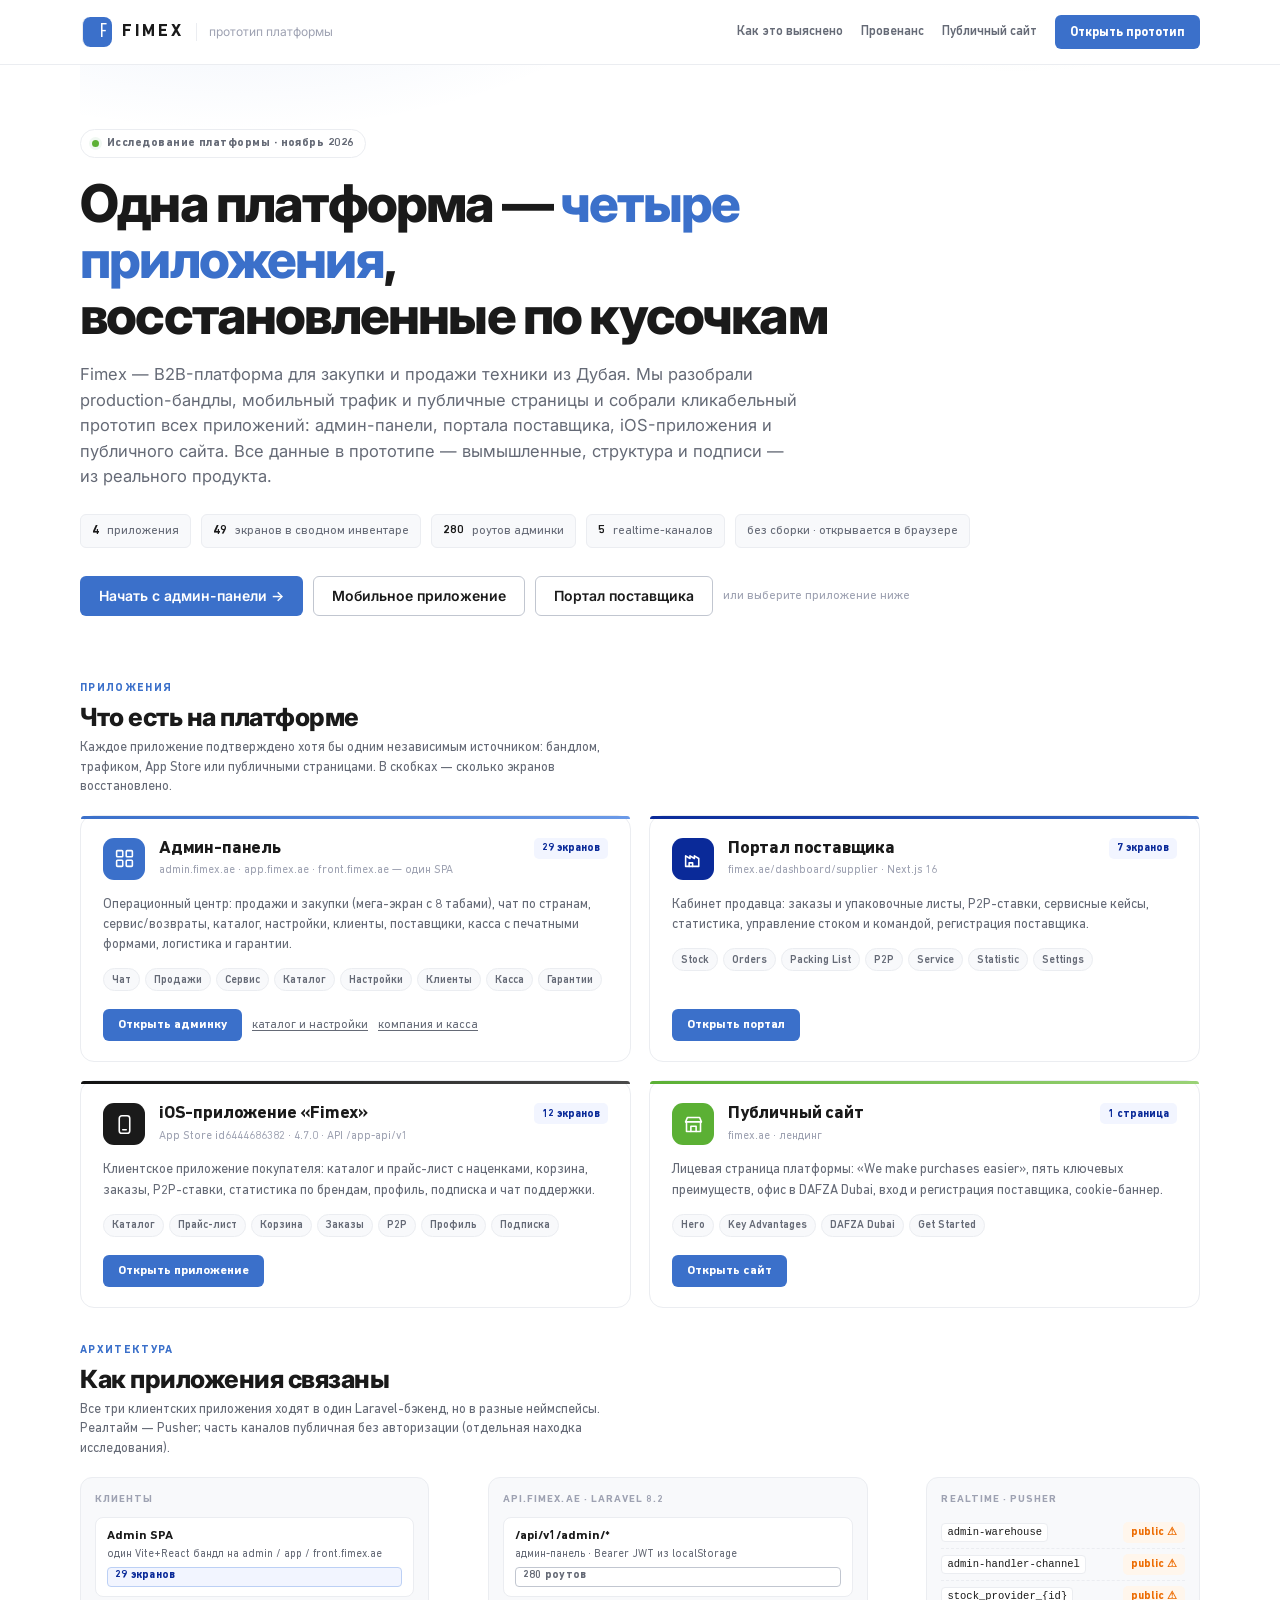
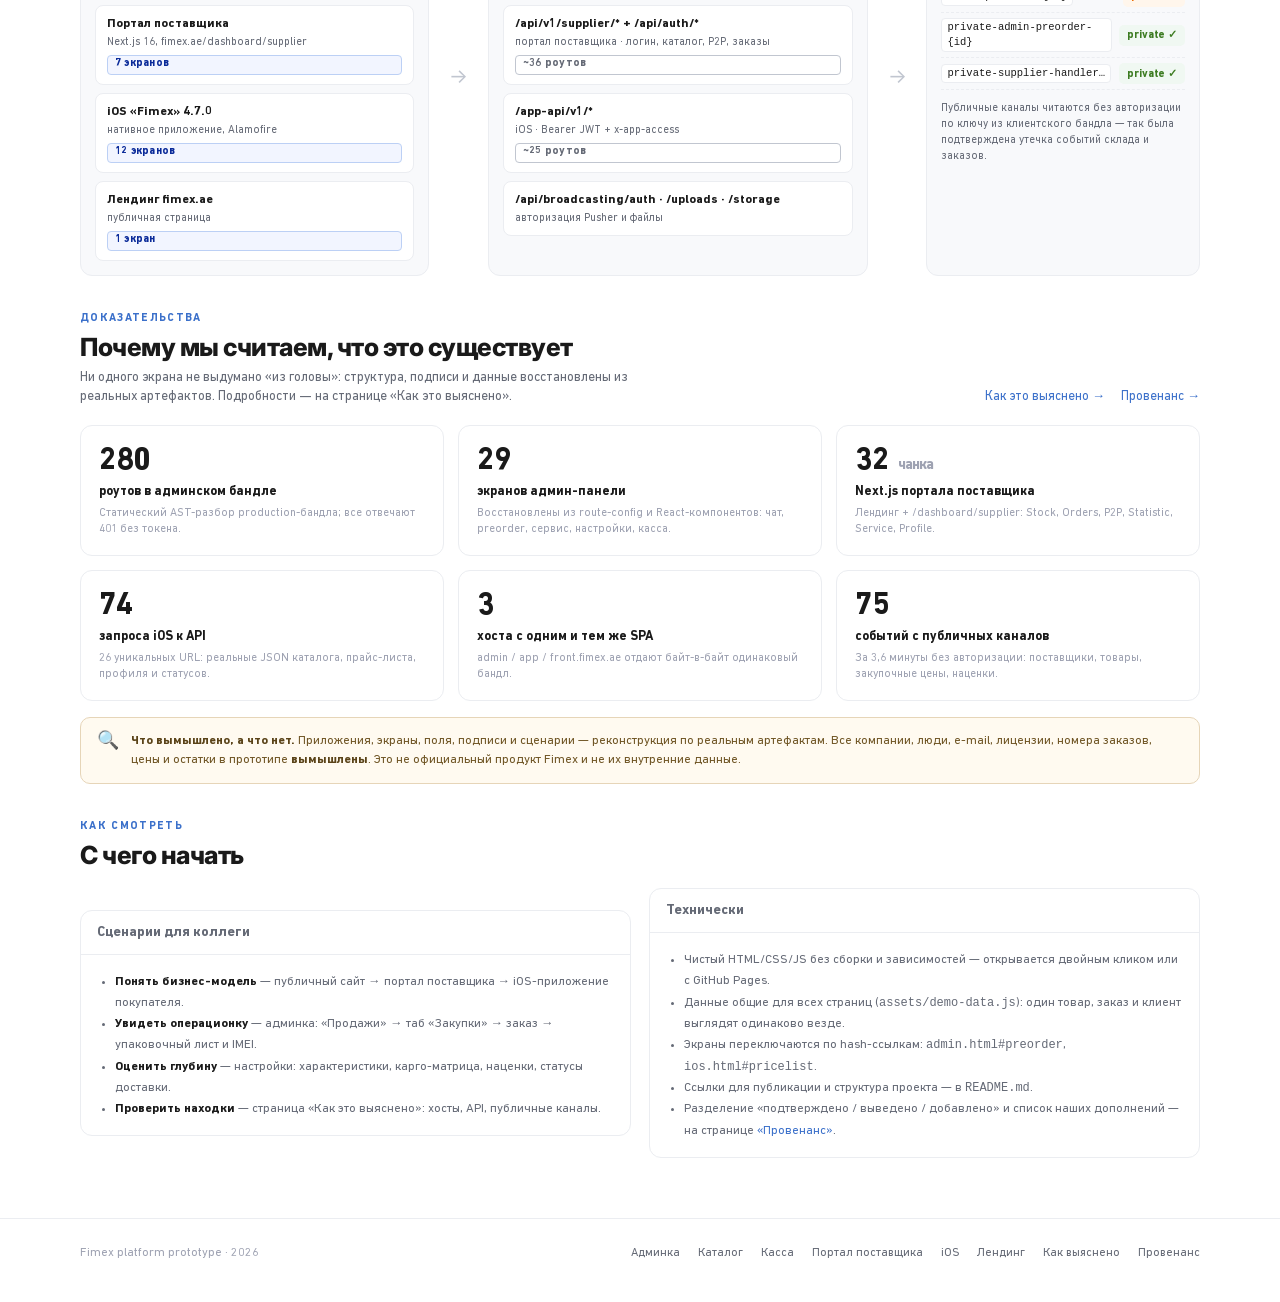
<file: index.html>
<!doctype html>
<html lang="ru">
<head>
<meta charset="utf-8">
<meta name="viewport" content="width=device-width, initial-scale=1">
<title>Fimex — карта платформы · интерактивный прототип</title>
<link rel="icon" href="assets/favicon.svg" type="image/svg+xml">
<link rel="stylesheet" href="assets/base.css">
<style>
  .ov { background: #fff; color: var(--text); font-family: var(--font-landing); }
  .ov-wrap { max-width: 1180px; margin: 0 auto; padding: 0 30px; }
  .ov-nav {
    position: sticky; top: 0; z-index: 50; background: rgba(255,255,255,.9);
    backdrop-filter: blur(10px); border-bottom: 1px solid var(--line);
  }
  .ov-nav .inner { display: flex; align-items: center; gap: 18px; height: 64px; }
  .ov-logo { display: flex; align-items: center; gap: 10px; }
  .ov-logo .mark {
    width: 30px; height: 30px; border-radius: 8px; background: var(--accent);
    display: flex; align-items: center; justify-content: center;
    color: #fff; font-family: var(--font-display); font-size: 20px; letter-spacing: .5px;
  }
  .ov-logo b { font-family: var(--font-ui); font-size: 17px; letter-spacing: .16em; font-weight: 700; }
  .ov-logo span { color: var(--muted); font-size: 12px; border-left: 1px solid var(--line); padding-left: 12px; margin-left: 2px; }
  .ov-nav .right { margin-left: auto; display: flex; align-items: center; gap: 18px; }
  .ov-nav a.navlink { color: var(--text-2); font-size: 13px; font-weight: 500; font-family: var(--font-ui); }
  .ov-nav a.navlink:hover { color: var(--text); text-decoration: none; }
  .ov-nav .btn { font-family: var(--font-ui); }

  .hero { position: relative; overflow: hidden; padding: 64px 0 34px; }
  .hero::before {
    content: ''; position: absolute; inset: -200px -10% auto -10%; height: 420px;
    background:
      radial-gradient(600px 260px at 20% 20%, rgba(59,112,202,.10), transparent 70%),
      radial-gradient(500px 240px at 78% 10%, rgba(90,176,52,.08), transparent 70%);
    pointer-events: none;
  }
  .hero .eyebrow {
    display: inline-flex; align-items: center; gap: 8px; margin-bottom: 18px;
    padding: 5px 11px; border: 1px solid var(--line); border-radius: 999px;
    background: #fff; font-family: var(--font-ui); font-size: 11.5px; font-weight: 600;
    letter-spacing: .04em; color: var(--text-2);
  }
  .hero .eyebrow .pulse { width: 7px; height: 7px; border-radius: 50%; background: var(--green); box-shadow: 0 0 0 3px var(--green-soft); }
  .hero h1 {
    font-family: var(--font-landing); font-size: clamp(32px, 4.2vw, 52px); line-height: 1.08;
    letter-spacing: -.035em; font-weight: 800; max-width: 880px;
  }
  .hero h1 em { font-style: normal; color: var(--accent); }
  .hero .lead { margin-top: 18px; max-width: 720px; font-size: 16.5px; line-height: 1.55; color: var(--text-2); }
  .hero .meta { display: flex; flex-wrap: wrap; gap: 10px; margin-top: 24px; font-family: var(--font-ui); }
  .hero .meta .fact {
    display: inline-flex; align-items: center; gap: 8px; padding: 7px 11px;
    border: 1px solid var(--line); border-radius: var(--radius-sm); background: var(--surface-2);
    font-size: 12.5px; color: var(--text-2);
  }
  .hero .meta .fact b { color: var(--text); font-weight: 600; font-variant-numeric: tabular-nums; }
  .hero .cta { display: flex; flex-wrap: wrap; gap: 10px; margin-top: 28px; }
  .hero .cta .btn { height: 40px; padding: 0 18px; font-size: 14px; }
  .hero .cta .hint { display: flex; align-items: center; color: var(--muted); font-size: 12.5px; font-family: var(--font-ui); }

  .sec { padding: 30px 0 4px; }
  .sec-head { display: flex; align-items: flex-end; justify-content: space-between; gap: 20px; margin-bottom: 18px; }
  .sec-head .kicker { font-family: var(--font-ui); font-size: 11px; font-weight: 700; letter-spacing: .12em; text-transform: uppercase; color: var(--accent); }
  .sec-head h2 { font-size: 25px; letter-spacing: -.02em; margin-top: 6px; font-family: var(--font-landing); font-weight: 800; }
  .sec-head p { color: var(--text-2); font-size: 13.5px; max-width: 560px; margin-top: 6px; font-family: var(--font-ui); }
  .sec-head .more { font-family: var(--font-ui); font-size: 13px; }

  .apps { display: grid; grid-template-columns: 1fr 1fr; gap: 18px; }
  .app-card {
    position: relative; display: flex; flex-direction: column; gap: 14px;
    padding: 22px 22px 20px; border: 1px solid var(--line); border-radius: 14px;
    background: #fff; transition: transform .16s ease, box-shadow .16s ease, border-color .16s ease;
    font-family: var(--font-ui);
  }
  .app-card { cursor: pointer; }
  .app-card:hover { transform: translateY(-2px); box-shadow: 0 16px 38px rgba(23,30,49,.10); border-color: #dbe0ea; }
  .app-card .top { display: flex; align-items: flex-start; gap: 14px; }
  .app-card .ico {
    width: 42px; height: 42px; border-radius: 11px; flex: none;
    display: flex; align-items: center; justify-content: center; color: #fff;
  }
  .app-card .ico svg { width: 21px; height: 21px; }
  .app-card .titles { min-width: 0; }
  .app-card h3 { font-size: 18px; letter-spacing: -.01em; }
  .app-card .host { font-size: 11.5px; color: var(--muted); margin-top: 3px; font-family: var(--font-ui); }
  .app-card .count { margin-left: auto; flex: none; }
  .app-card p.desc { font-size: 13.5px; color: var(--text-2); line-height: 1.5; }
  .app-card .chips { gap: 5px; }
  .app-card .chips .chip { height: 23px; font-size: 11px; padding: 0 8px; background: var(--surface-2); cursor: default; }
  .app-card .chips .chip:hover { border-color: var(--line); color: var(--text-2); }
  .app-card .go { display: flex; align-items: center; gap: 10px; margin-top: auto; padding-top: 4px; }
  .app-card .go .btn { height: 32px; font-size: 12.5px; }
  .app-card .go .sub-links { display: flex; gap: 10px; font-size: 12px; color: var(--text-2); flex-wrap: wrap; }
  .app-card .go .sub-links a { color: var(--text-2); text-decoration: underline; text-underline-offset: 2px; }
  .app-card .go .sub-links a:hover { color: var(--accent-dark); }
  .app-card .bar { position: absolute; left: 0; right: 0; top: 0; height: 3px; border-radius: 14px 14px 0 0; }

  .arch { display: grid; grid-template-columns: 1.15fr .14fr 1.25fr .14fr .9fr; gap: 8px; align-items: stretch; margin-top: 8px; }
  .arch-col { border: 1px solid var(--line); border-radius: 12px; background: var(--surface-2); padding: 14px; font-family: var(--font-ui); }
  .arch-col .ac-title { font-size: 10.5px; font-weight: 700; letter-spacing: .1em; text-transform: uppercase; color: var(--muted); margin-bottom: 10px; }
  .arch-box { background: #fff; border: 1px solid var(--line); border-radius: 8px; padding: 9px 11px; margin-bottom: 8px; }
  .arch-box:last-child { margin-bottom: 0; }
  .arch-box b { display: block; font-size: 12.5px; font-weight: 600; }
  .arch-box span { display: block; font-size: 11px; color: var(--text-2); margin-top: 2px; line-height: 1.35; }
  .arch-box .tag { margin-top: 5px; }
  .arch-arrow { display: flex; align-items: center; justify-content: center; color: var(--line-strong); font-size: 20px; }
  .chan { display: flex; align-items: center; gap: 7px; padding: 5px 0; border-bottom: 1px dashed var(--line); font-size: 11.5px; }
  .chan:last-child { border-bottom: 0; }
  .chan code { font-size: 10.5px; color: var(--text); background: #fff; border: 1px solid var(--line); padding: 1px 5px; border-radius: 4px; overflow: hidden; text-overflow: ellipsis; }
  .chan .badge { margin-left: auto; flex: none; }

  .stats { display: grid; grid-template-columns: repeat(3, 1fr); gap: 14px; }
  .stat {
    border: 1px solid var(--line); border-radius: 12px; background: #fff; padding: 18px;
    font-family: var(--font-ui);
  }
  .stat .n { font-size: 32px; font-weight: 700; letter-spacing: -.03em; font-variant-numeric: tabular-nums; line-height: 1; }
  .stat .n small { font-size: 15px; font-weight: 600; color: var(--muted); margin-left: 2px; }
  .stat .t { margin-top: 7px; font-size: 13px; font-weight: 600; }
  .stat .s { margin-top: 3px; font-size: 11.5px; color: var(--muted); line-height: 1.4; }
  .evidence-note {
    display: flex; gap: 12px; align-items: flex-start; margin-top: 16px; padding: 14px 16px;
    border: 1px solid #e6d5b8; border-radius: 10px; background: #fffaf0; color: #6f5524;
    font-family: var(--font-ui); font-size: 12.5px; line-height: 1.5;
  }
  .evidence-note b { color: #5a4318; }

  .legend {
    display: grid; grid-template-columns: 1fr 1fr; gap: 18px; margin-top: 18px;
    font-family: var(--font-ui);
  }
  .legend .card { border-radius: 12px; }
  .legend h4 { font-size: 13px; margin-bottom: 8px; }
  .legend ul { margin: 0; padding-left: 18px; color: var(--text-2); font-size: 12.5px; line-height: 1.7; }
  .legend li b { color: var(--text); font-weight: 600; }

  .ov-footer { margin-top: 56px; border-top: 1px solid var(--line); padding: 26px 0 40px; font-family: var(--font-ui); }
  .ov-footer .inner { display: flex; flex-wrap: wrap; align-items: center; gap: 18px; color: var(--muted); font-size: 12px; }
  .ov-footer a { color: var(--text-2); }
  .ov-footer .spacer { flex: 1; }

  @media (max-width: 1020px) {
    .apps { grid-template-columns: 1fr; }
    .stats { grid-template-columns: 1fr 1fr; }
    .arch { grid-template-columns: 1fr; }
    .arch-arrow { transform: rotate(90deg); padding: 2px 0; }
    .legend { grid-template-columns: 1fr; }
  }
  @media (max-width: 620px) {
    .ov-wrap { padding: 0 18px; }
    .stats { grid-template-columns: 1fr; }
    .ov-nav .right .navlink { display: none; }
  }
</style>
</head>
<body class="ov">
<header class="ov-nav">
  <div class="ov-wrap inner">
    <a class="ov-logo" href="index.html" style="text-decoration:none;color:inherit">
      <span class="mark">F</span>
      <b>FIMEX</b>
      <span>прототип платформы</span>
    </a>
    <div class="right">
      <a class="navlink" href="about.html">Как это выяснено</a>
      <a class="navlink" href="provenance.html">Провенанс</a>
      <a class="navlink" href="landing.html">Публичный сайт</a>
      <a class="btn btn-primary" href="admin.html#preorder">Открыть прототип</a>
    </div>
  </div>
</header>

<main class="ov-wrap">
  <section class="hero">
    <div class="eyebrow"><span class="pulse"></span> Исследование платформы · ноябрь 2026</div>
    <h1>Одна платформа — <em>четыре приложения</em>,<br>восстановленные по кусочкам</h1>
    <p class="lead">
      Fimex — B2B-платформа для закупки и продажи техники из Дубая. Мы разобрали production-бандлы,
      мобильный трафик и публичные страницы и собрали кликабельный прототип всех приложений:
      админ-панели, портала поставщика, iOS-приложения и публичного сайта. Все данные в прототипе —
      вымышленные, структура и подписи — из реального продукта.
    </p>
    <div class="meta">
      <span class="fact"><b>4</b> приложения</span>
      <span class="fact"><b>49</b> экранов в сводном инвентаре</span>
      <span class="fact"><b>280</b> роутов админки</span>
      <span class="fact"><b>5</b> realtime-каналов</span>
      <span class="fact">без сборки · открывается в браузере</span>
    </div>
    <div class="cta">
      <a class="btn btn-primary btn-lg" href="admin.html#preorder">Начать с админ-панели →</a>
      <a class="btn btn-default btn-lg" href="ios.html">Мобильное приложение</a>
      <a class="btn btn-default btn-lg" href="supplier.html">Портал поставщика</a>
      <span class="hint">или выберите приложение ниже</span>
    </div>
  </section>

  <section class="sec">
    <div class="sec-head">
      <div>
        <div class="kicker">Приложения</div>
        <h2>Что есть на платформе</h2>
        <p>Каждое приложение подтверждено хотя бы одним независимым источником: бандлом, трафиком,
          App Store или публичными страницами. В скобках — сколько экранов восстановлено.</p>
      </div>
    </div>

    <div class="apps">
      <div class="app-card" data-href="admin.html#preorder">
        <span class="bar" style="background:linear-gradient(90deg,#3b70ca,#6b9ae8)"></span>
        <div class="top">
          <span class="ico" style="background:#3b70ca">
            <svg viewBox="0 0 24 24" fill="none" stroke="currentColor" stroke-width="1.8" stroke-linecap="round" stroke-linejoin="round"><rect x="3" y="3" width="7" height="7" rx="1"/><rect x="14" y="3" width="7" height="7" rx="1"/><rect x="3" y="14" width="7" height="7" rx="1"/><rect x="14" y="14" width="7" height="7" rx="1"/></svg>
          </span>
          <div class="titles">
            <h3>Админ-панель</h3>
            <div class="host">admin.fimex.ae · app.fimex.ae · front.fimex.ae — один SPA</div>
          </div>
          <span class="badge badge-blue count">29 экранов</span>
        </div>
        <p class="desc">Операционный центр: продажи и закупки (мега-экран с 8 табами), чат по странам,
          сервис/возвраты, каталог, настройки, клиенты, поставщики, касса с печатными формами, логистика и гарантии.</p>
        <div class="chips">
          <span class="chip">Чат</span><span class="chip">Продажи</span><span class="chip">Сервис</span>
          <span class="chip">Каталог</span><span class="chip">Настройки</span><span class="chip">Клиенты</span>
          <span class="chip">Касса</span><span class="chip">Гарантии</span>
        </div>
        <div class="go">
          <a class="btn btn-primary" href="admin.html#preorder">Открыть админку</a>
          <span class="sub-links">
            <a href="admin-catalog.html#chars-settings">каталог и настройки</a>
            <a href="admin-company.html#countries">компания и касса</a>
          </span>
        </div>
      </div>

      <div class="app-card" data-href="supplier.html">
        <span class="bar" style="background:linear-gradient(90deg,#0a2a99,#3b70ca)"></span>
        <div class="top">
          <span class="ico" style="background:#0a2a99">
            <svg viewBox="0 0 24 24" fill="none" stroke="currentColor" stroke-width="1.8" stroke-linecap="round" stroke-linejoin="round"><path d="M3 21V9l5 3V9l5 3V9l5 3v9H3Z"/><path d="M7 21v-4h4v4"/></svg>
          </span>
          <div class="titles">
            <h3>Портал поставщика</h3>
            <div class="host">fimex.ae/dashboard/supplier · Next.js 16</div>
          </div>
          <span class="badge badge-blue count">7 экранов</span>
        </div>
        <p class="desc">Кабинет продавца: заказы и упаковочные листы, P2P-ставки, сервисные кейсы,
          статистика, управление стоком и командой, регистрация поставщика.</p>
        <div class="chips">
          <span class="chip">Stock</span><span class="chip">Orders</span><span class="chip">Packing List</span>
          <span class="chip">P2P</span><span class="chip">Service</span><span class="chip">Statistic</span>
          <span class="chip">Settings</span>
        </div>
        <div class="go">
          <a class="btn btn-primary" href="supplier.html">Открыть портал</a>
        </div>
      </div>

      <div class="app-card" data-href="ios.html">
        <span class="bar" style="background:linear-gradient(90deg,#111,#4a4a4a)"></span>
        <div class="top">
          <span class="ico" style="background:#1a1a1a">
            <svg viewBox="0 0 24 24" fill="none" stroke="currentColor" stroke-width="1.8" stroke-linecap="round" stroke-linejoin="round"><rect x="6" y="2" width="12" height="20" rx="3"/><path d="M10 18h4"/></svg>
          </span>
          <div class="titles">
            <h3>iOS-приложение «Fimex»</h3>
            <div class="host">App Store id6444686382 · 4.7.0 · API /app-api/v1</div>
          </div>
          <span class="badge badge-blue count">12 экранов</span>
        </div>
        <p class="desc">Клиентское приложение покупателя: каталог и прайс-лист с наценками, корзина,
          заказы, P2P-ставки, статистика по брендам, профиль, подписка и чат поддержки.</p>
        <div class="chips">
          <span class="chip">Каталог</span><span class="chip">Прайс-лист</span><span class="chip">Корзина</span>
          <span class="chip">Заказы</span><span class="chip">P2P</span><span class="chip">Профиль</span>
          <span class="chip">Подписка</span>
        </div>
        <div class="go">
          <a class="btn btn-primary" href="ios.html">Открыть приложение</a>
        </div>
      </div>

      <div class="app-card" data-href="landing.html">
        <span class="bar" style="background:linear-gradient(90deg,#5bb034,#9ad276)"></span>
        <div class="top">
          <span class="ico" style="background:#5bb034">
            <svg viewBox="0 0 24 24" fill="none" stroke="currentColor" stroke-width="1.8" stroke-linecap="round" stroke-linejoin="round"><path d="M3 9 5 4h14l2 5M4 9v11h16V9"/><path d="M9 20v-6h6v6M3 9h18"/></svg>
          </span>
          <div class="titles">
            <h3>Публичный сайт</h3>
            <div class="host">fimex.ae · лендинг</div>
          </div>
          <span class="badge badge-blue count">1 страница</span>
        </div>
        <p class="desc">Лицевая страница платформы: «We make purchases easier», пять ключевых
          преимуществ, офис в DAFZA Dubai, вход и регистрация поставщика, cookie-баннер.</p>
        <div class="chips">
          <span class="chip">Hero</span><span class="chip">Key Advantages</span>
          <span class="chip">DAFZA Dubai</span><span class="chip">Get Started</span>
        </div>
        <div class="go">
          <a class="btn btn-primary" href="landing.html">Открыть сайт</a>
        </div>
      </div>
    </div>
  </section>

  <section class="sec">
    <div class="sec-head">
      <div>
        <div class="kicker">Архитектура</div>
        <h2>Как приложения связаны</h2>
        <p>Все три клиентских приложения ходят в один Laravel-бэкенд, но в разные неймспейсы.
          Реалтайм — Pusher; часть каналов публичная без авторизации (отдельная находка исследования).</p>
      </div>
    </div>
    <div class="arch">
      <div class="arch-col">
        <div class="ac-title">Клиенты</div>
        <div class="arch-box"><b>Admin SPA</b><span>один Vite+React бандл на admin / app / front.fimex.ae</span><span class="tag blue">29 экранов</span></div>
        <div class="arch-box"><b>Портал поставщика</b><span>Next.js 16, fimex.ae/dashboard/supplier</span><span class="tag blue">7 экранов</span></div>
        <div class="arch-box"><b>iOS «Fimex» 4.7.0</b><span>нативное приложение, Alamofire</span><span class="tag blue">12 экранов</span></div>
        <div class="arch-box"><b>Лендинг fimex.ae</b><span>публичная страница</span><span class="tag blue">1 экран</span></div>
      </div>
      <div class="arch-arrow">→</div>
      <div class="arch-col">
        <div class="ac-title">api.fimex.ae · Laravel 8.2</div>
        <div class="arch-box"><b>/api/v1/admin/*</b><span>админ-панель · Bearer JWT из localStorage</span><span class="tag">280 роутов</span></div>
        <div class="arch-box"><b>/api/v1/supplier/* + /api/auth/*</b><span>портал поставщика · логин, каталог, P2P, заказы</span><span class="tag">~36 роутов</span></div>
        <div class="arch-box"><b>/app-api/v1/*</b><span>iOS · Bearer JWT + x-app-access</span><span class="tag">~25 роутов</span></div>
        <div class="arch-box"><b>/api/broadcasting/auth · /uploads · /storage</b><span>авторизация Pusher и файлы</span></div>
      </div>
      <div class="arch-arrow">→</div>
      <div class="arch-col">
        <div class="ac-title">Realtime · Pusher</div>
        <div class="chan"><code>admin-warehouse</code><span class="badge badge-orange">public ⚠</span></div>
        <div class="chan"><code>admin-handler-channel</code><span class="badge badge-orange">public ⚠</span></div>
        <div class="chan"><code>stock_provider_{id}</code><span class="badge badge-orange">public ⚠</span></div>
        <div class="chan"><code>private-admin-preorder-{id}</code><span class="badge badge-green">private ✓</span></div>
        <div class="chan"><code>private-supplier-handler…</code><span class="badge badge-green">private ✓</span></div>
        <div style="margin-top:10px;font-size:11px;color:var(--text-2);line-height:1.45">
          Публичные каналы читаются без авторизации по ключу из клиентского бандла — так была
          подтверждена утечка событий склада и заказов.
        </div>
      </div>
    </div>
  </section>

  <section class="sec">
    <div class="sec-head">
      <div>
        <div class="kicker">Доказательства</div>
        <h2>Почему мы считаем, что это существует</h2>
        <p>Ни одного экрана не выдумано «из головы»: структура, подписи и данные восстановлены
          из реальных артефактов. Подробности — на странице «Как это выяснено».</p>
      </div>
      <span style="display:flex;gap:16px"><a class="more" href="about.html">Как это выяснено →</a><a class="more" href="provenance.html">Провенанс →</a></span>
    </div>
    <div class="stats">
      <div class="stat">
        <div class="n">280</div>
        <div class="t">роутов в админском бандле</div>
        <div class="s">Статический AST-разбор production-бандла; все отвечают 401 без токена.</div>
      </div>
      <div class="stat">
        <div class="n">29</div>
        <div class="t">экранов админ-панели</div>
        <div class="s">Восстановлены из route-config и React-компонентов: чат, preorder, сервис, настройки, касса.</div>
      </div>
      <div class="stat">
        <div class="n">32 <small>чанка</small></div>
        <div class="t">Next.js портала поставщика</div>
        <div class="s">Лендинг + /dashboard/supplier: Stock, Orders, P2P, Statistic, Service, Profile.</div>
      </div>
      <div class="stat">
        <div class="n">74</div>
        <div class="t">запроса iOS к API</div>
        <div class="s">26 уникальных URL: реальные JSON каталога, прайс-листа, профиля и статусов.</div>
      </div>
      <div class="stat">
        <div class="n">3</div>
        <div class="t">хоста с одним и тем же SPA</div>
        <div class="s">admin / app / front.fimex.ae отдают байт-в-байт одинаковый бандл.</div>
      </div>
      <div class="stat">
        <div class="n">75</div>
        <div class="t">событий с публичных каналов</div>
        <div class="s">За 3,6 минуты без авторизации: поставщики, товары, закупочные цены, наценки.</div>
      </div>
    </div>
    <div class="evidence-note">
      <span style="font-size:18px;line-height:1">🔍</span>
      <div><b>Что вымышлено, а что нет.</b> Приложения, экраны, поля, подписи и сценарии —
      реконструкция по реальным артефактам. Все компании, люди, e-mail, лицензии, номера заказов,
      цены и остатки в прототипе <b>вымышлены</b>. Это не официальный продукт Fimex
      и не их внутренние данные.</div>
    </div>
  </section>

  <section class="sec">
    <div class="sec-head">
      <div>
        <div class="kicker">Как смотреть</div>
        <h2>С чего начать</h2>
      </div>
    </div>
    <div class="legend">
      <div class="card">
        <div class="card-head"><h3>Сценарии для коллеги</h3></div>
        <div class="card-body">
          <ul>
            <li><b>Понять бизнес-модель</b> — публичный сайт → портал поставщика → iOS-приложение покупателя.</li>
            <li><b>Увидеть операционку</b> — админка: «Продажи» → таб «Закупки» → заказ → упаковочный лист и IMEI.</li>
            <li><b>Оценить глубину</b> — настройки: характеристики, карго-матрица, наценки, статусы доставки.</li>
            <li><b>Проверить находки</b> — страница «Как это выяснено»: хосты, API, публичные каналы.</li>
          </ul>
        </div>
      </div>
      <div class="card">
        <div class="card-head"><h3>Технически</h3></div>
        <div class="card-body">
          <ul>
            <li>Чистый HTML/CSS/JS без сборки и зависимостей — открывается двойным кликом или с GitHub Pages.</li>
            <li>Данные общие для всех страниц (<span class="mono">assets/demo-data.js</span>): один товар, заказ и клиент выглядят одинаково везде.</li>
            <li>Экраны переключаются по hash-ссылкам: <span class="mono">admin.html#preorder</span>, <span class="mono">ios.html#pricelist</span>.</li>
            <li>Ссылки для публикации и структура проекта — в <span class="mono">README.md</span>.</li>
            <li>Разделение «подтверждено / выведено / добавлено» и список наших дополнений — на странице <a href="provenance.html">«Провенанс»</a>.</li>
          </ul>
        </div>
      </div>
    </div>
  </section>
</main>

<footer class="ov-footer">
  <div class="ov-wrap inner">
    <span>Fimex platform prototype · 2026</span>
    <span class="spacer"></span>
    <a href="admin.html#preorder">Админка</a>
    <a href="admin-catalog.html#chars-settings">Каталог</a>
    <a href="admin-company.html#payment">Касса</a>
    <a href="supplier.html">Портал поставщика</a>
    <a href="ios.html">iOS</a>
    <a href="landing.html">Лендинг</a>
    <a href="about.html">Как выяснено</a>
    <a href="provenance.html">Провенанс</a>
  </div>
</footer>
<script>
  document.querySelectorAll('.app-card[data-href]').forEach(function (card) {
    card.addEventListener('click', function (e) {
      if (e.target.closest('a')) return;
      location.href = card.getAttribute('data-href');
    });
  });
</script>
</body>
</html>
</file>
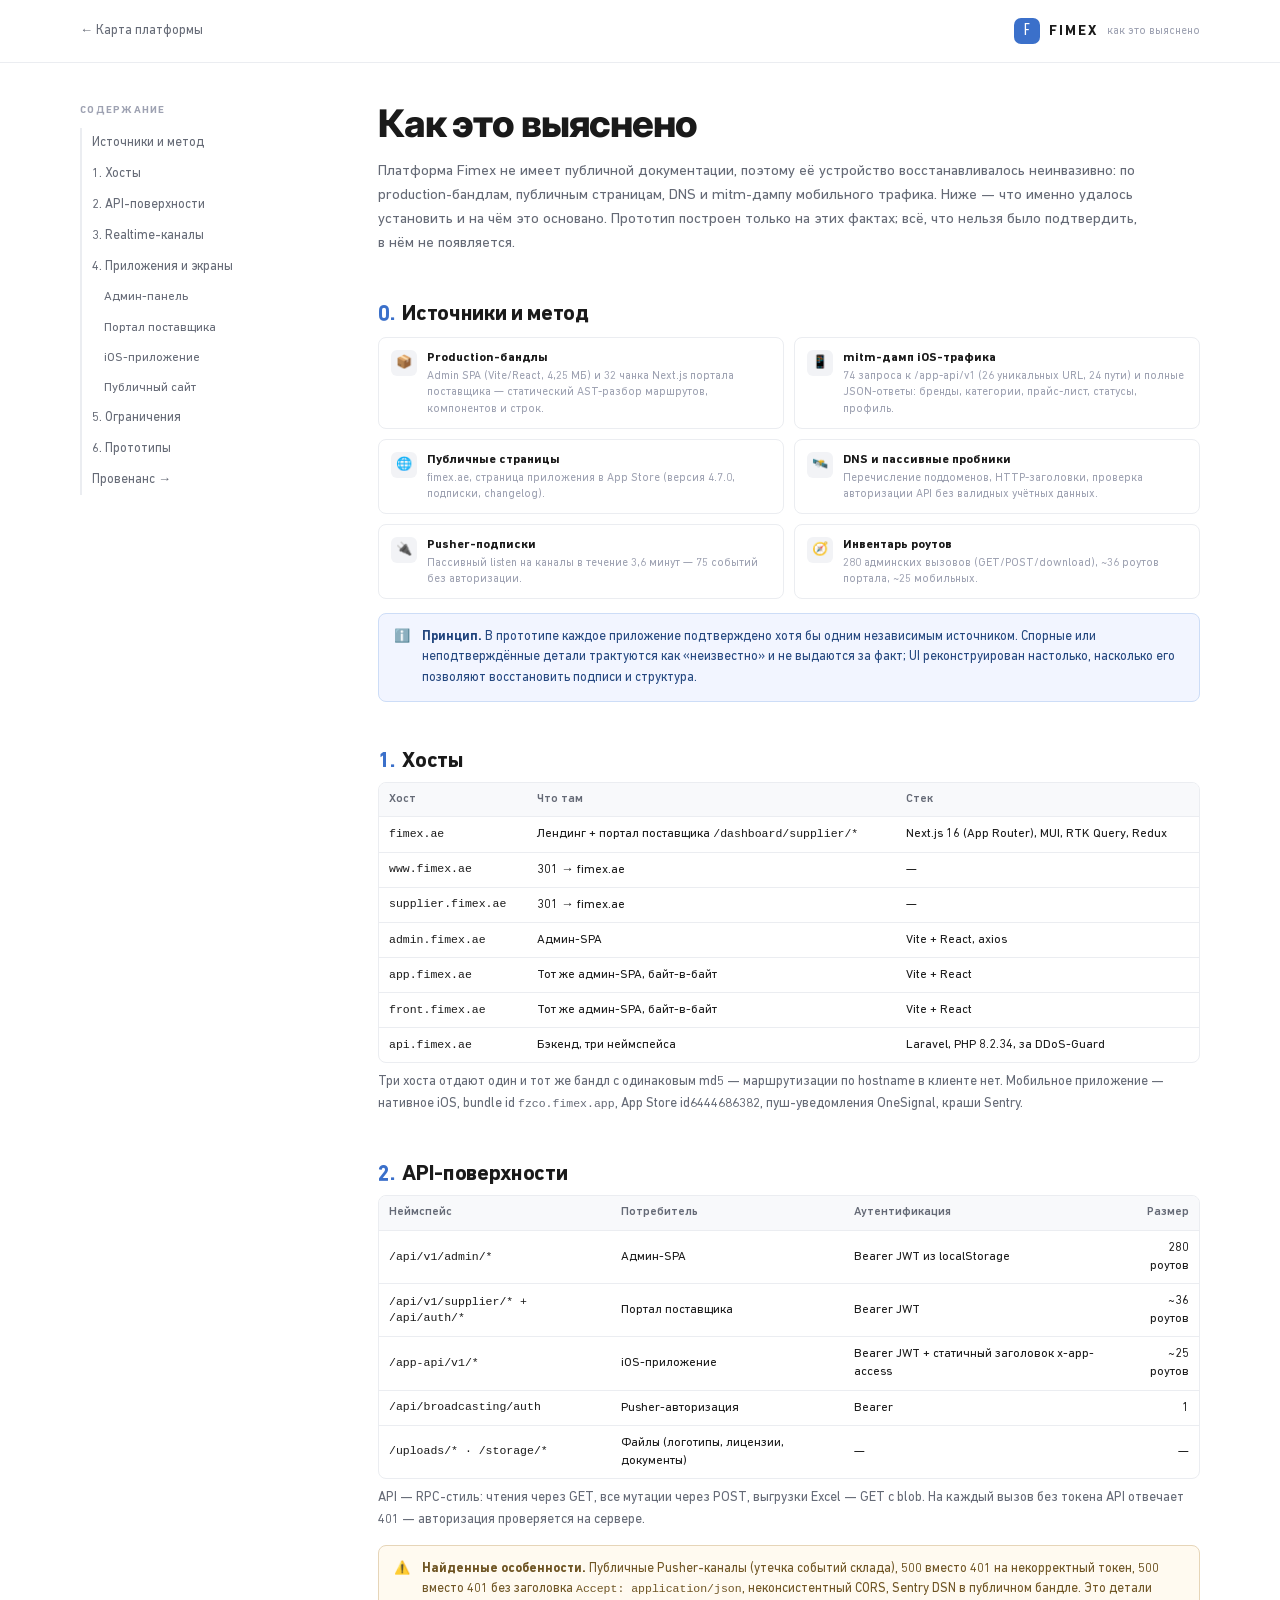
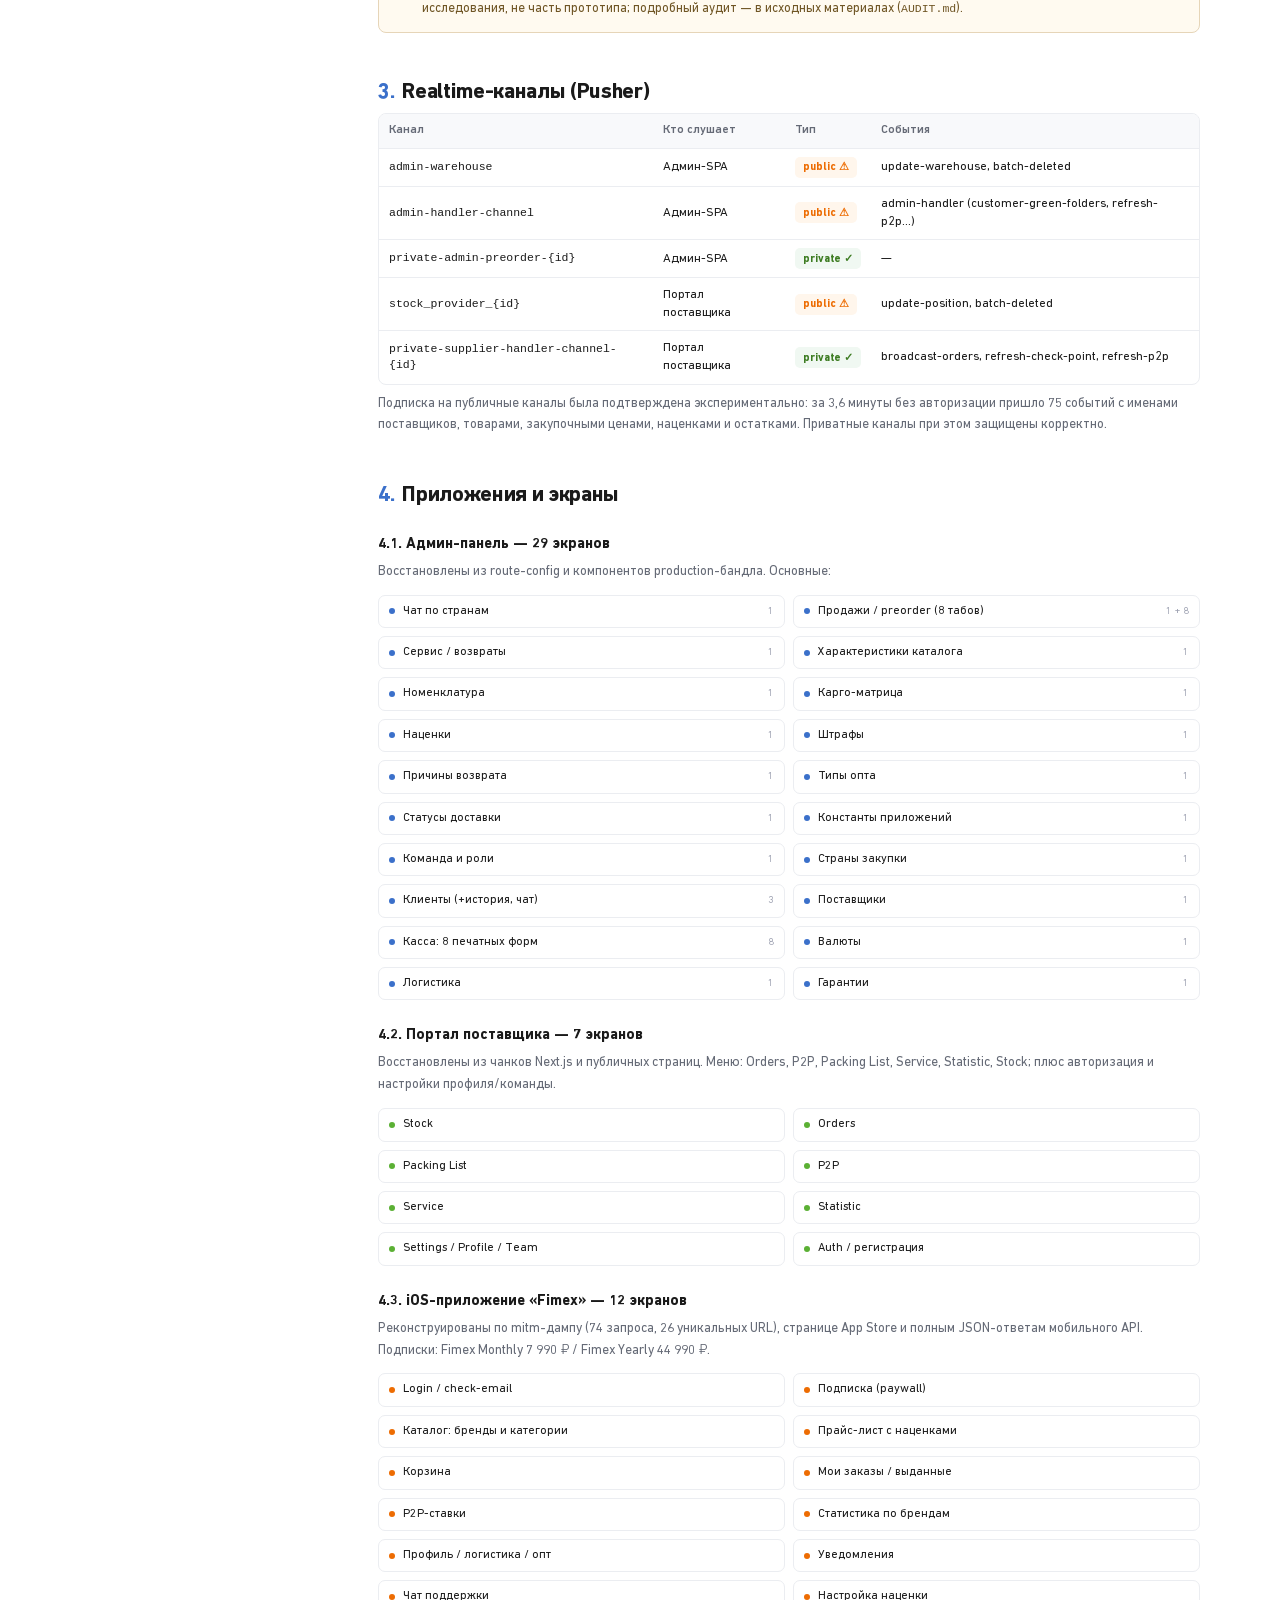
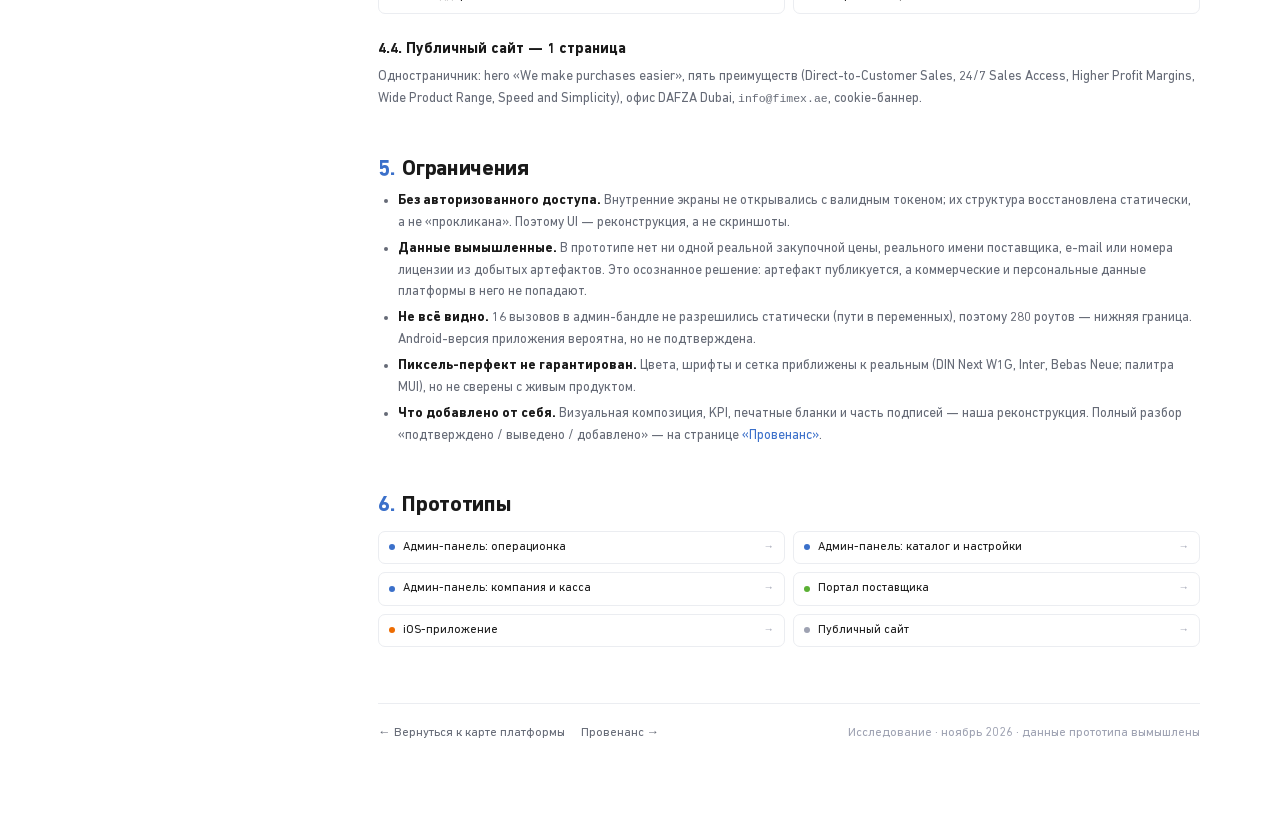
<file: about.html>
<!doctype html>
<html lang="ru">
<head>
<meta charset="utf-8">
<meta name="viewport" content="width=device-width, initial-scale=1">
<title>Fimex — как это выяснено · интерактивный прототип</title>
<link rel="icon" href="assets/favicon.svg" type="image/svg+xml">
<link rel="stylesheet" href="assets/base.css">
<style>
  .doc { background: #fff; }
  .doc .top {
    border-bottom: 1px solid var(--line); background: #fff; position: sticky; top: 0; z-index: 30;
  }
  .doc .top .inner { max-width: 1180px; margin: 0 auto; padding: 0 30px; height: 62px; display: flex; align-items: center; gap: 16px; }
  .doc .top .inner a.back { font-size: 13px; color: var(--text-2); font-family: var(--font-ui); }
  .doc .top .inner a.back:hover { color: var(--text); }
  .doc .top .inner .sp { flex: 1; }
  .doc .top .inner .brand { display: flex; align-items: center; gap: 9px; font-family: var(--font-ui); }
  .doc .top .inner .brand .mark { width: 26px; height: 26px; border-radius: 7px; background: var(--accent); color: #fff; display: flex; align-items: center; justify-content: center; font-family: var(--font-display); font-size: 17px; }
  .doc .top .inner .brand b { font-size: 14px; letter-spacing: .15em; }
  .doc .top .inner .brand span { color: var(--muted); font-size: 11.5px; }
  .doc-wrap { max-width: 1180px; margin: 0 auto; padding: 40px 30px 80px; display: grid; grid-template-columns: 250px minmax(0,1fr); gap: 48px; }
  .toc { position: sticky; top: 92px; align-self: start; font-family: var(--font-ui); }
  .toc .t { font-size: 10.5px; font-weight: 700; letter-spacing: .12em; text-transform: uppercase; color: var(--muted); margin-bottom: 10px; }
  .toc a { display: block; padding: 6px 10px; border-left: 2px solid var(--line); color: var(--text-2); font-size: 13px; }
  .toc a:hover { color: var(--text); text-decoration: none; border-color: var(--accent); background: var(--surface-2); }
  .toc .sub a { padding-left: 22px; font-size: 12.5px; }
  .body-doc { font-family: var(--font-ui); min-width: 0; }
  .body-doc h1 { font-family: var(--font-landing); font-size: 38px; font-weight: 800; letter-spacing: -.03em; line-height: 1.1; }
  .body-doc .lead { margin-top: 14px; color: var(--text-2); font-size: 15px; line-height: 1.6; max-width: 760px; }
  .body-doc h2 { font-size: 22px; margin: 46px 0 8px; letter-spacing: -.015em; scroll-margin-top: 90px; }
  .body-doc h2 .num { color: var(--accent); font-variant-numeric: tabular-nums; margin-right: 8px; }
  .body-doc h3 { font-size: 15px; margin: 26px 0 8px; }
  .body-doc p { font-size: 13.5px; line-height: 1.62; color: var(--text-2); margin: 8px 0; }
  .body-doc p b, .body-doc li b { color: var(--text); }
  .body-doc ul { margin: 8px 0; padding-left: 20px; font-size: 13.5px; line-height: 1.62; color: var(--text-2); }
  .body-doc li { margin: 4px 0; }
  .body-doc .table { font-size: 12.5px; }
  .body-doc .table thead th { padding: 8px 10px; }
  .body-doc .table tbody td { padding: 8px 10px; }
  .body-doc .mono { font-size: 11.5px; }
  .callout {
    display: flex; gap: 12px; padding: 13px 15px; border: 1px solid var(--line); border-radius: var(--radius);
    background: var(--surface-2); font-size: 13px; color: var(--text-2); margin: 14px 0; line-height: 1.55;
  }
  .callout.warn { border-color: #e6d5b8; background: #fffaf0; color: #6f5524; }
  .callout.info { border-color: #cdddf7; background: var(--accent-soft); color: #24477f; }
  .callout b { color: inherit; }
  .screens-grid { display: grid; grid-template-columns: 1fr 1fr; gap: 8px; margin-top: 12px; }
  .screen-pill { display: flex; align-items: center; gap: 8px; padding: 7px 10px; border: 1px solid var(--line); border-radius: 7px; font-size: 12px; background: #fff; }
  .screen-pill .dot { width: 6px; height: 6px; }
  .screen-pill .n { color: var(--muted); font-size: 10.5px; margin-left: auto; font-variant-numeric: tabular-nums; }
  .src-list { display: grid; grid-template-columns: 1fr 1fr; gap: 10px; margin-top: 10px; }
  .src { display: flex; gap: 10px; align-items: flex-start; padding: 11px 12px; border: 1px solid var(--line); border-radius: 8px; background: #fff; }
  .src .i { width: 26px; height: 26px; border-radius: 6px; background: var(--surface-3); display: flex; align-items: center; justify-content: center; font-size: 13px; flex: none; }
  .src b { display: block; font-size: 12.5px; }
  .src span { display: block; font-size: 11.5px; color: var(--muted); margin-top: 1px; line-height: 1.4; }
  .doc-footer { margin-top: 56px; padding-top: 20px; border-top: 1px solid var(--line); display: flex; flex-wrap: wrap; gap: 16px; font-size: 12.5px; color: var(--muted); align-items: center; }
  .doc-footer a { color: var(--text-2); }
  @media (max-width: 900px) { .doc-wrap { grid-template-columns: 1fr; gap: 24px; } .toc { display: none; } .screens-grid, .src-list { grid-template-columns: 1fr; } }
</style>
</head>
<body class="doc">
<header class="top">
  <div class="inner">
    <a class="back" href="index.html">← Карта платформы</a>
    <span class="sp"></span>
    <span class="brand"><span class="mark">F</span><b>FIMEX</b><span>как это выяснено</span></span>
  </div>
</header>

<div class="doc-wrap">
  <nav class="toc">
    <div class="t">Содержание</div>
    <a href="#sources">Источники и метод</a>
    <a href="#hosts">1. Хосты</a>
    <a href="#api">2. API-поверхности</a>
    <a href="#realtime">3. Realtime-каналы</a>
    <a href="#apps">4. Приложения и экраны</a>
    <div class="sub">
      <a href="#admin">Админ-панель</a>
      <a href="#supplier">Портал поставщика</a>
      <a href="#ios">iOS-приложение</a>
      <a href="#landing">Публичный сайт</a>
    </div>
    <a href="#limits">5. Ограничения</a>
    <a href="#links">6. Прототипы</a>
    <a href="provenance.html">Провенанс →</a>
  </nav>

  <main class="body-doc">
    <h1>Как это выяснено</h1>
    <p class="lead">
      Платформа Fimex не имеет публичной документации, поэтому её устройство восстанавливалось
      неинвазивно: по production-бандлам, публичным страницам, DNS и mitm-дампу мобильного трафика.
      Ниже — что именно удалось установить и на чём это основано. Прототип построен только на этих
      фактах; всё, что нельзя было подтвердить, в нём не появляется.
    </p>

    <section id="sources">
      <h2><span class="num">0.</span>Источники и метод</h2>
      <div class="src-list">
        <div class="src"><span class="i">📦</span><div><b>Production-бандлы</b><span>Admin SPA (Vite/React, 4,25 МБ) и 32 чанка Next.js портала поставщика — статический AST-разбор маршрутов, компонентов и строк.</span></div></div>
        <div class="src"><span class="i">📱</span><div><b>mitm-дамп iOS-трафика</b><span>74 запроса к /app-api/v1 (26 уникальных URL, 24 пути) и полные JSON-ответы: бренды, категории, прайс-лист, статусы, профиль.</span></div></div>
        <div class="src"><span class="i">🌐</span><div><b>Публичные страницы</b><span>fimex.ae, страница приложения в App Store (версия 4.7.0, подписки, changelog).</span></div></div>
        <div class="src"><span class="i">🛰️</span><div><b>DNS и пассивные пробники</b><span>Перечисление поддоменов, HTTP-заголовки, проверка авторизации API без валидных учётных данных.</span></div></div>
        <div class="src"><span class="i">🔌</span><div><b>Pusher-подписки</b><span>Пассивный listen на каналы в течение 3,6 минут — 75 событий без авторизации.</span></div></div>
        <div class="src"><span class="i">🧭</span><div><b>Инвентарь роутов</b><span>280 админских вызовов (GET/POST/download), ~36 роутов портала, ~25 мобильных.</span></div></div>
      </div>
      <div class="callout info">
        <span>ℹ️</span>
        <div><b>Принцип.</b> В прототипе каждое приложение подтверждено хотя бы одним независимым
        источником. Спорные или неподтверждённые детали трактуются как «неизвестно» и не выдаются
        за факт; UI реконструирован настолько, насколько его позволяют восстановить подписи и структура.</div>
      </div>
    </section>

    <section id="hosts">
      <h2><span class="num">1.</span>Хосты</h2>
      <div class="table-wrap">
        <table class="table">
          <thead><tr><th>Хост</th><th>Что там</th><th>Стек</th></tr></thead>
          <tbody>
            <tr><td class="mono">fimex.ae</td><td>Лендинг + портал поставщика <span class="mono">/dashboard/supplier/*</span></td><td>Next.js 16 (App Router), MUI, RTK Query, Redux</td></tr>
            <tr><td class="mono">www.fimex.ae</td><td>301 → fimex.ae</td><td>—</td></tr>
            <tr><td class="mono">supplier.fimex.ae</td><td>301 → fimex.ae</td><td>—</td></tr>
            <tr><td class="mono">admin.fimex.ae</td><td>Админ-SPA</td><td>Vite + React, axios</td></tr>
            <tr><td class="mono">app.fimex.ae</td><td>Тот же админ-SPA, байт-в-байт</td><td>Vite + React</td></tr>
            <tr><td class="mono">front.fimex.ae</td><td>Тот же админ-SPA, байт-в-байт</td><td>Vite + React</td></tr>
            <tr><td class="mono">api.fimex.ae</td><td>Бэкенд, три неймспейса</td><td>Laravel, PHP 8.2.34, за DDoS-Guard</td></tr>
          </tbody>
        </table>
      </div>
      <p>Три хоста отдают один и тот же бандл с одинаковым md5 — маршрутизации по hostname в клиенте нет.
        Мобильное приложение — нативное iOS, bundle id <span class="mono">fzco.fimex.app</span>,
        App Store id6444686382, пуш-уведомления OneSignal, краши Sentry.</p>
    </section>

    <section id="api">
      <h2><span class="num">2.</span>API-поверхности</h2>
      <div class="table-wrap">
        <table class="table">
          <thead><tr><th>Неймспейс</th><th>Потребитель</th><th>Аутентификация</th><th class="num">Размер</th></tr></thead>
          <tbody>
            <tr><td class="mono">/api/v1/admin/*</td><td>Админ-SPA</td><td>Bearer JWT из localStorage</td><td class="num">280 роутов</td></tr>
            <tr><td class="mono">/api/v1/supplier/* + /api/auth/*</td><td>Портал поставщика</td><td>Bearer JWT</td><td class="num">~36 роутов</td></tr>
            <tr><td class="mono">/app-api/v1/*</td><td>iOS-приложение</td><td>Bearer JWT + статичный заголовок x-app-access</td><td class="num">~25 роутов</td></tr>
            <tr><td class="mono">/api/broadcasting/auth</td><td>Pusher-авторизация</td><td>Bearer</td><td class="num">1</td></tr>
            <tr><td class="mono">/uploads/* · /storage/*</td><td>Файлы (логотипы, лицензии, документы)</td><td>—</td><td class="num">—</td></tr>
          </tbody>
        </table>
      </div>
      <p>API — RPC-стиль: чтения через GET, все мутации через POST, выгрузки Excel — GET с blob.
        На каждый вызов без токена API отвечает 401 — авторизация проверяется на сервере.</p>
      <div class="callout warn">
        <span>⚠️</span>
        <div><b>Найденные особенности.</b> Публичные Pusher-каналы (утечка событий склада),
        500 вместо 401 на некорректный токен, 500 вместо 401 без заголовка <span class="mono">Accept: application/json</span>,
        неконсистентный CORS, Sentry DSN в публичном бандле. Это детали исследования, не часть прототипа;
        подробный аудит — в исходных материалах (<span class="mono">AUDIT.md</span>).</div>
      </div>
    </section>

    <section id="realtime">
      <h2><span class="num">3.</span>Realtime-каналы (Pusher)</h2>
      <div class="table-wrap">
        <table class="table">
          <thead><tr><th>Канал</th><th>Кто слушает</th><th>Тип</th><th>События</th></tr></thead>
          <tbody>
            <tr><td class="mono">admin-warehouse</td><td>Админ-SPA</td><td><span class="badge badge-orange">public ⚠</span></td><td>update-warehouse, batch-deleted</td></tr>
            <tr><td class="mono">admin-handler-channel</td><td>Админ-SPA</td><td><span class="badge badge-orange">public ⚠</span></td><td>admin-handler (customer-green-folders, refresh-p2p…)</td></tr>
            <tr><td class="mono">private-admin-preorder-{id}</td><td>Админ-SPA</td><td><span class="badge badge-green">private ✓</span></td><td>—</td></tr>
            <tr><td class="mono">stock_provider_{id}</td><td>Портал поставщика</td><td><span class="badge badge-orange">public ⚠</span></td><td>update-position, batch-deleted</td></tr>
            <tr><td class="mono">private-supplier-handler-channel-{id}</td><td>Портал поставщика</td><td><span class="badge badge-green">private ✓</span></td><td>broadcast-orders, refresh-check-point, refresh-p2p</td></tr>
          </tbody>
        </table>
      </div>
      <p>Подписка на публичные каналы была подтверждена экспериментально: за 3,6 минуты без
        авторизации пришло 75 событий с именами поставщиков, товарами, закупочными ценами,
        наценками и остатками. Приватные каналы при этом защищены корректно.</p>
    </section>

    <section id="apps">
      <h2><span class="num">4.</span>Приложения и экраны</h2>

      <h3 id="admin">4.1. Админ-панель — 29 экранов</h3>
      <p>Восстановлены из route-config и компонентов production-бандла. Основные:</p>
      <div class="screens-grid">
        <div class="screen-pill"><span class="dot blue"></span>Чат по странам<span class="n">1</span></div>
        <div class="screen-pill"><span class="dot blue"></span>Продажи / preorder (8 табов)<span class="n">1 + 8</span></div>
        <div class="screen-pill"><span class="dot blue"></span>Сервис / возвраты<span class="n">1</span></div>
        <div class="screen-pill"><span class="dot blue"></span>Характеристики каталога<span class="n">1</span></div>
        <div class="screen-pill"><span class="dot blue"></span>Номенклатура<span class="n">1</span></div>
        <div class="screen-pill"><span class="dot blue"></span>Карго-матрица<span class="n">1</span></div>
        <div class="screen-pill"><span class="dot blue"></span>Наценки<span class="n">1</span></div>
        <div class="screen-pill"><span class="dot blue"></span>Штрафы<span class="n">1</span></div>
        <div class="screen-pill"><span class="dot blue"></span>Причины возврата<span class="n">1</span></div>
        <div class="screen-pill"><span class="dot blue"></span>Типы опта<span class="n">1</span></div>
        <div class="screen-pill"><span class="dot blue"></span>Статусы доставки<span class="n">1</span></div>
        <div class="screen-pill"><span class="dot blue"></span>Константы приложений<span class="n">1</span></div>
        <div class="screen-pill"><span class="dot blue"></span>Команда и роли<span class="n">1</span></div>
        <div class="screen-pill"><span class="dot blue"></span>Страны закупки<span class="n">1</span></div>
        <div class="screen-pill"><span class="dot blue"></span>Клиенты (+история, чат)<span class="n">3</span></div>
        <div class="screen-pill"><span class="dot blue"></span>Поставщики<span class="n">1</span></div>
        <div class="screen-pill"><span class="dot blue"></span>Касса: 8 печатных форм<span class="n">8</span></div>
        <div class="screen-pill"><span class="dot blue"></span>Валюты<span class="n">1</span></div>
        <div class="screen-pill"><span class="dot blue"></span>Логистика<span class="n">1</span></div>
        <div class="screen-pill"><span class="dot blue"></span>Гарантии<span class="n">1</span></div>
      </div>

      <h3 id="supplier">4.2. Портал поставщика — 7 экранов</h3>
      <p>Восстановлены из чанков Next.js и публичных страниц. Меню: Orders, P2P, Packing List,
        Service, Statistic, Stock; плюс авторизация и настройки профиля/команды.</p>
      <div class="screens-grid">
        <div class="screen-pill"><span class="dot green"></span>Stock</div>
        <div class="screen-pill"><span class="dot green"></span>Orders</div>
        <div class="screen-pill"><span class="dot green"></span>Packing List</div>
        <div class="screen-pill"><span class="dot green"></span>P2P</div>
        <div class="screen-pill"><span class="dot green"></span>Service</div>
        <div class="screen-pill"><span class="dot green"></span>Statistic</div>
        <div class="screen-pill"><span class="dot green"></span>Settings / Profile / Team</div>
        <div class="screen-pill"><span class="dot green"></span>Auth / регистрация</div>
      </div>

      <h3 id="ios">4.3. iOS-приложение «Fimex» — 12 экранов</h3>
      <p>Реконструированы по mitm-дампу (74 запроса, 26 уникальных URL), странице App Store и полным
        JSON-ответам мобильного API. Подписки: Fimex Monthly 7 990 ₽ / Fimex Yearly 44 990 ₽.</p>
      <div class="screens-grid">
        <div class="screen-pill"><span class="dot orange"></span>Login / check-email</div>
        <div class="screen-pill"><span class="dot orange"></span>Подписка (paywall)</div>
        <div class="screen-pill"><span class="dot orange"></span>Каталог: бренды и категории</div>
        <div class="screen-pill"><span class="dot orange"></span>Прайс-лист с наценками</div>
        <div class="screen-pill"><span class="dot orange"></span>Корзина</div>
        <div class="screen-pill"><span class="dot orange"></span>Мои заказы / выданные</div>
        <div class="screen-pill"><span class="dot orange"></span>P2P-ставки</div>
        <div class="screen-pill"><span class="dot orange"></span>Статистика по брендам</div>
        <div class="screen-pill"><span class="dot orange"></span>Профиль / логистика / опт</div>
        <div class="screen-pill"><span class="dot orange"></span>Уведомления</div>
        <div class="screen-pill"><span class="dot orange"></span>Чат поддержки</div>
        <div class="screen-pill"><span class="dot orange"></span>Настройка наценки</div>
      </div>

      <h3 id="landing">4.4. Публичный сайт — 1 страница</h3>
      <p>Одностраничник: hero «We make purchases easier», пять преимуществ (Direct-to-Customer Sales,
        24/7 Sales Access, Higher Profit Margins, Wide Product Range, Speed and Simplicity),
        офис DAFZA Dubai, <span class="mono">info@fimex.ae</span>, cookie-баннер.</p>
    </section>

    <section id="limits">
      <h2><span class="num">5.</span>Ограничения</h2>
      <ul>
        <li><b>Без авторизованного доступа.</b> Внутренние экраны не открывались с валидным токеном;
          их структура восстановлена статически, а не «прокликана». Поэтому UI — реконструкция,
          а не скриншоты.</li>
        <li><b>Данные вымышленные.</b> В прототипе нет ни одной реальной закупочной цены, реального
          имени поставщика, e-mail или номера лицензии из добытых артефактов. Это осознанное решение:
          артефакт публикуется, а коммерческие и персональные данные платформы в него не попадают.</li>
        <li><b>Не всё видно.</b> 16 вызовов в админ-бандле не разрешились статически (пути в переменных),
          поэтому 280 роутов — нижняя граница. Android-версия приложения вероятна, но не подтверждена.</li>
        <li><b>Пиксель-перфект не гарантирован.</b> Цвета, шрифты и сетка приближены к реальным
          (DIN Next W1G, Inter, Bebas Neue; палитра MUI), но не сверены с живым продуктом.</li>
        <li><b>Что добавлено от себя.</b> Визуальная композиция, KPI, печатные бланки и часть подписей —
          наша реконструкция. Полный разбор «подтверждено / выведено / добавлено» — на странице
          <a href="provenance.html">«Провенанс»</a>.</li>
      </ul>
    </section>

    <section id="links">
      <h2><span class="num">6.</span>Прототипы</h2>
      <div class="screens-grid">
        <a class="screen-pill" href="admin.html#preorder" style="color:inherit"><span class="dot blue"></span>Админ-панель: операционка<span class="n">→</span></a>
        <a class="screen-pill" href="admin-catalog.html#chars-settings" style="color:inherit"><span class="dot blue"></span>Админ-панель: каталог и настройки<span class="n">→</span></a>
        <a class="screen-pill" href="admin-company.html#countries" style="color:inherit"><span class="dot blue"></span>Админ-панель: компания и касса<span class="n">→</span></a>
        <a class="screen-pill" href="supplier.html" style="color:inherit"><span class="dot green"></span>Портал поставщика<span class="n">→</span></a>
        <a class="screen-pill" href="ios.html" style="color:inherit"><span class="dot orange"></span>iOS-приложение<span class="n">→</span></a>
        <a class="screen-pill" href="landing.html" style="color:inherit"><span class="dot"></span>Публичный сайт<span class="n">→</span></a>
      </div>
    </section>

    <div class="doc-footer">
      <a href="index.html">← Вернуться к карте платформы</a>
      <a href="provenance.html">Провенанс →</a>
      <span style="flex:1"></span>
      <span>Исследование · ноябрь 2026 · данные прототипа вымышлены</span>
    </div>
  </main>
</div>
</body>
</html>
</file>
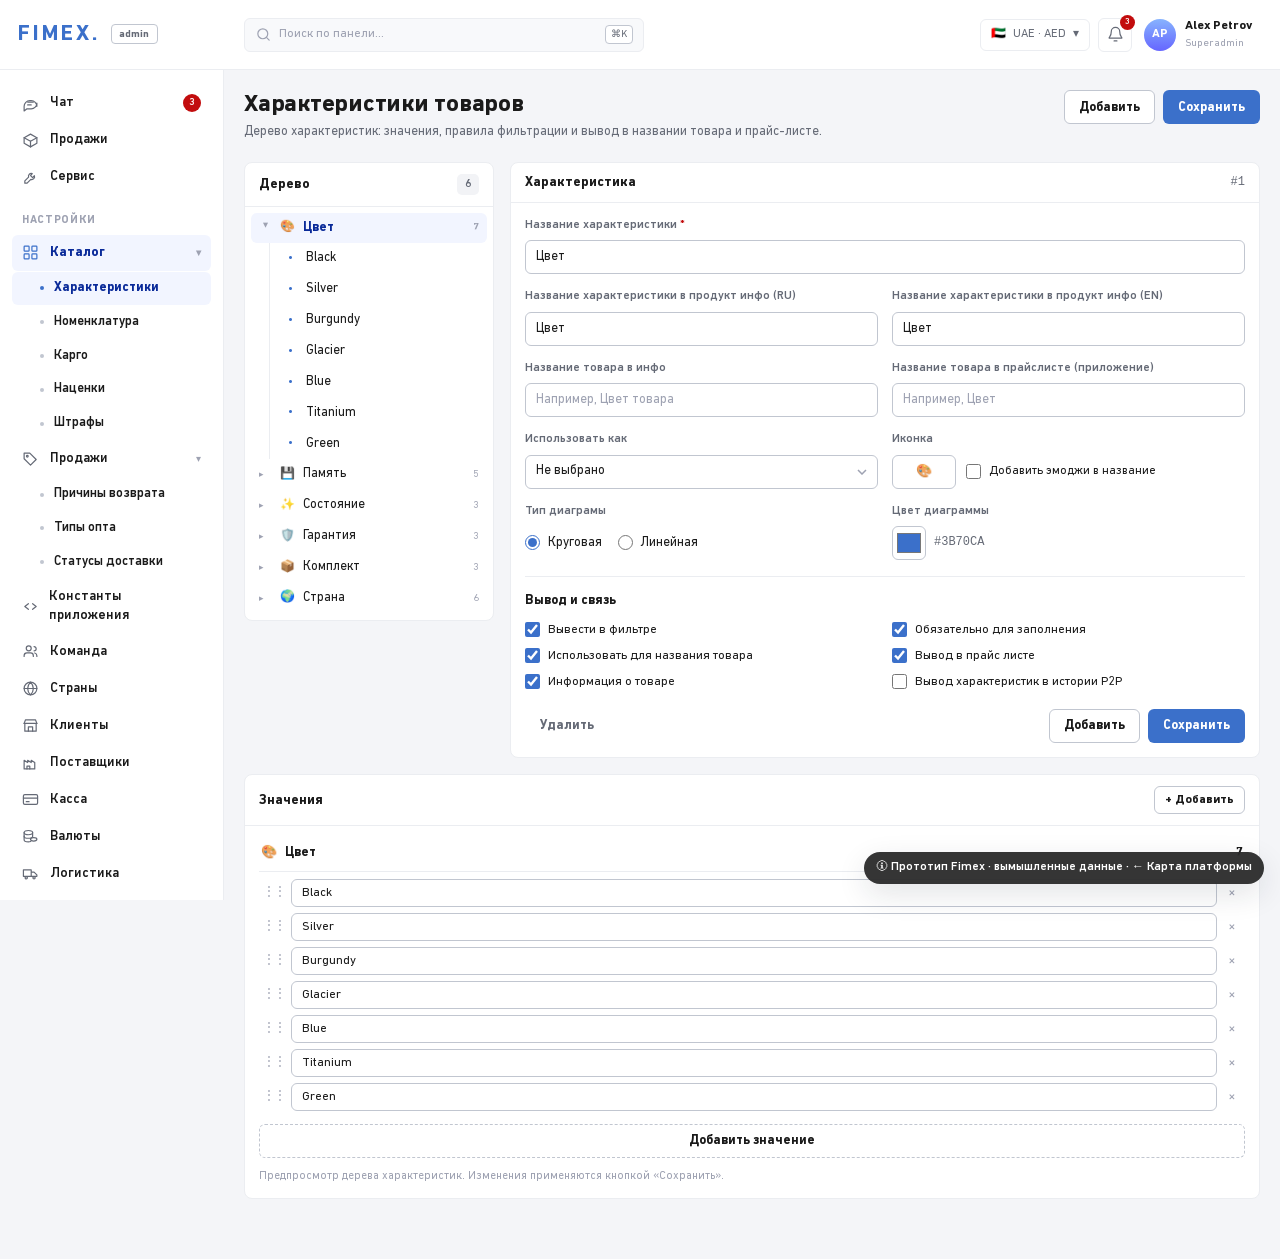
<file: admin-catalog.html>
<!doctype html>
<html lang="ru">
<head>
<meta charset="utf-8">
<meta name="viewport" content="width=device-width, initial-scale=1">
<title>Fimex admin — Каталог и настройки (прототип)</title>
<link rel="icon" href="assets/favicon.svg">
<link rel="stylesheet" href="assets/base.css">
<link rel="stylesheet" href="assets/admin.css">
<style>
/* ---------- admin-catalog.html — page-local additions (B1) ---------- */
.cat-grid3 { display: grid; grid-template-columns: 284px minmax(0, 1fr) 300px; gap: 16px; align-items: start; }
.cat-values { position: sticky; top: calc(var(--topbar-h) + 16px); }
.cat-add-value { width: 100%; margin-top: 10px; border-style: dashed; }
.cat-check-grid { display: grid; grid-template-columns: 1fr 1fr; gap: 8px 14px; }
.cat-check-grid .checkbox { font-size: 12.5px; }
.cat-values-head { display: flex; gap: 8px; align-items: center; font-weight: 600; font-size: 13px; padding: 4px 2px 8px; border-bottom: 1px solid var(--line); margin-bottom: 4px; }
.cat-value-row { display: flex; align-items: center; gap: 6px; padding: 3px 4px; border-radius: 6px; }
.cat-value-row:hover { background: var(--surface-2); }
.cat-value-row .drag { color: var(--muted); cursor: grab; font-size: 12px; letter-spacing: -1px; user-select: none; }
.cat-value-row .input { height: 28px; font-size: 12.5px; }
.cat-value-row .rm { border: 0; background: none; color: var(--muted); font-size: 14px; padding: 2px 5px; border-radius: 4px; }
.cat-value-row .rm:hover { background: var(--red-soft); color: var(--red); }
.cat-no-values { padding: 10px 6px; }

.cat-mx-scroll { overflow: auto; border: 1px solid var(--line); border-radius: 0 0 var(--radius) var(--radius); background: var(--surface); max-height: calc(100vh - 330px); }
.cat-mx-scroll table.matrix { border: 0; width: 100%; }
.cat-matrix thead th:first-child { text-align: left; }
.cat-matrix tfoot th { text-align: left; }
.cat-matrix tfoot th, .cat-matrix tfoot td { background: var(--surface-2); font-weight: 600; color: var(--text-2); }
.cat-matrix td.rowtotal, .cat-matrix th.rowtotal { background: var(--surface-2); text-align: right; color: var(--text-2); font-variant-numeric: tabular-nums; }
.cat-mx-input { width: 88px; }
#penalty-brand .cat-mx-input, #penalty-category .cat-mx-input { width: 68px; }
.pct-btn { min-width: 62px; height: 26px; padding: 0 8px; border: 1px solid transparent; border-radius: 4px; background: transparent; font-size: 12.5px; font-variant-numeric: tabular-nums; color: var(--text); }
.pct-btn:hover { border-color: var(--line); background: var(--surface-2); }
.pct-btn.off { color: var(--muted); }
.pct-btn.on { color: var(--accent-dark); font-weight: 600; }
.cat-pct-select { width: 100%; min-width: 72px; height: 27px; padding: 0 6px; border: 1px solid var(--accent); border-radius: 4px; background: var(--surface); font-size: 12px; }
.cat-matrix thead th .sub { display: block; font-size: 10px; color: var(--muted); font-weight: 400; }

.cat-images { display: grid; grid-template-columns: repeat(auto-fill, minmax(150px, 1fr)); gap: 10px; }
.cat-img { position: relative; display: flex; align-items: center; justify-content: center; aspect-ratio: 4 / 3; border: 1px solid var(--line); border-radius: var(--radius-sm); background: linear-gradient(135deg, #f2f5ff, #f8f9fb); color: var(--text-2); font-size: 30px; }
.cat-img.main { border-color: var(--accent); box-shadow: 0 0 0 2px var(--accent-soft); }
.cat-img .tile-actions { position: absolute; top: 4px; right: 4px; display: flex; gap: 2px; }
.cat-img .tile-actions button { width: 22px; height: 22px; border: 1px solid var(--line); border-radius: 4px; background: var(--surface); color: var(--text-2); font-size: 11px; padding: 0; line-height: 1; }
.cat-img .tile-actions button:hover { color: var(--text); border-color: var(--line-strong); }
.cat-img .tag { position: absolute; left: 6px; bottom: 6px; font-size: 9.5px; }
.cat-drop { margin-top: 10px; }

.cat-icons-row { display: flex; gap: 22px; margin: 2px 0 16px; }
.cat-icon-box { display: flex; flex-direction: column; align-items: center; gap: 6px; }
.cat-icon-box .hint { font-size: 10.5px; }
.cat-card-icon { display: flex; align-items: center; justify-content: center; width: 54px; height: 54px; border-radius: 10px; background: var(--surface-3); font-size: 26px; border: 1px solid var(--line); }
.cat-card-icon.dark { background: #1a1a1a; color: #fff; border-color: #1a1a1a; }
.cat-card-icon.sm { width: 38px; height: 38px; font-size: 18px; }

.cat-color { position: relative; display: inline-block; vertical-align: middle; }
.cat-color input { position: absolute; inset: 0; width: 100%; height: 100%; opacity: 0; cursor: pointer; border: 0; padding: 0; }
.cat-color .color-swatch { display: block; width: 30px; height: 24px; }
.cat-drag { cursor: grab; color: var(--muted); user-select: none; font-size: 13px; letter-spacing: -1px; }
.ts-row.dragging td { opacity: .45; }
.cat-status-icon { display: inline-flex; align-items: center; justify-content: center; width: 30px; height: 30px; border-radius: 6px; border: 1px solid var(--line); background: var(--surface-3); font-size: 16px; padding: 0; }
.cat-status-icon:hover { border-color: var(--line-strong); }

.cat-priv-chips .chip { font-family: ui-monospace, SFMono-Regular, Menlo, monospace; font-size: 10.5px; height: 24px; }
.cat-key { cursor: pointer; }
.cat-key:hover { color: var(--accent-dark); }
.cat-const-ru, .cat-const-en { max-width: 250px; white-space: normal; font-size: 12.5px; }
.cat-role-badge { text-transform: none; }
.cat-team-actions { display: flex; gap: 2px; justify-content: flex-end; }
.cat-login-toast { font-size: 12px; }

@media (max-width: 1400px) {
  .cat-grid3 { grid-template-columns: 250px minmax(0, 1fr); }
  .cat-values { grid-column: 1 / -1; position: static; }
}
@media (max-width: 1000px) {
  .cat-grid3 { grid-template-columns: 1fr; }
  .cat-mx-scroll { max-height: none; }
}
</style>
</head>
<body class="admin">
<div id="shell"></div>

<section id="screens">

  <!-- ============================================================ -->
  <!-- 1. Характеристики товаров -->
  <!-- ============================================================ -->
  <div class="screen" data-screen="chars-settings">
    <div class="page">
      <div class="page-head">
        <div>
          <h1>Характеристики товаров</h1>
          <div class="sub">Дерево характеристик: значения, правила фильтрации и вывод в названии товара и прайс-листе.</div>
        </div>
        <div class="page-actions">
          <button class="btn btn-default" data-chars-add>Добавить</button>
          <button class="btn btn-primary" data-chars-save>Сохранить</button>
        </div>
      </div>

      <div class="cat-grid3">
        <div class="panel">
          <div class="panel-head">
            <h3>Дерево</h3>
            <span class="badge badge-gray" id="chars-count">0</span>
          </div>
          <div class="tree" id="chars-tree"></div>
        </div>

        <div class="panel">
          <div class="panel-head">
            <h3>Характеристика</h3>
            <span class="muted small mono" id="chars-id">#—</span>
          </div>
          <div class="panel-body">
            <form id="chars-form" autocomplete="off" onsubmit="return false">
              <div class="form-grid">
                <div class="field full">
                  <label>Название характеристики <span class="req">*</span></label>
                  <input class="input" id="cf-name" placeholder="Например, Цвет">
                </div>
                <div class="field">
                  <label>Название характеристики в продукт инфо (RU)</label>
                  <input class="input" id="cf-ru">
                </div>
                <div class="field">
                  <label>Название характеристики в продукт инфо (EN)</label>
                  <input class="input" id="cf-en">
                </div>
                <div class="field">
                  <label>Название товара в инфо</label>
                  <input class="input" id="cf-title-info" placeholder="Например, Цвет товара">
                </div>
                <div class="field">
                  <label>Название товара в прайслисте (приложение)</label>
                  <input class="input" id="cf-title-price" placeholder="Например, Цвет">
                </div>
                <div class="field">
                  <label>Использовать как</label>
                  <select class="select" id="cf-use">
                    <option>Не выбрано</option>
                    <option>Фильтровать по</option>
                    <option>Группировать по</option>
                    <option>Сортировать по</option>
                    <option>Статистика поставщика</option>
                    <option>Товар при выборе в приложении</option>
                    <option>Таргет</option>
                    <option>Бот</option>
                    <option>Приложение</option>
                  </select>
                </div>
                <div class="field">
                  <label>Иконка</label>
                  <div class="row" style="gap:10px">
                    <input class="input" id="cf-icon" maxlength="4" style="width:64px;text-align:center">
                    <label class="checkbox" style="font-size:12px"><input type="checkbox" id="cf-emoji"><span>Добавить эмоджи в название</span></label>
                  </div>
                </div>
                <div class="field">
                  <label>Тип диаграмы</label>
                  <div class="row" style="gap:16px;height:34px">
                    <label class="radio"><input type="radio" name="cf-type" value="Круговая"> Круговая</label>
                    <label class="radio"><input type="radio" name="cf-type" value="Линейная"> Линейная</label>
                  </div>
                </div>
                <div class="field">
                  <label>Цвет диаграммы</label>
                  <div class="row" style="gap:8px;height:34px">
                    <input type="color" id="cf-color" value="#3B70CA" style="width:34px;height:34px;padding:2px;border:1px solid var(--line-strong);border-radius:6px;background:var(--surface)">
                    <span class="mono muted" id="cf-color-hex">#3B70CA</span>
                  </div>
                </div>
              </div>

              <div class="form-section">
                <h4>Вывод и связь</h4>
                <div class="cat-check-grid">
                  <label class="checkbox"><input type="checkbox" id="cf-filter"><span>Вывести в фильтре</span></label>
                  <label class="checkbox"><input type="checkbox" id="cf-required"><span>Обязательно для заполнения</span></label>
                  <label class="checkbox"><input type="checkbox" id="cf-title"><span>Использовать для названия товара</span></label>
                  <label class="checkbox"><input type="checkbox" id="cf-price"><span>Вывод в прайс листе</span></label>
                  <label class="checkbox"><input type="checkbox" id="cf-info"><span>Информация о товаре</span></label>
                  <label class="checkbox"><input type="checkbox" id="cf-p2p"><span>Вывод характеристик в истории P2P</span></label>
                </div>
              </div>

              <div class="form-actions">
                <button type="button" class="btn btn-ghost" data-chars-remove>Удалить</button>
                <span class="spacer"></span>
                <button type="button" class="btn btn-default" data-chars-add>Добавить</button>
                <button type="button" class="btn btn-primary" data-chars-save>Сохранить</button>
              </div>
            </form>
          </div>
        </div>

        <div class="panel cat-values">
          <div class="panel-head">
            <h3>Значения</h3>
            <button class="btn btn-sm btn-default" data-value-add>+ Добавить</button>
          </div>
          <div class="panel-body">
            <div id="chars-values"></div>
            <button class="btn btn-default cat-add-value" data-value-add>Добавить значение</button>
            <div class="hint" style="margin-top:10px">Предпросмотр дерева характеристик. Изменения применяются кнопкой «Сохранить».</div>
          </div>
        </div>
      </div>
    </div>
  </div>

  <!-- ============================================================ -->
  <!-- 2. Номенклатура -->
  <!-- ============================================================ -->
  <div class="screen" data-screen="nomenclature">
    <div class="page">
      <div class="page-head">
        <div>
          <h1>Номенклатура</h1>
          <div class="sub">Бренд → категория → подкатегория → товар. Карточка товара: коды, вес, характеристики и изображения.</div>
        </div>
        <div class="page-actions">
          <button class="btn btn-default" data-nom-add>Добавить товар</button>
          <button class="btn btn-primary" data-nom-save>Сохранить</button>
        </div>
      </div>

      <div class="split-pane wide-left">
        <div class="panel">
          <div class="panel-head">
            <h3>Дерево товаров</h3>
            <span class="badge badge-gray" id="nom-count">0</span>
          </div>
          <div class="panel-body" style="padding:10px 12px 8px">
            <div class="search"><input class="input" id="nom-search" placeholder="Поиск по названию или коду"></div>
          </div>
          <div class="tree" id="nom-tree" style="max-height:calc(100vh - 316px);overflow:auto"></div>
        </div>

        <div class="panel" id="nom-card" data-tabs-container>
          <div class="panel-head">
            <div class="row" style="gap:10px;min-width:0">
              <span class="cat-card-icon sm" id="nom-icon">📦</span>
              <div style="min-width:0">
                <h3 id="nom-title" style="overflow:hidden;text-overflow:ellipsis;white-space:nowrap">Товар не выбран</h3>
                <div class="muted small" id="nom-subtitle">Выберите товар в дереве слева</div>
              </div>
            </div>
            <div class="row" style="gap:8px">
              <button class="btn btn-danger btn-sm" data-nom-delete>Удалить</button>
              <button class="btn btn-primary btn-sm" data-nom-save>Сохранить</button>
            </div>
          </div>
          <div style="padding:0 14px">
            <div class="tabs" data-tabs="nom">
              <button class="tab active" data-tab="main">Основные</button>
              <button class="tab" data-tab="chars">Характеристики</button>
              <button class="tab" data-tab="images">Изображения</button>
            </div>
          </div>

          <div class="panel-body" data-tab-panel="nom" data-tab-name="main">
            <div class="form-grid">
              <div class="field full">
                <label>Название <span class="req">*</span></label>
                <input class="input" id="nom-name" autocomplete="off">
              </div>
              <div class="field">
                <label>Бренд <span class="req">*</span></label>
                <select class="select" id="nom-brand"></select>
              </div>
              <div class="field">
                <label>Группа товаров <span class="req">*</span></label>
                <select class="select" id="nom-group"></select>
              </div>
              <div class="field">
                <label>Категория</label>
                <select class="select" id="nom-category"></select>
              </div>
              <div class="field">
                <label>Подкатегория</label>
                <select class="select" id="nom-subcategory"></select>
              </div>
            </div>

            <div class="form-section">
              <h4>Коды</h4>
              <div class="form-grid">
                <div class="field">
                  <label>Код товара</label>
                  <input class="input mono" id="nom-code">
                </div>
                <div class="field">
                  <label>Кол-во символов</label>
                  <input class="input" id="nom-code-len" readonly tabindex="-1" style="background:var(--surface-2)">
                </div>
                <div class="field">
                  <label>Код производства</label>
                  <input class="input mono" id="nom-prod-code">
                </div>
                <div class="field">
                  <label>Код товара ВЭД</label>
                  <input class="input mono" id="nom-vat-code">
                </div>
              </div>
              <div class="row" style="margin-top:12px">
                <label class="checkbox"><input type="checkbox" id="nom-autogen"><span>Автогенерация кода товара</span></label>
                <span class="spacer"></span>
                <button class="btn btn-sm btn-default" id="nom-add-code">Добавить код +</button>
              </div>
              <div id="nom-extra-codes" class="stack tight" style="margin-top:10px"></div>
            </div>

            <div class="form-section">
              <h4>Параметры</h4>
              <div class="form-grid">
                <div class="field">
                  <label>Вес (г)</label>
                  <input class="input" id="nom-weight" type="number" min="0">
                </div>
                <div class="field">
                  <label>Тип серийника</label>
                  <select class="select" id="nom-serial">
                    <option>IMEI</option>
                    <option>Serial number</option>
                    <option>Без серийника</option>
                  </select>
                </div>
                <div class="field">
                  <label>Цвет отображения в статистике</label>
                  <div class="row" style="gap:8px">
                    <input type="color" id="nom-stat-color" value="#3B70CA" style="width:34px;height:34px;padding:2px;border:1px solid var(--line-strong);border-radius:6px;background:var(--surface)">
                    <span class="mono muted" id="nom-stat-hex">#3B70CA</span>
                  </div>
                </div>
                <div class="field">
                  <label>Отображать на главной</label>
                  <label class="switch"><input type="checkbox" id="nom-home"><i></i></label>
                </div>
              </div>
              <div class="cat-check-grid" style="margin-top:12px">
                <label class="checkbox"><input type="checkbox" id="nom-imei-excel"><span>Отображать имеи в эксэле (статистика)</span></label>
                <label class="checkbox"><input type="checkbox" id="nom-export"><span>Для экспорта</span></label>
              </div>
            </div>

            <div class="form-section">
              <div class="field">
                <label>Описание</label>
                <textarea class="textarea" id="nom-desc" rows="3"></textarea>
              </div>
            </div>
          </div>

          <div class="panel-body" data-tab-panel="nom" data-tab-name="chars" hidden>
            <div class="row between" style="margin-bottom:10px">
              <div class="hint">Значения берутся из справочника «Характеристики товаров».</div>
              <span class="badge badge-gray" id="nom-chars-count">0</span>
            </div>
            <table class="table compact" id="nom-chars">
              <thead><tr><th>Характеристика</th><th>Значение</th><th style="width:110px">В фильтре</th></tr></thead>
              <tbody></tbody>
            </table>
            <div class="empty" id="nom-chars-empty" hidden>
              <div class="icon">🏷️</div>
              <h4>Нет характеристик</h4>
              <p>Для этого товара не заданы характеристики. Добавьте их в разделе «Характеристики товаров».</p>
            </div>
          </div>

          <div class="panel-body" data-tab-panel="nom" data-tab-name="images" hidden>
            <div class="row between" style="margin-bottom:10px">
              <div class="hint">Изображения товара для мобильного приложения и прайс-листа.</div>
              <span class="badge badge-gray" id="nom-img-count">0</span>
            </div>
            <div class="cat-images" id="nom-images"></div>
            <div class="photo-drop cat-drop" id="nom-drop">
              <span style="font-size:18px">⬆</span>
              <span>Перетащите изображение или нажмите, чтобы выбрать файл</span>
            </div>
          </div>
        </div>
      </div>
    </div>
  </div>

  <!-- ============================================================ -->
  <!-- 3. Карго -->
  <!-- ============================================================ -->
  <div class="screen" data-screen="cargo">
    <div class="page">
      <div class="page-head">
        <div>
          <h1>Карго</h1>
          <div class="sub">Карго (UZS) — стоимость доставки по брендам и странам. Значения редактируются в ячейках.</div>
        </div>
        <div class="page-actions">
          <button class="btn btn-primary" data-matrix-save="cargo">Сохранить</button>
        </div>
      </div>

      <div data-tabs-container>
        <div class="tabs" data-tabs="cargo">
          <button class="tab active" data-tab="suppliers">Поставщики</button>
          <button class="tab" data-tab="clients">Клиенты</button>
        </div>
        <div class="panel" style="border-top:0;border-radius:0 0 var(--radius) var(--radius)">
          <div class="panel-head">
            <h3>Карго (UZS) · <span data-cargo-title>Поставщики</span></h3>
            <div class="row" style="gap:10px">
              <span class="badge badge-blue">UZS</span>
              <span class="hint">Итого по странам пересчитывается автоматически</span>
            </div>
          </div>
          <div class="panel-body flush" data-tab-panel="cargo" data-tab-name="suppliers">
            <div class="cat-mx-scroll" id="cargo-suppliers"></div>
          </div>
          <div class="panel-body flush" data-tab-panel="cargo" data-tab-name="clients" hidden>
            <div class="cat-mx-scroll" id="cargo-clients"></div>
          </div>
        </div>
      </div>
    </div>
  </div>

  <!-- ============================================================ -->
  <!-- 4. Наценки -->
  <!-- ============================================================ -->
  <div class="screen" data-screen="percents">
    <div class="page">
      <div class="page-head">
        <div>
          <h1>Наценки</h1>
          <div class="sub">Brand / Category — видимость и процент наценки. «—» означает, что наценка к категории не применяется.</div>
        </div>
        <div class="page-actions">
          <button class="btn btn-primary" data-matrix-save="percents">Сохранить</button>
        </div>
      </div>

      <div data-tabs-container>
        <div class="tabs" data-tabs="percents">
          <button class="tab active" data-tab="brand">Brand</button>
          <button class="tab" data-tab="category">Category</button>
        </div>
        <div class="panel" style="border-top:0;border-radius:0 0 var(--radius) var(--radius)">
          <div class="panel-head">
            <h3>Brand / Category</h3>
            <div class="legend">
              <span><span class="dot" style="background:#3B70CA"></span> наценка включена</span>
              <span><span class="dot" style="background:#d5d8e0"></span> — не применяется</span>
            </div>
          </div>
          <div class="panel-body flush" data-tab-panel="percents" data-tab-name="brand">
            <div class="cat-mx-scroll" id="percents-brand"></div>
          </div>
          <div class="panel-body flush" data-tab-panel="percents" data-tab-name="category" hidden>
            <div class="cat-mx-scroll" id="percents-category"></div>
          </div>
        </div>
      </div>
    </div>
  </div>

  <!-- ============================================================ -->
  <!-- 5. Штрафы -->
  <!-- ============================================================ -->
  <div class="screen" data-screen="penalty">
    <div class="page">
      <div class="page-head">
        <div>
          <h1>Штрафы</h1>
          <div class="sub">Brand / Category — сумма штрафа по бренду и категории. Матрица используется при расчёте претензий.</div>
        </div>
        <div class="page-actions">
          <button class="btn btn-primary" data-matrix-save="penalty">Сохранить</button>
        </div>
      </div>

      <div data-tabs-container>
        <div class="tabs" data-tabs="penalty">
          <button class="tab active" data-tab="brand">Brand</button>
          <button class="tab" data-tab="category">Category</button>
        </div>
        <div class="panel" style="border-top:0;border-radius:0 0 var(--radius) var(--radius)">
          <div class="panel-head">
            <h3>Brand / Category</h3>
            <div class="row" style="gap:10px">
              <span class="badge badge-orange">USD</span>
              <span class="hint">Суммы штрафов указаны в долларах</span>
            </div>
          </div>
          <div class="panel-body flush" data-tab-panel="penalty" data-tab-name="brand">
            <div class="cat-mx-scroll" id="penalty-brand"></div>
          </div>
          <div class="panel-body flush" data-tab-panel="penalty" data-tab-name="category" hidden>
            <div class="cat-mx-scroll" id="penalty-category"></div>
          </div>
        </div>
      </div>
    </div>
  </div>

  <!-- ============================================================ -->
  <!-- 6. Причины возврата -->
  <!-- ============================================================ -->
  <div class="screen" data-screen="reason-settings">
    <div class="page">
      <div class="page-head">
        <div>
          <h1>Причины возврата</h1>
          <div class="sub">Причины возврата и суммы штрафов. Используются в разделе «Сервис» и при расчёте претензий.</div>
        </div>
        <div class="page-actions">
          <button class="btn btn-default" data-reason-add>+ Add reason</button>
          <button class="btn btn-primary" data-reason-save>Сохранить</button>
        </div>
      </div>

      <div class="table-wrap">
        <div class="table-tools">
          <span class="strong">Все причины</span>
          <span class="hint">Название и сумму можно изменить прямо в таблице</span>
          <span class="row-info" id="reason-count"></span>
        </div>
        <table class="table" id="reason-table">
          <thead>
            <tr>
              <th style="width:48px">#</th>
              <th>Название</th>
              <th style="width:190px">Сумма штрафа</th>
              <th style="width:130px">Tax:</th>
              <th style="width:90px" class="num">Actions</th>
            </tr>
          </thead>
          <tbody></tbody>
        </table>
      </div>
    </div>
  </div>

  <!-- ============================================================ -->
  <!-- 7. Типы опта -->
  <!-- ============================================================ -->
  <div class="screen" data-screen="wholesale-types">
    <div class="page">
      <div class="page-head">
        <div>
          <h1>Типы опта</h1>
          <div class="sub">Иконки и названия типов опта в админке и мобильном приложении.</div>
        </div>
        <div class="page-actions">
          <button class="btn btn-default" data-ws-add>Add More</button>
          <button class="btn btn-primary" data-ws-save>Сохранить</button>
        </div>
      </div>
      <div class="grid2" id="wholesale-grid"></div>
    </div>
  </div>

  <!-- ============================================================ -->
  <!-- 8. Статусы доставки -->
  <!-- ============================================================ -->
  <div class="screen" data-screen="delivery-statuses">
    <div class="page">
      <div class="page-head">
        <div>
          <h1>Статусы доставки</h1>
          <div class="sub">Цвета иконок, названия RU/EN и отметка «Выдача». Порядок меняется перетаскиванием за ручку.</div>
        </div>
        <div class="page-actions">
          <button class="btn btn-default" data-status-add>Add status</button>
          <button class="btn btn-primary" data-status-save>Сохранить</button>
        </div>
      </div>

      <div class="table-wrap">
        <div class="table-tools">
          <span class="strong">Статусы доставки</span>
          <span class="hint">Цвет иконки задаётся для светлой и тёмной темы приложения</span>
          <span class="row-info" id="status-count"></span>
        </div>
        <table class="table" id="status-table">
          <thead>
            <tr>
              <th style="width:62px">#</th>
              <th style="width:64px">Иконка</th>
              <th>Название Ru</th>
              <th>Название En</th>
              <th style="width:96px">Цвет иконки</th>
              <th style="width:150px">Цвет иконки тёмная версия</th>
              <th style="width:82px">Выдача</th>
              <th style="width:96px" class="num">Actions</th>
            </tr>
          </thead>
          <tbody></tbody>
        </table>
      </div>
    </div>
  </div>

  <!-- ============================================================ -->
  <!-- 9. Константы приложения -->
  <!-- ============================================================ -->
  <div class="screen" data-screen="constants">
    <div class="page">
      <div class="page-head">
        <div>
          <h1>Константы приложения</h1>
          <div class="sub">Переопределение текстовок мобильного приложения по ключам fi_/ma_. Клик по ключу копирует его.</div>
        </div>
        <div class="page-actions">
          <button class="btn btn-primary" data-const-add>Добавить переопределение</button>
        </div>
      </div>

      <div class="filters">
        <div class="field wide">
          <label>Search</label>
          <div class="search"><input class="input" id="const-search" placeholder="Ключ или текст"></div>
        </div>
        <div class="field">
          <label>Все группы</label>
          <select class="select" id="const-group"></select>
        </div>
        <div class="field">
          <label>Все ключи</label>
          <select class="select" id="const-key"></select>
        </div>
        <div class="field">
          <label>Где применить</label>
          <select class="select" id="const-where">
            <option value="">Все приложения</option>
            <option value="Оба приложения">Оба приложения</option>
            <option value="Приложение">Приложение</option>
            <option value="Админка">Админка</option>
          </select>
        </div>
        <div class="f-actions">
          <button class="btn btn-default" id="const-reset">Сбросить</button>
        </div>
      </div>

      <div class="table-wrap">
        <div class="table-tools">
          <span class="strong">Переопределения</span>
          <span class="hint">Вводите ровно как в коде приложения. Префикс fi_/ma_ добавится автоматически.</span>
          <span class="row-info" id="const-count"></span>
        </div>
        <table class="table" id="const-table">
          <thead>
            <tr>
              <th style="width:120px">Группа</th>
              <th style="width:290px">Ключ</th>
              <th>Текст RU</th>
              <th>Текст EN</th>
              <th style="width:170px">Экран (необязательно)</th>
            </tr>
          </thead>
          <tbody></tbody>
        </table>
      </div>
    </div>
  </div>

  <!-- ============================================================ -->
  <!-- 10. Команда -->
  <!-- ============================================================ -->
  <div class="screen" data-screen="users">
    <div class="page">
      <div class="page-head">
        <div>
          <h1>Команда</h1>
          <div class="sub">Роли, статусы и права доступа участников. Приглашение по e-mail и автовход.</div>
        </div>
        <div class="page-actions">
          <button class="btn btn-primary" data-team-add>Add Team Member</button>
        </div>
      </div>

      <div class="kpi-row" style="margin-bottom:16px" id="team-kpis"></div>

      <div class="filter-rail">
        <span class="label">Роль</span>
        <div class="chips" id="role-chips"></div>
        <span class="row-info" id="team-count"></span>
      </div>

      <div class="table-wrap">
        <table class="table" id="team-table">
          <thead>
            <tr>
              <th>Name</th>
              <th>Email</th>
              <th style="width:170px">Роль</th>
              <th style="width:130px">Статус</th>
              <th style="width:110px" class="num">Actions</th>
            </tr>
          </thead>
          <tbody></tbody>
        </table>
      </div>
    </div>
  </div>

</section>

<a class="proto-pill" href="index.html">🛈 Прототип Fimex · вымышленные данные · ← Карта платформы</a>

<!-- ============================================================== -->
<!-- Modals (вне #screens — общий слой)                              -->
<!-- ============================================================== -->

<div class="modal-backdrop" id="m-char" hidden>
  <div class="modal narrow" role="dialog" aria-modal="true" aria-label="Добавить характеристику">
    <div class="modal-head"><h3>Добавить характеристику</h3><button class="modal-close" data-close>×</button></div>
    <div class="modal-body">
      <div class="form-grid">
        <div class="field full">
          <label>Название характеристики <span class="req">*</span></label>
          <input class="input" id="nc-name" placeholder="Например, Цвет">
        </div>
        <div class="field">
          <label>Иконка</label>
          <input class="input" id="nc-icon" value="🏷️" maxlength="4">
        </div>
        <div class="field">
          <label>Тип диаграмы</label>
          <select class="select" id="nc-type"><option>Круговая</option><option>Линейная</option></select>
        </div>
      </div>
      <div class="hint" style="margin-top:12px">После создания добавьте значения в панели «Значения».</div>
    </div>
    <div class="modal-foot">
      <button class="btn btn-default" data-close>Отмена</button>
      <button class="btn btn-primary" id="nc-save">Добавить</button>
    </div>
  </div>
</div>

<div class="modal-backdrop" id="m-nom-delete" hidden>
  <div class="modal narrow" role="dialog" aria-modal="true" aria-label="Удалить товар">
    <div class="modal-head"><h3>Удалить товар?</h3><button class="modal-close" data-close>×</button></div>
    <div class="modal-body">
      <p class="muted">Товар <b id="nd-name"></b> будет удалён из номенклатуры. В прототипе действие необратимо.</p>
    </div>
    <div class="modal-foot">
      <button class="btn btn-default" data-close>Отмена</button>
      <button class="btn btn-danger" id="nd-confirm">Удалить</button>
    </div>
  </div>
</div>

<div class="modal-backdrop" id="m-reason" hidden>
  <div class="modal narrow" role="dialog" aria-modal="true" aria-label="Add reason">
    <div class="modal-head"><h3>Add reason</h3><button class="modal-close" data-close>×</button></div>
    <div class="modal-body">
      <div class="form-grid">
        <div class="field full">
          <label>Название <span class="req">*</span></label>
          <input class="input" id="nr-name" placeholder="Например, Повреждение при доставке">
        </div>
        <div class="field">
          <label>Сумма штрафа</label>
          <input class="input" id="nr-fine" type="number" min="0" step="1" value="100">
        </div>
        <div class="field">
          <label>Tax:</label>
          <input class="input" id="nr-tax" type="number" min="0" step="1" value="5">
        </div>
      </div>
    </div>
    <div class="modal-foot">
      <button class="btn btn-default" data-close>Отмена</button>
      <button class="btn btn-primary" id="nr-save">Сохранить</button>
    </div>
  </div>
</div>

<div class="modal-backdrop" id="m-status" hidden>
  <div class="modal" role="dialog" aria-modal="true" aria-label="Статус доставки">
    <div class="modal-head"><h3 id="ns-title">Add status</h3><button class="modal-close" data-close>×</button></div>
    <div class="modal-body">
      <div class="form-grid">
        <div class="field">
          <label>Название Ru <span class="req">*</span></label>
          <input class="input" id="ns-ru" placeholder="Например, В пути">
        </div>
        <div class="field">
          <label>Название En</label>
          <input class="input" id="ns-en" placeholder="In transit">
        </div>
        <div class="field">
          <label>Иконка</label>
          <input class="input" id="ns-icon" value="🚚" maxlength="4">
        </div>
        <div class="field">
          <label>Цвет иконки</label>
          <div class="row" style="gap:8px">
            <input type="color" id="ns-color" value="#37A0FA" style="width:34px;height:34px;padding:2px;border:1px solid var(--line-strong);border-radius:6px;background:var(--surface)">
            <input class="input mono" id="ns-color-hex" value="#37A0FA" style="width:96px">
          </div>
        </div>
        <div class="field">
          <label>Цвет иконки тёмная версия</label>
          <div class="row" style="gap:8px">
            <input type="color" id="ns-color-dark" value="#1F6FB5" style="width:34px;height:34px;padding:2px;border:1px solid var(--line-strong);border-radius:6px;background:var(--surface)">
            <input class="input mono" id="ns-color-dark-hex" value="#1F6FB5" style="width:96px">
          </div>
        </div>
        <div class="field full">
          <label>Выдача</label>
          <label class="checkbox"><input type="checkbox" id="ns-issue"><span>Статус соответствует выдаче заказа</span></label>
        </div>
      </div>
    </div>
    <div class="modal-foot">
      <button class="btn btn-default" data-close>Отмена</button>
      <button class="btn btn-primary" id="ns-save">Сохранить</button>
    </div>
  </div>
</div>

<div class="modal-backdrop" id="m-const" hidden>
  <div class="modal wide" role="dialog" aria-modal="true" aria-label="Добавить переопределение">
    <div class="modal-head"><h3>Добавить переопределение</h3><button class="modal-close" data-close>×</button></div>
    <div class="modal-body">
      <div class="form-grid">
        <div class="field">
          <label>Группа</label>
          <select class="select" id="ncm-group"></select>
        </div>
        <div class="field">
          <label>Где применить</label>
          <select class="select" id="ncm-where">
            <option>Оба приложения</option>
            <option>Приложение</option>
            <option>Админка</option>
          </select>
        </div>
        <div class="field full">
          <label>Ключ <span class="req">*</span></label>
          <input class="input mono" id="ncm-key" placeholder="Например, cart_empty_title">
        </div>
        <div class="field full" id="ncm-new-group-wrap" hidden>
          <label>Название новой группы</label>
          <input class="input" id="ncm-group-new" placeholder="Например, Warranty">
        </div>
        <div class="field full">
          <label>Экран (необязательно)</label>
          <input class="input" id="ncm-screen" placeholder="Например, OrderDetailViewController">
        </div>
        <div class="field">
          <label>Текст RU <span class="req">*</span></label>
          <textarea class="textarea" id="ncm-ru" rows="3"></textarea>
        </div>
        <div class="field">
          <label>Текст EN</label>
          <textarea class="textarea" id="ncm-en" rows="3"></textarea>
        </div>
      </div>
      <div class="screen-intro" style="margin:14px 0 0">
        <div class="note">ⓘ Вводите ровно как в коде приложения. Префикс fi_/ma_ добавится автоматически.</div>
      </div>
    </div>
    <div class="modal-foot">
      <button class="btn btn-default" data-close>Отмена</button>
      <button class="btn btn-primary" id="ncm-save">Сохранить</button>
    </div>
  </div>
</div>

<div class="modal-backdrop" id="m-member" hidden>
  <div class="modal wide" role="dialog" aria-modal="true" aria-label="Add Team Member">
    <div class="modal-head"><h3>Add Team Member</h3><button class="modal-close" data-close>×</button></div>
    <div class="modal-body">
      <div class="form-grid">
        <div class="field">
          <label>Name <span class="req">*</span></label>
          <input class="input" id="tm-name" placeholder="Имя и фамилия">
        </div>
        <div class="field">
          <label>Email <span class="req">*</span></label>
          <input class="input" id="tm-email" placeholder="name@company.example">
        </div>
        <div class="field">
          <label>Пароль</label>
          <input class="input" id="tm-pass" type="password" placeholder="Минимум 8 символов">
        </div>
        <div class="field">
          <label>Повторите пароль</label>
          <input class="input" id="tm-pass2" type="password" placeholder="Повторите пароль">
        </div>
        <div class="field full">
          <label>Роль</label>
          <select class="select" id="tm-role"></select>
        </div>
      </div>
      <div class="form-section">
        <h4>Права доступа</h4>
        <div class="chips cat-priv-chips" id="tm-privs"></div>
        <div class="hint" style="margin-top:8px">Клик по чипу включает или отключает право. Набор по умолчанию зависит от роли.</div>
      </div>
    </div>
    <div class="modal-foot">
      <button class="btn btn-default" data-close>Отмена</button>
      <button class="btn btn-primary" id="tm-save">Сохранить</button>
    </div>
  </div>
</div>

<div class="modal-backdrop" id="m-user-delete" hidden>
  <div class="modal narrow" role="dialog" aria-modal="true" aria-label="Удалить участника">
    <div class="modal-head"><h3>Удалить участника?</h3><button class="modal-close" data-close>×</button></div>
    <div class="modal-body">
      <p class="muted">Участник <b id="ud-name"></b> потеряет доступ к админке. В прототипе действие необратимо.</p>
    </div>
    <div class="modal-foot">
      <button class="btn btn-default" data-close>Отмена</button>
      <button class="btn btn-danger" id="ud-confirm">Удалить</button>
    </div>
  </div>
</div>

<script src="assets/demo-data.js"></script>
<script src="assets/app.js"></script>
<script src="assets/admin-shell.js"></script>
<script>
/* Fimex prototype — admin-catalog.html page logic (B1).
   All data is fictional (Demo.* + invented local seeds). No network calls. */
(function () {
  'use strict';
  var q = FX.q, qa = FX.qa, esc = FX.esc, toast = FX.toast;

  /* ---------------- helpers ---------------- */
  function clone(o) { return JSON.parse(JSON.stringify(o)); }
  function flag(a) { return FimexAdmin.flag(a); }
  function pct(v) { return Math.round(v * 100) + '%'; }
  function parseNum(v) { return Number(String(v == null ? '' : v).replace(/[^\d.-]/g, '')) || 0; }
  function uniq(arr) { var out = []; arr.forEach(function (x) { if (out.indexOf(x) === -1) out.push(x); }); return out; }
  function brandColor(name) { var b = Demo.by(Demo.brands, 'name', name); return b ? b.color : '#3B70CA'; }
  function brandIcon(name) {
    var map = { Apple: '🍎', Samsung: '🌀', Xiaomi: '🟠', Google: '🔵', OnePlus: '1️⃣', Honor: '✨', Meta: '🥽', Whoop: '⌚', DJI: '🚁' };
    return map[name] || '📦';
  }
  var CAT_ICON = { iPhone: '📱', iPad: '📲', MacBook: '💻', 'Apple Watch': '⌚', AirPods: '🎧', 'Galaxy S': '📱', 'Galaxy Z': '📱', 'Galaxy A': '📱', Redmi: '📱', Poco: '📱', Xiaomi: '📱', Pixel: '📱', OnePlus: '📱', Honor: '📱', 'Meta Quest': '🥽', Whoop: '⌚', Osmo: '📷' };
  function productIcon(p) { return CAT_ICON[p.category] || brandIcon(p.brand); }
  function dot(color) { return '<span class="dot" style="background:' + esc(color || '#9EA2B2') + '"></span>'; }
  function shade(hex, k) {
    var h = String(hex || '#888888').replace('#', '');
    if (h.length === 3) h = h[0] + h[0] + h[1] + h[1] + h[2] + h[2];
    var r = parseInt(h.slice(0, 2), 16), g = parseInt(h.slice(2, 4), 16), b = parseInt(h.slice(4, 6), 16);
    function ch(v) { v = Math.max(0, Math.min(255, Math.round(v * (1 + k)))); return ('0' + v.toString(16)).slice(-2); }
    return '#' + ch(r) + ch(g) + ch(b);
  }
  function setVal(id, v) { var el = q('#' + id); if (el) el.value = v == null ? '' : v; }
  function getVal(id) { var el = q('#' + id); return el ? el.value : ''; }
  function getCheck(id) { var el = q('#' + id); return !!(el && el.checked); }
  function setCheck(id, v) { var el = q('#' + id); if (el) el.checked = !!v; }
  function fillSelect(el, items, value) {
    if (!el) return;
    el.innerHTML = items.map(function (it) {
      var v = it && typeof it === 'object' ? it.value : it;
      var l = it && typeof it === 'object' ? it.label : it;
      return '<option value="' + esc(v) + '">' + esc(l) + '</option>';
    }).join('');
    if (value != null) el.value = value;
  }
  function copyText(text) {
    function fallback() {
      var area = document.createElement('textarea');
      area.value = text;
      document.body.appendChild(area);
      area.select();
      try { document.execCommand('copy'); toast('Скопировано: ' + text, 'ok'); }
      catch (err) { toast('Не удалось скопировать', 'error'); }
      area.remove();
    }
    try {
      if (navigator.clipboard && navigator.clipboard.writeText) {
        navigator.clipboard.writeText(text).then(
          function () { toast('Скопировано: ' + text, 'ok'); },
          function () { fallback(); }
        );
        return;
      }
    } catch (err) { /* ignore, fall back below */ }
    fallback();
  }
  function tableEmpty(cols, icon, title, text, actionHtml) {
    return '<tr><td colspan="' + cols + '"><div class="empty"><div class="icon">' + icon + '</div><h4>' + esc(title) + '</h4><p>' + esc(text) + '</p>' + (actionHtml || '') + '</div></td></tr>';
  }

  /* ================================================================
     LOCAL DATA (fictional)
     ================================================================ */
  var D = {};

  /* ---- characteristics ---- */
  var CHAR_COLORS = ['#3B70CA', '#7B61FF', '#37A0FA', '#FF9901', '#68CC66', '#F02727'];
  D.chars = Demo.chars.map(function (c, i) {
    return {
      id: i + 1, name: c.name, icon: c.icon, ru: c.name, en: c.name,
      titleInfo: '', titlePrice: '', useAs: 'Не выбрано',
      type: c.type || 'Круговая', color: CHAR_COLORS[i % CHAR_COLORS.length],
      filter: !!c.filter, required: !!c.required, title: !!c.title, price: !!c.price,
      info: !!c.info, p2p: false, emojiName: false, values: c.values.slice()
    };
  });
  D.nextCharId = D.chars.length + 1;
  D.selChar = 0;

  /* ---- nomenclature: unique product definitions ---- */
  D.products = [];
  var seenProducts = {};
  Demo.products.forEach(function (p) {
    var key = [p.brand, p.category, p.subcategory, p.chars].join('|');
    if (seenProducts[key]) return;
    seenProducts[key] = 1;
    var parts = String(p.chars || '').split(' ');
    var memory = parts[0] || '';
    var color = parts.slice(1).join(' ') || '';
    var id = p.id;
    var item = {
      id: id, code: p.code, brand: p.brand, category: p.category, subcategory: p.subcategory,
      chars: p.chars, name: p.subcategory + ' ' + p.chars,
      model: p.model || '', vat: '8517 13 000 0',
      weight: 145 + (id % 520), serial: /Watch|Whoop/.test(p.category) ? 'Serial number' : 'IMEI',
      home: id % 3 === 0, imeiExcel: id % 4 === 0, export: id % 5 === 0,
      statColor: brandColor(p.brand), extraCodes: [], autogen: false,
      desc: 'Товар в оригинальной упаковке, полный комплект. Данные прототипа: характеристики и состояние уточняются при приёмке.',
      charValues: {}, images: null
    };
    D.chars.forEach(function (c) {
      if (c.name === 'Память' && memory) item.charValues[c.name] = memory;
      else if (c.name === 'Цвет' && color) item.charValues[c.name] = color;
      else item.charValues[c.name] = c.values[0] || '';
    });
    D.products.push(item);
  });
  function defaultImages(p) {
    var ic = productIcon(p);
    return [ic, '📦', '📄'].slice(0, 2 + (p.id % 2));
  }
  D.selProduct = 0;
  D.nomOpen = {};
  D.pendingDelete = -1;

  /* ---- cargo: brand x country matrix, UZS ---- */
  var CARGO_COUNTRIES = Demo.countries;
  var CARGO_BRANDS = Demo.brands;
  function seedCargo(kind) {
    var map = {};
    CARGO_BRANDS.forEach(function (b, bi) {
      map[b.id] = {};
      CARGO_COUNTRIES.forEach(function (c, ci) {
        var base = 64000 + ((bi * 7 + ci * 13) % 12) * 27000;
        map[b.id][c.id] = Math.round(base * (kind === 'clients' ? 1.16 : 1) / 1000) * 1000;
      });
    });
    return map;
  }
  D.cargo = { suppliers: seedCargo('suppliers'), clients: seedCargo('clients') };

  /* ---- percents / penalty matrices ---- */
  D.pctCats = ['iPhone', 'iPad', 'MacBook', 'Apple Watch', 'AirPods', 'Galaxy S', 'Galaxy Z', 'Redmi', 'Pixel', 'OnePlus'];
  var brandRows = Demo.brands.map(function (b) { return { key: b.name, label: b.name, color: b.color }; });
  var catRows = D.pctCats.map(function (n) { return { key: n, label: n }; });
  var brandCols = ['Apple', 'Samsung', 'Xiaomi', 'Google', 'OnePlus', 'Honor'].map(function (n) { return { key: n, label: n }; });
  D.pctRows = { brand: brandRows, category: catRows };
  D.pctCols = { brand: catRows, category: brandCols };
  D.penRows = { brand: brandRows, category: catRows };
  D.penCols = { brand: catRows, category: brandCols };
  function seedPct(mode) {
    var rows = D.pctRows[mode], cols = D.pctCols[mode], map = {};
    rows.forEach(function (r, ri) {
      map[r.key] = {};
      cols.forEach(function (c, ci) {
        var on = (ri * 3 + ci * 5) % 7 !== 0 && (ri + ci) % 5 !== 0;
        map[r.key][c.key] = on ? Demo.percentOptions[(ri * 4 + ci * 3) % Demo.percentOptions.length] : null;
      });
    });
    return map;
  }
  function seedPen(mode) {
    var rows = D.penRows[mode], cols = D.penCols[mode], map = {};
    rows.forEach(function (r, ri) {
      map[r.key] = {};
      cols.forEach(function (c, ci) {
        var off = (ri + ci) % 6 === 0;
        map[r.key][c.key] = off ? null : 25 + ((ri * 37 + ci * 53) % 9) * 15;
      });
    });
    return map;
  }
  D.percents = { brand: seedPct('brand'), category: seedPct('category') };
  D.penalty = { brand: seedPen('brand'), category: seedPen('category') };

  /* ---- return reasons ---- */
  D.reasons = Demo.reasons.map(function (r) { return { id: r.id, name: r.name, fine: r.fine, tax: 5 }; });
  D.nextReasonId = D.reasons.length + 1;

  /* ---- wholesale types ---- */
  D.wholesale = Demo.wholesaleTypes.map(function (w) {
    return { id: w.id, icon: w.icon, nameEn: w.nameEn, nameRu: w.nameRu, nameAdmin: w.nameAdmin, appEn: w.appEn, appRu: w.appRu };
  });
  D.nextWholesaleId = 100;

  /* ---- delivery statuses ---- */
  var STATUS_ICONS = { 216: '📦', 217: '🧰', 218: '⏳', 219: '✈️', 220: '🏬', 221: '✅' };
  D.statuses = Demo.statuses.map(function (s) {
    return { id: s.id, ru: s.ru, en: s.en, color: s.color, colorDark: shade(s.color, -0.34), icon: STATUS_ICONS[s.id] || '🚚', issue: s.id === 221 };
  });
  D.nextStatusId = 300;
  D.editStatus = null;

  /* ---- app constants ---- */
  D.constants = Demo.constants.map(function (c, i) {
    var where = (c.group === 'Auth' || c.group === 'Paywall') ? 'Приложение' : (c.group === 'Profile' ? 'Админка' : 'Оба приложения');
    return { id: i + 1, group: c.group, key: c.key, ru: c.ru, en: c.en, screen: c.screen || '', where: where };
  });
  if (D.constants[7]) D.constants[7].screen = '';
  D.nextConstId = D.constants.length + 1;

  /* ---- team ---- */
  D.team = Demo.team.map(function (t) { return { id: t.id, name: t.name, email: t.email, role: t.role, status: t.status, last: t.last }; });
  D.nextTeamId = 100;
  D.roles = ['superadmin', 'manager', 'sales', 'warehouse', 'service', 'accountant'];
  D.roleFilter = 'all';
  D.pendingUser = -1;
  D.privs = [
    'settings.users', 'settings.catalog', 'settings.reasons',
    'sales.purchase.orders', 'sales.sales.orders', 'sales.penalty', 'sales.p2p',
    'warehouse.stock', 'warehouse.packing', 'service.returns',
    'finance.payment', 'finance.currencies'
  ];
  D.privDefaults = {
    superadmin: D.privs.slice(),
    manager: ['settings.catalog', 'settings.reasons', 'sales.purchase.orders', 'sales.sales.orders', 'sales.penalty', 'sales.p2p', 'warehouse.stock', 'service.returns'],
    sales: ['sales.purchase.orders', 'sales.sales.orders', 'sales.penalty', 'sales.p2p'],
    warehouse: ['warehouse.stock', 'warehouse.packing', 'sales.purchase.orders'],
    service: ['service.returns', 'sales.sales.orders'],
    accountant: ['finance.payment', 'finance.currencies']
  };
  D.tmPrivs = [];
  D.tmRole = 'sales';

  /* ================================================================
     1. ХАРАКТЕРИСТИКИ ТОВАРОВ
     ================================================================ */
  function charsTreeHtml() {
    var html = '';
    D.chars.forEach(function (c, idx) {
      var open = idx === D.selChar;
      html += '<div class="tree-item' + (open ? ' open' : '') + (idx === D.selChar ? ' active' : '') + '" data-char="' + idx + '">' +
        '<span class="tw">▸</span><span class="ico">' + esc(c.icon) + '</span>' + esc(c.name) +
        '<span class="cnt">' + c.values.length + '</span></div>';
      html += '<div class="tree-children" data-char-children="' + idx + '"' + (open ? '' : ' hidden') + '>';
      c.values.forEach(function (v, vi) {
        html += '<div class="tree-item" data-char="' + idx + '" data-value="' + vi + '"><span class="ico" style="color:' + esc(c.color) + '">•</span>' + esc(v) + '</div>';
      });
      if (!c.values.length) html += '<div class="tree-item" style="cursor:default;color:var(--muted)"><span class="ico">–</span>Нет значений</div>';
      html += '</div>';
    });
    if (!D.chars.length) html = '<div class="empty" style="padding:30px 10px"><p>Характеристик пока нет</p></div>';
    return html;
  }
  function renderCharsTree() {
    var host = q('#chars-tree');
    if (!host) return;
    host.innerHTML = charsTreeHtml();
    q('#chars-count').textContent = D.chars.length;
  }
  function renderCharForm() {
    var c = D.chars[D.selChar];
    if (!c) return;
    setVal('cf-name', c.name); setVal('cf-ru', c.ru); setVal('cf-en', c.en);
    setVal('cf-title-info', c.titleInfo); setVal('cf-title-price', c.titlePrice);
    setVal('cf-use', c.useAs);
    setVal('cf-icon', c.icon);
    qa('input[name="cf-type"]').forEach(function (r) { r.checked = r.value === c.type; });
    setVal('cf-color', c.color);
    q('#cf-color-hex').textContent = c.color;
    setVal('cf-color', c.color);
    setCheck('cf-emoji', c.emojiName);
    setCheck('cf-filter', c.filter); setCheck('cf-required', c.required); setCheck('cf-title', c.title);
    setCheck('cf-price', c.price); setCheck('cf-info', c.info); setCheck('cf-p2p', c.p2p);
    q('#chars-id').textContent = '#' + c.id;
  }
  function renderCharValues() {
    var c = D.chars[D.selChar];
    var host = q('#chars-values');
    if (!host) return;
    if (!c) { host.innerHTML = '<div class="hint">Выберите характеристику</div>'; return; }
    var rows = c.values.map(function (v, i) {
      return '<div class="cat-value-row">' +
        '<span class="drag" title="Перетащить">⋮⋮</span>' +
        '<input class="input" data-value-input="' + i + '" value="' + esc(v) + '" placeholder="Значение">' +
        '<button class="rm" data-value-rm="' + i + '" title="Удалить">×</button>' +
        '</div>';
    }).join('');
    if (!c.values.length) rows = '<div class="hint cat-no-values">Значений пока нет — добавьте первое.</div>';
    host.innerHTML = '<div class="cat-values-head">' +
      '<span class="ico" data-vhead-ico>' + esc(c.icon) + '</span>' +
      '<span data-vhead-name>' + esc(c.name) + '</span>' +
      '<span class="cnt" style="margin-left:auto">' + c.values.length + '</span></div>' + rows;
  }
  function selectChar(idx) {
    D.selChar = idx;
    renderCharsTree();
    renderCharForm();
    renderCharValues();
  }
  function charsSave() {
    var c = D.chars[D.selChar];
    if (!c) return;
    c.name = getVal('cf-name').trim() || c.name;
    c.ru = getVal('cf-ru').trim();
    c.en = getVal('cf-en').trim();
    c.titleInfo = getVal('cf-title-info').trim();
    c.titlePrice = getVal('cf-title-price').trim();
    c.useAs = getVal('cf-use');
    c.icon = getVal('cf-icon').trim() || c.icon;
    var type = qa('input[name="cf-type"]').filter(function (r) { return r.checked; })[0];
    c.type = type ? type.value : c.type;
    c.color = getVal('cf-color');
    c.emojiName = getCheck('cf-emoji');
    c.filter = getCheck('cf-filter'); c.required = getCheck('cf-required');
    c.title = getCheck('cf-title'); c.price = getCheck('cf-price');
    c.info = getCheck('cf-info'); c.p2p = getCheck('cf-p2p');
    renderCharsTree(); renderCharValues(); renderCharForm();
    toast('Сохранено', 'ok');
  }
  function charsRemove() {
    if (!D.chars.length) return;
    var name = D.chars[D.selChar].name;
    D.chars.splice(D.selChar, 1);
    D.selChar = Math.max(0, Math.min(D.selChar, D.chars.length - 1));
    renderCharsTree(); renderCharForm(); renderCharValues();
    toast('Характеристика «' + name + '» удалена', '');
  }
  function openCharModal() {
    setVal('nc-name', ''); setVal('nc-icon', '🏷️'); setVal('nc-type', 'Круговая');
    FX.modal('m-char');
    setTimeout(function () { var el = q('#nc-name'); if (el) el.focus(); }, 60);
  }
  function saveCharModal() {
    var name = getVal('nc-name').trim();
    if (!name) { toast('Укажите название характеристики', 'error'); return; }
    var c = {
      id: D.nextCharId++, name: name, icon: getVal('nc-icon').trim() || '🏷️', ru: name, en: name,
      titleInfo: '', titlePrice: '', useAs: 'Не выбрано', type: getVal('nc-type'),
      color: CHAR_COLORS[D.chars.length % CHAR_COLORS.length],
      filter: false, required: false, title: false, price: false, info: false, p2p: false, emojiName: false, values: []
    };
    D.chars.push(c);
    FX.closeModal('m-char');
    selectChar(D.chars.length - 1);
    toast('Характеристика добавлена', 'ok');
  }
  function initChars() {
    var screen = q('.screen[data-screen="chars-settings"]');
    FX.on(q('#chars-tree'), 'click', function (e) {
      var item = e.target.closest('.tree-item[data-char]');
      if (!item) return;
      var idx = Number(item.getAttribute('data-char'));
      if (idx !== D.selChar) { selectChar(idx); return; }
      var open = !item.classList.contains('open');
      item.classList.toggle('open', open);
      var kids = q('[data-char-children="' + idx + '"]', q('#chars-tree'));
      if (kids) kids.hidden = !open;
    });
    FX.on(q('#chars-form'), 'input', function (e) {
      var c = D.chars[D.selChar];
      if (!c) return;
      if (e.target.id === 'cf-name' || e.target.id === 'cf-icon') {
        c.name = e.target.id === 'cf-name' ? e.target.value : c.name;
        c.icon = e.target.id === 'cf-icon' ? (e.target.value || '🏷️') : c.icon;
        renderCharsTree();
        var head = q('#chars-values .cat-values-head');
        if (head) {
          var ico = q('[data-vhead-ico]', head), nm = q('[data-vhead-name]', head);
          if (ico) ico.textContent = c.icon;
          if (nm) nm.textContent = c.name;
        }
      }
      if (e.target.id === 'cf-color') {
        c.color = e.target.value;
        q('#cf-color-hex').textContent = e.target.value;
      }
    });
    FX.on(q('#chars-values'), 'input', function (e) {
      var inp = e.target.closest('[data-value-input]');
      if (!inp) return;
      var c = D.chars[D.selChar];
      if (c) c.values[Number(inp.getAttribute('data-value-input'))] = inp.value;
    });
    FX.on(q('#chars-values'), 'click', function (e) {
      var rm = e.target.closest('[data-value-rm]');
      if (!rm) return;
      var c = D.chars[D.selChar];
      if (!c) return;
      c.values.splice(Number(rm.getAttribute('data-value-rm')), 1);
      renderCharValues(); renderCharsTree();
    });
    FX.qa('[data-chars-save]', screen).forEach(function (b) { FX.on(b, 'click', charsSave); });
    FX.qa('[data-chars-add]', screen).forEach(function (b) { FX.on(b, 'click', openCharModal); });
    FX.on(q('[data-chars-remove]', screen), 'click', charsRemove);
    FX.on(q('#nc-save'), 'click', saveCharModal);
    FX.qa('[data-value-add]', screen).forEach(function (b) {
      FX.on(b, 'click', function () {
        var c = D.chars[D.selChar];
        if (!c) return;
        c.values.push('');
        renderCharValues(); renderCharsTree();
        var inputs = qa('#chars-values [data-value-input]');
        var last = inputs[inputs.length - 1];
        if (last) { last.focus(); }
        toast('Значение добавлено — заполните его', '');
      });
    });
    renderCharsTree(); renderCharForm(); renderCharValues();
  }

  /* ================================================================
     2. НОМЕНКЛАТУРА
     ================================================================ */
  function brandNames() { return Demo.brands.map(function (b) { return b.name; }); }
  function catsOf(brand) { return Demo.categories.filter(function (c) { return c.brand === brand; }); }
  function subsOf(catName) {
    var cat = Demo.by(Demo.categories, 'name', catName);
    if (!cat) return [];
    return Demo.subcategories.filter(function (s) { return s.categoryId === cat.id; });
  }
  function nomTreeBuild(query) {
    var term = String(query || '').toLowerCase();
    function match(p) { return !term || (p.name + ' ' + p.code + ' ' + p.chars).toLowerCase().indexOf(term) !== -1; }
    var brands = [];
    Demo.brands.forEach(function (b) {
      var brandProducts = D.products.filter(function (p) { return p.brand === b.name; });
      if (!brandProducts.length) return;
      var cats = [];
      Demo.categories.filter(function (c) { return c.brand === b.name; }).forEach(function (cat) {
        var catProducts = brandProducts.filter(function (p) { return p.category === cat.name; });
        if (!catProducts.length) return;
        var subs = [];
        Demo.subcategories.filter(function (s) { return s.categoryId === cat.id; }).forEach(function (sub) {
          var subProducts = catProducts.filter(function (p) { return p.subcategory === sub.name; });
          if (!subProducts.length) return;
          subs.push({ name: sub.name, products: subProducts });
        });
        var rest = catProducts.filter(function (p) {
          return !subs.some(function (s) { return s.products.indexOf(p) !== -1; });
        });
        if (rest.length) subs.push({ name: 'Без подкатегории', products: rest });
        if (subs.length) cats.push({ name: cat.name, subs: subs });
      });
      if (cats.length) {
        brands.push({
          name: b.name,
          cats: cats.map(function (cat) {
            return {
              name: cat.name,
              subs: cat.subs.map(function (sub) {
                return { name: sub.name, products: sub.products.filter(match) };
              }).filter(function (sub) { return sub.products.length; })
            };
          }).filter(function (cat) { return cat.subs.length; })
        });
      }
    });
    brands = brands.filter(function (b) { return b.cats.length; });
    return brands;
  }
  function nomNodeOpen(key) { return !!D.nomOpen[key] || q('#nom-search').value.trim() !== ''; }
  function renderNomTree() {
    var host = q('#nom-tree');
    if (!host) return;
    var query = q('#nom-search').value.trim();
    var brands = nomTreeBuild(query);
    var total = D.products.length;
    q('#nom-count').textContent = total;
    if (!brands.length) {
      host.innerHTML = '<div class="empty" style="padding:34px 14px"><div class="icon">🗂️</div><h4>No products</h4><p>Измените поисковый запрос или добавьте товар.</p></div>';
      return;
    }
    var sel = D.products[D.selProduct];
    var html = '';
    brands.forEach(function (b) {
      var bkey = 'b:' + b.name;
      var bopen = nomNodeOpen(bkey);
      var cnt = 0;
      b.cats.forEach(function (cat) { cat.subs.forEach(function (sub) { cnt += sub.products.length; }); });
      html += '<div class="tree-item' + (bopen ? ' open' : '') + '" data-node="' + esc(bkey) + '">' +
        '<span class="tw">▸</span><span class="ico">' + brandIcon(b.name) + '</span>' + esc(b.name) +
        '<span class="cnt">' + cnt + '</span></div>';
      html += '<div class="tree-children"' + (bopen ? '' : ' hidden') + '>';
      b.cats.forEach(function (cat) {
        var ckey = 'c:' + b.name + '|' + cat.name;
        var copen = nomNodeOpen(ckey);
        var ccnt = 0;
        cat.subs.forEach(function (sub) { ccnt += sub.products.length; });
        html += '<div class="tree-item' + (copen ? ' open' : '') + '" data-node="' + esc(ckey) + '">' +
          '<span class="tw">▸</span><span class="ico">▣</span>' + esc(cat.name) +
          '<span class="cnt">' + ccnt + '</span></div>';
        html += '<div class="tree-children"' + (copen ? '' : ' hidden') + '>';
        cat.subs.forEach(function (sub) {
          var skey = 's:' + b.name + '|' + cat.name + '|' + sub.name;
          var sopen = nomNodeOpen(skey);
          html += '<div class="tree-item' + (sopen ? ' open' : '') + '" data-node="' + esc(skey) + '">' +
            '<span class="tw">▸</span><span class="ico">◈</span>' + esc(sub.name) +
            '<span class="cnt">' + sub.products.length + '</span></div>';
          html += '<div class="tree-children"' + (sopen ? '' : ' hidden') + '>';
          sub.products.forEach(function (p) {
            var active = sel && sel.id === p.id;
            html += '<div class="tree-item' + (active ? ' active' : '') + '" data-product="' + p.id + '">' +
              '<span class="tw"></span><span class="ico">' + productIcon(p) + '</span>' +
              '<span style="overflow:hidden;text-overflow:ellipsis;white-space:nowrap">' + esc(p.chars || p.name) + '</span>' +
              '<span class="cnt mono" style="font-size:9.5px">' + esc(p.code) + '</span></div>';
          });
          html += '</div>';
        });
        html += '</div>';
      });
      html += '</div>';
    });
    host.innerHTML = html;
  }
  function openAncestorsFor(p) {
    if (!p) return;
    D.nomOpen['b:' + p.brand] = true;
    D.nomOpen['c:' + p.brand + '|' + p.category] = true;
    D.nomOpen['s:' + p.brand + '|' + p.category + '|' + p.subcategory] = true;
  }
  function fillNomSelects() {
    var p = D.products[D.selProduct];
    if (!p) return;
    fillSelect(q('#nom-brand'), brandNames(), p.brand);
    fillSelect(q('#nom-group'), brandNames(), p.brand);
    fillSelect(q('#nom-category'), catsOf(p.brand).map(function (c) { return c.name; }), p.category);
    fillSelect(q('#nom-subcategory'), subsOf(p.category).map(function (s) { return s.name; }), p.subcategory);
  }
  function renderNomExtraCodes() {
    var host = q('#nom-extra-codes');
    var p = D.products[D.selProduct];
    if (!host) return;
    if (!p) { host.innerHTML = ''; return; }
    host.innerHTML = p.extraCodes.map(function (c, i) {
      return '<div class="row" style="gap:8px"><input class="input mono" data-extra-code="' + i + '" style="max-width:300px" value="' + esc(c) + '" placeholder="Дополнительный код"><button class="btn btn-icon" data-extra-rm="' + i + '" title="Удалить">×</button></div>';
    }).join('');
  }
  function renderNomChars() {
    var tbody = q('#nom-chars tbody');
    var p = D.products[D.selProduct];
    if (!tbody) return;
    if (!p) { tbody.innerHTML = ''; q('#nom-chars-empty').hidden = false; q('#nom-chars-count').textContent = 0; return; }
    q('#nom-chars-empty').hidden = D.chars.length > 0;
    q('#nom-chars-count').textContent = D.chars.length;
    tbody.innerHTML = D.chars.map(function (c) {
      var val = p.charValues[c.name];
      if (val == null || c.values.indexOf(val) === -1) val = c.values[0] || '';
      p.charValues[c.name] = val;
      return '<tr><td><span class="row" style="gap:7px"><span>' + esc(c.icon) + '</span><b>' + esc(c.name) + '</b></span></td>' +
        '<td><select class="select" data-pchar="' + esc(c.name) + '" style="min-width:160px">' +
        c.values.map(function (v) { return '<option value="' + esc(v) + '"' + (v === val ? ' selected' : '') + '>' + esc(v) + '</option>'; }).join('') +
        '</select></td>' +
        '<td><label class="checkbox"><input type="checkbox" data-pfilter="' + esc(c.name) + '"' + (c.filter ? ' checked' : '') + '></label></td></tr>';
    }).join('');
  }
  function renderNomImages() {
    var host = q('#nom-images');
    var p = D.products[D.selProduct];
    if (!host) return;
    if (!p) { host.innerHTML = ''; return; }
    if (!p.images) p.images = defaultImages(p);
    host.innerHTML = p.images.map(function (ic, i) {
      return '<div class="cat-img' + (i === 0 ? ' main' : '') + '">' +
        '<div class="tile-actions">' +
        '<button data-img-main="' + i + '" title="Сделать главным">★</button>' +
        '<button data-img-rm="' + i + '" title="Удалить">×</button>' +
        '</div>' + (i === 0 ? '<span class="tag blue">Главное</span>' : '') +
        '<span>' + ic + '</span></div>';
    }).join('');
    q('#nom-img-count').textContent = p.images.length;
  }
  function renderNomCard() {
    var p = D.products[D.selProduct];
    if (!p) {
      q('#nom-title').textContent = 'Товар не выбран';
      q('#nom-subtitle').textContent = 'Выберите товар в дереве слева';
      q('#nom-icon').textContent = '📦';
      qa('#nom-card input, #nom-card select, #nom-card textarea').forEach(function (el) { if (el.type !== 'checkbox') el.value = ''; });
      q('#nom-extra-codes').innerHTML = '';
      q('#nom-chars tbody').innerHTML = '';
      q('#nom-chars-empty').hidden = false;
      q('#nom-images').innerHTML = '';
      q('#nom-img-count').textContent = 0;
      return;
    }
    q('#nom-title').textContent = p.name;
    q('#nom-subtitle').textContent = p.brand + ' · ' + p.category + ' / ' + p.subcategory + ' · Код ' + p.code;
    q('#nom-icon').textContent = productIcon(p);
    fillNomSelects();
    setVal('nom-name', p.name);
    setVal('nom-code', p.code);
    setVal('nom-code-len', String(p.code.length));
    setVal('nom-prod-code', p.model);
    setVal('nom-vat-code', p.vat);
    setVal('nom-weight', p.weight);
    setVal('nom-serial', p.serial);
    setVal('nom-stat-color', p.statColor);
    q('#nom-stat-hex').textContent = p.statColor;
    setCheck('nom-autogen', p.autogen);
    setCheck('nom-home', p.home);
    setCheck('nom-imei-excel', p.imeiExcel);
    setCheck('nom-export', p.export);
    setVal('nom-desc', p.desc);
    renderNomExtraCodes();
    renderNomChars();
    renderNomImages();
  }
  function selectNomProduct(id) {
    var idx = -1;
    D.products.forEach(function (p, i) { if (p.id === id) idx = i; });
    if (idx < 0) return;
    D.selProduct = idx;
    openAncestorsFor(D.products[idx]);
    renderNomTree();
    renderNomCard();
  }
  function nomSave() {
    var p = D.products[D.selProduct];
    if (!p) { toast('Выберите товар в дереве', 'error'); return; }
    p.name = getVal('nom-name').trim() || p.name;
    p.brand = getVal('nom-brand');
    p.category = getVal('nom-category');
    p.subcategory = getVal('nom-subcategory');
    p.code = getVal('nom-code').trim();
    p.model = getVal('nom-prod-code').trim();
    p.vat = getVal('nom-vat-code').trim();
    p.weight = Number(getVal('nom-weight')) || p.weight;
    p.serial = getVal('nom-serial');
    p.statColor = getVal('nom-stat-color');
    p.autogen = getCheck('nom-autogen');
    p.home = getCheck('nom-home');
    p.imeiExcel = getCheck('nom-imei-excel');
    p.export = getCheck('nom-export');
    p.desc = getVal('nom-desc');
    p.extraCodes = qa('[data-extra-code]', q('#nom-extra-codes')).map(function (i) { return i.value.trim(); }).filter(Boolean);
    qa('[data-pchar]', q('#nom-chars')).forEach(function (sel) { p.charValues[sel.getAttribute('data-pchar')] = sel.value; });
    openAncestorsFor(p);
    renderNomTree();
    renderNomCard();
    toast('Сохранено', 'ok');
  }
  function nomAddProduct() {
    var brand = 'Apple';
    var cat = catsOf(brand)[0].name;
    var sub = subsOf(cat)[0].name;
    var n = D.products.length + 1;
    var id = 99000 + n;
    var p = {
      id: id, code: 'NEW-' + (100 + n), brand: brand, category: cat, subcategory: sub,
      chars: '', name: 'Новый товар ' + n, model: '', vat: '', weight: 300,
      serial: 'IMEI', home: false, imeiExcel: false, export: false, statColor: brandColor(brand),
      extraCodes: [], autogen: false, desc: '', charValues: {}, images: null
    };
    D.chars.forEach(function (c) { p.charValues[c.name] = c.values[0] || ''; });
    D.products.push(p);
    D.selProduct = D.products.length - 1;
    openAncestorsFor(p);
    renderNomTree(); renderNomCard();
    toast('Товар добавлен — заполните карточку', 'ok');
  }
  function initNom() {
    var screen = q('.screen[data-screen="nomenclature"]');
    FX.on(q('#nom-search'), 'input', function () { renderNomTree(); });
    FX.on(q('#nom-tree'), 'click', function (e) {
      var prod = e.target.closest('[data-product]');
      if (prod) {
        var id = Number(prod.getAttribute('data-product'));
        if (!(D.products[D.selProduct] && D.products[D.selProduct].id === id)) selectNomProduct(id);
        return;
      }
      var node = e.target.closest('[data-node]');
      if (!node) return;
      var key = node.getAttribute('data-node');
      D.nomOpen[key] = !D.nomOpen[key];
      renderNomTree();
    });
    FX.on(q('#nom-brand'), 'change', function () {
      var brand = this.value;
      fillSelect(q('#nom-group'), brandNames(), brand);
      fillSelect(q('#nom-category'), catsOf(brand).map(function (c) { return c.name; }), '');
      fillSelect(q('#nom-subcategory'), [], '');
    });
    FX.on(q('#nom-category'), 'change', function () {
      fillSelect(q('#nom-subcategory'), subsOf(this.value).map(function (s) { return s.name; }), '');
    });
    FX.on(q('#nom-code'), 'input', function () { setVal('nom-code-len', String(this.value.length)); });
    FX.on(q('#nom-stat-color'), 'input', function () { q('#nom-stat-hex').textContent = this.value; });
    FX.on(q('#nom-add-code'), 'click', function () {
      var p = D.products[D.selProduct];
      if (!p) return;
      p.extraCodes = p.extraCodes || [];
      p.extraCodes.push('');
      renderNomExtraCodes();
      var inputs = qa('#nom-extra-codes [data-extra-code]');
      var last = inputs[inputs.length - 1];
      if (last) last.focus();
    });
    FX.on(q('#nom-extra-codes'), 'click', function (e) {
      var rm = e.target.closest('[data-extra-rm]');
      if (!rm) return;
      var p = D.products[D.selProduct];
      if (!p) return;
      p.extraCodes.splice(Number(rm.getAttribute('data-extra-rm')), 1);
      renderNomExtraCodes();
    });
    FX.on(q('#nom-drop'), 'click', function () {
      var p = D.products[D.selProduct];
      if (!p) return;
      if (!p.images) p.images = defaultImages(p);
      if (p.images.length >= 6) { toast('Максимум 6 изображений', 'error'); return; }
      p.images.push('🖼️');
      renderNomImages();
      toast('Изображение добавлено (заглушка)', 'ok');
    });
    FX.on(q('#nom-images'), 'click', function (e) {
      var p = D.products[D.selProduct];
      if (!p || !p.images) return;
      var rm = e.target.closest('[data-img-rm]');
      var main = e.target.closest('[data-img-main]');
      if (rm) { p.images.splice(Number(rm.getAttribute('data-img-rm')), 1); renderNomImages(); return; }
      if (main) {
        var i = Number(main.getAttribute('data-img-main'));
        var img = p.images.splice(i, 1)[0];
        p.images.unshift(img);
        renderNomImages();
      }
    });
    FX.qa('[data-nom-save]', screen).forEach(function (b) { FX.on(b, 'click', nomSave); });
    FX.on(q('[data-nom-add]', screen), 'click', nomAddProduct);
    FX.on(q('[data-nom-delete]', screen), 'click', function () {
      var p = D.products[D.selProduct];
      if (!p) { toast('Выберите товар', 'error'); return; }
      D.pendingDelete = D.selProduct;
      q('#nd-name').textContent = p.name;
      FX.modal('m-nom-delete');
    });
    FX.on(q('#nd-confirm'), 'click', function () {
      if (D.pendingDelete < 0) return;
      D.products.splice(D.pendingDelete, 1);
      D.selProduct = Math.max(0, Math.min(D.pendingDelete, D.products.length - 1));
      D.pendingDelete = -1;
      FX.closeModal('m-nom-delete');
      renderNomTree(); renderNomCard();
      toast('Товар удалён', '');
    });
    openAncestorsFor(D.products[D.selProduct]);
    renderNomTree();
    renderNomCard();
  }

  /* ================================================================
     3-5. МАТРИЦЫ: КАРГО / НАЦЕНКИ / ШТРАФЫ
     ================================================================ */
  function matrixHead(rows, cols, rowHead) {
    var h = '<table class="matrix cat-matrix"><thead><tr><th style="min-width:170px">' + esc(rowHead) + '</th>';
    cols.forEach(function (c) { h += '<th class="num">' + esc(c.label) + '</th>'; });
    h += '<th class="rowtotal">Итого</th></tr></thead><tbody>';
    return h;
  }
  function matrixRowHead(r) {
    return '<th>' + (r.color ? dot(r.color) : '') + esc(r.label) + '</th>';
  }
  function rowSum(obj, cols) {
    var s = 0;
    cols.forEach(function (c) { s += Number(obj[c.key]) || 0; });
    return s;
  }
  function colSum(data, rows, colKey) {
    var s = 0;
    rows.forEach(function (r) { s += Number(data[r.key][colKey]) || 0; });
    return s;
  }
  function grandSum(data, rows, cols) {
    var s = 0;
    rows.forEach(function (r) { s += rowSum(data[r.key], cols); });
    return s;
  }
  function updateMoneyTotals(host, rows, cols, data) {
    qa('[data-foot]', host).forEach(function (td) { td.textContent = FX.money(colSum(data, rows, td.getAttribute('data-foot'))); });
    qa('[data-rowtotal]', host).forEach(function (td) { td.textContent = FX.money(rowSum(data[td.getAttribute('data-rowtotal')], cols)); });
    var g = q('[data-grand]', host);
    if (g) g.textContent = FX.money(grandSum(data, rows, cols));
  }
  function bindMoneyMatrix(host, rows, cols, data) {
    FX.on(host, 'focusin', function (e) {
      var inp = e.target.closest('.cat-mx-input');
      if (inp) inp.value = String(parseNum(inp.value));
    });
    FX.on(host, 'focusout', function (e) {
      var inp = e.target.closest('.cat-mx-input');
      if (inp) inp.value = FX.money(parseNum(inp.value));
    });
    FX.on(host, 'change', function (e) {
      var inp = e.target.closest('.cat-mx-input');
      if (!inp) return;
      var row = inp.getAttribute('data-mx-row'), col = inp.getAttribute('data-mx-col');
      if (!data[row]) return;
      data[row][col] = Math.max(0, Math.round(parseNum(inp.value)));
      inp.value = FX.money(data[row][col]);
      updateMoneyTotals(host, rows, cols, data);
    });
  }
  function renderMoneyMatrix(host, rows, cols, data, rowHead) {
    if (!host) return;
    var body = '';
    rows.forEach(function (r) {
      body += '<tr>' + matrixRowHead(r);
      cols.forEach(function (c) {
        var v = data[r.key][c.key];
        body += '<td class="cell"><input class="input cat-mx-input" data-mx-row="' + esc(r.key) + '" data-mx-col="' + esc(c.key) + '" value="' + (v == null ? '' : esc(FX.money(v))) + '"></td>';
      });
      body += '<td class="rowtotal" data-rowtotal="' + esc(r.key) + '">' + FX.money(rowSum(data[r.key], cols)) + '</td></tr>';
    });
    var foot = '<tfoot><tr><th>Итого</th>';
    cols.forEach(function (c) { foot += '<td data-foot="' + esc(c.key) + '">' + FX.money(colSum(data, rows, c.key)) + '</td>'; });
    foot += '<td data-grand>' + FX.money(grandSum(data, rows, cols)) + '</td></tr></tfoot>';
    host.innerHTML = matrixHead(rows, cols, rowHead) + body + foot + '</table>';
    bindMoneyMatrix(host, rows, cols, data);
  }
  function pctBtn(v) {
    return '<button class="pct-btn ' + (v == null ? 'off' : 'on') + '">' + (v == null ? '—' : pct(v)) + '</button>';
  }
  function pctRowCount(obj, cols) {
    var n = 0;
    cols.forEach(function (c) { if (obj[c.key] != null) n++; });
    return n;
  }
  function pctColCount(data, rows, colKey) {
    var n = 0;
    rows.forEach(function (r) { if (data[r.key][colKey] != null) n++; });
    return n;
  }
  function pctTotal(data, rows, cols) {
    var n = 0;
    rows.forEach(function (r) { n += pctRowCount(data[r.key], cols); });
    return n;
  }
  function updatePctTotals(host, rows, cols, data) {
    qa('[data-pct-foot]', host).forEach(function (td) { td.textContent = pctColCount(data, rows, td.getAttribute('data-pct-foot')); });
    qa('[data-pct-rowtotal]', host).forEach(function (td) { td.textContent = pctRowCount(data[td.getAttribute('data-pct-rowtotal')], cols); });
    var g = q('[data-pct-grand]', host);
    if (g) g.textContent = pctTotal(data, rows, cols);
  }
  function openPctEditor(td, row, col, data, host, rows, cols) {
    if (td.querySelector('select')) return;
    var sel = document.createElement('select');
    sel.className = 'cat-pct-select';
    sel.innerHTML = '<option value="">—</option>' + Demo.percentOptions.map(function (p) {
      return '<option value="' + p + '">' + pct(p) + '</option>';
    }).join('');
    var cur = data[row][col];
    sel.value = cur == null ? '' : String(cur);
    td.innerHTML = '';
    td.appendChild(sel);
    sel.focus();
    var done = false;
    function restore(save) {
      if (done) return;
      done = true;
      if (save) data[row][col] = sel.value === '' ? null : Number(sel.value);
      td.innerHTML = pctBtn(data[row][col]);
      updatePctTotals(host, rows, cols, data);
    }
    sel.addEventListener('change', function () { restore(true); });
    sel.addEventListener('blur', function () { restore(false); });
    sel.addEventListener('keydown', function (e) {
      if (e.key === 'Escape') sel.blur();
      if (e.key === 'Enter') restore(true);
    });
  }
  function renderPctMatrix(host, rows, cols, data) {
    if (!host) return;
    var body = '';
    rows.forEach(function (r) {
      body += '<tr>' + matrixRowHead(r);
      cols.forEach(function (c) {
        body += '<td class="cell" data-pct-row="' + esc(r.key) + '" data-pct-col="' + esc(c.key) + '">' + pctBtn(data[r.key][c.key]) + '</td>';
      });
      body += '<td class="rowtotal" data-pct-rowtotal="' + esc(r.key) + '">' + pctRowCount(data[r.key], cols) + '</td></tr>';
    });
    var foot = '<tfoot><tr><th>Активно</th>';
    cols.forEach(function (c) { foot += '<td data-pct-foot="' + esc(c.key) + '">' + pctColCount(data, rows, c.key) + '</td>'; });
    foot += '<td data-pct-grand>' + pctTotal(data, rows, cols) + '</td></tr></tfoot>';
    host.innerHTML = matrixHead(rows, cols, 'Brand / Category') + body + foot + '</table>';
    FX.on(host, 'click', function (e) {
      var btn = e.target.closest('.pct-btn');
      if (!btn) return;
      var td = btn.parentNode;
      var row = td.getAttribute('data-pct-row'), col = td.getAttribute('data-pct-col');
      openPctEditor(td, row, col, data, host, rows, cols);
    });
  }
  function cargoRows() { return CARGO_BRANDS.map(function (b) { return { key: String(b.id), label: b.name, color: b.color }; }); }
  function cargoCols() {
    return CARGO_COUNTRIES.map(function (c) { return { key: String(c.id), label: flag(c.abbr) + ' ' + c.short, title: c.name }; });
  }
  function initCargo() {
    var screen = q('.screen[data-screen="cargo"]');
    var rows = cargoRows(), cols = cargoCols();
    renderMoneyMatrix(q('#cargo-suppliers'), rows, cols, D.cargo.suppliers, 'Бренд');
    renderMoneyMatrix(q('#cargo-clients'), rows, cols, D.cargo.clients, 'Бренд');
    FX.qa('.tabs[data-tabs="cargo"] .tab', screen).forEach(function (t) {
      FX.on(t, 'click', function () { q('[data-cargo-title]').textContent = t.textContent.trim(); });
    });
    FX.on(q('[data-matrix-save="cargo"]', screen), 'click', function () { toast('Карго (UZS) сохранено', 'ok'); });
  }
  function initPercents() {
    var screen = q('.screen[data-screen="percents"]');
    ['brand', 'category'].forEach(function (mode) {
      renderPctMatrix(q('#percents-' + mode), D.pctRows[mode], D.pctCols[mode], D.percents[mode]);
    });
    FX.on(q('[data-matrix-save="percents"]', screen), 'click', function () {
      var total = pctTotal(D.percents.brand, D.pctRows.brand, D.pctCols.brand) + pctTotal(D.percents.category, D.pctRows.category, D.pctCols.category);
      toast('Наценки сохранены (' + total + ' активных ячеек)', 'ok');
    });
  }
  function initPenalty() {
    var screen = q('.screen[data-screen="penalty"]');
    ['brand', 'category'].forEach(function (mode) {
      renderMoneyMatrix(q('#penalty-' + mode), D.penRows[mode], D.penCols[mode], D.penalty[mode], 'Brand / Category');
    });
    FX.on(q('[data-matrix-save="penalty"]', screen), 'click', function () { toast('Штрафы сохранены', 'ok'); });
  }

  /* ================================================================
     6. ПРИЧИНЫ ВОЗВРАТА
     ================================================================ */
  function renderReasons() {
    var tbody = q('#reason-table tbody');
    if (!tbody) return;
    if (!D.reasons.length) {
      tbody.innerHTML = tableEmpty(5, '↩️', 'Причин возврата пока нет', 'Добавьте первую причину — она появится здесь.');
    } else {
      tbody.innerHTML = D.reasons.map(function (r, i) {
        return '<tr>' +
          '<td class="muted">' + (i + 1) + '</td>' +
          '<td><input class="input" data-reason-name="' + i + '" value="' + esc(r.name) + '"></td>' +
          '<td><input class="input num" data-reason-fine="' + i + '" type="number" min="0" step="1" value="' + r.fine + '"></td>' +
          '<td><div class="row" style="gap:6px"><input class="input num" data-reason-tax="' + i + '" type="number" min="0" max="100" step="1" value="' + (r.tax == null ? 5 : r.tax) + '" style="max-width:72px"><span class="muted small">%</span></div></td>' +
          '<td><div class="actions"><button class="btn-icon" data-reason-rm="' + i + '" title="Удалить">🗑</button></div></td>' +
          '</tr>';
      }).join('');
    }
    q('#reason-count').textContent = D.reasons.length + ' причин · USD';
  }
  function initReasons() {
    var screen = q('.screen[data-screen="reason-settings"]');
    FX.on(q('#reason-table'), 'click', function (e) {
      var rm = e.target.closest('[data-reason-rm]');
      if (rm) {
        D.reasons.splice(Number(rm.getAttribute('data-reason-rm')), 1);
        renderReasons();
        toast('Причина удалена', '');
      }
    });
    FX.on(q('#reason-table'), 'input', function (e) {
      var nm = e.target.closest('[data-reason-name]');
      if (nm) D.reasons[Number(nm.getAttribute('data-reason-name'))].name = nm.value;
      var fn = e.target.closest('[data-reason-fine]');
      if (fn) D.reasons[Number(fn.getAttribute('data-reason-fine'))].fine = Math.max(0, Math.round(Number(fn.value) || 0));
      var tx = e.target.closest('[data-reason-tax]');
      if (tx) D.reasons[Number(tx.getAttribute('data-reason-tax'))].tax = Math.min(100, Math.max(0, Number(tx.value) || 0));
    });
    FX.on(q('[data-reason-add]', screen), 'click', function () {
      setVal('nr-name', ''); setVal('nr-fine', 100); setVal('nr-tax', 5);
      FX.modal('m-reason');
      setTimeout(function () { var el = q('#nr-name'); if (el) el.focus(); }, 60);
    });
    FX.on(q('#nr-save'), 'click', function () {
      var name = getVal('nr-name').trim();
      if (!name) { toast('Укажите название причины', 'error'); return; }
      D.reasons.push({ id: D.nextReasonId++, name: name, fine: Math.max(0, Math.round(Number(getVal('nr-fine')) || 0)), tax: Number(getVal('nr-tax')) || 0 });
      FX.closeModal('m-reason');
      renderReasons();
      toast('Причина добавлена', 'ok');
    });
    FX.on(q('[data-reason-save]', screen), 'click', function () { toast('Причины возврата сохранены', 'ok'); });
    renderReasons();
  }

  /* ================================================================
     7. ТИПЫ ОПТА
     ================================================================ */
  function wsField(i, key, label, value) {
    return '<div class="field"><label>' + esc(label) + '</label>' +
      '<input class="input" data-ws-field="' + key + '" data-ws="' + i + '" value="' + esc(value == null ? '' : value) + '"></div>';
  }
  function renderWholesale() {
    var host = q('#wholesale-grid');
    if (!host) return;
    host.innerHTML = D.wholesale.map(function (w, i) {
      return '<div class="panel">' +
        '<div class="panel-head">' +
          '<div class="row" style="gap:10px">' +
            '<span class="cat-card-icon sm">' + esc(w.icon) + '</span>' +
            '<div><h3>' + esc(w.nameAdmin || w.nameEn || 'Тип опта') + '</h3><div class="muted small">ID ' + w.id + '</div></div>' +
          '</div>' +
          '<button class="btn btn-sm btn-default" data-ws-upload>Upload</button>' +
        '</div>' +
        '<div class="panel-body">' +
          '<div class="cat-icons-row">' +
            '<div class="cat-icon-box">' +
              '<div class="cat-card-icon">' + esc(w.icon) + '</div>' +
              '<button class="btn btn-sm btn-ghost" data-ws-upload>Upload</button>' +
              '<div class="hint">Иконка (светлый фон)</div>' +
            '</div>' +
            '<div class="cat-icon-box">' +
              '<div class="cat-card-icon dark">' + esc(w.icon) + '</div>' +
              '<button class="btn btn-sm btn-ghost" data-ws-upload>Upload</button>' +
              '<div class="hint">Иконка (тёмный фон)</div>' +
            '</div>' +
          '</div>' +
          '<div class="form-grid">' +
            wsField(i, 'nameEn', 'Название En', w.nameEn) +
            wsField(i, 'nameRu', 'Название Ru', w.nameRu) +
            wsField(i, 'nameAdmin', 'Название в админке', w.nameAdmin) +
            wsField(i, 'appEn', 'Название в приложении En', w.appEn) +
            wsField(i, 'appRu', 'Название в приложении Ru', w.appRu) +
          '</div>' +
        '</div>' +
      '</div>';
    }).join('');
  }
  function initWholesale() {
    var screen = q('.screen[data-screen="wholesale-types"]');
    FX.on(q('#wholesale-grid'), 'input', function (e) {
      var inp = e.target.closest('[data-ws-field]');
      if (!inp) return;
      var i = Number(inp.getAttribute('data-ws'));
      if (D.wholesale[i]) D.wholesale[i][inp.getAttribute('data-ws-field')] = inp.value;
    });
    FX.on(q('#wholesale-grid'), 'click', function (e) {
      var up = e.target.closest('[data-ws-upload]');
      if (up) toast('Загрузка иконки — заглушка в прототипе', '');
    });
    FX.on(q('[data-ws-add]', screen), 'click', function () {
      D.wholesale.push({ id: D.nextWholesaleId++, icon: '🛒', nameEn: '', nameRu: '', nameAdmin: 'Новый тип', appEn: '', appRu: '' });
      renderWholesale();
      var inputs = qa('#wholesale-grid [data-ws-field="nameEn"]');
      var last = inputs[inputs.length - 1];
      if (last) { last.focus(); }
      toast('Добавлен тип опта', 'ok');
    });
    FX.on(q('[data-ws-save]', screen), 'click', function () { toast('Типы опта сохранены', 'ok'); });
    renderWholesale();
  }

  /* ================================================================
     8. СТАТУСЫ ДОСТАВКИ
     ================================================================ */
  function statusColorCell(s, kind) {
    var c = kind === 'color' ? s.color : s.colorDark;
    return '<label class="cat-color" title="' + esc(c) + '">' +
      '<span class="color-swatch" style="background:' + esc(c) + '"></span>' +
      '<input type="color" value="' + esc(c) + '" data-status-color="' + kind + '" data-id="' + s.id + '"></label>';
  }
  function renderStatuses() {
    var tbody = q('#status-table tbody');
    if (!tbody) return;
    var rows = D.statuses.map(function (s, i) {
      return '<tr class="ts-row" data-id="' + s.id + '">' +
        '<td><div class="row" style="gap:5px"><span class="cat-drag" title="Перетащить">⋮⋮</span><span class="muted small">' + (i + 1) + '</span></div></td>' +
        '<td><button class="cat-status-icon" data-status-edit="' + i + '" title="Изменить">' + esc(s.icon) + '</button></td>' +
        '<td><input class="input" data-status-name="ru" data-id="' + s.id + '" value="' + esc(s.ru) + '"></td>' +
        '<td><input class="input" data-status-name="en" data-id="' + s.id + '" value="' + esc(s.en) + '"></td>' +
        '<td>' + statusColorCell(s, 'color') + '</td>' +
        '<td>' + statusColorCell(s, 'dark') + '</td>' +
        '<td><label class="checkbox"><input type="checkbox" data-status-issue data-id="' + s.id + '"' + (s.issue ? ' checked' : '') + '></label></td>' +
        '<td><div class="actions">' +
          '<button class="btn-icon" data-status-edit="' + i + '" title="Редактировать">✎</button>' +
          '<button class="btn-icon" data-status-rm="' + i + '" title="Удалить">🗑</button>' +
        '</div></td></tr>';
    }).join('');
    if (!D.statuses.length) {
      tbody.innerHTML = tableEmpty(8, '🚚', 'No Data', 'Добавьте первый статус доставки.');
    } else {
      tbody.innerHTML = rows;
    }
    q('#status-count').textContent = D.statuses.length + ' статусов';
  }
  function openStatusModal(index) {
    var s = index == null ? null : D.statuses[index];
    D.editStatus = index == null ? null : index;
    q('#ns-title').textContent = s ? 'Редактировать статус' : 'Add status';
    setVal('ns-ru', s ? s.ru : '');
    setVal('ns-en', s ? s.en : '');
    setVal('ns-icon', s ? s.icon : '🚚');
    setVal('ns-color', s ? s.color : '#37A0FA');
    setVal('ns-color-hex', s ? s.color : '#37A0FA');
    setVal('ns-color-dark', s ? s.colorDark : '#1F6FB5');
    setVal('ns-color-dark-hex', s ? s.colorDark : '#1F6FB5');
    setCheck('ns-issue', s ? s.issue : false);
    FX.modal('m-status');
    setTimeout(function () { var el = q('#ns-ru'); if (el) el.focus(); }, 60);
  }
  function initStatuses() {
    var screen = q('.screen[data-screen="delivery-statuses"]');
    var table = q('#status-table');
    var tbody = q('#status-table tbody');
    FX.on(table, 'click', function (e) {
      var edit = e.target.closest('[data-status-edit]');
      if (edit) { openStatusModal(Number(edit.getAttribute('data-status-edit'))); return; }
      var rm = e.target.closest('[data-status-rm]');
      if (rm) {
        var i = Number(rm.getAttribute('data-status-rm'));
        var name = D.statuses[i] ? D.statuses[i].ru : '';
        D.statuses.splice(i, 1);
        renderStatuses();
        toast('Статус «' + name + '» удалён', '');
      }
    });
    FX.on(table, 'input', function (e) {
      var nm = e.target.closest('[data-status-name]');
      if (nm) {
        var id = Number(nm.getAttribute('data-id'));
        var s = D.statuses.filter(function (x) { return x.id === id; })[0];
        if (s) s[nm.getAttribute('data-status-name')] = nm.value;
      }
    });
    FX.on(table, 'change', function (e) {
      var col = e.target.closest('[data-status-color]');
      if (col) {
        var id = Number(col.getAttribute('data-id'));
        var st = D.statuses.filter(function (x) { return x.id === id; })[0];
        if (st) {
          var val = col.value;
          if (col.getAttribute('data-status-color') === 'color') st.color = val;
          else st.colorDark = val;
          var sw = col.parentNode.querySelector('.color-swatch');
          if (sw) sw.style.background = val;
          col.parentNode.title = val;
        }
      }
      var issue = e.target.closest('[data-status-issue]');
      if (issue) {
        var sid = Number(issue.getAttribute('data-id'));
        var st2 = D.statuses.filter(function (x) { return x.id === sid; })[0];
        if (st2) st2.issue = issue.checked;
      }
    });
    FX.on(q('[data-status-add]', screen), 'click', function () { openStatusModal(null); });
    FX.on(q('#ns-color'), 'input', function () { setVal('ns-color-hex', this.value.toUpperCase()); });
    FX.on(q('#ns-color-dark'), 'input', function () { setVal('ns-color-dark-hex', this.value.toUpperCase()); });
    FX.on(q('#ns-color-hex'), 'change', function () {
      var v = this.value.trim();
      if (/^#[0-9a-f]{6}$/i.test(v)) { setVal('ns-color', v); this.value = v.toUpperCase(); }
      else this.value = getVal('ns-color').toUpperCase();
    });
    FX.on(q('#ns-color-dark-hex'), 'change', function () {
      var v = this.value.trim();
      if (/^#[0-9a-f]{6}$/i.test(v)) { setVal('ns-color-dark', v); this.value = v.toUpperCase(); }
      else this.value = getVal('ns-color-dark').toUpperCase();
    });
    FX.on(q('#ns-save'), 'click', function () {
      var ru = getVal('ns-ru').trim();
      if (!ru) { toast('Укажите название на русском', 'error'); return; }
      var data = {
        id: D.editStatus == null ? D.nextStatusId++ : D.statuses[D.editStatus].id,
        ru: ru, en: getVal('ns-en').trim(),
        icon: getVal('ns-icon').trim() || '🚚',
        color: getVal('ns-color'), colorDark: getVal('ns-color-dark'),
        issue: getCheck('ns-issue')
      };
      if (D.editStatus == null) D.statuses.push(data);
      else D.statuses[D.editStatus] = data;
      FX.closeModal('m-status');
      renderStatuses();
      toast(D.editStatus == null ? 'Статус добавлен' : 'Статус сохранён', 'ok');
      D.editStatus = null;
    });
    FX.on(q('[data-status-save]', screen), 'click', function () { toast('Статусы доставки сохранены', 'ok'); });
    /* drag & drop reorder */
    var dragRow = null, dropped = false;
    FX.on(tbody, 'mousedown', function (e) {
      var handle = e.target.closest('.cat-drag');
      qa('tr', tbody).forEach(function (tr) { tr.draggable = false; });
      if (handle) handle.closest('tr').draggable = true;
    });
    FX.on(tbody, 'dragstart', function (e) {
      var tr = e.target.closest('tr');
      if (!tr || !tr.draggable) return;
      dragRow = tr;
      tr.classList.add('dragging');
      try { e.dataTransfer.effectAllowed = 'move'; e.dataTransfer.setData('text/plain', ''); } catch (err) { /* noop */ }
    });
    FX.on(tbody, 'dragover', function (e) {
      if (!dragRow) return;
      e.preventDefault();
      var tr = e.target.closest('tr');
      if (!tr || tr === dragRow) return;
      var r = tr.getBoundingClientRect();
      var before = (e.clientY - r.top) < r.height / 2;
      tbody.insertBefore(dragRow, before ? tr : tr.nextSibling);
    });
    function finishDrag() {
      if (!dragRow) return;
      qa('tr', tbody).forEach(function (tr) { tr.classList.remove('dragging'); tr.draggable = false; });
      dragRow = null;
      var order = qa('tr', tbody).map(function (tr) { return Number(tr.getAttribute('data-id')); });
      D.statuses.sort(function (a, b) { return order.indexOf(a.id) - order.indexOf(b.id); });
      renderStatuses();
      toast('Порядок статусов обновлён', 'ok', 1500);
    }
    FX.on(tbody, 'drop', function (e) { e.preventDefault(); dropped = true; finishDrag(); });
    FX.on(tbody, 'dragend', function () { if (!dropped) finishDrag(); dropped = false; });
    renderStatuses();
  }

  /* ================================================================
     9. КОНСТАНТЫ ПРИЛОЖЕНИЯ
     ================================================================ */
  function constGroups() { return uniq(D.constants.map(function (c) { return c.group; })); }
  function constKeys() { return D.constants.map(function (c) { return c.key; }); }
  function fillConstFilters() {
    var g = q('#const-group'), k = q('#const-key');
    if (!g || !k) return;
    var gv = g.value, kv = k.value;
    g.innerHTML = '<option value="">Все группы</option>' + constGroups().map(function (x) {
      return '<option value="' + esc(x) + '">' + esc(x) + '</option>';
    }).join('');
    k.innerHTML = '<option value="">Все ключи</option>' + constKeys().map(function (x) {
      return '<option value="' + esc(x) + '">' + esc(x) + '</option>';
    }).join('');
    g.value = gv; k.value = kv;
  }
  function renderConstants() {
    var tbody = q('#const-table tbody');
    if (!tbody) return;
    var term = q('#const-search').value.toLowerCase().trim();
    var group = q('#const-group').value;
    var key = q('#const-key').value;
    var where = q('#const-where').value;
    var rows = D.constants.filter(function (c) {
      if (group && c.group !== group) return false;
      if (key && c.key !== key) return false;
      if (where && c.where !== where) return false;
      if (!term) return true;
      return (c.key + ' ' + c.ru + ' ' + c.en + ' ' + c.group + ' ' + c.screen).toLowerCase().indexOf(term) !== -1;
    });
    if (!D.constants.length) {
      tbody.innerHTML = tableEmpty(5, '🧩', 'Переопределений пока нет', 'Добавьте первое переопределение — оно появится здесь.');
    } else if (!rows.length) {
      tbody.innerHTML = tableEmpty(5, '🔍', 'Ничего не найдено', 'Измените поисковый запрос или фильтры.');
    } else {
      tbody.innerHTML = rows.map(function (c) {
        return '<tr>' +
          '<td><span class="badge badge-gray">' + esc(c.group) + '</span></td>' +
          '<td><span class="mono cat-key" data-copy-key="' + esc(c.key) + '" title="Нажмите, чтобы скопировать">' + esc(c.key) + '</span></td>' +
          '<td class="cat-const-ru">' + esc(c.ru) + '</td>' +
          '<td class="cat-const-en">' + esc(c.en) + '</td>' +
          '<td class="muted small">' + (c.screen ? esc(c.screen) : '—') + '</td>' +
          '</tr>';
      }).join('');
    }
    q('#const-count').textContent = rows.length + ' из ' + D.constants.length;
  }
  function initConstants() {
    var screen = q('.screen[data-screen="constants"]');
    fillConstFilters();
    FX.on(q('#const-search'), 'input', renderConstants);
    FX.on(q('#const-group'), 'change', renderConstants);
    FX.on(q('#const-key'), 'change', renderConstants);
    FX.on(q('#const-where'), 'change', renderConstants);
    FX.on(q('#const-reset'), 'click', function () {
      setVal('const-search', '');
      setVal('const-group', '');
      setVal('const-key', '');
      setVal('const-where', '');
      renderConstants();
      toast('Фильтры сброшены', '');
    });
    FX.on(q('#const-table'), 'click', function (e) {
      var key = e.target.closest('[data-copy-key]');
      if (key) copyText(key.getAttribute('data-copy-key'));
    });
    FX.on(q('[data-const-add]', screen), 'click', function () {
      var groupSel = q('#ncm-group');
      groupSel.innerHTML = constGroups().map(function (g) { return '<option>' + esc(g) + '</option>'; }).join('') +
        '<option value="__new__">＋ Создать группу</option>';
      setVal('ncm-group-new', '');
      q('#ncm-new-group-wrap').hidden = true;
      setVal('ncm-where', 'Оба приложения');
      setVal('ncm-key', '');
      setVal('ncm-screen', '');
      setVal('ncm-ru', '');
      setVal('ncm-en', '');
      FX.modal('m-const');
      setTimeout(function () { var el = q('#ncm-key'); if (el) el.focus(); }, 60);
    });
    FX.on(q('#ncm-group'), 'change', function () {
      q('#ncm-new-group-wrap').hidden = this.value !== '__new__';
    });
    FX.on(q('#ncm-save'), 'click', function () {
      var key = getVal('ncm-key').trim();
      var ru = getVal('ncm-ru').trim();
      var group = getVal('ncm-group');
      if (group === '__new__') group = getVal('ncm-group-new').trim();
      if (!group) { toast('Укажите группу', 'error'); return; }
      if (!key) { toast('Укажите ключ', 'error'); return; }
      if (!ru) { toast('Заполните текст RU', 'error'); return; }
      var where = getVal('ncm-where');
      if (!/^(fi_|ma_)/.test(key)) key = (where === 'Админка' ? 'ma_' : 'fi_') + key;
      D.constants.unshift({
        id: D.nextConstId++, group: group, key: key, ru: ru,
        en: getVal('ncm-en').trim(), screen: getVal('ncm-screen').trim(), where: where
      });
      FX.closeModal('m-const');
      fillConstFilters();
      renderConstants();
      toast('Переопределение добавлено', 'ok');
    });
    renderConstants();
  }

  /* ================================================================
     10. КОМАНДА
     ================================================================ */
  function renderTeamKpis() {
    var host = q('#team-kpis');
    if (!host) return;
    var active = D.team.filter(function (t) { return t.status === 'active'; }).length;
    var invited = D.team.filter(function (t) { return t.status !== 'active'; }).length;
    var roles = uniq(D.team.map(function (t) { return t.role; })).length;
    var kpis = [
      { label: 'Участников', value: D.team.length, hint: 'в команде' },
      { label: 'Активны', value: active, hint: 'есть доступ' },
      { label: 'Приглашены', value: invited, hint: 'ожидают входа' },
      { label: 'Ролей', value: roles, hint: 'используется' }
    ];
    host.innerHTML = kpis.map(function (k) {
      return '<div class="kpi"><div class="label">' + k.label + '</div><div class="value">' + k.value + '</div><div class="hint">' + k.hint + '</div></div>';
    }).join('');
  }
  function renderRoleChips() {
    var host = q('#role-chips');
    if (!host) return;
    var counts = {};
    D.team.forEach(function (t) { counts[t.role] = (counts[t.role] || 0) + 1; });
    var html = '<span class="chip' + (D.roleFilter === 'all' ? ' active' : '') + '" data-role-filter="all">Все <b style="font-weight:600">' + D.team.length + '</b></span>';
    D.roles.forEach(function (r) {
      html += '<span class="chip' + (D.roleFilter === r ? ' active' : '') + '" data-role-filter="' + esc(r) + '">' + esc(r) + ' <b style="font-weight:600">' + (counts[r] || 0) + '</b></span>';
    });
    host.innerHTML = html;
  }
  function renderTeam() {
    var tbody = q('#team-table tbody');
    if (!tbody) return;
    var rows = D.team.filter(function (t) { return D.roleFilter === 'all' || t.role === D.roleFilter; });
    if (!rows.length) {
      tbody.innerHTML = tableEmpty(5, '👥', 'No users', 'В этой роли пока нет участников.');
    } else {
      tbody.innerHTML = rows.map(function (t) {
        var idx = D.team.indexOf(t);
        var statusBadge = t.status === 'active' ? '<span class="badge badge-green">Active</span>' : '<span class="badge badge-gray">Invited</span>';
        return '<tr>' +
          '<td><div class="row" style="gap:9px"><span class="avatar sm">' + FX.initials(t.name) + '</span><span class="strong">' + esc(t.name) + '</span></div></td>' +
          '<td class="mono small">' + esc(t.email) + '</td>' +
          '<td><span class="badge badge-blue cat-role-badge">' + esc(t.role) + '</span></td>' +
          '<td>' + statusBadge + '</td>' +
          '<td><div class="cat-team-actions">' +
            '<button class="btn-icon" data-autologin="' + idx + '" title="Автовход">🔑</button>' +
            '<button class="btn-icon" data-team-rm="' + idx + '" title="Удалить">🗑</button>' +
          '</div></td></tr>';
      }).join('');
    }
    var visible = rows.length;
    q('#team-count').textContent = visible + ' из ' + D.team.length;
    renderTeamKpis();
    renderRoleChips();
  }
  function renderTmPrivs() {
    var host = q('#tm-privs');
    if (!host) return;
    host.innerHTML = D.privs.map(function (p) {
      return '<span class="chip' + (D.tmPrivs.indexOf(p) !== -1 ? ' active' : '') + '" data-priv="' + esc(p) + '">' + esc(p) + '</span>';
    }).join('');
  }
  function initUsers() {
    var screen = q('.screen[data-screen="users"]');
    FX.on(q('#role-chips'), 'click', function (e) {
      var chip = e.target.closest('[data-role-filter]');
      if (!chip) return;
      D.roleFilter = chip.getAttribute('data-role-filter');
      renderTeam();
    });
    FX.on(q('#team-table'), 'click', function (e) {
      var login = e.target.closest('[data-autologin]');
      if (login) {
        var t = D.team[Number(login.getAttribute('data-autologin'))];
        if (t) toast('Вход выполнен как ' + t.name + ' (демо)', 'ok');
        return;
      }
      var rm = e.target.closest('[data-team-rm]');
      if (rm) {
        D.pendingUser = Number(rm.getAttribute('data-team-rm'));
        q('#ud-name').textContent = D.team[D.pendingUser] ? D.team[D.pendingUser].name : '';
        FX.modal('m-user-delete');
      }
    });
    FX.on(q('#ud-confirm'), 'click', function () {
      if (D.pendingUser < 0) return;
      D.team.splice(D.pendingUser, 1);
      D.pendingUser = -1;
      FX.closeModal('m-user-delete');
      renderTeam();
      toast('Участник удалён', '');
    });
    FX.on(q('[data-team-add]', screen), 'click', function () {
      setVal('tm-name', ''); setVal('tm-email', ''); setVal('tm-pass', ''); setVal('tm-pass2', '');
      fillSelect(q('#tm-role'), D.roles, 'sales');
      D.tmRole = 'sales';
      D.tmPrivs = (D.privDefaults.sales || []).slice();
      renderTmPrivs();
      FX.modal('m-member');
      setTimeout(function () { var el = q('#tm-name'); if (el) el.focus(); }, 60);
    });
    FX.on(q('#tm-role'), 'change', function () {
      D.tmRole = this.value;
      D.tmPrivs = (D.privDefaults[D.tmRole] || []).slice();
      renderTmPrivs();
    });
    FX.on(q('#tm-privs'), 'click', function (e) {
      var chip = e.target.closest('[data-priv]');
      if (!chip) return;
      var p = chip.getAttribute('data-priv');
      var pos = D.tmPrivs.indexOf(p);
      if (pos === -1) D.tmPrivs.push(p);
      else D.tmPrivs.splice(pos, 1);
      renderTmPrivs();
    });
    FX.on(q('#tm-save'), 'click', function () {
      var name = getVal('tm-name').trim();
      var email = getVal('tm-email').trim();
      var pass = getVal('tm-pass');
      var pass2 = getVal('tm-pass2');
      if (!name) { toast('Укажите имя', 'error'); return; }
      if (!email || email.indexOf('@') === -1) { toast('Укажите корректный e-mail', 'error'); return; }
      if (pass !== pass2) { toast('Пароли не совпадают', 'error'); return; }
      if (D.team.some(function (t) { return t.email.toLowerCase() === email.toLowerCase(); })) {
        toast('Участник с таким e-mail уже есть', 'error');
        return;
      }
      D.team.push({
        id: D.nextTeamId++, name: name, email: email, role: getVal('tm-role'),
        status: pass ? 'active' : 'invited', last: '—', privs: D.tmPrivs.slice()
      });
      FX.closeModal('m-member');
      renderTeam();
      toast('Участник добавлен', 'ok');
    });
    renderTeam();
  }

  /* ================================================================
     WIRING
     ================================================================ */
  var initFns = {
    'chars-settings': initChars,
    nomenclature: initNom,
    cargo: initCargo,
    percents: initPercents,
    penalty: initPenalty,
    'reason-settings': initReasons,
    'wholesale-types': initWholesale,
    'delivery-statuses': initStatuses,
    constants: initConstants,
    users: initUsers
  };
  var inited = {};

  FimexAdmin.onScreen = function (screen) {
    var fn = initFns[screen];
    if (!fn || inited[screen]) return;
    inited[screen] = true;
    fn();
    FX.tabs(document);
  };

  FimexAdmin.mount({ page: 'catalog', screen: 'chars-settings' });
  FX.tabs(document);

  /* «Команда» в общем сайдбаре ведёт на admin-company.html#users, а экран
     users в этом прототипе живёт на этой странице — направляем ссылку сюда. */
  var usersLink = q('.side-item[data-screen="users"]');
  if (usersLink) {
    usersLink.setAttribute('data-page', 'catalog');
    usersLink.setAttribute('href', 'admin-catalog.html#users');
  }
})();

</script>
</body>
</html>
</file>
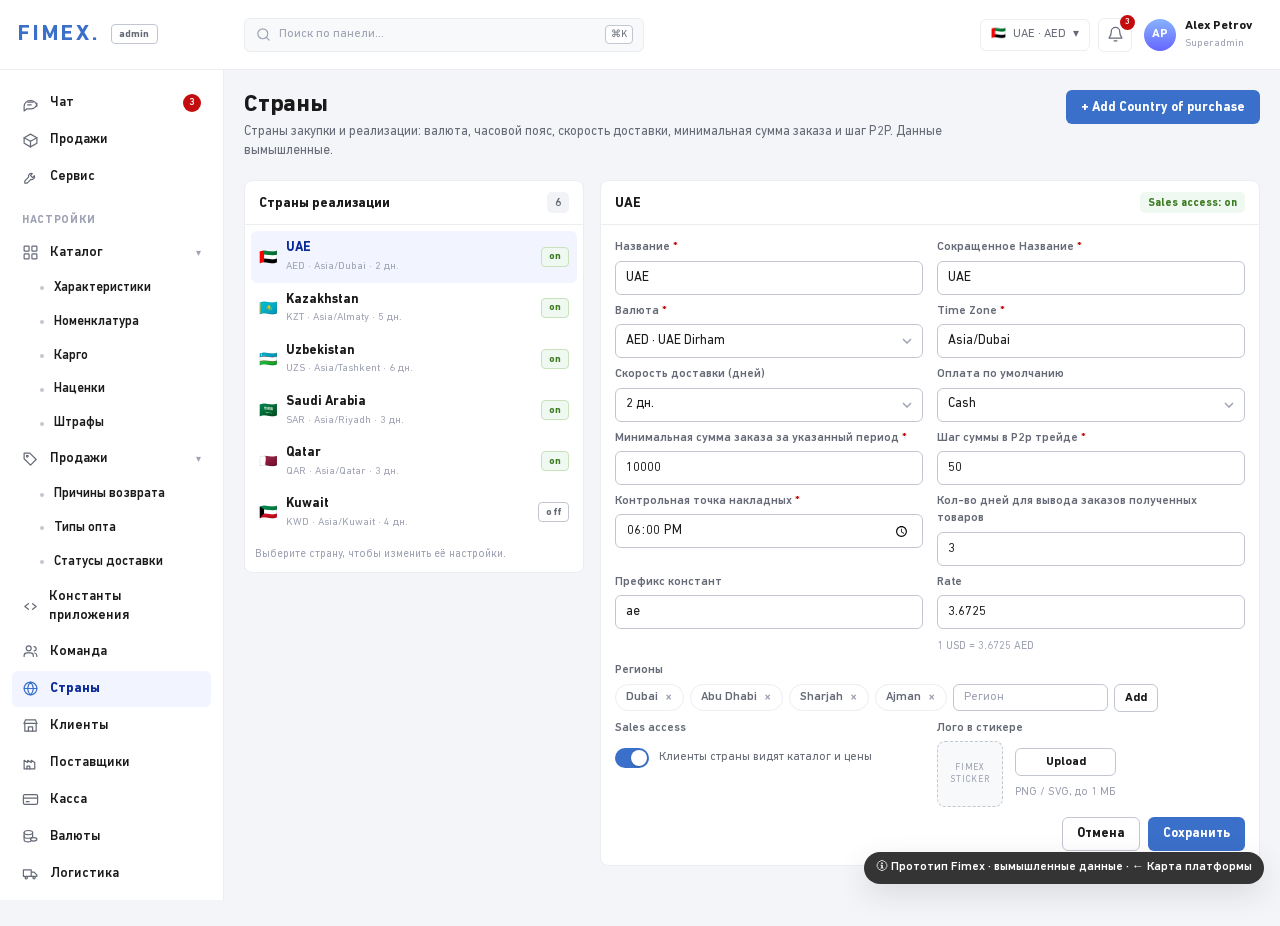
<file: admin-company.html>
<!DOCTYPE html>
<html lang="ru">
<head>
<meta charset="utf-8">
<meta name="viewport" content="width=device-width, initial-scale=1">
<title>Fimex Admin — Компания · прототип</title>
<link rel="icon" href="assets/favicon.svg">
<link rel="stylesheet" href="assets/base.css">
<link rel="stylesheet" href="assets/admin.css">
<style>
/* ===== admin-company.html — page-local styles (prefix co- / pay- / war-) ===== */
.co-rail-note { padding: 2px 10px 10px; font-size: 11px; color: var(--muted); }
.tree-item.co-country-row { padding: 8px; }
.co-country-row .co-c-meta { display: block; font-size: 10.5px; color: var(--muted); font-weight: 400; margin-top: 1px; }
.co-country-row .row-flag { font-size: 15px; }
.co-country-row .cnt { display: flex; align-items: center; gap: 4px; }

.co-regions { display: flex; flex-wrap: wrap; gap: 6px; align-items: center; }
.co-regions .chip { cursor: default; height: 27px; }
.co-regions .chip .x { cursor: pointer; font-size: 13px; line-height: 1; padding: 0 1px; }
.co-regions .chip .x:hover { color: var(--red); }
.co-region-form { display: inline-flex; gap: 6px; }
.co-region-form .input { width: 155px; height: 27px; font-size: 12px; }

.co-logo { display: flex; align-items: center; gap: 12px; }
.co-stick { width: 66px; height: 66px; border: 1px dashed var(--line-strong); border-radius: 8px; display: flex; align-items: center; justify-content: center; text-align: center; font-size: 9px; line-height: 1.3; color: var(--muted); background: var(--surface-2); letter-spacing: .08em; }
.co-rate-hint { margin-top: 5px; font-size: 11px; color: var(--muted); }
#co-country-form .form-grid { gap: 8px 14px; }
#co-country-form .field { gap: 4px; }
#co-country-form .form-actions { margin-top: 10px; }

.co-row-actions { display: flex; justify-content: flex-end; gap: 2px; }
.co-nowrap { white-space: nowrap; }
.co-license { font-family: ui-monospace, SFMono-Regular, Menlo, Consolas, monospace; font-size: 11.5px; }
.co-count { font-size: 12px; color: var(--text-2); }
.co-cust-pane { grid-template-columns: 240px minmax(0, 1fr); }
.co-cust-pane .folder-rail .folder { padding: 7px 8px; font-size: 12.5px; }
.co-cust-pane .table-tools .search { width: 220px; }
.co-cust-pane .table td, .co-cust-pane .table th { white-space: nowrap; }
.co-cust-pane .table td.co-email { max-width: 190px; overflow: hidden; text-overflow: ellipsis; }
.co-comment { display: -webkit-box; -webkit-line-clamp: 2; -webkit-box-orient: vertical; overflow: hidden; max-width: 165px; line-height: 1.35; }
.co-sub2 { display: block; font-size: 10.5px; color: var(--muted); font-weight: 400; margin-top: 1px; }

.co-chat-wrap { display: flex; flex-direction: column; height: 430px; border: 1px solid var(--line); border-radius: var(--radius); overflow: hidden; background: var(--surface); }
.co-chat-wrap .chat-msgs { flex: 1 1 auto; overflow: auto; }
.co-chat-wrap .chat-compose { border-top: 1px solid var(--line); padding: 10px 12px; background: var(--surface); }
.co-chat-wrap .chat-compose .input { height: 34px; }

.co-doc-row { display: flex; align-items: center; gap: 10px; padding: 9px 0; border-bottom: 1px solid var(--line); font-size: 12.5px; }
.co-doc-row:last-child { border-bottom: 0; }
.co-doc-ico { width: 30px; height: 30px; border: 1px solid var(--line); border-radius: 5px; display: flex; align-items: center; justify-content: center; color: var(--muted); font-size: 13px; flex: none; background: var(--surface-2); }
.co-doc-row .meta { margin-left: auto; font-size: 11px; color: var(--muted); white-space: nowrap; }
.co-manager-form { display: grid; grid-template-columns: 1fr 1.1fr auto; gap: 8px; margin-bottom: 12px; }

.co-switch-row { display: flex; align-items: center; gap: 10px; padding: 8px 0; border-bottom: 1px solid var(--line); font-size: 12.5px; }
.co-switch-row:last-child { border-bottom: 0; }
.co-switch-row .badge { margin-left: 4px; }

/* payment */
.pay-layout { display: grid; grid-template-columns: 300px minmax(0, 1fr); gap: 16px; align-items: start; }
.pay-controls .panel-body { padding: 14px; display: flex; flex-direction: column; gap: 13px; }
.pay-kinds { display: grid; grid-template-columns: 1fr 1fr; gap: 8px; }
.pay-kind { display: flex; flex-direction: column; align-items: flex-start; gap: 1px; padding: 8px 10px; border: 1px solid var(--line-strong); border-radius: var(--radius-sm); background: var(--surface); text-align: left; }
.pay-kind b { font-size: 12.5px; font-weight: 600; }
.pay-kind span { font-size: 10.5px; color: var(--muted); }
.pay-kind:hover { border-color: var(--accent); }
.pay-kind.active { border-color: var(--accent); background: var(--accent-soft); }
.pay-kind.active b { color: var(--accent-dark); }
.pay-kind[data-kind="refund"].active { border-color: #e6b8b8; background: var(--red-soft); }
.pay-kind[data-kind="refund"].active b { color: var(--red); }
.pay-printbar { display: flex; align-items: center; gap: 10px; margin-bottom: 10px; }
.pay-sum { font-size: 12px; color: var(--text-2); }
.pay-note { font-size: 11.5px; color: var(--muted); margin-top: 10px; max-width: 720px; }

.doc-sheet.co-doc { width: 185mm; min-height: 124mm; padding: 8mm 11mm; font-size: 11.5px; }
.co-doc .doc-brand { font-size: 15px; font-weight: 700; letter-spacing: .05em; }
.co-doc .doc-top h2 { font-size: 15px; text-transform: uppercase; letter-spacing: .05em; }
.co-doc .doc-title { text-align: right; }
.co-doc .doc-title .ru { font-size: 10px; color: #666; margin-top: 2px; }
.co-doc .doc-num { margin-top: 6px; font-size: 11.5px; font-weight: 600; }
.co-doc .doc-meta { margin: 12px 0 4px; }
.co-doc .doc-meta .box { flex: 1; min-width: 0; }
.co-doc .doc-meta .box .strong { font-size: 11.5px; }
.co-doc .doc-meta .box .line { color: #555; font-size: 10.5px; }
.co-doc table.doc-lines { width: 100%; border-collapse: collapse; margin-top: 12px; }
.co-doc table.doc-lines th { padding: 4px 6px; border-bottom: 1.5px solid #222; text-align: left; font-size: 9.5px; letter-spacing: .06em; text-transform: uppercase; color: #444; font-weight: 600; }
.co-doc table.doc-lines td { padding: 8px 6px; border-bottom: 1px solid #ccc; vertical-align: top; }
.co-doc table.doc-lines .num { text-align: right; font-variant-numeric: tabular-nums; white-space: nowrap; }
.co-doc .doc-total { margin-top: 8px; padding-top: 7px; border-top: 2px solid #222; }
.co-doc .doc-total b { font-size: 15px; }
.co-doc .doc-words { margin-top: 10px; padding: 7px 9px; border: 1px solid #ddd; border-radius: 3px; background: #f7f8fa; font-size: 10.5px; color: #333; }
.co-doc .doc-balance { display: flex; justify-content: space-between; gap: 20px; margin-top: 9px; font-size: 10.5px; color: #555; }
.co-doc .doc-sign { margin-top: 22px; }
.co-doc .doc-sign .stamp { width: 72px; height: 72px; border: 1.5px dashed #999; border-radius: 50%; display: flex; align-items: center; justify-content: center; text-align: center; font-size: 8px; line-height: 1.3; color: #8a8a8a; text-transform: uppercase; letter-spacing: .05em; flex: none; margin: 0 6px; align-self: center; }
.co-doc .doc-foot { display: flex; justify-content: space-between; gap: 20px; margin-top: 16px; padding-top: 6px; border-top: 1px solid #ddd; font-size: 8.5px; color: #999; }

/* currencies */
.co-rate-input { width: 118px; height: 28px; padding: 0 8px; text-align: right; border: 1px solid var(--line-strong); border-radius: 5px; font-variant-numeric: tabular-nums; background: var(--surface); }
.co-rate-input:disabled { background: var(--surface-3); color: var(--muted); border-color: var(--line); }
.co-currency-note { font-size: 12px; color: var(--text-2); }
.co-lock-state { display: inline-flex; align-items: center; gap: 5px; font-size: 11.5px; color: var(--text-2); }
.co-iso { font-family: ui-monospace, SFMono-Regular, Menlo, Consolas, monospace; font-size: 12px; font-weight: 600; }

/* warranty */
.war-block { border: 1px solid var(--line); border-radius: var(--radius-sm); padding: 8px 10px 10px; margin-bottom: 8px; background: var(--surface-2); }
.war-block-head { display: flex; align-items: center; gap: 8px; margin-bottom: 6px; }
.war-block textarea { min-height: 54px; background: var(--surface); }
.war-add { display: flex; flex-wrap: wrap; gap: 6px; padding: 12px 0; }
.war-preview { font-size: 12.5px; line-height: 1.55; }
.war-preview h3 { font-size: 14.5px; margin-bottom: 6px; }
.war-preview h4 { font-size: 12.5px; margin: 12px 0 3px; }
.war-preview p { margin: 3px 0 6px; }
.war-preview ul { margin: 3px 0 6px; padding-left: 18px; }
.war-preview blockquote { margin: 8px 0; padding: 6px 10px; border-left: 3px solid var(--accent); background: var(--accent-soft); font-style: italic; color: var(--text-2); }
.war-preview .info { margin: 8px 0; padding: 7px 10px; border: 1px solid #e6d5b8; background: #fffaf0; border-radius: 5px; color: #7a5b20; font-size: 12px; }
.war-preview .base { color: var(--text-2); }
.war-months { max-width: 110px; }
.war-lang-hint { font-size: 11.5px; color: var(--muted); }
.war-text { min-height: 92px; }

@media (max-width: 1280px) {
  .pay-layout { grid-template-columns: 1fr; }
  .co-manager-form { grid-template-columns: 1fr; }
}
@media print {
  body.admin { background: #fff !important; }
  .admin-topbar, .admin-sidebar, .proto-pill, .toast-host { display: none !important; }
  .admin-main { margin: 0 !important; padding: 0 !important; }
  .page { padding: 0 !important; }
  .screen[data-screen="payment"] .page-head,
  .pay-controls, .pay-printbar, .pay-note, .pay-sum { display: none !important; }
  .pay-layout { display: block; }
  .drawer-backdrop, .modal-backdrop { display: none !important; }
  .doc-stage { display: block !important; padding: 0 !important; border: 0 !important; background: #fff !important; }
  .doc-sheet.co-doc { width: 100% !important; min-height: 0; padding: 0; border: 0; box-shadow: none; }
}
</style>
</head>
<body class="admin">
<div id="shell"></div>
<section id="screens">

<!-- ============================================================ COUNTRIES -->
<div class="screen" data-screen="countries">
  <div class="page">
    <div class="page-head">
      <div>
        <h1>Страны</h1>
        <div class="sub">Страны закупки и реализации: валюта, часовой пояс, скорость доставки, минимальная сумма заказа и шаг P2P. Данные вымышленные.</div>
      </div>
      <div class="page-actions">
        <button class="btn btn-primary" id="co-add-country" type="button">+ Add Country of purchase</button>
      </div>
    </div>
    <div class="split-pane wide-left">
      <div class="panel">
        <div class="panel-head"><h3>Страны реализации</h3><span class="badge badge-gray" id="co-country-count">6</span></div>
        <div class="tree" id="co-country-list"></div>
        <div class="co-rail-note">Выберите страну, чтобы изменить её настройки.</div>
      </div>
      <div class="panel">
        <div class="panel-head">
          <h3 id="co-country-title">Настройки страны</h3>
          <span class="badge badge-gray" id="co-country-badge">Sales access</span>
        </div>
        <div class="panel-body">
          <form id="co-country-form" autocomplete="off">
            <div class="form-grid">
              <div class="field"><label>Название <span class="req">*</span></label><input class="input" name="name" required></div>
              <div class="field"><label>Сокращенное Название <span class="req">*</span></label><input class="input" name="short" required></div>
              <div class="field"><label>Валюта <span class="req">*</span></label><select class="select" name="currency"></select></div>
              <div class="field"><label>Time Zone <span class="req">*</span></label><input class="input" name="tz" placeholder="Asia/Dubai"></div>
              <div class="field"><label>Скорость доставки (дней)</label><select class="select" name="deliveryDays"></select></div>
              <div class="field"><label>Оплата по умолчанию</label><select class="select" name="payment"><option value="Cash">Cash</option><option value="Online">Online</option></select></div>
              <div class="field"><label>Минимальная сумма заказа за указанный период <span class="req">*</span></label><input class="input" name="minOrder" type="number" min="0" step="1000"></div>
              <div class="field"><label>Шаг суммы в P2p трейде <span class="req">*</span></label><input class="input" name="p2pStep" type="number" min="0" step="10"></div>
              <div class="field"><label>Контрольная точка накладных <span class="req">*</span></label><input class="input" name="checkpoint" type="time"></div>
              <div class="field"><label>Кол-во дней для вывода заказов полученных товаров</label><input class="input" name="calcDays" type="number" min="0" max="30"></div>
              <div class="field"><label>Префикс констант</label><input class="input" name="prefix" placeholder="ae"></div>
              <div class="field"><label>Rate</label><input class="input" name="rate" disabled><div class="co-rate-hint" id="co-rate-hint"></div></div>
            </div>
            <div class="form-grid" style="margin-top:8px">
              <div class="field full">
                <label>Регионы</label>
                <div class="co-regions" id="co-regions"></div>
              </div>
            </div>
            <div class="form-grid" style="margin-top:8px">
              <div class="field">
                <label>Sales access</label>
                <div class="row" style="height:34px">
                  <label class="switch"><input type="checkbox" name="sales"><i></i></label>
                  <span class="muted small" id="co-sales-hint">Клиенты страны видят каталог и цены</span>
                </div>
              </div>
              <div class="field">
                <label>Лого в стикере</label>
                <div class="co-logo">
                  <div class="co-stick">FIMEX<br>STICKER</div>
                  <div class="stack tight">
                    <button class="btn btn-default btn-sm" type="button" data-upload>Upload</button>
                    <span class="hint">PNG / SVG, до 1 МБ</span>
                  </div>
                </div>
              </div>
            </div>
            <div class="form-actions">
              <button class="btn btn-default" type="button" id="co-country-reset">Отмена</button>
              <button class="btn btn-primary" type="submit">Сохранить</button>
            </div>
          </form>
        </div>
      </div>
    </div>
  </div>
</div>

<!-- ============================================================ CUSTOMERS -->
<div class="screen" data-screen="customers">
  <div class="page">
    <div class="page-head">
      <div>
        <h1>Клиенты</h1>
        <div class="sub">Магазины-покупатели по странам реализации: лицензии, депозиты, штрафы, подписка и история операций.</div>
      </div>
      <div class="page-actions">
        <button class="btn btn-default" id="co-customers-export" type="button">Экспорт</button>
      </div>
    </div>
    <div class="split-pane co-cust-pane">
      <div class="folder-rail" id="co-customer-countries"></div>
      <div class="panel">
        <div class="table-tools">
          <div class="search"><input class="input" id="co-customer-search" placeholder="Name or ID"></div>
          <div class="row-info" id="co-customer-count"></div>
        </div>
        <div class="table-wrap" style="border:0;border-radius:0">
          <table class="table compact" id="co-customer-table">
            <thead><tr>
              <th>Company name</th>
              <th>User Name</th>
              <th>Email</th>
              <th>Status</th>
              <th>Subscription status</th>
              <th class="num">Deposit</th>
              <th class="num">Penalty</th>
              <th>License end date</th>
            </tr></thead>
            <tbody id="co-customer-rows"></tbody>
          </table>
        </div>
        <div class="empty" id="co-customer-empty" hidden>
          <div class="icon">🏬</div>
          <h4>No customers</h4>
          <p>В выбранной стране нет клиентов, подходящих под поиск. Смените страну или очистите поле поиска.</p>
        </div>
      </div>
    </div>
  </div>
</div>

<!-- ============================================================ SUPPLIERS -->
<div class="screen" data-screen="suppliers">
  <div class="page">
    <div class="page-head">
      <div>
        <h1>Поставщики</h1>
        <div class="sub">Компании-поставщики закупки: лицензии, документы, доступ к каталогу, страны закупки и менеджеры.</div>
      </div>
      <div class="page-actions">
        <button class="btn btn-default" id="co-supplier-export" type="button">Экспорт</button>
        <button class="btn btn-primary" id="co-add-supplier" type="button">Add supplier</button>
      </div>
    </div>
    <div class="panel">
      <div class="table-tools">
        <div class="search"><input class="input" id="co-supplier-search" placeholder="Company or e-mail"></div>
        <div class="row-info" id="co-supplier-count"></div>
      </div>
      <div class="table-wrap" style="border:0;border-radius:0">
        <table class="table compact" id="co-supplier-table">
          <thead><tr>
            <th>Company name</th>
            <th>Country</th>
            <th>Name</th>
            <th>Email</th>
            <th>Phone</th>
            <th>TRN Number</th>
            <th>License</th>
            <th>Purchases</th>
            <th>Comment</th>
            <th></th>
          </tr></thead>
          <tbody id="co-supplier-rows"></tbody>
        </table>
      </div>
      <div class="empty" id="co-supplier-empty" hidden>
        <div class="icon">🏭</div>
        <h4>No suppliers</h4>
        <p>Поставщики не найдены. Измените поиск или добавьте поставщика кнопкой Add supplier.</p>
      </div>
    </div>
  </div>
</div>

<!-- ============================================================ PAYMENT -->
<div class="screen" data-screen="payment">
  <div class="page">
    <div class="page-head">
      <div>
        <h1>Касса</h1>
        <div class="sub">Печатные формы кассы: приход и возврат по балансу, штрафам и депозитам клиентов, расчёты с поставщиками.</div>
      </div>
      <div class="page-actions">
        <span class="badge badge-gray">Печатные формы</span>
        <span class="tag blue">A5 · Cash document</span>
      </div>
    </div>
    <div class="pay-layout">
      <div class="panel pay-controls">
        <div class="panel-head"><h3>Документ</h3></div>
        <div class="panel-body">
          <div class="field">
            <label>Тип операции</label>
            <div class="segmented" id="co-pay-side">
              <button type="button" class="active" data-side="customers">Клиенты</button>
              <button type="button" data-side="suppliers">Поставщики</button>
            </div>
          </div>
          <div class="field" id="co-pay-cashbox-wrap">
            <label>Payment</label>
            <div class="chips" id="co-pay-cashbox">
              <button type="button" class="chip active" data-cashbox="ballance">Balance</button>
              <button type="button" class="chip" data-cashbox="penalty">Penalty</button>
              <button type="button" class="chip" data-cashbox="deposit">Deposit</button>
            </div>
          </div>
          <div class="field">
            <label>Операция</label>
            <div class="pay-kinds" id="co-pay-kind">
              <button type="button" class="pay-kind active" data-kind="receipt"><b>Receipt</b><span>Debit · приход</span></button>
              <button type="button" class="pay-kind" data-kind="refund"><b>Refund</b><span>Credit · расход</span></button>
            </div>
          </div>
          <div class="field">
            <label id="co-pay-party-label">Customer</label>
            <select class="select" id="co-pay-party"></select>
          </div>
          <div class="form-grid">
            <div class="field"><label>Amount</label><input class="input" id="co-pay-amount" type="number" min="0" step="50" value="15000"></div>
            <div class="field"><label>Date</label><input class="input" id="co-pay-date" type="date" value="2026-11-21"></div>
          </div>
          <div class="field"><label>Назначение</label><input class="input" id="co-pay-purpose"></div>
          <div class="hint" id="co-pay-hint"></div>
        </div>
      </div>
      <div>
        <div class="pay-printbar">
          <button class="btn btn-primary" id="co-print" type="button">🖨 Print</button>
          <span class="pay-sum" id="co-pay-summary"></span>
        </div>
        <div class="doc-stage" id="co-doc-stage">
          <div class="doc-sheet co-doc" id="co-doc"></div>
        </div>
        <p class="pay-note">Документ пересобирается при смене типа клиент/поставщик, кассы, прихода/расхода, контрагента и суммы. Кнопка Print открывает системный диалог печати — печатается только сама форма.</p>
      </div>
    </div>
  </div>
</div>

<!-- ============================================================ CURRENCIES -->
<div class="screen" data-screen="currencies">
  <div class="page">
    <div class="page-head">
      <div>
        <h1>Валюты</h1>
        <div class="sub">ISO, символ, название и курс валют. Курс можно изменить только после Unlock с паролем.</div>
      </div>
      <div class="page-actions">
        <button class="btn btn-default" id="co-unlock-all" type="button">🔒 Unlock</button>
        <button class="btn btn-default" id="co-add-currency" type="button">+ Add currency</button>
        <button class="btn btn-primary" id="co-save-currencies" type="button">Save</button>
      </div>
    </div>
    <div class="panel">
      <div class="table-tools">
        <div class="co-currency-note" id="co-currency-note"></div>
        <div class="row-info" id="co-currency-count"></div>
      </div>
      <div class="table-wrap" style="border:0;border-radius:0">
        <table class="table" id="co-currency-table">
          <thead><tr>
            <th>ISO</th>
            <th>Symbol</th>
            <th>Name</th>
            <th class="num">Currency rate</th>
            <th>Статус</th>
            <th></th>
          </tr></thead>
          <tbody id="co-currency-rows"></tbody>
        </table>
      </div>
    </div>
  </div>
</div>

<!-- ============================================================ LOGISTICS -->
<div class="screen" data-screen="logistics">
  <div class="page">
    <div class="page-head">
      <div>
        <h1>Логистика</h1>
        <div class="sub">Логистические компании: контакты, лицензии и логист по умолчанию для отгрузок.</div>
      </div>
      <div class="page-actions">
        <button class="btn btn-primary" id="co-add-logistics" type="button">Add company</button>
      </div>
    </div>
    <div class="panel">
      <div class="table-tools">
        <div class="row-info" id="co-logistics-count"></div>
      </div>
      <div class="table-wrap" style="border:0;border-radius:0">
        <table class="table" id="co-logistics-table">
          <thead><tr>
            <th>Name</th>
            <th>Company phone</th>
            <th>Company address</th>
            <th>License</th>
            <th>License end date</th>
            <th>Default</th>
            <th></th>
          </tr></thead>
          <tbody id="co-logistics-rows"></tbody>
        </table>
      </div>
    </div>
  </div>
</div>

<!-- ============================================================ WARRANTY -->
<div class="screen" data-screen="warranty">
  <div class="page">
    <div class="page-head">
      <div>
        <h1>Гарантии</h1>
        <div class="sub">Условия гарантии по бренду и категории: базовый срок, дополнительная гарантия и блоки текста RU/EN.</div>
      </div>
      <div class="page-actions">
        <button class="btn btn-primary" id="co-warranty-save" type="button">Сохранить</button>
      </div>
    </div>
    <div class="split-pane wide-left">
      <div class="panel">
        <div class="panel-head"><h3>Brand / Category</h3><span class="badge badge-gray" id="co-warranty-tree-count"></span></div>
        <div class="tree" id="co-warranty-tree"></div>
        <div class="co-rail-note">Выберите категорию бренда, чтобы отредактировать её гарантию.</div>
      </div>
      <div class="stack">
        <div class="panel" data-tabs-container>
          <div class="panel-head">
            <h3 id="co-warranty-title">Apple · iPhone</h3>
            <span class="tag blue" id="co-warranty-months-badge">12 мес</span>
          </div>
          <div class="panel-body">
            <form id="co-warranty-form" autocomplete="off">
              <div class="form-grid">
                <div class="field"><label>НАЗВАНИЕ RU</label><input class="input" name="titleRu"></div>
                <div class="field"><label>НАЗВАНИЕ EN</label><input class="input" name="titleEn"></div>
                <div class="field"><label>Кол. мес</label><input class="input war-months" name="months" type="number" min="0" max="60"></div>
                <div class="field"><label>Приложение</label><input class="input" value="Fimex iOS · APK" disabled></div>
                <div class="field"><label>Базовая Гарантия Ru</label><textarea class="textarea war-text" name="baseRu"></textarea></div>
                <div class="field"><label>Базовая Гарантия En</label><textarea class="textarea war-text" name="baseEn"></textarea></div>
                <div class="field"><label>Доп. Гарантия Ru</label><textarea class="textarea war-text" name="addRu"></textarea></div>
                <div class="field"><label>Доп. Гарантия En</label><textarea class="textarea war-text" name="addEn"></textarea></div>
              </div>
              <div class="form-section">
                <div class="row between" style="margin-bottom:6px">
                  <h4 style="font-size:13px">Блоки гарантии</h4>
                  <span class="war-lang-hint" id="co-war-lang-hint">Редактируется RU</span>
                </div>
                <div class="tabs" data-tabs="war-lang">
                  <button type="button" class="tab active" data-tab="ru">RU</button>
                  <button type="button" class="tab" data-tab="en">EN</button>
                </div>
                <div class="war-add" id="co-war-add">
                  <button type="button" class="btn btn-default btn-sm" data-block="heading">+ Заголовок</button>
                  <button type="button" class="btn btn-default btn-sm" data-block="section">+ Раздел</button>
                  <button type="button" class="btn btn-default btn-sm" data-block="list">+ Список</button>
                  <button type="button" class="btn btn-default btn-sm" data-block="quote">+ Цитата</button>
                  <button type="button" class="btn btn-default btn-sm" data-block="info">+ Инфо</button>
                </div>
                <div data-tab-panel="war-lang" data-tab-name="ru">
                  <div id="co-war-blocks-ru"></div>
                </div>
                <div data-tab-panel="war-lang" data-tab-name="en" hidden>
                  <div id="co-war-blocks-en"></div>
                </div>
              </div>
              <div class="form-actions">
                <button class="btn btn-default" type="button" id="co-warranty-reset">Отмена</button>
                <button class="btn btn-primary" type="submit">Сохранить</button>
              </div>
            </form>
          </div>
        </div>
        <div class="panel">
          <div class="panel-head"><h3>Предпросмотр</h3><span class="badge badge-gray" id="co-warranty-preview-lang">RU</span></div>
          <div class="panel-body"><div class="war-preview" id="co-warranty-preview"></div></div>
        </div>
      </div>
    </div>
  </div>
</div>
</section>

<!-- ============================================================ CUSTOMER DRAWER -->
<div class="drawer-backdrop" id="co-drawer-customer" hidden>
  <div class="drawer" data-tabs-container>
    <div class="drawer-head">
      <div>
        <h2 id="co-cust-name">Company</h2>
        <div class="sub" id="co-cust-sub"></div>
      </div>
      <button class="modal-close" type="button" data-close aria-label="Закрыть">×</button>
    </div>
    <div class="drawer-body">
      <div class="tabs" data-tabs="cust">
        <button type="button" class="tab active" data-tab="card">Карточка</button>
        <button type="button" class="tab" data-tab="history">История</button>
        <button type="button" class="tab" data-tab="chat">Чат</button>
      </div>
      <div data-tab-panel="cust" data-tab-name="card" style="padding-top:16px">
        <div class="detail-grid">
          <div class="field"><label>Company name</label><input class="input" id="co-cf-name"></div>
          <div class="field"><label>Company address</label><input class="input" id="co-cf-address"></div>
          <div class="field"><label>Company phone</label><input class="input" id="co-cf-phone"></div>
          <div class="field"><label>TRN Number</label><input class="input" id="co-cf-trn"></div>
          <div class="field">
            <label>License</label>
            <div class="input-group">
              <input class="input" id="co-cf-license">
              <button class="btn btn-default" type="button" id="co-cf-license-view">view</button>
            </div>
          </div>
          <div class="field"><label>License end date</label><input class="input" id="co-cf-license-end" placeholder="DD.MM.YYYY"></div>
          <div class="field"><label>Deposit</label><input class="input" id="co-cf-deposit" type="number" min="0"></div>
          <div class="field"><label>Penalty</label><input class="input" id="co-cf-penalty" type="number" min="0"></div>
          <div class="field"><label>Balance</label><input class="input" id="co-cf-balance" disabled></div>
          <div class="field"><label>Mode of payment</label><select class="select" id="co-cf-mode"><option value="Cash">Cash</option><option value="Online">Online</option></select></div>
          <div class="field"><label>Wholesale *</label><select class="select" id="co-cf-wholesale"></select></div>
          <div class="field"><label>Logistics</label><select class="select" id="co-cf-logistics"></select></div>
          <div class="field"><label>Subscription type</label><select class="select" id="co-cf-subscription"><option value="active">active</option><option value="expired">expired</option><option value="none">none</option></select></div>
          <div class="field">
            <label>App subscription</label>
            <div class="row" style="height:34px">
              <label class="switch"><input type="checkbox" id="co-cf-app"><i></i></label>
              <span class="muted small">isEnableAppSubscription</span>
            </div>
          </div>
          <div class="field"><label>Language *</label><select class="select" id="co-cf-lang"><option value="en">English</option><option value="ru">Русский</option></select></div>
          <div class="field"><label>Status</label><select class="select" id="co-cf-status"><option value="active">active</option><option value="new">new</option><option value="paused">paused</option></select></div>
        </div>
      </div>
      <div data-tab-panel="cust" data-tab-name="history" hidden>
        <div class="row between" style="margin-bottom:10px">
          <span class="strong">Customer History</span>
          <span class="muted small" id="co-cust-history-id">User ID 2433</span>
        </div>
        <div class="kpi-row" id="co-cust-history-kpi" style="margin-bottom:12px"></div>
        <div class="table-wrap">
          <table class="table compact">
            <thead><tr><th>Date</th><th>Type</th><th>Order №</th><th>Description of Goods</th><th class="num">Q-ty</th><th class="num">Amount</th><th>Status</th></tr></thead>
            <tbody id="co-cust-history-rows"></tbody>
          </table>
        </div>
      </div>
      <div data-tab-panel="cust" data-tab-name="chat" hidden>
        <div class="co-chat-wrap">
          <div class="chat-msgs" id="co-chat-msgs"></div>
          <div class="chat-compose">
            <input class="input" id="co-chat-input" placeholder="Message" autocomplete="off">
            <button class="btn btn-primary" type="button" id="co-chat-send">Send</button>
          </div>
        </div>
      </div>
    </div>
    <div class="drawer-foot">
      <button class="btn btn-danger" type="button" id="co-cust-delete">Delete Company</button>
      <span class="spacer"></span>
      <button class="btn btn-default" type="button" id="co-cust-message">Send Message</button>
      <button class="btn btn-primary" type="button" id="co-cust-save">Save</button>
    </div>
  </div>
</div>

<!-- ============================================================ SUPPLIER DRAWER -->
<div class="drawer-backdrop" id="co-drawer-supplier" hidden>
  <div class="drawer" data-tabs-container>
    <div class="drawer-head">
      <div>
        <h2 id="co-sup-name">Supplier</h2>
        <div class="sub" id="co-sup-sub"></div>
      </div>
      <button class="modal-close" type="button" data-close aria-label="Закрыть">×</button>
    </div>
    <div class="drawer-body">
      <div class="form-grid">
        <div class="field"><label>Company name <span class="req">*</span></label><input class="input" id="co-sf-name"></div>
        <div class="field"><label>Company Address</label><input class="input" id="co-sf-address"></div>
        <div class="field"><label>Phone</label><input class="input" id="co-sf-phone"></div>
        <div class="field"><label>Email <span class="req">*</span></label><input class="input" id="co-sf-email"></div>
        <div class="field"><label>TRN Number</label><input class="input" id="co-sf-trn"></div>
        <div class="field">
          <label>License <span class="req">*</span></label>
          <div class="input-group">
            <input class="input" id="co-sf-license">
            <button class="btn btn-default" type="button" id="co-sf-license-view">view</button>
          </div>
        </div>
        <div class="field"><label>License end date</label><input class="input" id="co-sf-license-end" placeholder="DD.MM.YYYY"></div>
        <div class="field"><label>Admin account · Email</label><input class="input" id="co-sf-admin-email"></div>
        <div class="field"><label>Admin account · Password</label><input class="input" id="co-sf-admin-pass" type="password" value="demo-pass-2026"></div>
        <div class="field">
          <label>Лого в стикере</label>
          <div class="co-logo">
            <div class="co-stick">SUPPLIER<br>LOGO</div>
            <div class="stack tight">
              <button class="btn btn-default btn-sm" type="button" data-upload>Upload</button>
              <span class="hint">PNG / SVG</span>
            </div>
          </div>
        </div>
      </div>
      <div class="tabs" data-tabs="supp" style="margin-top:18px">
        <button type="button" class="tab active" data-tab="docs">Документы</button>
        <button type="button" class="tab" data-tab="purchases">Покупки</button>
        <button type="button" class="tab" data-tab="catalog">Каталог</button>
        <button type="button" class="tab" data-tab="managers">Managers</button>
      </div>
      <div data-tab-panel="supp" data-tab-name="docs" style="padding-top:14px">
        <div id="co-sup-docs"></div>
        <div class="photo-drop" style="margin-top:12px" data-upload>＋ Upload document · PDF, до 5 МБ</div>
      </div>
      <div data-tab-panel="supp" data-tab-name="purchases" hidden style="padding-top:14px">
        <div class="field">
          <label>Purchases <span class="req">*</span></label>
          <div class="chips" id="co-sup-purchases"></div>
          <div class="hint" style="margin-top:8px">Страны, по которым поставщик принимает заказы на закупку.</div>
        </div>
      </div>
      <div data-tab-panel="supp" data-tab-name="catalog" hidden style="padding-top:14px">
        <div class="status-line" style="margin-bottom:12px">
          <span>Доступ поставщика к каталогу</span>
          <label class="switch"><input type="checkbox" id="co-sup-catalog-all" checked><i></i></label>
        </div>
        <div id="co-sup-catalog"></div>
        <div class="hint" style="margin-top:10px">Выключенный бренд скрывает все его категории из каталога поставщика.</div>
      </div>
      <div data-tab-panel="supp" data-tab-name="managers" hidden style="padding-top:14px">
        <div class="co-manager-form">
          <input class="input" id="co-mgr-name" placeholder="Name" autocomplete="off">
          <input class="input" id="co-mgr-email" placeholder="Email" autocomplete="off">
          <button class="btn btn-default" type="button" id="co-mgr-add">Добавить</button>
        </div>
        <div class="table-wrap">
          <table class="table compact">
            <thead><tr><th>Name</th><th>Email</th><th>Phone</th><th>Role</th><th></th></tr></thead>
            <tbody id="co-sup-managers"></tbody>
          </table>
        </div>
      </div>
    </div>
    <div class="drawer-foot">
      <button class="btn btn-danger" type="button" id="co-sup-delete">Удалить</button>
      <span class="spacer"></span>
      <button class="btn btn-default" type="button" id="co-sup-add-btn">Add</button>
      <button class="btn btn-primary" type="button" id="co-sup-save">Save</button>
    </div>
  </div>
</div>

<!-- ============================================================ MODALS -->
<div class="modal-backdrop" id="co-modal-country" hidden>
  <div class="modal" role="dialog" aria-modal="true">
    <form id="co-form-country" autocomplete="off">
      <div class="modal-head"><h3>Add Country of purchase</h3><button class="modal-close" type="button" data-close>×</button></div>
      <div class="modal-body">
        <div class="form-grid">
          <div class="field"><label>Название <span class="req">*</span></label><input class="input" name="name" required></div>
          <div class="field"><label>Сокращенное Название <span class="req">*</span></label><input class="input" name="short" required></div>
          <div class="field"><label>Валюта <span class="req">*</span></label><select class="select" name="currency"></select></div>
          <div class="field"><label>Time Zone <span class="req">*</span></label><input class="input" name="tz" placeholder="Asia/Dubai" required></div>
          <div class="field"><label>Скорость доставки (дней)</label><input class="input" name="deliveryDays" type="number" min="1" max="30" value="3"></div>
          <div class="field"><label>Sales access</label><div class="row" style="height:34px"><label class="switch"><input type="checkbox" name="sales" checked><i></i></label><span class="muted small">Включить продажи</span></div></div>
        </div>
      </div>
      <div class="modal-foot">
        <button class="btn btn-default" type="button" data-close>Отмена</button>
        <button class="btn btn-primary" type="submit">Добавить</button>
      </div>
    </form>
  </div>
</div>

<div class="modal-backdrop" id="co-modal-supplier" hidden>
  <div class="modal wide" role="dialog" aria-modal="true">
    <form id="co-form-supplier" autocomplete="off">
      <div class="modal-head"><h3>Add supplier</h3><button class="modal-close" type="button" data-close>×</button></div>
      <div class="modal-body">
        <div class="form-grid">
          <div class="field"><label>Company name <span class="req">*</span></label><input class="input" name="name" required></div>
          <div class="field"><label>Country</label><select class="select" name="country"></select></div>
          <div class="field"><label>Name <span class="req">*</span></label><input class="input" name="manager" required></div>
          <div class="field"><label>Email <span class="req">*</span></label><input class="input" name="email" type="email" required></div>
          <div class="field"><label>Phone</label><input class="input" name="phone"></div>
          <div class="field"><label>TRN Number</label><input class="input" name="trn"></div>
          <div class="field"><label>License <span class="req">*</span></label><input class="input" name="license" required></div>
          <div class="field"><label>License end date</label><input class="input" name="licenseEnd" placeholder="DD.MM.YYYY"></div>
          <div class="field full"><label>Comment</label><input class="input" name="comment" placeholder="Короткая заметка о поставщике"></div>
        </div>
      </div>
      <div class="modal-foot">
        <button class="btn btn-default" type="button" data-close>Отмена</button>
        <button class="btn btn-primary" type="submit">Добавить</button>
      </div>
    </form>
  </div>
</div>

<div class="modal-backdrop" id="co-modal-currency" hidden>
  <div class="modal" role="dialog" aria-modal="true">
    <form id="co-form-currency" autocomplete="off">
      <div class="modal-head"><h3>Add currency</h3><button class="modal-close" type="button" data-close>×</button></div>
      <div class="modal-body">
        <div class="form-grid">
          <div class="field"><label>ISO <span class="req">*</span></label><input class="input" name="iso" maxlength="3" placeholder="AED" required></div>
          <div class="field"><label>Name <span class="req">*</span></label><input class="input" name="name" placeholder="UAE Dirham" required></div>
          <div class="field"><label>Symbol</label><input class="input" name="symbol" placeholder="AED"></div>
          <div class="field"><label>Currency rate</label><input class="input" name="rate" type="number" step="0.0001" value="1"></div>
        </div>
      </div>
      <div class="modal-foot">
        <button class="btn btn-default" type="button" data-close>Отмена</button>
        <button class="btn btn-primary" type="submit">Save</button>
      </div>
    </form>
  </div>
</div>

<div class="modal-backdrop" id="co-modal-unlock" hidden>
  <div class="modal narrow" role="dialog" aria-modal="true">
    <div class="modal-head"><h3>Unlock currency rate</h3><button class="modal-close" type="button" data-close>×</button></div>
    <div class="modal-body">
      <div class="stack">
        <div class="field">
          <label>Password</label>
          <input class="input" id="co-unlock-pass" type="password" placeholder="Password" autocomplete="off">
        </div>
        <div class="hint" id="co-unlock-hint">Пароль суперадмина. В прототипе — <b>fimex</b>.</div>
      </div>
    </div>
    <div class="modal-foot">
      <button class="btn btn-default" type="button" data-close>Отмена</button>
      <button class="btn btn-primary" type="button" id="co-unlock-ok">Unlock</button>
    </div>
  </div>
</div>

<div class="modal-backdrop" id="co-modal-logistics" hidden>
  <div class="modal" role="dialog" aria-modal="true">
    <form id="co-form-logistics" autocomplete="off">
      <div class="modal-head"><h3 id="co-log-title">Add company</h3><button class="modal-close" type="button" data-close>×</button></div>
      <div class="modal-body">
        <div class="form-grid">
          <div class="field"><label>Name <span class="req">*</span></label><input class="input" name="name" required></div>
          <div class="field"><label>Company phone</label><input class="input" name="phone" placeholder="+971 4 555 00 00"></div>
          <div class="field full"><label>Company address</label><input class="input" name="address"></div>
          <div class="field"><label>License <span class="req">*</span></label><input class="input" name="license" required></div>
          <div class="field"><label>License end date</label><input class="input" name="licenseEnd" placeholder="DD.MM.YYYY"></div>
          <div class="field full">
            <label>Upload</label>
            <div class="photo-drop" data-upload>⇪ License scan · PDF, JPG</div>
          </div>
          <div class="field full">
            <label class="checkbox"><input type="checkbox" name="default"> Default logistics company</label>
          </div>
        </div>
      </div>
      <div class="modal-foot">
        <button class="btn btn-default" type="button" data-close>Отмена</button>
        <button class="btn btn-primary" type="submit">Save</button>
      </div>
    </form>
  </div>
</div>

<div class="modal-backdrop" id="co-modal-message" hidden>
  <div class="modal" role="dialog" aria-modal="true">
    <div class="modal-head"><h3>Send Message</h3><button class="modal-close" type="button" data-close>×</button></div>
    <div class="modal-body">
      <div class="stack">
        <div class="field"><label>To</label><input class="input" id="co-msg-to" disabled></div>
        <div class="field"><label>Company</label><input class="input" id="co-msg-company" disabled></div>
        <div class="field"><label>Message</label><textarea class="textarea" id="co-msg-text" placeholder="Напишите сообщение клиенту…"></textarea></div>
      </div>
    </div>
    <div class="modal-foot">
      <button class="btn btn-default" type="button" data-close>Отмена</button>
      <button class="btn btn-primary" type="button" id="co-msg-send">Send</button>
    </div>
  </div>
</div>

<div class="modal-backdrop" id="co-modal-confirm" hidden>
  <div class="modal narrow" role="dialog" aria-modal="true">
    <div class="modal-head"><h3 id="co-confirm-title">Подтверждение</h3><button class="modal-close" type="button" data-close>×</button></div>
    <div class="modal-body"><p id="co-confirm-text" class="muted"></p></div>
    <div class="modal-foot">
      <button class="btn btn-default" type="button" data-close>Отмена</button>
      <button class="btn btn-danger" type="button" id="co-confirm-ok">Удалить</button>
    </div>
  </div>
</div>

<a class="proto-pill" href="index.html">🛈 Прототип Fimex · вымышленные данные · ← Карта платформы</a>
<div class="toast-host"></div>

<script src="assets/demo-data.js"></script>
<script src="assets/app.js"></script>
<script src="assets/admin-shell.js"></script>
<script>
/* =====================================================================
   admin-company.html — page script
   Все данные вымышленные. Никаких сетевых вызовов: только DOM + Demo.*.
   ===================================================================== */
(function () {
  'use strict';

  var $ = FX.q, $$ = FX.qa, esc = FX.esc;
  var TODAY_MS = new Date(2026, 10, 21).getTime();

  /* ---------- helpers ---------- */
  function el(id) { return document.getElementById(id); }
  function flag(a) { return FimexAdmin.flag(a); }
  function pad(n, w) { var s = String(n); while (s.length < (w || 2)) s = '0' + s; return s; }
  function money(n, prefix) { return FX.money(Number(n) || 0, prefix); }
  function badge(text, kind) { return '<span class="badge badge-' + (kind || 'gray') + '">' + esc(text) + '</span>'; }
  function parseDMY(s) {
    var p = String(s || '').split('.');
    return p.length === 3 ? new Date(Number(p[2]), Number(p[1]) - 1, Number(p[0])).getTime() : 0;
  }
  function licenseBadge(end) {
    var d = parseDMY(end);
    if (!d) return badge('No license', 'gray');
    var days = Math.round((d - TODAY_MS) / 864e5);
    if (days < 0) return badge('Expired', 'red');
    if (days < 120) return badge('Expires in ' + days + ' d', 'orange');
    return badge('Active', 'green');
  }
  function customerStatusBadge(s) {
    return s === 'active' ? badge('Active', 'green') : s === 'new' ? badge('New', 'blue') : badge('Paused', 'gray');
  }
  function subscriptionBadge(s) {
    return s === 'active' ? badge('Active', 'green') : s === 'expired' ? badge('Expired', 'red') : badge('None', 'gray');
  }
  function resetTabs(wrapSel) {
    var wrap = $(wrapSel);
    if (!wrap) return;
    var first = wrap.querySelector('.tab');
    if (first) first.click();
  }
  var msgSeq = 0;
  function nowHM() { return '12:' + pad(6 + (msgSeq++ % 50)); }

  /* ---------- local fictional data ---------- */
  var CITY_ADDRESS = {
    'Dubai': 'Warehouse 12, Al Quoz Industrial 3, Dubai',
    'Abu Dhabi': 'Shop 4, Electra Street, Abu Dhabi',
    'Sharjah': 'Office 218, King Faisal Road, Sharjah',
    'Almaty': 'Abay Ave 76, Almaty',
    'Tashkent': 'Navoi Street 18, Tashkent',
    'Riyadh': 'King Abdullah Road 22, Riyadh',
    'Doha': 'Salwa Road 31, Doha',
    'Kuwait City': 'Ahmad Al Jaber Street 9, Kuwait City'
  };
  var REGIONS = {
    AE: ['Dubai', 'Abu Dhabi', 'Sharjah', 'Ajman'],
    KZ: ['Almaty', 'Astana', 'Shymkent'],
    UZ: ['Tashkent', 'Samarkand'],
    SA: ['Riyadh', 'Jeddah', 'Dammam'],
    QA: ['Doha'],
    KW: ['Kuwait City', 'Hawalli']
  };
  var SUPPLIER_COMMENTS = [
    'Стабильные поставки, отгрузка за 24 часа',
    'Работает по предоплате, документы в порядке',
    'Хорошая цена на Samsung, иногда задержки',
    'Крупные партии, свой склад в DAFZA',
    'На паузе — истекла лицензия',
    'Быстрая отгрузка, полный комплект документов',
    'Новый поставщик, первые закупки',
    'Гибкие условия по P2P'
  ];
  var MANAGER_POOL = [
    { name: 'L. Karim', role: 'Operations' },
    { name: 'T. Nguyen', role: 'Sales manager' },
    { name: 'S. Al Nuaimi', role: 'Logistics' },
    { name: 'V. Petrov', role: 'Account manager' },
    { name: 'M. Hassan', role: 'Sales manager' },
    { name: 'D. Kim', role: 'Warehouse' }
  ];

  var C = {};

  C.countries = Demo.countries.map(function (c) {
    return {
      id: c.id, name: c.name, short: c.short, abbr: c.abbr, currency: c.currency,
      symbol: c.symbol, rate: c.rate, tz: c.tz, deliveryDays: c.deliveryDays,
      minOrder: c.minOrder, p2pStep: c.p2pStep, sales: c.sales, payment: c.payment,
      checkpoint: c.checkpoint, prefix: c.prefix, calcDays: 3,
      regions: (REGIONS[c.abbr] || []).slice()
    };
  });

  C.customers = Demo.customers.map(function (c) {
    var chat = null;
    for (var i = 0; i < Demo.chats.length; i++) {
      var ch = Demo.chats[i];
      if (ch.company === c.name || ch.name === c.user) { chat = ch; break; }
    }
    return {
      id: c.id, name: c.name, user: c.user, email: c.email, phone: c.phone,
      country: c.country, city: c.city, license: c.license, licenseEnd: c.licenseEnd,
      trn: c.trn, deposit: c.deposit, penalty: c.penalty, balance: c.balance,
      status: c.status, subscription: c.subscription, mode: c.mode,
      wholesale: c.wholesale, logistics: c.logistics, lang: c.lang,
      address: CITY_ADDRESS[c.city] || '',
      appSub: c.subscription !== 'none',
      chat: chat ? chat.messages.map(function (m) { return { from: m.from, text: m.text, at: m.at }; }) : []
    };
  });

  C.suppliers = Demo.suppliers.map(function (s, i) {
    var m = MANAGER_POOL[i % MANAGER_POOL.length];
    var catalog = {};
    Demo.brands.forEach(function (b) { catalog[b.name] = ['Apple', 'Samsung', 'Xiaomi', 'Google'].indexOf(b.name) !== -1; });
    return {
      id: s.id, name: s.name, short: s.short, country: s.country, city: s.city,
      manager: s.manager, email: s.email, phone: s.phone, trn: s.trn,
      license: s.license, licenseEnd: s.licenseEnd, purchases: s.purchases.slice(),
      status: s.status, since: s.since, debt: s.debt,
      address: CITY_ADDRESS[s.city] || '',
      comment: SUPPLIER_COMMENTS[i % SUPPLIER_COMMENTS.length],
      adminEmail: s.email, adminPass: 'sup-demo-2026',
      docs: [
        { name: 'Trade License', file: 'trade-license-' + s.id + '.pdf', date: '12.01.2026' },
        { name: 'TRN Certificate', file: 'trn-certificate-' + s.id + '.pdf', date: '12.01.2026' },
        { name: 'Bank Account Letter', file: 'bank-letter-' + s.id + '.pdf', date: '03.02.2026' }
      ],
      managers: [
        { id: s.id * 10, name: s.manager, email: s.email, phone: s.phone, role: 'Sales manager' },
        { id: s.id * 10 + 1, name: m.name, email: 'ops' + s.id + '@supplier.example', phone: '+971 4 555 ' + pad(10 + i * 3, 4), role: m.role }
      ],
      catalog: catalog
    };
  });

  C.currencies = Demo.currencies.map(function (c) {
    return { iso: c.iso, symbol: c.symbol, name: c.name, rate: c.rate, locked: c.locked };
  });
  C.currencyUnlocked = false;

  C.logistics = Demo.logistics.map(function (l) {
    return { id: l.id, name: l.name, phone: l.phone, address: l.address, license: l.license, licenseEnd: l.licenseEnd, default: l.default };
  });

  C.warranty = {};

  var ui = {
    country: 0,
    custCountry: 'UAE',
    customerId: null,
    supplierId: null,
    logEdit: null,
    unlockTarget: null,
    pendingConfirm: null,
    warranty: { brand: 'Apple', cat: 1667, lang: 'ru', open: { Apple: true } },
    pay: { side: 'customers', cashbox: 'ballance', kind: 'receipt', partyId: Demo.customers[0].id, amount: 15000, date: '2026-11-21' }
  };

  /* ==================================================================
     COUNTRIES
     ================================================================== */
  function deliveryOptions(selected) {
    var out = '';
    for (var d = 1; d <= 14; d++) out += '<option value="' + d + '"' + (d === Number(selected) ? ' selected' : '') + '>' + d + ' дн.</option>';
    return out;
  }
  function currencyOptions(selected) {
    return C.currencies.map(function (c) {
      return '<option value="' + esc(c.iso) + '"' + (c.iso === selected ? ' selected' : '') + '>' + esc(c.iso) + ' · ' + esc(c.name) + '</option>';
    }).join('');
  }
  function currencyByIso(iso) {
    for (var i = 0; i < C.currencies.length; i++) if (C.currencies[i].iso === iso) return C.currencies[i];
    return C.currencies[0];
  }

  function renderRegions(c) {
    var box = el('co-regions');
    if (!box) return;
    box.innerHTML = c.regions.map(function (r, i) {
      return '<span class="chip">' + esc(r) + '<span class="x" data-region-del="' + i + '" title="Удалить">×</span></span>';
    }).join('') +
      '<span class="co-region-form"><input class="input" id="co-region-input" placeholder="Регион" autocomplete="off">' +
      '<button class="btn btn-default btn-sm" type="button" id="co-region-add">Add</button></span>';
  }

  function fillCountryForm() {
    var c = C.countries[ui.country];
    var f = el('co-country-form');
    if (!c || !f) return;
    f.elements.name.value = c.name;
    f.elements.short.value = c.short;
    f.elements.tz.value = c.tz;
    f.elements.minOrder.value = c.minOrder;
    f.elements.p2pStep.value = c.p2pStep;
    f.elements.checkpoint.value = c.checkpoint;
    f.elements.calcDays.value = c.calcDays;
    f.elements.prefix.value = c.prefix;
    f.elements.currency.innerHTML = currencyOptions(c.currency);
    f.elements.deliveryDays.innerHTML = deliveryOptions(c.deliveryDays);
    f.elements.payment.value = c.payment;
    f.elements.rate.value = c.rate;
    f.elements.sales.checked = c.sales;
    el('co-country-title').textContent = c.name;
    var b = el('co-country-badge');
    b.textContent = c.sales ? 'Sales access: on' : 'Sales access: off';
    b.className = 'badge ' + (c.sales ? 'badge-green' : 'badge-gray');
    el('co-sales-hint').textContent = c.sales ? 'Клиенты страны видят каталог и цены' : 'Продажи в стране выключены';
    updateRateHint();
    renderRegions(c);
  }

  function updateRateHint() {
    var f = el('co-country-form');
    if (!f) return;
    var cur = currencyByIso(f.elements.currency.value);
    f.elements.rate.value = cur.rate;
    el('co-rate-hint').textContent = '1 USD = ' + cur.rate + ' ' + cur.iso;
  }

  function renderCountries() {
    var list = el('co-country-list');
    list.innerHTML = C.countries.map(function (c, i) {
      return '<div class="tree-item co-country-row' + (i === ui.country ? ' active' : '') + '" data-country="' + i + '">' +
        '<span class="row-flag">' + flag(c.abbr) + '</span>' +
        '<span class="grow"><span class="strong">' + esc(c.name) + '</span>' +
        '<span class="co-c-meta">' + esc(c.currency) + ' · ' + esc(c.tz) + ' · ' + c.deliveryDays + ' дн.</span></span>' +
        (c.sales ? '<span class="tag ok">on</span>' : '<span class="tag">off</span>') +
        '</div>';
    }).join('');
    el('co-country-count').textContent = C.countries.length;
    fillCountryForm();
  }

  function addRegion() {
    var inp = el('co-region-input');
    if (!inp) return;
    var v = inp.value.trim();
    var c = C.countries[ui.country];
    if (!v) { inp.focus(); return; }
    if (c.regions.indexOf(v) === -1) c.regions.push(v);
    renderRegions(c);
    var again = el('co-region-input');
    if (again) again.focus();
  }

  /* ==================================================================
     CUSTOMERS
     ================================================================== */
  function customersInCountry(name) {
    return C.customers.filter(function (c) { return c.country === name; });
  }
  function findCustomer(id) { return FX.by(C.customers, 'id', Number(id)); }

  function renderCustomerRail() {
    var rail = el('co-customer-countries');
    rail.innerHTML = '<div class="rail-title">Countries</div>' + C.countries.map(function (c) {
      var n = customersInCountry(c.name).length;
      return '<div class="folder' + (ui.custCountry === c.name ? ' active' : '') + '" data-cust-country="' + esc(c.name) + '">' +
        '<span class="ico">' + flag(c.abbr) + '</span>' + esc(c.name) +
        '<span class="count">' + n + '</span></div>';
    }).join('');
  }

  function visibleCustomers() {
    var q = el('co-customer-search').value.toLowerCase().trim();
    return customersInCountry(ui.custCountry).filter(function (c) {
      return !q || (c.name + ' ' + c.user + ' ' + c.email).toLowerCase().indexOf(q) !== -1;
    });
  }

  function renderCustomerRows() {
    var list = visibleCustomers();
    el('co-customer-rows').innerHTML = list.map(function (c) {
      return '<tr class="clickable" data-customer="' + c.id + '">' +
        '<td><span class="link">' + esc(c.name) + '</span><span class="co-sub2">' + esc(c.city) + ' · ID ' + c.id + '</span></td>' +
        '<td>' + esc(c.user) + '</td>' +
        '<td class="muted co-email" title="' + esc(c.email) + '">' + esc(c.email) + '</td>' +
        '<td>' + customerStatusBadge(c.status) + '</td>' +
        '<td>' + subscriptionBadge(c.subscription) + '</td>' +
        '<td class="num">' + money(c.deposit, '$') + '</td>' +
        '<td class="num">' + money(c.penalty, '$') + '</td>' +
        '<td class="co-nowrap">' + esc(c.licenseEnd) + '</td>' +
        '</tr>';
    }).join('');
    el('co-customer-count').textContent = list.length + ' из ' + C.customers.length + ' · ' + ui.custCountry;
    var none = !list.length;
    el('co-customer-table').closest('.table-wrap').hidden = none;
    el('co-customer-empty').hidden = !none;
  }

  function renderCustomers() {
    renderCustomerRail();
    renderCustomerRows();
  }

  function fillSelect(sel, values, current) {
    if (!sel) return;
    sel.innerHTML = values.map(function (v) {
      var val = typeof v === 'string' ? v : v.value, label = typeof v === 'string' ? v : v.label;
      return '<option value="' + esc(val) + '"' + (String(val) === String(current) ? ' selected' : '') + '>' + esc(label) + '</option>';
    }).join('');
  }

  function openCustomer(id) {
    var c = findCustomer(id);
    if (!c) return;
    ui.customerId = c.id;
    el('co-cust-name').textContent = c.name;
    el('co-cust-sub').textContent = c.country + ' · ' + c.city + ' · User ID ' + c.id + ' · ' + c.user;
    el('co-cf-name').value = c.name;
    el('co-cf-address').value = c.address;
    el('co-cf-phone').value = c.phone;
    el('co-cf-trn').value = c.trn;
    el('co-cf-license').value = c.license;
    el('co-cf-license-end').value = c.licenseEnd;
    el('co-cf-deposit').value = c.deposit;
    el('co-cf-penalty').value = c.penalty;
    el('co-cf-balance').value = money(c.balance, '$');
    el('co-cf-mode').value = c.mode;
    fillSelect(el('co-cf-wholesale'), Demo.wholesaleTypes.map(function (w) { return { value: w.nameAdmin, label: w.nameAdmin }; }), c.wholesale);
    fillSelect(el('co-cf-logistics'), C.logistics.map(function (l) { return l.name; }), c.logistics);
    el('co-cf-subscription').value = c.subscription;
    el('co-cf-app').checked = c.appSub;
    el('co-cf-lang').value = c.lang;
    el('co-cf-status').value = c.status;
    renderCustomerHistory(c);
    renderCustomerChat(c);
    FX.drawer('co-drawer-customer');
    resetTabs('[data-tabs="cust"]');
  }

  function renderCustomerHistory(c) {
    var rows = [];
    Demo.orders.sales.forEach(function (s) {
      if (s.customerId === c.id) {
        rows.push({ date: s.date, type: 'Order', num: '#' + s.id, product: s.product, qty: s.qty, total: s.total, status: s.status, color: s.statusColor });
      }
    });
    Demo.p2p.slice(0, 2 + (c.id % 4)).forEach(function (b, i) {
      rows.push({ date: Demo.date(2026, 10, 8 + i), type: 'P2P', num: 'P2P-' + b.id, product: b.product, qty: b.qty, total: b.bid * b.qty, status: b.status === 'Active' ? 'Активна' : b.status, color: '#3b70ca' });
    });
    rows.sort(function (a, b) { return parseDMY(b.date) - parseDMY(a.date); });
    var total = rows.reduce(function (acc, r) { return acc + r.total; }, 0);
    var orders = rows.filter(function (r) { return r.type === 'Order'; }).length;
    var p2p = rows.length - orders;
    el('co-cust-history-id').textContent = 'User ID ' + c.id + ' · ' + c.user;
    el('co-cust-history-kpi').innerHTML =
      '<div class="kpi"><div class="label">Orders</div><div class="value">' + orders + '</div></div>' +
      '<div class="kpi"><div class="label">P2P</div><div class="value">' + p2p + '</div></div>' +
      '<div class="kpi"><div class="label">Сумма операций</div><div class="value">' + money(total, '$') + '</div></div>' +
      '<div class="kpi"><div class="label">Deposit</div><div class="value">' + money(c.deposit, '$') + '</div><div class="hint">Penalty ' + money(c.penalty, '$') + '</div></div>';
    el('co-cust-history-rows').innerHTML = rows.map(function (r) {
      return '<tr>' +
        '<td class="co-nowrap">' + esc(r.date) + '</td>' +
        '<td>' + (r.type === 'P2P' ? badge('P2P', 'gray') : badge('Order', 'blue')) + '</td>' +
        '<td class="mono">' + esc(r.num) + '</td>' +
        '<td>' + esc(r.product) + '</td>' +
        '<td class="num">' + r.qty + '</td>' +
        '<td class="num">' + money(r.total, '$') + '</td>' +
        '<td><span class="status-cell"><span class="dot" style="background:' + r.color + '"></span>' + esc(r.status) + '</span></td>' +
        '</tr>';
    }).join('');
  }

  function renderCustomerChat(c) {
    var box = el('co-chat-msgs');
    if (!c.chat.length) {
      box.innerHTML = '<div class="empty" style="padding:36px 12px"><div class="icon">💬</div><h4>Empty chat</h4><p>Переписки с клиентом пока нет. Отправьте первое сообщение.</p></div>';
      return;
    }
    box.innerHTML = c.chat.map(function (m) {
      return '<div class="bubble ' + (m.from === 'me' ? 'me' : 'them') + '">' + esc(m.text) + '<span class="at">' + esc(m.at || '') + '</span></div>';
    }).join('');
    box.scrollTop = box.scrollHeight;
  }

  function currentCustomer() { return findCustomer(ui.customerId); }

  function saveCustomer() {
    var c = currentCustomer();
    if (!c) return;
    c.name = el('co-cf-name').value.trim() || c.name;
    c.address = el('co-cf-address').value.trim();
    c.phone = el('co-cf-phone').value.trim();
    c.trn = el('co-cf-trn').value.trim();
    c.license = el('co-cf-license').value.trim();
    c.licenseEnd = el('co-cf-license-end').value.trim();
    c.deposit = Number(el('co-cf-deposit').value) || 0;
    c.penalty = Number(el('co-cf-penalty').value) || 0;
    c.mode = el('co-cf-mode').value;
    c.wholesale = el('co-cf-wholesale').value;
    c.logistics = el('co-cf-logistics').value;
    c.subscription = el('co-cf-subscription').value;
    c.appSub = el('co-cf-app').checked;
    c.lang = el('co-cf-lang').value;
    c.status = el('co-cf-status').value;
    el('co-cust-name').textContent = c.name;
    el('co-cust-sub').textContent = c.country + ' · ' + c.city + ' · User ID ' + c.id + ' · ' + c.user;
    renderCustomerRows();
    FX.toast('Сохранено', 'ok');
  }

  function sendChatMessage() {
    var c = currentCustomer();
    var inp = el('co-chat-input');
    if (!c || !inp) return;
    var text = inp.value.trim();
    if (!text) { inp.focus(); return; }
    c.chat.push({ from: 'me', text: text, at: nowHM() });
    inp.value = '';
    renderCustomerChat(c);
  }

  function openSendMessage() {
    var c = currentCustomer();
    if (!c) return;
    el('co-msg-to').value = c.email;
    el('co-msg-company').value = c.name + ' · ' + c.country;
    el('co-msg-text').value = '';
    FX.modal('co-modal-message');
    setTimeout(function () { el('co-msg-text').focus(); }, 60);
  }

  /* ---------- countries: handlers ---------- */
  function saveCountry(e) {
    e.preventDefault();
    var f = el('co-country-form');
    var c = C.countries[ui.country];
    if (!c) return;
    c.name = f.elements.name.value.trim() || c.name;
    c.short = f.elements.short.value.trim() || c.short;
    c.currency = f.elements.currency.value;
    var cur = currencyByIso(c.currency);
    c.rate = cur.rate;
    c.symbol = cur.symbol;
    c.tz = f.elements.tz.value.trim();
    c.deliveryDays = Number(f.elements.deliveryDays.value) || c.deliveryDays;
    c.payment = f.elements.payment.value;
    c.minOrder = Number(f.elements.minOrder.value) || 0;
    c.p2pStep = Number(f.elements.p2pStep.value) || 0;
    c.checkpoint = f.elements.checkpoint.value;
    c.calcDays = Number(f.elements.calcDays.value) || 0;
    c.prefix = f.elements.prefix.value.trim();
    c.sales = f.elements.sales.checked;
    renderCountries();
    FX.toast('Сохранено', 'ok');
  }

  function openAddCountry() {
    var f = el('co-form-country');
    f.reset();
    f.elements.currency.innerHTML = currencyOptions('AED');
    f.elements.deliveryDays.value = 3;
    FX.modal('co-modal-country');
    setTimeout(function () { f.elements.name.focus(); }, 60);
  }

  function addCountry(e) {
    e.preventDefault();
    var f = e.target;
    var name = f.elements.name.value.trim();
    if (!name) return;
    var cur = currencyByIso(f.elements.currency.value) || C.currencies[0];
    var short = f.elements.short.value.trim() || name.slice(0, 3).toUpperCase();
    C.countries.push({
      id: 100 + C.countries.length, name: name, short: short, abbr: short.slice(0, 2).toUpperCase(),
      currency: cur.iso, symbol: cur.symbol, rate: cur.rate,
      tz: f.elements.tz.value.trim() || 'Asia/Dubai',
      deliveryDays: Number(f.elements.deliveryDays.value) || 3,
      minOrder: 10000, p2pStep: 100, sales: f.elements.sales.checked,
      payment: 'Cash', checkpoint: '18:00', prefix: short.toLowerCase().slice(0, 2), calcDays: 3, regions: []
    });
    ui.country = C.countries.length - 1;
    FX.closeModal('co-modal-country');
    renderCountries();
    FX.toast('Страна добавлена', 'ok');
  }

  /* ---------- customers: handlers ---------- */
  function deleteCustomer() {
    var c = currentCustomer();
    if (!c) return;
    confirmAction('Delete Company', 'Удалить компанию «' + c.name + '»? В прототипе строка исчезнет из списка клиентов.', 'Delete Company', function () {
      C.customers = C.customers.filter(function (x) { return x.id !== c.id; });
      ui.customerId = null;
      FX.closeDrawer('co-drawer-customer');
      renderCustomers();
      FX.toast('Компания удалена', 'ok');
    });
  }

  function sendMessageFromModal() {
    var text = el('co-msg-text').value.trim();
    if (!text) { FX.toast('Введите сообщение', 'error'); el('co-msg-text').focus(); return; }
    var c = currentCustomer();
    if (c) {
      c.chat.push({ from: 'me', text: text, at: nowHM() });
      if (!el('co-drawer-customer').hidden) renderCustomerChat(c);
    }
    FX.closeModal('co-modal-message');
    FX.toast('Сообщение отправлено', 'ok');
  }

  /* ==================================================================
     SUPPLIERS
     ================================================================== */
  function countryAbbr(name) {
    var c = FX.by(C.countries, 'name', name);
    return c ? c.abbr : 'AE';
  }
  function visibleSuppliers() {
    var q = el('co-supplier-search').value.toLowerCase().trim();
    return C.suppliers.filter(function (s) {
      return !q || (s.name + ' ' + s.manager + ' ' + s.email + ' ' + s.license).toLowerCase().indexOf(q) !== -1;
    });
  }
  function renderSupplierRows() {
    var list = visibleSuppliers();
    el('co-supplier-rows').innerHTML = list.map(function (s) {
      return '<tr class="clickable" data-supplier="' + s.id + '">' +
        '<td><span class="link">' + esc(s.name) + '</span><span class="co-sub2">ID ' + s.id + ' · since ' + esc(s.since) + '</span></td>' +
        '<td class="co-nowrap">' + flag(countryAbbr(s.country)) + ' ' + esc(s.country) + '</td>' +
        '<td class="co-nowrap">' + esc(s.manager) + '</td>' +
        '<td class="muted">' + esc(s.email) + '</td>' +
        '<td class="co-nowrap">' + esc(s.phone) + '</td>' +
        '<td class="mono">' + esc(s.trn) + '</td>' +
        '<td>' + licenseBadge(s.licenseEnd) + '<span class="co-sub2">' + esc(s.license) + '</span></td>' +
        '<td class="co-nowrap">' + s.purchases.join(' · ') + '</td>' +
        '<td class="muted"><div class="co-comment">' + esc(s.comment) + '</div></td>' +
        '<td class="actions"><button class="btn-icon" type="button" data-supplier-edit="' + s.id + '" title="Открыть">✎</button></td>' +
        '</tr>';
    }).join('');
    el('co-supplier-count').textContent = list.length + ' из ' + C.suppliers.length;
    var none = !list.length;
    el('co-supplier-table').closest('.table-wrap').hidden = none;
    el('co-supplier-empty').hidden = !none;
  }
  function findSupplier(id) { return FX.by(C.suppliers, 'id', Number(id)); }
  function currentSupplier() { return findSupplier(ui.supplierId); }

  function renderSupplierDocs(s) {
    el('co-sup-docs').innerHTML = s.docs.map(function (d, i) {
      return '<div class="co-doc-row">' +
        '<span class="co-doc-ico">📄</span>' +
        '<div><div class="strong">' + esc(d.name) + '</div><div class="faint xs">' + esc(d.file) + '</div></div>' +
        '<span class="meta">' + esc(d.date) + '</span>' +
        '<button class="btn btn-ghost btn-sm" type="button" data-doc-view="' + i + '">view</button>' +
      '</div>';
    }).join('');
  }
  function renderSupplierPurchases(s) {
    el('co-sup-purchases').innerHTML = C.countries.map(function (c) {
      var on = s.purchases.indexOf(c.name) !== -1;
      return '<button type="button" class="chip' + (on ? ' active' : '') + '" data-purchase="' + esc(c.name) + '">' + flag(c.abbr) + ' ' + esc(c.name) + '</button>';
    }).join('');
  }
  function renderSupplierCatalog(s) {
    var all = Demo.brands.every(function (b) { return !!s.catalog[b.name]; });
    el('co-sup-catalog-all').checked = all;
    el('co-sup-catalog').innerHTML = Demo.brands.map(function (b) {
      var on = !!s.catalog[b.name];
      return '<div class="co-switch-row">' +
        '<span style="display:inline-block;width:9px;height:9px;border-radius:2px;background:' + b.color + '"></span>' +
        '<span class="grow">' + esc(b.name) + '</span>' +
        (on ? badge('Access', 'green') : badge('Hidden', 'gray')) +
        '<label class="switch"><input type="checkbox" data-cat-brand="' + esc(b.name) + '"' + (on ? ' checked' : '') + '><i></i></label>' +
      '</div>';
    }).join('');
  }
  function renderSupplierManagers(s) {
    el('co-sup-managers').innerHTML = s.managers.map(function (m) {
      return '<tr>' +
        '<td>' + esc(m.name) + '</td>' +
        '<td class="muted">' + esc(m.email) + '</td>' +
        '<td class="co-nowrap">' + esc(m.phone) + '</td>' +
        '<td>' + badge(m.role, 'gray') + '</td>' +
        '<td class="actions"><button class="btn-icon" type="button" data-mgr-del="' + m.id + '" title="Удалить">×</button></td>' +
      '</tr>';
    }).join('');
  }

  function openSupplier(id) {
    var s = findSupplier(id);
    if (!s) return;
    ui.supplierId = s.id;
    el('co-sup-name').textContent = s.name;
    el('co-sup-sub').textContent = s.country + ' · ' + s.city + ' · ID ' + s.id + ' · ' + s.short;
    el('co-sf-name').value = s.name;
    el('co-sf-address').value = s.address;
    el('co-sf-phone').value = s.phone;
    el('co-sf-email').value = s.email;
    el('co-sf-trn').value = s.trn;
    el('co-sf-license').value = s.license;
    el('co-sf-license-end').value = s.licenseEnd;
    el('co-sf-admin-email').value = s.adminEmail;
    el('co-sf-admin-pass').value = s.adminPass;
    renderSupplierDocs(s);
    renderSupplierPurchases(s);
    renderSupplierCatalog(s);
    renderSupplierManagers(s);
    FX.drawer('co-drawer-supplier');
    resetTabs('[data-tabs="supp"]');
  }

  function saveSupplier() {
    var s = currentSupplier();
    if (!s) return;
    s.name = el('co-sf-name').value.trim() || s.name;
    s.address = el('co-sf-address').value.trim();
    s.phone = el('co-sf-phone').value.trim();
    s.email = el('co-sf-email').value.trim();
    s.trn = el('co-sf-trn').value.trim();
    s.license = el('co-sf-license').value.trim();
    s.licenseEnd = el('co-sf-license-end').value.trim();
    s.adminEmail = el('co-sf-admin-email').value.trim();
    s.adminPass = el('co-sf-admin-pass').value;
    el('co-sup-name').textContent = s.name;
    el('co-sup-sub').textContent = s.country + ' · ' + s.city + ' · ID ' + s.id + ' · ' + s.short;
    renderSupplierRows();
    FX.toast('Сохранено', 'ok');
  }

  function openAddSupplier() {
    var f = el('co-form-supplier');
    f.reset();
    fillSelect(f.elements.country, C.countries.map(function (c) { return c.name; }), 'UAE');
    FX.modal('co-modal-supplier');
    setTimeout(function () { f.elements.name.focus(); }, 60);
  }

  function addSupplier(e) {
    e.preventDefault();
    var f = e.target;
    var name = f.elements.name.value.trim();
    if (!name) return;
    var id = 500 + C.suppliers.length;
    var country = f.elements.country.value;
    var catalog = {};
    Demo.brands.forEach(function (b) { catalog[b.name] = true; });
    C.suppliers.push({
      id: id, name: name, short: name.split(' ')[0], country: country,
      city: 'Dubai', manager: f.elements.manager.value.trim(),
      email: f.elements.email.value.trim(), phone: f.elements.phone.value.trim() || '—',
      trn: f.elements.trn.value.trim() || '—', license: f.elements.license.value.trim(),
      licenseEnd: f.elements.licenseEnd.value.trim() || '31.12.2027',
      purchases: [country], status: 'active', since: '2026', debt: 0,
      address: '', comment: f.elements.comment.value.trim() || 'Новый поставщик',
      adminEmail: f.elements.email.value.trim(), adminPass: 'sup-demo-2026',
      docs: [], managers: [{ id: id * 10, name: f.elements.manager.value.trim(), email: f.elements.email.value.trim(), phone: f.elements.phone.value.trim() || '—', role: 'Sales manager' }],
      catalog: catalog
    });
    FX.closeModal('co-modal-supplier');
    renderSupplierRows();
    FX.toast('Поставщик добавлен', 'ok');
  }

  function deleteSupplier() {
    var s = currentSupplier();
    if (!s) return;
    confirmAction('Удалить поставщика', 'Удалить «' + s.name + '» из списка поставщиков? В прототипе действие необратимо.', 'Удалить', function () {
      C.suppliers = C.suppliers.filter(function (x) { return x.id !== s.id; });
      ui.supplierId = null;
      FX.closeDrawer('co-drawer-supplier');
      renderSupplierRows();
      FX.toast('Поставщик удалён', 'ok');
    });
  }

  function addSupplierManager() {
    var s = currentSupplier();
    if (!s) return;
    var name = el('co-mgr-name').value.trim();
    var email = el('co-mgr-email').value.trim();
    if (!name || !email) { FX.toast('Укажите имя и e-mail менеджера', 'error'); return; }
    s.managers.push({ id: Date.now() % 100000, name: name, email: email, phone: '—', role: 'Manager' });
    el('co-mgr-name').value = '';
    el('co-mgr-email').value = '';
    renderSupplierManagers(s);
    FX.toast('Менеджер добавлен', 'ok');
  }

  /* ==================================================================
     CURRENCIES
     ================================================================== */
  function findCurrency(iso) {
    for (var i = 0; i < C.currencies.length; i++) if (C.currencies[i].iso === iso) return C.currencies[i];
    return null;
  }
  function renderCurrencies() {
    el('co-currency-rows').innerHTML = C.currencies.map(function (c) {
      var locked = c.locked && !C.currencyUnlocked;
      return '<tr>' +
        '<td class="co-iso">' + esc(c.iso) + '</td>' +
        '<td>' + esc(c.symbol) + '</td>' +
        '<td>' + esc(c.name) + '</td>' +
        '<td class="num"><input class="co-rate-input" data-ciso="' + esc(c.iso) + '" value="' + c.rate + '"' + (locked ? ' disabled' : '') + '></td>' +
        '<td>' + (locked ? '<span class="co-lock-state">🔒 Locked</span>' : '<span class="co-lock-state">🔓 Unlocked</span>') + '</td>' +
        '<td class="actions">' + (locked ? '<button class="btn btn-ghost btn-sm" type="button" data-unlock="' + esc(c.iso) + '">Unlock</button>' : '') + '</td>' +
        '</tr>';
    }).join('');
    el('co-currency-count').textContent = C.currencies.length + ' валют';
    el('co-currency-note').textContent = C.currencyUnlocked
      ? 'Курсы разблокированы до сохранения. Измените значение и нажмите Save.'
      : 'Курсы заблокированы. Нажмите Unlock и введите пароль, чтобы менять Currency rate.';
    el('co-unlock-all').textContent = C.currencyUnlocked ? '🔓 Unlocked' : '🔒 Unlock';
  }
  function openUnlock(targetIso) {
    ui.unlockTarget = targetIso || null;
    el('co-unlock-pass').value = '';
    el('co-unlock-hint').innerHTML = 'Пароль суперадмина. В прототипе — <b>fimex</b>.';
    FX.modal('co-modal-unlock');
    setTimeout(function () { el('co-unlock-pass').focus(); }, 60);
  }
  function tryUnlock() {
    var pass = el('co-unlock-pass').value;
    if (pass !== 'fimex') {
      FX.toast('Invalid password', 'error');
      el('co-unlock-hint').textContent = 'Invalid password — попробуйте ещё раз.';
      el('co-unlock-pass').focus();
      return;
    }
    C.currencyUnlocked = true;
    if (ui.unlockTarget) {
      var cur = findCurrency(ui.unlockTarget);
      if (cur) cur.locked = false;
    }
    ui.unlockTarget = null;
    FX.closeModal('co-modal-unlock');
    renderCurrencies();
    FX.toast('Unlocked', 'ok');
  }
  function saveCurrencies() {
    if (!C.currencyUnlocked) { FX.toast('Сначала выполните Unlock', 'error'); return; }
    $$('#co-currency-rows [data-ciso]').forEach(function (inp) {
      var cur = findCurrency(inp.getAttribute('data-ciso'));
      if (!cur) return;
      var v = Number(inp.value);
      if (isFinite(v) && v > 0) cur.rate = v;
    });
    renderCurrencies();
    FX.toast('Курсы сохранены', 'ok');
  }
  function openAddCurrency() {
    var f = el('co-form-currency');
    f.reset();
    FX.modal('co-modal-currency');
    setTimeout(function () { f.elements.iso.focus(); }, 60);
  }
  function addCurrency(e) {
    e.preventDefault();
    var f = e.target;
    var iso = f.elements.iso.value.trim().toUpperCase();
    var name = f.elements.name.value.trim();
    if (!iso || !name) return;
    if (findCurrency(iso)) { FX.toast('Валюта ' + iso + ' уже существует', 'error'); return; }
    C.currencies.push({
      iso: iso, symbol: f.elements.symbol.value.trim() || iso, name: name,
      rate: Number(f.elements.rate.value) || 1, locked: true
    });
    FX.closeModal('co-modal-currency');
    renderCurrencies();
    FX.toast('Валюта добавлена', 'ok');
  }

  /* ==================================================================
     LOGISTICS
     ================================================================== */
  function defaultLogistics() {
    for (var i = 0; i < C.logistics.length; i++) if (C.logistics[i].default) return C.logistics[i];
    return C.logistics[0] || null;
  }
  function renderLogistics() {
    el('co-logistics-rows').innerHTML = C.logistics.map(function (l) {
      return '<tr data-log-row="' + l.id + '">' +
        '<td><span class="link">' + esc(l.name) + '</span>' + (l.default ? ' <span class="tag blue">Default</span>' : '') + '</td>' +
        '<td class="co-nowrap">' + esc(l.phone) + '</td>' +
        '<td>' + esc(l.address) + '</td>' +
        '<td class="mono">' + esc(l.license) + '</td>' +
        '<td class="co-nowrap">' + esc(l.licenseEnd) + '</td>' +
        '<td><label class="radio"><input type="radio" name="co-log-default" value="' + l.id + '"' + (l.default ? ' checked' : '') + '></label></td>' +
        '<td class="actions">' +
          '<button class="btn-icon" type="button" data-log-edit="' + l.id + '" title="Edit company">✎</button>' +
          '<button class="btn-icon" type="button" data-log-del="' + l.id + '" title="Удалить">×</button>' +
        '</td>' +
      '</tr>';
    }).join('');
    var def = defaultLogistics();
    el('co-logistics-count').textContent = C.logistics.length + ' компаний · по умолчанию: ' + (def ? def.name : '—');
  }
  function openLogisticsModal(id) {
    var f = el('co-form-logistics');
    f.reset();
    ui.logEdit = id ? Number(id) : null;
    if (ui.logEdit) {
      var l = FX.by(C.logistics, 'id', ui.logEdit);
      el('co-log-title').textContent = 'Edit company';
      f.elements.name.value = l.name;
      f.elements.phone.value = l.phone;
      f.elements.address.value = l.address;
      f.elements.license.value = l.license;
      f.elements.licenseEnd.value = l.licenseEnd;
      f.elements.default.checked = !!l.default;
    } else {
      el('co-log-title').textContent = 'Add company';
    }
    FX.modal('co-modal-logistics');
    setTimeout(function () { f.elements.name.focus(); }, 60);
  }
  function saveLogistics(e) {
    e.preventDefault();
    var f = e.target;
    var name = f.elements.name.value.trim();
    var license = f.elements.license.value.trim();
    if (!name || !license) { FX.toast('Заполните Name и License', 'error'); return; }
    var wantDefault = f.elements.default.checked;
    if (ui.logEdit) {
      var l = FX.by(C.logistics, 'id', ui.logEdit);
      l.name = name;
      l.phone = f.elements.phone.value.trim();
      l.address = f.elements.address.value.trim();
      l.license = license;
      l.licenseEnd = f.elements.licenseEnd.value.trim() || '31.12.2027';
      if (wantDefault) C.logistics.forEach(function (x) { x.default = x.id === l.id; });
    } else {
      var id = C.logistics.reduce(function (m, x) { return Math.max(m, x.id); }, 100) + 1;
      var item = {
        id: id, name: name, phone: f.elements.phone.value.trim() || '—',
        address: f.elements.address.value.trim() || '—', license: license,
        licenseEnd: f.elements.licenseEnd.value.trim() || '31.12.2027', default: wantDefault
      };
      if (wantDefault) C.logistics.forEach(function (x) { x.default = false; });
      C.logistics.push(item);
    }
    FX.closeModal('co-modal-logistics');
    renderLogistics();
    FX.toast('Сохранено', 'ok');
  }
  function deleteLogistics(id) {
    var l = FX.by(C.logistics, 'id', Number(id));
    if (!l) return;
    confirmAction('Удалить логистическую компанию', 'Удалить «' + l.name + '» из списка логистики?', 'Удалить', function () {
      C.logistics = C.logistics.filter(function (x) { return x.id !== l.id; });
      if (l.default && C.logistics.length) C.logistics[0].default = true;
      renderLogistics();
      FX.toast('Компания удалена', 'ok');
    });
  }

  /* ==================================================================
     WARRANTY
     ================================================================== */
  var BLOCK_LABEL = { heading: 'Заголовок', section: 'Раздел', list: 'Список', quote: 'Цитата', info: 'Инфо' };
  var BLOCK_TAG = { heading: 'blue', section: '', list: 'ok', quote: 'warn', info: 'blue' };

  function categoryName(catId) {
    var c = FX.by(Demo.categories, 'id', Number(catId));
    return c ? c.name : '';
  }
  function makeWarranty(brand, catName) {
    return {
      months: 12,
      titleRu: 'Гарантия ' + brand + ' ' + catName,
      titleEn: brand + ' ' + catName + ' warranty',
      baseRu: 'Базовая гарантия действует 12 месяцев с даты продажи и распространяется только на производственные дефекты. Устройство принимается в сервис при наличии IMEI и чека.',
      baseEn: 'The basic warranty is valid for 12 months from the sale date and covers manufacturing defects only. Service accepts the device with IMEI and receipt.',
      addRu: 'Дополнительная гарантия оформляется отдельно и продлевает срок обслуживания. Повреждения при доставке фиксируются в акте приёмки в день получения.',
      addEn: 'Additional warranty is issued separately and extends the service period. Delivery damages must be recorded in the acceptance act on the delivery day.',
      blocks: {
        ru: [
          { type: 'heading', text: 'Что входит в гарантию' },
          { type: 'section', text: 'Бесплатный ремонт или замена при подтверждённом производственном дефекте.' },
          { type: 'list', text: 'Производственные дефекты\nДефекты аккумулятора\nНеисправности экрана без следов удара' },
          { type: 'quote', text: 'Гарантия не действует при наличии следов вскрытия и влаги.' },
          { type: 'info', text: 'Сервисное обращение: укажите IMEI, номер заказа и описание неисправности в чате поддержки.' }
        ],
        en: [
          { type: 'heading', text: 'What the warranty covers' },
          { type: 'section', text: 'Free repair or replacement for a confirmed manufacturing defect.' },
          { type: 'list', text: 'Manufacturing defects\nBattery defects\nScreen faults without impact marks' },
          { type: 'quote', text: 'The warranty is void if the device shows signs of opening or liquid damage.' },
          { type: 'info', text: 'Service request: provide the IMEI, order number and fault description in the support chat.' }
        ]
      }
    };
  }
  function warrantyRec() {
    var w = ui.warranty;
    var key = w.brand + '|' + w.cat;
    if (!C.warranty[key]) C.warranty[key] = makeWarranty(w.brand, categoryName(w.cat));
    return C.warranty[key];
  }
  function renderWarrantyTree() {
    var count = 0;
    el('co-warranty-tree').innerHTML = Demo.brands.map(function (b) {
      var cats = Demo.categories.filter(function (c) { return c.brand === b.name; });
      count += cats.length;
      var open = !!ui.warranty.open[b.name];
      var head = '<div class="tree-item' + (open ? ' open' : '') + '" data-war-brand="' + esc(b.name) + '">' +
        '<span class="tw">▶</span><span class="ico">🏷️</span><span class="grow">' + esc(b.name) + '</span>' +
        '<span class="cnt">' + cats.length + '</span></div>';
      var children = '<div class="tree-children"' + (open ? '' : ' hidden') + '>' + cats.map(function (c) {
        var active = ui.warranty.brand === b.name && Number(ui.warranty.cat) === c.id;
        return '<div class="tree-item' + (active ? ' active' : '') + '" data-war-cat="' + c.id + '" data-war-brand="' + esc(b.name) + '">' +
          esc(c.name) + '</div>';
      }).join('') + '</div>';
      return head + children;
    }).join('');
    el('co-warranty-tree-count').textContent = count + ' категорий';
  }
  function renderWarBlocks(lang) {
    var rec = warrantyRec();
    var box = el('co-war-blocks-' + lang);
    if (!box) return;
    var blocks = rec.blocks[lang];
    if (!blocks.length) {
      box.innerHTML = '<div class="empty" style="padding:26px 12px"><div class="icon">＋</div><h4>Блоков пока нет</h4><p>Добавьте блок кнопками выше.</p></div>';
    } else {
      box.innerHTML = blocks.map(function (b, i) {
        return '<div class="war-block">' +
          '<div class="war-block-head">' +
            '<span class="tag ' + (BLOCK_TAG[b.type] || '') + '">' + BLOCK_LABEL[b.type] + '</span>' +
            '<span class="spacer"></span>' +
            '<button class="btn-icon" type="button" data-war-del="' + lang + ':' + i + '" title="Удалить блок">×</button>' +
          '</div>' +
          '<textarea class="textarea" data-war-text="' + lang + ':' + i + '" rows="2">' + esc(b.text) + '</textarea>' +
        '</div>';
      }).join('');
    }
  }
  function defaultBlock(lang, type) {
    var map = {
      ru: { heading: 'Новый заголовок', section: 'Текст раздела гарантии…', list: 'Пункт 1\nПункт 2', quote: 'Цитата условия гарантии', info: 'Информация для клиента' },
      en: { heading: 'New heading', section: 'Warranty section text…', list: 'Item one\nItem two', quote: 'Warranty condition quote', info: 'Information for the customer' }
    };
    return map[lang][type];
  }
  function renderWarrantyPreview() {
    var rec = warrantyRec();
    var lang = ui.warranty.lang;
    var title = lang === 'ru' ? rec.titleRu : rec.titleEn;
    var base = lang === 'ru' ? rec.baseRu : rec.baseEn;
    var add = lang === 'ru' ? rec.addRu : rec.addEn;
    var html = '<h3>' + esc(title) + '</h3>' +
      '<div class="base">' + esc(base) + '</div>';
    rec.blocks[lang].forEach(function (b) {
      if (b.type === 'heading') html += '<h4>' + esc(b.text) + '</h4>';
      else if (b.type === 'section') html += '<p>' + esc(b.text) + '</p>';
      else if (b.type === 'list') html += '<ul>' + b.text.split('\n').filter(Boolean).map(function (x) { return '<li>' + esc(x) + '</li>'; }).join('') + '</ul>';
      else if (b.type === 'quote') html += '<blockquote>' + esc(b.text) + '</blockquote>';
      else html += '<div class="info">' + esc(b.text) + '</div>';
    });
    html += '<p class="muted small" style="margin-top:10px">' + esc(add) + '</p>' +
      '<div class="hint">Срок гарантии: ' + rec.months + ' мес · ' + esc(ui.warranty.brand) + ' · ' + esc(categoryName(ui.warranty.cat)) + '</div>';
    el('co-warranty-preview').innerHTML = html;
    el('co-warranty-preview-lang').textContent = lang.toUpperCase();
    el('co-war-lang-hint').textContent = 'Редактируется ' + lang.toUpperCase();
    el('co-warranty-months-badge').textContent = rec.months + ' мес';
  }
  function renderWarrantyEditor() {
    var rec = warrantyRec();
    var f = el('co-warranty-form');
    el('co-warranty-title').textContent = ui.warranty.brand + ' · ' + categoryName(ui.warranty.cat);
    f.elements.titleRu.value = rec.titleRu;
    f.elements.titleEn.value = rec.titleEn;
    f.elements.months.value = rec.months;
    f.elements.baseRu.value = rec.baseRu;
    f.elements.baseEn.value = rec.baseEn;
    f.elements.addRu.value = rec.addRu;
    f.elements.addEn.value = rec.addEn;
    renderWarBlocks('ru');
    renderWarBlocks('en');
    renderWarrantyPreview();
  }
  function saveWarranty() {
    var rec = warrantyRec();
    var f = el('co-warranty-form');
    rec.titleRu = f.elements.titleRu.value;
    rec.titleEn = f.elements.titleEn.value;
    rec.months = Number(f.elements.months.value) || 0;
    rec.baseRu = f.elements.baseRu.value;
    rec.baseEn = f.elements.baseEn.value;
    rec.addRu = f.elements.addRu.value;
    rec.addEn = f.elements.addEn.value;
    renderWarrantyPreview();
    FX.toast('Сохранено', 'ok');
  }

  /* ==================================================================
     PAYMENT (printable cash documents)
     ================================================================== */
  var ONES = ['zero', 'one', 'two', 'three', 'four', 'five', 'six', 'seven', 'eight', 'nine', 'ten', 'eleven', 'twelve', 'thirteen', 'fourteen', 'fifteen', 'sixteen', 'seventeen', 'eighteen', 'nineteen'];
  var TENS = ['', '', 'twenty', 'thirty', 'forty', 'fifty', 'sixty', 'seventy', 'eighty', 'ninety'];
  var CURRENCY_WORDS = {
    AED: ['UAE Dirham', 'UAE Dirhams', 'fils'],
    USD: ['US Dollar', 'US Dollars', 'cents'],
    KZT: ['Kazakhstani Tenge', 'Kazakhstani Tenge', 'tiyn'],
    UZS: ['Uzbekistani Som', 'Uzbekistani Soms', ''],
    SAR: ['Saudi Riyal', 'Saudi Riyals', 'halalas'],
    QAR: ['Qatari Riyal', 'Qatari Riyals', 'dirhams'],
    KWD: ['Kuwaiti Dinar', 'Kuwaiti Dinars', 'fils']
  };
  var CASHBOX_LABEL = { ballance: 'Balance', penalty: 'Penalty', deposit: 'Deposit' };

  function words3(n) {
    var out = '';
    if (n >= 100) {
      out += ONES[Math.floor(n / 100)] + ' hundred';
      n %= 100;
      if (n) out += ' ';
    }
    if (n >= 20) {
      out += TENS[Math.floor(n / 10)];
      if (n % 10) out += '-' + ONES[n % 10];
    } else if (n > 0) out += ONES[n];
    return out;
  }
  function numWords(n) {
    n = Math.floor(Math.abs(Number(n) || 0));
    if (n === 0) return 'zero';
    var out = [];
    var scales = [[1e9, 'billion'], [1e6, 'million'], [1e3, 'thousand'], [1, '']];
    scales.forEach(function (sc) {
      var v = Math.floor(n / sc[0]) % 1000;
      if (v) out.push(words3(v) + (sc[1] ? ' ' + sc[1] : ''));
    });
    return out.join(' ');
  }
  function amountInWords(amount, iso) {
    var names = CURRENCY_WORDS[iso] || [iso, iso, ''];
    var whole = Math.floor(Math.abs(amount));
    var minor = Math.round((Math.abs(amount) - whole) * 100);
    var out = numWords(whole) + ' ' + (whole === 1 ? names[0] : names[1]);
    if (minor && names[2]) out += ' and ' + numWords(minor) + ' ' + names[2];
    return out.charAt(0).toUpperCase() + out.slice(1) + ' only';
  }
  function fmt2(n) {
    var parts = (Math.round((Number(n) || 0) * 100) / 100).toFixed(2).split('.');
    return parts[0].replace(/\B(?=(\d{3})+(?!\d))/g, ' ') + '.' + parts[1];
  }
  function dateDMY(v) {
    var p = String(v || '').split('-');
    return p.length === 3 ? p[2] + '.' + p[1] + '.' + p[0] : v;
  }
  function payParties() { return ui.pay.side === 'customers' ? C.customers : C.suppliers; }
  function payParty() {
    var list = payParties();
    for (var i = 0; i < list.length; i++) if (list[i].id === ui.pay.partyId) return list[i];
    if (list.length) { ui.pay.partyId = list[0].id; return list[0]; }
    return null;
  }
  function currencyOfParty() {
    if (ui.pay.side === 'suppliers') return currencyByIso('AED');
    var party = payParty();
    var country = party ? FX.by(C.countries, 'name', party.country) : null;
    return currencyByIso(country ? country.currency : 'AED');
  }
  function defaultPurpose() {
    var k = ui.pay.kind === 'receipt' ? 'receipt' : 'refund';
    if (ui.pay.side === 'suppliers') {
      return k === 'receipt' ? 'Возврат средств от поставщика / Refund received from supplier'
        : 'Оплата поставщику / Payment to supplier';
    }
    var ru = { ballance: 'Пополнение баланса клиента / Balance top-up', penalty: 'Оплата штрафа / Penalty payment', deposit: 'Внесение депозита / Deposit payment' };
    var en = { ballance: 'Возврат средств с баланса / Balance refund', penalty: 'Возврат штрафа / Penalty refund', deposit: 'Возврат депозита / Deposit refund' };
    return k === 'receipt' ? ru[ui.pay.cashbox] : en[ui.pay.cashbox];
  }
  function paymentSummary() {
    var cur = currencyOfParty();
    var amount = Math.max(0, Number(ui.pay.amount) || 0);
    return (ui.pay.kind === 'receipt' ? 'Receipt · Debit' : 'Refund · Credit') +
      ' · ' + (ui.pay.side === 'customers' ? CASHBOX_LABEL[ui.pay.cashbox] : 'Supplier cash') +
      ' · ' + cur.iso + ' ' + fmt2(amount);
  }
  function renderPaymentControls() {
    $$('#co-pay-side [data-side]').forEach(function (b) {
      b.classList.toggle('active', b.getAttribute('data-side') === ui.pay.side);
    });
    el('co-pay-cashbox-wrap').hidden = ui.pay.side !== 'customers';
    $$('#co-pay-cashbox [data-cashbox]').forEach(function (b) {
      b.classList.toggle('active', b.getAttribute('data-cashbox') === ui.pay.cashbox);
    });
    $$('#co-pay-kind [data-kind]').forEach(function (b) {
      b.classList.toggle('active', b.getAttribute('data-kind') === ui.pay.kind);
    });
    el('co-pay-party-label').textContent = ui.pay.side === 'customers' ? 'Customer' : 'Supplier';
    var list = payParties();
    if (!payParty() && list.length) ui.pay.partyId = list[0].id;
    el('co-pay-party').innerHTML = list.map(function (p) {
      return '<option value="' + p.id + '"' + (p.id === ui.pay.partyId ? ' selected' : '') + '>' +
        esc(p.name) + (ui.pay.side === 'customers' ? ' · ' + esc(p.country) : '') + '</option>';
    }).join('');
    if (!ui.pay.purpose) ui.pay.purpose = defaultPurpose();
    el('co-pay-amount').value = ui.pay.amount;
    el('co-pay-date').value = ui.pay.date;
    el('co-pay-purpose').value = ui.pay.purpose;
    var party = payParty();
    var hint = '';
    if (party) {
      if (ui.pay.side === 'customers') {
        var pcur = currencyOfParty();
        hint = 'Клиент: ' + party.name + ' · ' + pcur.iso + ' · Balance ' + fmt2(party.balance) +
          ' · Deposit ' + fmt2(party.deposit) + ' · Penalty ' + fmt2(party.penalty);
      } else {
        hint = 'Поставщик: ' + party.name + ' · AED · Purchases: ' + party.purchases.join(', ');
      }
    }
    el('co-pay-hint').textContent = hint;
    el('co-pay-summary').textContent = paymentSummary();
    renderPaymentDoc();
  }
  function renderPaymentDoc() {
    var party = payParty();
    var cur = currencyOfParty();
    var amount = Math.max(0, Number(ui.pay.amount) || 0);
    var isReceipt = ui.pay.kind === 'receipt';
    var purpose = ui.pay.purpose || defaultPurpose();
    var totalStr = fmt2(amount);
    var partyName = party ? party.name : '—';
    var partyTrn = party ? party.trn : '—';
    var partyLicense = party ? party.license : '—';
    var partyLicenseEnd = party ? party.licenseEnd : '—';
    var seq = party ? (party.id % 800) + 100 : 190;
    var docNo = (isReceipt ? 'CR' : 'CD') + '-2026-' + pad(seq, 5);
    var titleEn = isReceipt ? 'CASH RECEIPT VOUCHER' : 'CASH REFUND VOUCHER';
    var titleRu = isReceipt ? 'Приходный кассовый ордер' : 'Расходный кассовый ордер';
    var date = dateDMY(ui.pay.date);
    var balanceHtml = '';
    if (ui.pay.side === 'customers' && party) {
      var before = Number(party.balance) || 0;
      var after = before + (isReceipt ? amount : -amount);
      balanceHtml = '<div class="doc-balance"><span>Balance before: ' + esc(cur.iso) + ' ' + fmt2(before) + '</span>' +
        '<span>Balance after: ' + esc(cur.iso) + ' ' + fmt2(after) + '</span></div>';
    } else if (party) {
      balanceHtml = '<div class="doc-balance"><span>Purchases: ' + party.purchases.join(', ') + '</span>' +
        '<span>Outstanding: ' + esc(cur.iso) + ' ' + fmt2(party.debt) + '</span></div>';
    }
    el('co-doc').innerHTML =
      '<div class="doc-top">' +
        '<div>' +
          '<div class="doc-brand">' + esc(Demo.company.name) + '</div>' +
          '<div class="muted">' + esc(Demo.company.address) + '</div>' +
          '<div class="muted">TRN ' + esc(Demo.company.trn) + ' · License ' + esc(Demo.company.license) + ' · ' + esc(Demo.company.licenseEnd) + '</div>' +
          '<div class="muted">' + esc(Demo.company.phone) + ' · ' + esc(Demo.company.email) + '</div>' +
        '</div>' +
        '<div class="doc-title">' +
          '<h2>' + titleEn + '</h2>' +
          '<div class="ru">' + titleRu + '</div>' +
          '<div class="doc-num">№ ' + docNo + '</div>' +
          '<div class="ru">Date ' + date + '</div>' +
        '</div>' +
      '</div>' +
      '<div class="doc-meta">' +
        '<div class="box">' +
          '<div class="lbl">' + (isReceipt ? 'Received from / Плательщик' : 'Paid to / Получатель') + '</div>' +
          '<div class="strong">' + esc(partyName) + '</div>' +
          '<div class="line">TRN ' + esc(partyTrn) + '</div>' +
          '<div class="line">License ' + esc(partyLicense) + ' · ' + esc(partyLicenseEnd) + '</div>' +
        '</div>' +
        '<div class="box">' +
          '<div class="lbl">Cashbox</div>' +
          '<div class="strong">' + (ui.pay.side === 'customers' ? CASHBOX_LABEL[ui.pay.cashbox] : 'Suppliers') + '</div>' +
          '<div class="line">Currency ' + esc(cur.iso) + ' · ' + esc(cur.name) + '</div>' +
          '<div class="lbl" style="margin-top:8px">Document №</div>' +
          '<div class="strong">' + docNo + '</div>' +
        '</div>' +
      '</div>' +
      '<table class="doc-lines">' +
        '<thead><tr><th style="width:22px">#</th><th>Назначение / Description</th><th class="num" style="width:104px">Debit (приход)</th><th class="num" style="width:104px">Credit (расход)</th></tr></thead>' +
        '<tbody><tr><td>1</td><td>' + esc(purpose) + '</td>' +
          '<td class="num">' + (isReceipt ? esc(cur.iso) + ' ' + totalStr : '—') + '</td>' +
          '<td class="num">' + (!isReceipt ? esc(cur.iso) + ' ' + totalStr : '—') + '</td>' +
        '</tr></tbody>' +
      '</table>' +
      '<div class="doc-total"><span>Total / Итого</span><b>' + esc(cur.symbol || cur.iso) + ' ' + totalStr + '</b></div>' +
      '<div class="doc-words"><b>Amount in words:</b> ' + esc(amountInWords(amount, cur.iso)) + '</div>' +
      balanceHtml +
      '<div class="doc-sign">' +
        '<div class="line">Отпустил / Issued by</div>' +
        '<div class="stamp">Company<br>stamp</div>' +
        '<div class="line">Получил / Received by</div>' +
      '</div>' +
      '<div class="doc-sign" style="margin-top:14px">' +
        '<div class="line">Главный бухгалтер / Chief accountant</div>' +
      '</div>' +
      '<div class="doc-foot"><span>' + esc(Demo.company.name) + ' · ' + esc(Demo.company.number) + '</span>' +
        '<span>Generated by Fimex Admin · prototype · fictional data</span></div>';
  }
  function renderPayment() {
    renderPaymentControls();
  }

  /* ==================================================================
     CONFIRM + UPLOAD
     ================================================================== */
  function confirmAction(title, text, okLabel, cb) {
    el('co-confirm-title').textContent = title;
    el('co-confirm-text').textContent = text;
    el('co-confirm-ok').textContent = okLabel;
    ui.pendingConfirm = cb;
    FX.modal('co-modal-confirm');
  }

  /* ==================================================================
     BINDINGS
     ================================================================== */
  function bindCountries() {
    FX.on(el('co-add-country'), 'click', openAddCountry);
    FX.on(el('co-form-country'), 'submit', addCountry);
    FX.on(el('co-country-list'), 'click', function (e) {
      var row = e.target.closest('[data-country]');
      if (!row) return;
      ui.country = Number(row.getAttribute('data-country'));
      renderCountries();
    });
    FX.on(el('co-country-form'), 'submit', saveCountry);
    FX.on(el('co-country-reset'), 'click', fillCountryForm);
    FX.on(el('co-country-form').elements.currency, 'change', updateRateHint);
    FX.delegate(document, '[data-region-del]', 'click', function (e, t) {
      var c = C.countries[ui.country];
      c.regions.splice(Number(t.getAttribute('data-region-del')), 1);
      renderRegions(c);
    });
    FX.on(document, 'click', function (e) {
      if (e.target && e.target.id === 'co-region-add') { e.preventDefault(); addRegion(); }
    });
    FX.on(document, 'keydown', function (e) {
      if (e.key === 'Enter' && e.target && e.target.id === 'co-region-input') { e.preventDefault(); addRegion(); }
    });
  }

  function bindCustomers() {
    FX.on(el('co-customer-countries'), 'click', function (e) {
      var f = e.target.closest('[data-cust-country]');
      if (!f) return;
      ui.custCountry = f.getAttribute('data-cust-country');
      renderCustomers();
    });
    FX.on(el('co-customer-search'), 'input', renderCustomerRows);
    FX.on(el('co-customer-rows'), 'click', function (e) {
      var tr = e.target.closest('[data-customer]');
      if (tr) openCustomer(tr.getAttribute('data-customer'));
    });
    FX.on(el('co-cust-save'), 'click', saveCustomer);
    FX.on(el('co-cust-delete'), 'click', deleteCustomer);
    FX.on(el('co-cust-message'), 'click', openSendMessage);
    FX.on(el('co-msg-send'), 'click', sendMessageFromModal);
    FX.on(el('co-chat-send'), 'click', sendChatMessage);
    FX.on(el('co-chat-input'), 'keydown', function (e) { if (e.key === 'Enter') sendChatMessage(); });
    FX.on(el('co-cf-license-view'), 'click', function () {
      FX.toast('License ' + el('co-cf-license').value + ' · PDF в прототипе недоступен', '', 2600);
    });
    FX.on(el('co-customers-export'), 'click', function () {
      FX.toast('Экспорт клиентов недоступен в прототипе', '', 2400);
    });
  }

  function bindSuppliers() {
    FX.on(el('co-add-supplier'), 'click', openAddSupplier);
    FX.on(el('co-form-supplier'), 'submit', addSupplier);
    FX.on(el('co-supplier-search'), 'input', renderSupplierRows);
    FX.on(el('co-supplier-rows'), 'click', function (e) {
      var tr = e.target.closest('[data-supplier]');
      if (tr) openSupplier(tr.getAttribute('data-supplier'));
    });
    FX.on(el('co-sup-save'), 'click', saveSupplier);
    FX.on(el('co-sup-add-btn'), 'click', openAddSupplier);
    FX.on(el('co-sup-delete'), 'click', deleteSupplier);
    FX.on(el('co-sup-license-view'), 'click', function () {
      FX.toast('License ' + el('co-sf-license').value + ' · PDF в прототипе недоступен', '', 2600);
    });
    FX.on(el('co-sup-purchases'), 'click', function (e) {
      var b = e.target.closest('[data-purchase]');
      if (!b) return;
      var s = currentSupplier();
      if (!s) return;
      var name = b.getAttribute('data-purchase');
      var i = s.purchases.indexOf(name);
      if (i === -1) s.purchases.push(name); else s.purchases.splice(i, 1);
      renderSupplierPurchases(s);
      renderSupplierRows();
    });
    FX.on(el('co-sup-catalog'), 'change', function (e) {
      var inp = e.target.closest('[data-cat-brand]');
      if (!inp) return;
      var s = currentSupplier();
      if (!s) return;
      s.catalog[inp.getAttribute('data-cat-brand')] = inp.checked;
      renderSupplierCatalog(s);
      FX.toast('Доступ к ' + inp.getAttribute('data-cat-brand') + ': ' + (inp.checked ? 'включён' : 'выключен'), 'ok', 1600);
    });
    FX.on(el('co-sup-catalog-all'), 'change', function () {
      var s = currentSupplier();
      if (!s) return;
      var on = el('co-sup-catalog-all').checked;
      Demo.brands.forEach(function (b) { s.catalog[b.name] = on; });
      renderSupplierCatalog(s);
    });
    FX.on(el('co-mgr-add'), 'click', addSupplierManager);
    FX.on(el('co-sup-managers'), 'click', function (e) {
      var b = e.target.closest('[data-mgr-del]');
      if (!b) return;
      var s = currentSupplier();
      if (!s) return;
      s.managers = s.managers.filter(function (m) { return String(m.id) !== b.getAttribute('data-mgr-del'); });
      renderSupplierManagers(s);
      FX.toast('Менеджер удалён', 'ok');
    });
    FX.on(el('co-sup-docs'), 'click', function (e) {
      var b = e.target.closest('[data-doc-view]');
      if (!b) return;
      var s = currentSupplier();
      var d = s ? s.docs[Number(b.getAttribute('data-doc-view'))] : null;
      if (d) FX.toast(d.file + ' · просмотр в прототипе не выполняется', '', 2600);
    });
    FX.on(el('co-supplier-export'), 'click', function () {
      FX.toast('Экспорт поставщиков недоступен в прототипе', '', 2400);
    });
  }

  function bindCurrencies() {
    FX.on(el('co-add-currency'), 'click', openAddCurrency);
    FX.on(el('co-form-currency'), 'submit', addCurrency);
    FX.on(el('co-unlock-all'), 'click', function () { openUnlock(null); });
    FX.on(el('co-unlock-ok'), 'click', tryUnlock);
    FX.on(el('co-unlock-pass'), 'keydown', function (e) { if (e.key === 'Enter') tryUnlock(); });
    FX.on(el('co-save-currencies'), 'click', saveCurrencies);
    FX.on(el('co-currency-rows'), 'click', function (e) {
      var b = e.target.closest('[data-unlock]');
      if (b) openUnlock(b.getAttribute('data-unlock'));
    });
  }

  function bindLogistics() {
    FX.on(el('co-add-logistics'), 'click', function () { openLogisticsModal(null); });
    FX.on(el('co-form-logistics'), 'submit', saveLogistics);
    FX.on(el('co-logistics-rows'), 'click', function (e) {
      var edit = e.target.closest('[data-log-edit]');
      if (edit) { openLogisticsModal(edit.getAttribute('data-log-edit')); return; }
      var del = e.target.closest('[data-log-del]');
      if (del) deleteLogistics(del.getAttribute('data-log-del'));
    });
    FX.on(el('co-logistics-rows'), 'change', function (e) {
      if (!e.target.matches('input[name="co-log-default"]')) return;
      var id = Number(e.target.value);
      C.logistics.forEach(function (l) { l.default = l.id === id; });
      renderLogistics();
      var def = FX.by(C.logistics, 'id', id);
      FX.toast('Логист по умолчанию: ' + (def ? def.name : '—'), 'ok');
    });
  }

  function bindWarranty() {
    FX.on(el('co-warranty-tree'), 'click', function (e) {
      var cat = e.target.closest('[data-war-cat]');
      if (cat) {
        ui.warranty.brand = cat.getAttribute('data-war-brand');
        ui.warranty.cat = Number(cat.getAttribute('data-war-cat'));
        renderWarrantyTree();
        renderWarrantyEditor();
        return;
      }
      var brand = e.target.closest('[data-war-brand]');
      if (brand) {
        var name = brand.getAttribute('data-war-brand');
        ui.warranty.open[name] = !ui.warranty.open[name];
        renderWarrantyTree();
      }
    });
    FX.on(el('co-warranty-form'), 'submit', function (e) { e.preventDefault(); saveWarranty(); });
    FX.on(el('co-warranty-save'), 'click', saveWarranty);
    FX.on(el('co-warranty-reset'), 'click', renderWarrantyEditor);
    FX.on(el('co-warranty-form'), 'input', function (e) {
      var t = e.target;
      var rec = warrantyRec();
      if (t.name && Object.prototype.hasOwnProperty.call(rec, t.name)) {
        rec[t.name] = t.name === 'months' ? (Number(t.value) || 0) : t.value;
        renderWarrantyPreview();
      }
    });
    FX.on(el('co-war-add'), 'click', function (e) {
      var b = e.target.closest('[data-block]');
      if (!b) return;
      var lang = ui.warranty.lang;
      var type = b.getAttribute('data-block');
      warrantyRec().blocks[lang].push({ type: type, text: defaultBlock(lang, type) });
      renderWarBlocks(lang);
      renderWarrantyPreview();
    });
    FX.on(document, 'input', function (e) {
      var t = e.target;
      if (!t || !t.getAttribute || !t.getAttribute('data-war-text')) return;
      var parts = t.getAttribute('data-war-text').split(':');
      var block = warrantyRec().blocks[parts[0]][Number(parts[1])];
      if (block) { block.text = t.value; renderWarrantyPreview(); }
    });
    FX.on(document, 'click', function (e) {
      var t = e.target.closest && e.target.closest('[data-war-del]');
      if (!t) return;
      var parts = t.getAttribute('data-war-del').split(':');
      warrantyRec().blocks[parts[0]].splice(Number(parts[1]), 1);
      renderWarBlocks(parts[0]);
      renderWarrantyPreview();
    });
    FX.on($('[data-tabs="war-lang"]'), 'click', function (e) {
      var tab = e.target.closest('.tab');
      if (!tab) return;
      ui.warranty.lang = tab.getAttribute('data-tab');
      renderWarrantyPreview();
    });
  }

  function bindPayment() {
    FX.on(el('co-pay-side'), 'click', function (e) {
      var b = e.target.closest('[data-side]');
      if (!b) return;
      var side = b.getAttribute('data-side');
      if (side === ui.pay.side) return;
      ui.pay.side = side;
      ui.pay.partyId = payParties().length ? payParties()[0].id : null;
      ui.pay.purpose = '';
      renderPaymentControls();
    });
    FX.on(el('co-pay-cashbox'), 'click', function (e) {
      var b = e.target.closest('[data-cashbox]');
      if (!b) return;
      ui.pay.cashbox = b.getAttribute('data-cashbox');
      ui.pay.purpose = '';
      renderPaymentControls();
    });
    FX.on(el('co-pay-kind'), 'click', function (e) {
      var b = e.target.closest('[data-kind]');
      if (!b) return;
      ui.pay.kind = b.getAttribute('data-kind');
      ui.pay.purpose = '';
      renderPaymentControls();
    });
    FX.on(el('co-pay-party'), 'change', function () {
      ui.pay.partyId = Number(el('co-pay-party').value);
      renderPaymentControls();
    });
    FX.on(el('co-pay-amount'), 'input', function () {
      ui.pay.amount = Math.max(0, Number(el('co-pay-amount').value) || 0);
      el('co-pay-summary').textContent = paymentSummary();
      renderPaymentDoc();
    });
    FX.on(el('co-pay-date'), 'change', function () {
      ui.pay.date = el('co-pay-date').value;
      renderPaymentDoc();
    });
    FX.on(el('co-pay-purpose'), 'input', function () {
      ui.pay.purpose = el('co-pay-purpose').value;
      renderPaymentDoc();
    });
    FX.on(el('co-print'), 'click', function () { window.print(); });
  }

  function bindOverlays() {
    FX.on(el('co-confirm-ok'), 'click', function () {
      var cb = ui.pendingConfirm;
      ui.pendingConfirm = null;
      FX.closeModal('co-modal-confirm');
      if (cb) cb();
    });
    FX.delegate(document, '[data-upload]', 'click', function (e) {
      e.preventDefault();
      FX.toast('Демо: файл license-scan.pdf прикреплён (загрузка в прототипе не выполняется)', 'ok', 2600);
    });
  }

  /* ==================================================================
     INIT
     ================================================================== */
  function renderAll() {
    renderCountries();
    renderCustomers();
    renderSupplierRows();
    renderCurrencies();
    renderLogistics();
    renderWarrantyTree();
    renderWarrantyEditor();
    renderPayment();
  }

  function init() {
    if (location.hash === '#users') { location.replace('admin-catalog.html#users'); return; }
    window.addEventListener('hashchange', function () {
      if (location.hash === '#users') location.replace('admin-catalog.html#users');
    });
    FimexAdmin.onScreen = function () { FX.closeDrawer(); FX.closeModal(); };
    FX.tabs(document);
    bindOverlays();
    bindCountries();
    bindCustomers();
    bindSuppliers();
    bindCurrencies();
    bindLogistics();
    bindWarranty();
    bindPayment();
    FimexAdmin.mount({ page: 'company', screen: 'countries' });
    renderAll();
  }

  init();
})();
</script>
</body>
</html>
</file>
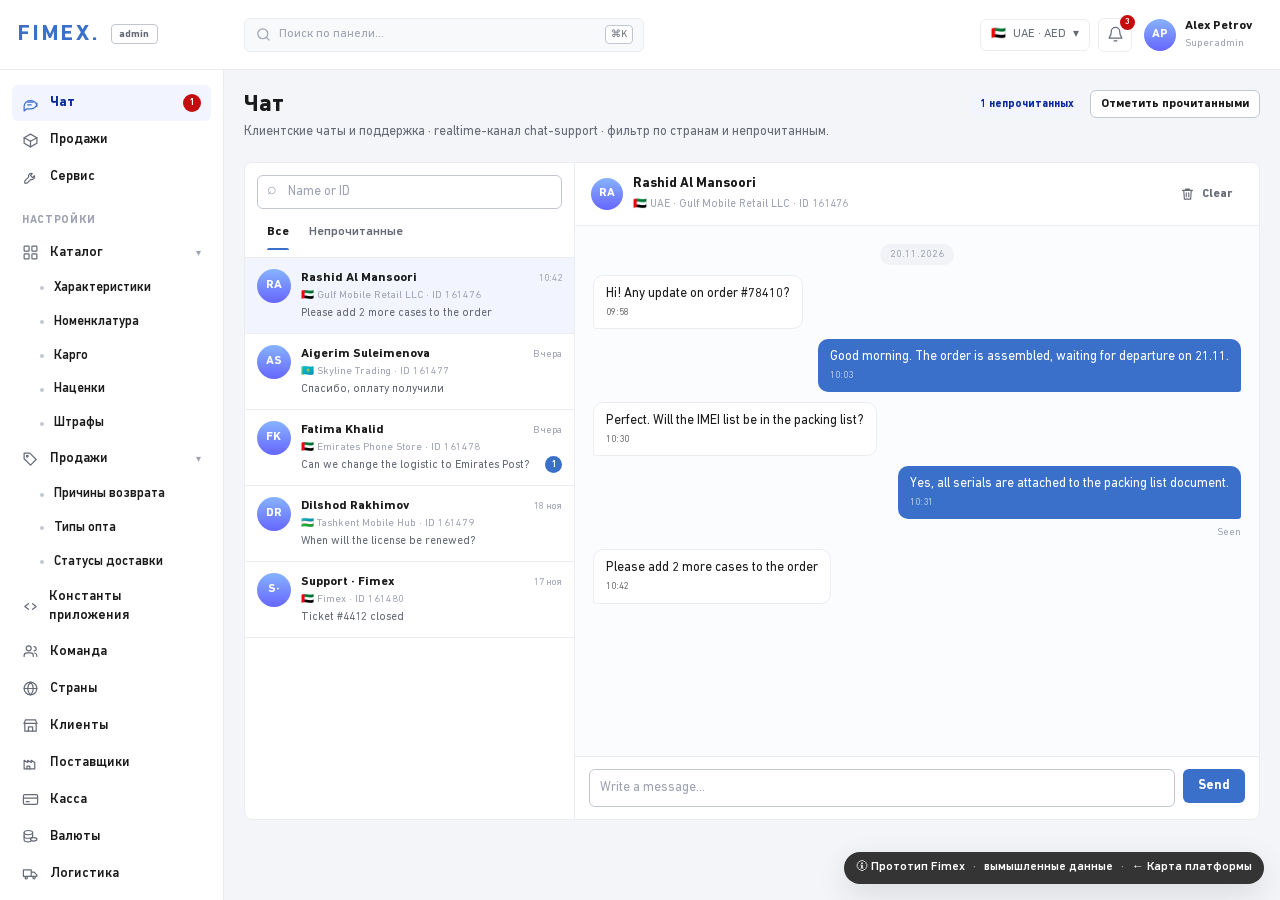
<file: admin.html>
<!DOCTYPE html>
<html lang="ru">
<head>
<meta charset="utf-8">
<meta name="viewport" content="width=device-width, initial-scale=1">
<title>Fimex admin · прототип</title>
<link rel="icon" href="assets/favicon.svg" type="image/svg+xml">
<link rel="stylesheet" href="assets/base.css">
<link rel="stylesheet" href="assets/admin.css">
<style>
  /* admin.html page-local additions — shared assets stay untouched */
  .po-pane { display: none; }
  .po-pane.active { display: block; }
  .po-subtabs { margin-bottom: 12px; }
  .filter-rail .field { width: 158px; }
  .filter-rail .field.wide { width: 205px; }
  .filter-rail .field.narrow { width: 128px; }
  .table-tools .row-info { margin-left: 0; }
  .table-tools .row-info b { color: var(--text); }
  #poTabs { margin-bottom: 14px; }
  #statsRange { margin-bottom: 14px; }
  #statsWrap .chart-bars .col .b { max-width: 72px; }

  .chat-filter { border-bottom: 0; gap: 0; }
  .chat-filter .tab { padding: 6px 10px 8px; font-size: 12.5px; }
  .screen[data-screen="chat"] .chat-layout { height: calc(100vh - var(--topbar-h) - 172px); }
  .chat-date { align-self: center; padding: 3px 10px; border-radius: 999px; background: var(--surface-3); color: var(--muted); font-size: 10.5px; }
  .chat-seen { align-self: flex-end; margin-top: -4px; font-size: 10px; color: var(--muted); }
  .last-row { display: flex; align-items: center; gap: 6px; min-width: 0; }
  .last-row .last { flex: 1; min-width: 0; }
  .chat-item .company { overflow: hidden; text-overflow: ellipsis; white-space: nowrap; }
  .chat-main > .empty { flex: 1; }

  .row-caret { display: inline-block; width: 12px; color: var(--muted); font-size: 10px; transition: transform .12s ease; }
  tr.open .row-caret { transform: rotate(90deg); }
  tr.open > td { background: #fbfcfe; }
  .table-empty { text-align: center; color: var(--text-2); font-size: 12.5px; padding: 26px 12px; }
  .order-total {
    display: flex; justify-content: flex-end; align-items: baseline; gap: 24px;
    padding: 12px 14px; background: var(--surface-2); border: 1px solid var(--line); border-top: 0;
    border-radius: 0 0 var(--radius-sm) var(--radius-sm); font-size: 13px;
  }
  .order-total b { font-size: 16px; }
  .drawer .tabs { margin-bottom: 14px; }
  .drawer .table-wrap { border-radius: var(--radius-sm); }
  .drawer .drawer-body input, .drawer .drawer-body select, .drawer .drawer-body textarea { font-size: 13px; }
  .photo-drop .ico { font-size: 18px; }
  .stat-share { display: flex; align-items: center; gap: 10px; min-width: 130px; }
  .stat-share .bar-track { flex: 1; height: 7px; }
  .stat-card-head { display: flex; align-items: baseline; justify-content: space-between; gap: 12px; }
  .legend .sw { width: 9px; height: 9px; border-radius: 2px; display: inline-block; }
  .svc-comment { display: flex; gap: 8px; align-items: flex-start; }
  .svc-comment .grow { min-width: 0; }
  #svcDrawer .section-title { margin: 14px 0 8px; }
  #svcDrawer .photo-drop { height: 68px; }
  #svcDiagnostics { min-height: 62px; }
  @media (max-width: 1280px) {
    .filter-rail .field { width: 148px; }
    .filter-rail .field.wide { width: 190px; }
  }
</style>
</head>
<body class="admin">
  <div id="shell"></div>

  <section id="screens">
    <!-- ============================================================ CHAT -->
    <div class="screen" data-screen="chat">
      <div class="page">
        <div class="page-head">
          <div>
            <h1>Чат</h1>
            <div class="sub">Клиентские чаты и поддержка · realtime-канал chat-support · фильтр по странам и непрочитанным.</div>
          </div>
          <div class="page-actions">
            <span class="badge badge-blue" id="chatUnreadBadge">3 непрочитанных</span>
            <button class="btn btn-default btn-sm" data-chat-readall>Отметить прочитанными</button>
          </div>
        </div>
        <div class="chat-layout">
          <div class="chat-list">
            <div class="chat-list-head">
              <div class="search"><input class="input" id="chatSearch" placeholder="Name or ID" autocomplete="off"></div>
              <div class="tabs chat-filter" id="chatFilterTabs">
                <button class="tab active" data-chat-filter="all">Все</button>
                <button class="tab" data-chat-filter="unread">Непрочитанные</button>
              </div>
            </div>
            <div class="chat-items" id="chatItems"></div>
          </div>
          <div class="chat-main" id="chatMain"></div>
        </div>
      </div>
    </div>

    <!-- ========================================================= PREORDER -->
    <div class="screen" data-screen="preorder">
      <div class="page">
        <div class="page-head">
          <div>
            <h1>Продажи</h1>
            <div class="sub">Склад, заказы поставщикам и клиентам, доставки, штрафы, P2P и статистика — мега-экран с табами.</div>
          </div>
          <div class="page-actions">
            <span class="tag blue">USD</span>
            <button class="btn btn-default btn-sm" data-export-table>Export Excel</button>
          </div>
        </div>

        <div class="tabs" id="poTabs">
          <button class="tab active" data-po-tab="stock">Stock</button>
          <button class="tab" data-po-tab="purchases">Закупки</button>
          <button class="tab" data-po-tab="sales">Продажи</button>
          <button class="tab" data-po-tab="delivery-customers">Доставка клиентам</button>
          <button class="tab" data-po-tab="delivery-suppliers">Доставка от поставщиков</button>
          <button class="tab" data-po-tab="penalty">Штрафы</button>
          <button class="tab" data-po-tab="p2p">P2P</button>
          <button class="tab" data-po-tab="stats">Статистика</button>
        </div>

        <!-- stock -->
        <div class="po-pane active" data-po-pane="stock">
          <div class="filter-rail">
            <div class="field"><label>Brand</label><select class="select" data-f="brand" data-opts="brands"></select></div>
            <div class="field"><label>Country</label><select class="select" data-f="country" data-opts="countries"></select></div>
            <div class="field wide"><label>Supplier Name</label><select class="select" data-f="supplier" data-opts="suppliers"></select></div>
            <div class="field wide"><label>Search</label><div class="search"><input class="input" data-f="q" placeholder="Code / Model / Description"></div></div>
            <div class="f-actions">
              <button class="btn btn-default btn-sm" data-po-clear>Clear</button>
              <button class="btn btn-primary btn-sm" data-po-apply>Apply Filters</button>
            </div>
          </div>
          <div class="kpi-row" id="stockKpi"></div>
          <div class="table-wrap" id="stockWrap"></div>
        </div>

        <!-- purchases -->
        <div class="po-pane" data-po-pane="purchases">
          <div class="filter-rail">
            <div class="field narrow"><label>Order №</label><input class="input" data-f="order" placeholder="10421"></div>
            <div class="field wide"><label>Supplier Name</label><select class="select" data-f="supplier" data-opts="suppliers"></select></div>
            <div class="field"><label>Brand</label><select class="select" data-f="brand" data-opts="brands"></select></div>
            <div class="field"><label>Status</label><select class="select" data-f="status" data-opts="statuses"></select></div>
            <div class="field narrow"><label>Date from</label><input class="input" type="date" data-f="from"></div>
            <div class="field narrow"><label>Date to</label><input class="input" type="date" data-f="to"></div>
            <div class="f-actions">
              <button class="btn btn-default btn-sm" data-po-clear>Clear</button>
              <button class="btn btn-primary btn-sm" data-po-apply>Apply Filters</button>
            </div>
          </div>
          <div class="table-wrap" id="purchasesWrap"></div>
        </div>

        <!-- sales -->
        <div class="po-pane" data-po-pane="sales">
          <div class="filter-rail">
            <div class="field narrow"><label>Order №</label><input class="input" data-f="order" placeholder="78410"></div>
            <div class="field wide"><label>Customer Name</label><select class="select" data-f="customer" data-opts="customers"></select></div>
            <div class="field"><label>Brand</label><select class="select" data-f="brand" data-opts="brands"></select></div>
            <div class="field"><label>Country</label><select class="select" data-f="country" data-opts="countries"></select></div>
            <div class="field narrow"><label>Date from</label><input class="input" type="date" data-f="from"></div>
            <div class="field narrow"><label>Date to</label><input class="input" type="date" data-f="to"></div>
            <div class="f-actions">
              <button class="btn btn-default btn-sm" data-po-clear>Clear</button>
              <button class="btn btn-primary btn-sm" data-po-apply>Apply Filters</button>
            </div>
          </div>
          <div class="table-wrap" id="salesWrap"></div>
        </div>

        <!-- delivery to customers -->
        <div class="po-pane" data-po-pane="delivery-customers">
          <div class="filter-rail">
            <div class="field narrow"><label>Order №</label><input class="input" data-f="order" placeholder="78410"></div>
            <div class="field wide"><label>Customer Name</label><select class="select" data-f="party" data-opts="customers"></select></div>
            <div class="field"><label>Country</label><select class="select" data-f="country" data-opts="countries"></select></div>
            <div class="field"><label>Delivery Status</label><select class="select" data-f="status" data-opts="statuses"></select></div>
            <div class="field narrow"><label>Date from</label><input class="input" type="date" data-f="from"></div>
            <div class="field narrow"><label>Date to</label><input class="input" type="date" data-f="to"></div>
            <div class="f-actions">
              <button class="btn btn-default btn-sm" data-po-clear>Clear</button>
              <button class="btn btn-primary btn-sm" data-po-apply>Apply Filters</button>
            </div>
          </div>
          <div class="table-wrap" id="deliveryClientsWrap"></div>
        </div>

        <!-- delivery from suppliers -->
        <div class="po-pane" data-po-pane="delivery-suppliers">
          <div class="filter-rail">
            <div class="field narrow"><label>Order №</label><input class="input" data-f="order" placeholder="55210"></div>
            <div class="field wide"><label>Supplier Name</label><select class="select" data-f="party" data-opts="suppliers"></select></div>
            <div class="field"><label>Country</label><select class="select" data-f="country" data-opts="countries"></select></div>
            <div class="field"><label>Delivery Status</label><select class="select" data-f="status" data-opts="statuses"></select></div>
            <div class="field narrow"><label>Date from</label><input class="input" type="date" data-f="from"></div>
            <div class="field narrow"><label>Date to</label><input class="input" type="date" data-f="to"></div>
            <div class="f-actions">
              <button class="btn btn-default btn-sm" data-po-clear>Clear</button>
              <button class="btn btn-primary btn-sm" data-po-apply>Apply Filters</button>
            </div>
          </div>
          <div class="table-wrap" id="deliverySuppliersWrap"></div>
        </div>

        <!-- penalty -->
        <div class="po-pane" data-po-pane="penalty">
          <div class="tabs po-subtabs" id="penaltyTabs">
            <button class="tab active" data-penalty-tab="country">Country</button>
            <button class="tab" data-penalty-tab="supplier">Supplier</button>
            <button class="tab" data-penalty-tab="client">Client</button>
            <button class="tab" data-penalty-tab="number">Number</button>
          </div>
          <div class="filter-rail">
            <div class="field wide"><label>Search</label><div class="search"><input class="input" data-f="q" placeholder="Order № / party / reason"></div></div>
            <div class="field"><label>Paid</label><select class="select" data-f="paid">
              <option value="">All</option>
              <option value="paid">Paid</option>
              <option value="unpaid">Unpaid</option>
            </select></div>
            <div class="f-actions">
              <button class="btn btn-default btn-sm" data-po-clear>Clear</button>
              <button class="btn btn-primary btn-sm" data-po-apply>Apply Filters</button>
            </div>
          </div>
          <div class="table-wrap" id="penaltyWrap"></div>
        </div>

        <!-- p2p -->
        <div class="po-pane" data-po-pane="p2p">
          <div class="tabs po-subtabs" id="p2pTabs">
            <button class="tab active" data-p2p-tab="current">Current bids</button>
            <button class="tab" data-p2p-tab="completed">Completed bids</button>
          </div>
          <div class="filter-rail">
            <div class="field wide"><label>Search</label><div class="search"><input class="input" data-f="q" placeholder="Product / supplier"></div></div>
            <div class="field"><label>Country</label><select class="select" data-f="country" data-opts="countries"></select></div>
            <div class="f-actions">
              <button class="btn btn-default btn-sm" data-po-clear>Clear</button>
              <button class="btn btn-primary btn-sm" data-po-apply>Apply Filters</button>
            </div>
          </div>
          <div class="table-wrap" id="p2pWrap"></div>
        </div>

        <!-- statistics -->
        <div class="po-pane" data-po-pane="stats">
          <div class="segmented" id="statsRange">
            <button data-stats-range="1M">1M</button>
            <button data-stats-range="3M" class="active">3M</button>
            <button data-stats-range="6M">6M</button>
            <button data-stats-range="12M">12M</button>
          </div>
          <div id="statsWrap"></div>
        </div>
      </div>
    </div>

    <!-- ========================================================== SERVICE -->
    <div class="screen" data-screen="service">
      <div class="page">
        <div class="page-head">
          <div>
            <h1>Сервис</h1>
            <div class="sub">Возвраты по странам реализации · диагностика, комментарии и фото сервисной команды.</div>
          </div>
          <div class="page-actions">
            <a class="btn btn-default btn-sm" href="admin-catalog.html#reason-settings">Причины возврата</a>
            <button class="btn btn-default btn-sm" data-export-table>Export Excel</button>
          </div>
        </div>
        <div class="filters">
          <div class="field"><label>Country</label><select class="select" data-sf="country" data-opts="countries"></select></div>
          <div class="field narrow"><label>Date of Sale</label><input class="input" type="date" data-sf="date"></div>
          <div class="field"><label>Status name</label><select class="select" data-sf="cust" data-opts="custStatuses"></select></div>
          <div class="field"><label>Delivery Status</label><select class="select" data-sf="delivery" data-opts="statuses"></select></div>
          <div class="field wide"><label>Search</label><div class="search"><input class="input" data-sf="q" placeholder="Serial number / Order №"></div></div>
          <div class="f-actions">
            <button class="btn btn-default btn-sm" data-svc-clear>Clear</button>
            <button class="btn btn-primary btn-sm" data-svc-apply>Apply Filters</button>
          </div>
        </div>
        <div class="table-wrap" id="serviceWrap"></div>
      </div>
    </div>
  </section>

  <!-- order / service drawers -->
  <div class="drawer-backdrop" id="poDrawer" hidden><div class="drawer" id="poDrawerContent"></div></div>
  <div class="drawer-backdrop" id="svcDrawer" hidden><div class="drawer" id="svcDrawerContent"></div></div>

  <!-- change delivery status -->
  <div class="modal-backdrop" id="statusModal" hidden style="z-index:940">
    <div class="modal narrow" role="dialog" aria-modal="true">
      <div class="modal-head"><h3>Change delivery status</h3><button class="modal-close" data-close>×</button></div>
      <div class="modal-body">
        <div class="field"><label>Delivery Status</label><select class="select" id="statusSelect"></select></div>
        <div class="hint" style="margin-top:10px">Статус меняется локально; backend в прототипе не вызывается.</div>
      </div>
      <div class="modal-foot">
        <button class="btn btn-default btn-sm" data-close>Cancel</button>
        <button class="btn btn-primary btn-sm" id="statusApply">Apply</button>
      </div>
    </div>
  </div>

  <!-- generic confirm -->
  <div class="modal-backdrop" id="confirmModal" hidden style="z-index:960">
    <div class="modal narrow" role="dialog" aria-modal="true">
      <div class="modal-head"><h3 id="confirmTitle">Подтверждение</h3><button class="modal-close" data-close>×</button></div>
      <div class="modal-body"><p class="muted" id="confirmText" style="font-size:13px"></p></div>
      <div class="modal-foot">
        <button class="btn btn-default btn-sm" data-close>Отмена</button>
        <button class="btn btn-primary btn-sm" id="confirmOk">Подтвердить</button>
      </div>
    </div>
  </div>

  <a class="proto-pill" href="index.html">🛈 Прототип Fimex <span class="sep">·</span> вымышленные данные <span class="sep">·</span> ← Карта платформы</a>
  <div class="toast-host"></div>

  <script src="assets/demo-data.js"></script>
  <script src="assets/app.js"></script>
  <script src="assets/admin-shell.js"></script>
  <script>
  (function () {
    'use strict';

    /* ---------------------------------------------------------------- icons */
    var SVG = {
      eye: '<circle cx="12" cy="12" r="3"/><path d="M2 12s3.6-7 10-7 10 7 10 7-3.6 7-10 7-10-7-10-7Z"/>',
      download: '<path d="M12 3v12m0 0 4-4m-4 4-4-4M4 21h16"/>',
      camera: '<path d="M4 7h3l2-2h6l2 2h3v12H4V7Z"/><circle cx="12" cy="13" r="3.5"/>',
      print: '<path d="M6 9V3h12v6M6 18H4v-7h16v7h-2"/><path d="M6 14h12v7H6z"/>',
      trash: '<path d="M4 7h16M9 7V5h6v2M6 7l1 14h10l1-14M10 11v6M14 11v6"/>',
      check: '<path d="m4 12 5 5L20 6"/>',
      refresh: '<path d="M20 12a8 8 0 1 1-2.3-5.6M20 4v5h-5"/>'
    };
    function icon(name, size) {
      return '<svg width="' + (size || 15) + '" height="' + (size || 15) + '" viewBox="0 0 24 24" fill="none" stroke="currentColor" stroke-width="1.8" stroke-linecap="round" stroke-linejoin="round" aria-hidden="true">' + (SVG[name] || '') + '</svg>';
    }

    /* ---------------------------------------- local fictional service cases */
    var SERVICE = [
      { id: 'SVC-2041', order: '78412', sale: '04.11.2026', country: 'UAE', brand: 'Apple', model: 'iPhone 18 Pro 256Gb Black', serial: '356812345678901', reason: 'Разбит экран', cust: 'Approved', sup: 'In review', delivery: 'В ожидании выдачи', loss: 22, discount: 940, old: 1234, photo: true, diagnostics: 'Экран разбит в верхнем левом углу, тачскрин работает. Требуется замена дисплейного модуля.' },
      { id: 'SVC-2042', order: '78416', sale: '05.11.2026', country: 'UAE', brand: 'Apple', model: 'iPhone 17 Pro 256Gb Blue', serial: '356823456789012', reason: 'Не включается', cust: 'Waiting', sup: 'Pending', delivery: 'Ожидает сборки', loss: 35, discount: 690, old: 1080, photo: false, diagnostics: '' },
      { id: 'SVC-2043', order: '78421', sale: '06.11.2026', country: 'Kazakhstan', brand: 'Apple', model: 'iPhone 18 Pro Max 512Gb Desert', serial: '356834567890123', reason: 'Брак аккумулятора', cust: 'Approved', sup: 'Approved', delivery: 'В ожидании вылета', loss: 12, discount: 1280, old: 1479, photo: true, diagnostics: 'Ёмкость АКБ 71%, циклов 412. Замена по гарантии.' },
      { id: 'SVC-2044', order: '78424', sale: '07.11.2026', country: 'UAE', brand: 'Samsung', model: 'Galaxy S26 Ultra 512Gb Titanium', serial: '356845678901234', reason: 'Не тот цвет', cust: 'Rejected', sup: 'Rejected', delivery: 'Выдан', loss: 8, discount: 1080, old: 1180, photo: false, diagnostics: 'Клиент заказал Titanium, получил Black. Возврат отклонён — товар соответствует заказу.' },
      { id: 'SVC-2045', order: '78429', sale: '08.11.2026', country: 'Uzbekistan', brand: 'Xiaomi', model: 'Redmi Note 15 Pro 256Gb Black', serial: '356856789012345', reason: 'Повреждение при доставке', cust: 'Approved', sup: 'In review', delivery: 'Вылетел от поставщика', loss: 18, discount: 240, old: 268, photo: true, diagnostics: '' },
      { id: 'SVC-2046', order: '78433', sale: '09.11.2026', country: 'UAE', brand: 'Apple', model: 'iPhone 18 Pro 256Gb Silver', serial: '356867890123456', reason: 'Не работает камера', cust: 'Waiting', sup: 'Pending', delivery: 'Ожидает сборки', loss: 15, discount: 1050, old: 1292, photo: false, diagnostics: '' },
      { id: 'SVC-2047', order: '78435', sale: '10.11.2026', country: 'Saudi Arabia', brand: 'Google', model: 'Pixel 11 Pro 256Gb Obsidian', serial: '356878901234567', reason: 'Не включается', cust: 'Approved', sup: 'Approved', delivery: 'В ожидании выдачи', loss: 28, discount: 780, old: 1090, photo: true, diagnostics: 'Плата не реагирует на зарядку, следов влаги нет. Диагностика в процессе.' },
      { id: 'SVC-2048', order: '78440', sale: '11.11.2026', country: 'UAE', brand: 'Apple', model: 'MacBook Pro 14 M5 512Gb Silver', serial: '356889012345678', reason: 'Разбит экран', cust: 'Rejected', sup: 'Rejected', delivery: 'Выдан', loss: 40, discount: 1280, old: 2140, photo: false, diagnostics: 'Повреждение механическое, не гарантийный случай.' },
      { id: 'SVC-2049', order: '78444', sale: '12.11.2026', country: 'Qatar', brand: 'Apple', model: 'AirPods Pro 3 White', serial: '356890123456789', reason: 'Возврат без причины', cust: 'Waiting', sup: 'In review', delivery: 'Ожидает сборки', loss: 5, discount: 220, old: 244, photo: false, diagnostics: '' },
      { id: 'SVC-2050', order: '78449', sale: '13.11.2026', country: 'Kazakhstan', brand: 'Apple', model: 'iPad Pro 13 M5 256Gb Space Black', serial: '356901234567890', reason: 'Брак аккумулятора', cust: 'Approved', sup: 'Approved', delivery: 'В ожидании вылета', loss: 10, discount: 1340, old: 1490, photo: true, diagnostics: '' }
    ];

    var CARGO = {};

    /* ---------------------------------------------------------------- state */
    var chats = JSON.parse(JSON.stringify(Demo.chats));
    var store = {
      chat: { activeId: chats[0].id, filter: 'all', q: '' },
      po: {
        tab: 'stock',
        flt: {
          stock: { brand: '', country: '', supplier: '', q: '' },
          purchases: { order: '', supplier: '', brand: '', status: '', from: '', to: '' },
          sales: { order: '', customer: '', brand: '', country: '', from: '', to: '' },
          'delivery-customers': { order: '', party: '', country: '', status: '', from: '', to: '' },
          'delivery-suppliers': { order: '', party: '', country: '', status: '', from: '', to: '' },
          penalty: { q: '', paid: '' },
          p2p: { q: '', country: '' }
        },
        stockOpen: {},
        penaltyTab: 'country',
        p2pTab: 'current',
        p2pRemoved: {},
        penaltyPaid: {},
        status: { sales: {}, deliveries: {} },
        statusTarget: null,
        currentOrder: null
      },
      service: { flt: { country: '', date: '', cust: '', delivery: '', q: '' }, activeId: null },
      svcDraft: null,
      confirmCb: null
    };

    /* -------------------------------------------------------------- helpers */
    function money(n) { return FX.money(n, '$'); }
    function pad2(n) { return n < 10 ? '0' + n : '' + n; }
    function nowLabel() {
      var d = new Date();
      return FX.date(d.getFullYear(), d.getMonth() + 1, d.getDate()) + ' ' + pad2(d.getHours()) + ':' + pad2(d.getMinutes());
    }
    function countryAbbr(name) {
      var c = FX.by(Demo.countries, 'name', name);
      return c ? c.abbr : 'AE';
    }
    function flagOf(name) { return FimexAdmin.flag(countryAbbr(name)); }
    function statusColor(name) {
      var s = FX.by(Demo.statuses, 'ru', name);
      return s ? s.color : '#9ea2b2';
    }
    function findProduct(name) {
      return FX.by(Demo.products, 'name', name) || Demo.products[0];
    }
    function detailItem(label, value) {
      return '<div><div class="lbl">' + label + '</div><div class="val">' + value + '</div></div>';
    }
    function statusCell(name, color) {
      return '<span class="status-cell"><span class="dot" style="background:' + (color || statusColor(name)) + '"></span>' + FX.esc(name) + '</span>';
    }
    function statusBadge(name, color) {
      var c = color || statusColor(name);
      return '<span class="badge" style="background:' + c + '1a;color:' + c + '">' + FX.esc(name) + '</span>';
    }
    function custBadge(s) {
      var cls = s === 'Approved' ? 'badge-green' : s === 'Waiting' ? 'badge-orange' : s === 'Rejected' ? 'badge-red' : 'badge-gray';
      return '<span class="badge ' + cls + '">' + FX.esc(s) + '</span>';
    }
    function supBadge(s) {
      var cls = s === 'Approved' ? 'badge-green' : s === 'In review' ? 'badge-blue' : s === 'Pending' ? 'badge-orange' : 'badge-red';
      return '<span class="badge ' + cls + '">' + FX.esc(s) + '</span>';
    }
    function inDateRange(ruDate, from, to) {
      if (!from && !to) return true;
      var m = /^(\d{2})\.(\d{2})\.(\d{4})$/.exec(ruDate || '');
      if (!m) return true;
      var d = new Date(+m[3], +m[2] - 1, +m[1]);
      if (from) { var a = new Date(from + 'T00:00:00'); if (d < a) return false; }
      if (to) { var b = new Date(to + 'T23:59:59'); if (d > b) return false; }
      return true;
    }
    function toISODate(ruDate) {
      var m = /^(\d{2})\.(\d{2})\.(\d{4})$/.exec(ruDate || '');
      return m ? m[3] + '-' + m[2] + '-' + m[1] : '';
    }
    function emptyRow(cols, text) {
      return '<tr><td colspan="' + cols + '" class="table-empty">' + FX.esc(text) + '</td></tr>';
    }
    function tools(info, hint) {
      return '<div class="table-tools"><div class="row-info">' + info + '</div><div class="spacer"></div>' +
        (hint ? '<span class="hint">' + hint + '</span>' : '') + '</div>';
    }
    function kpi(label, value, hint, hintClass) {
      return '<div class="kpi"><div class="label">' + label + '</div><div class="value">' + value + '</div>' +
        '<div class="hint' + (hintClass ? ' ' + hintClass : '') + '">' + (hint || '') + '</div></div>';
    }

    /* --------------------------------------------------------------- selects */
    var OPTIONS = {
      brands: { label: 'All brands', values: function () { return Demo.brands.map(function (b) { return b.name; }); } },
      countries: { label: 'All countries', values: function () { return Demo.countries.map(function (c) { return c.name; }); } },
      suppliers: { label: 'All suppliers', values: function () { return Demo.suppliers.map(function (s) { return s.name; }); } },
      customers: { label: 'All customers', values: function () { return Demo.customers.map(function (c) { return c.name; }); } },
      statuses: { label: 'All statuses', values: function () { return Demo.statuses.map(function (s) { return s.ru; }); } },
      custStatuses: { label: 'All statuses', values: function () { return ['Waiting', 'Approved', 'Rejected', 'Not in the system.']; } }
    };
    function fillSelects() {
      FX.qa('[data-opts]').forEach(function (sel) {
        var def = OPTIONS[sel.getAttribute('data-opts')];
        if (!def) return;
        sel.innerHTML = '<option value="">' + def.label + '</option>' + def.values().map(function (v) {
          return '<option value="' + FX.esc(v) + '">' + FX.esc(v) + '</option>';
        }).join('');
      });
    }

    /* ================================================================== CHAT */
    function activeChat() {
      return FX.by(chats, 'id', store.chat.activeId) || null;
    }
    function chatUnreadTotal() {
      return chats.reduce(function (n, c) { return n + (c.unread || 0); }, 0);
    }
    function syncChatBadges() {
      var total = chatUnreadTotal();
      var side = FX.q('.side-item[data-screen="chat"] .side-badge');
      if (side) { if (total) side.textContent = String(total); else side.remove(); }
      var head = FX.q('#chatUnreadBadge');
      if (head) head.textContent = total ? total + ' непрочитанных' : 'Все прочитаны';
    }
    function renderChatList() {
      var box = FX.q('#chatItems');
      if (!box) return;
      var q = store.chat.q.toLowerCase().trim();
      var list = chats.filter(function (c) {
        if (store.chat.filter === 'unread' && !c.unread) return false;
        if (!q) return true;
        return (c.name + ' ' + c.company + ' ' + c.id + ' ' + c.country).toLowerCase().indexOf(q) !== -1;
      });
      if (!list.length) {
        box.innerHTML = '<div class="empty"><div class="icon">💬</div><h4>No Chats</h4><p>Нет чатов по выбранному фильтру или поиску.</p></div>';
        syncChatBadges();
        return;
      }
      box.innerHTML = list.map(function (c) {
        return '<div class="chat-item' + (c.id === store.chat.activeId ? ' active' : '') + '" data-chat-id="' + c.id + '">' +
          '<span class="avatar ava">' + FX.initials(c.name) + '</span>' +
          '<div class="body">' +
            '<div class="top"><b>' + FX.esc(c.name) + '</b><span class="time">' + FX.esc(c.lastAt) + '</span></div>' +
            '<div class="company">' + flagOf(c.country) + ' ' + FX.esc(c.company) + ' · ID ' + c.id + '</div>' +
            '<div class="last-row"><span class="last">' + FX.esc(c.last || '—') + '</span>' +
              (c.unread ? '<span class="unread">' + c.unread + '</span>' : '') + '</div>' +
          '</div></div>';
      }).join('');
      syncChatBadges();
    }
    function renderConversation() {
      var box = FX.q('#chatMain');
      if (!box) return;
      var chat = activeChat();
      if (!chat) {
        box.innerHTML = '<div class="empty"><div class="icon">💬</div><h4>Empty chat</h4><p>Выберите чат в списке слева.</p></div>';
        return;
      }
      var lastMeIdx = -1;
      chat.messages.forEach(function (m, i) { if (m.from === 'me') lastMeIdx = i; });
      var msgs = chat.messages.map(function (m, i) {
        return '<div class="bubble ' + (m.from === 'me' ? 'me' : 'them') + '">' + FX.esc(m.text) +
          '<span class="at">' + FX.esc(m.at) + '</span></div>' +
          (i === lastMeIdx ? '<div class="chat-seen">Seen</div>' : '');
      }).join('');
      var body = chat.messages.length
        ? '<div class="chat-date">20.11.2026</div>' + msgs
        : '<div class="empty"><div class="icon">✉️</div><h4>Empty chat</h4><p>Сообщений пока нет. Напишите первым.</p></div>';
      box.innerHTML =
        '<div class="chat-head">' +
          '<span class="avatar">' + FX.initials(chat.name) + '</span>' +
          '<div class="who grow"><b>' + FX.esc(chat.name) + '</b>' +
          '<span>' + flagOf(chat.country) + ' ' + FX.esc(chat.country) + ' · ' + FX.esc(chat.company) + ' · ID ' + chat.id + '</span></div>' +
          '<button class="btn btn-ghost btn-sm" data-chat-clear>' + icon('trash') + 'Clear</button>' +
        '</div>' +
        '<div class="chat-msgs" id="chatMsgs">' + body + '</div>' +
        '<div class="chat-compose">' +
          '<input class="input" id="chatInput" placeholder="Write a message…" autocomplete="off">' +
          '<button class="btn btn-primary" data-chat-send>Send</button>' +
        '</div>';
      var msgsBox = FX.q('#chatMsgs');
      if (msgsBox) msgsBox.scrollTop = msgsBox.scrollHeight;
    }
    function selectChat(id) {
      store.chat.activeId = id;
      var c = activeChat();
      if (c) c.unread = 0;
      renderChatList();
      renderConversation();
    }
    function sendChat() {
      var inp = FX.q('#chatInput');
      if (!inp) return;
      var text = inp.value.trim();
      if (!text) { inp.focus(); return; }
      var chat = activeChat();
      if (!chat) return;
      var d = new Date();
      var at = pad2(d.getHours()) + ':' + pad2(d.getMinutes());
      chat.messages.push({ from: 'me', text: text, at: at });
      chat.last = text;
      chat.lastAt = at;
      renderChatList();
      renderConversation();
      var again = FX.q('#chatInput');
      if (again) again.focus();
    }

    /* ============================================================== PREORDER */
    function showPoTab(key) {
      store.po.tab = key;
      FX.qa('#poTabs [data-po-tab]').forEach(function (t) {
        t.classList.toggle('active', t.getAttribute('data-po-tab') === key);
      });
      FX.qa('[data-po-pane]').forEach(function (p) {
        p.classList.toggle('active', p.getAttribute('data-po-pane') === key);
      });
      renderPane(key);
    }
    function renderPane(key) {
      if (key === 'stock') renderStock();
      else if (key === 'purchases') renderPurchases();
      else if (key === 'sales') renderSales();
      else if (key === 'delivery-customers') renderDeliveries('client');
      else if (key === 'delivery-suppliers') renderDeliveries('supplier');
      else if (key === 'penalty') renderPenalty();
      else if (key === 'p2p') renderP2P();
      else if (key === 'stats') renderStats();
    }

    /* --------------------------------------------------------------- stock */
    function cargoLots(p) {
      if (CARGO[p.id]) return CARGO[p.id];
      var base = FX.by(Demo.suppliers, 'id', p.supplierId);
      var idx = base ? Demo.suppliers.indexOf(base) : 0;
      var sup2 = Demo.suppliers[(idx + 2) % Demo.suppliers.length];
      var c2 = Demo.countries[(p.id + 2) % Demo.countries.length];
      var q1 = Math.max(1, Math.round(p.qty * 0.6));
      var lots = [
        { country: p.country, supplier: p.supplier, qty: q1, stockPrice: p.stockPrice, price: p.price, availableAt: p.availableAt, visible: true },
        { country: c2.name, supplier: sup2.name, qty: Math.max(1, p.qty - q1), stockPrice: Math.round(p.stockPrice * 1.04), price: Math.round(p.price * 1.02), availableAt: '20.10.2026', visible: p.id % 3 !== 0 }
      ];
      CARGO[p.id] = lots;
      return lots;
    }
    function stockDetail(p) {
      var lots = cargoLots(p).map(function (lot, i) {
        return '<tr>' +
          '<td><span class="country-cell">' + flagOf(lot.country) + ' ' + FX.esc(lot.country) + '</span></td>' +
          '<td>' + FX.esc(lot.supplier) + '</td>' +
          '<td class="num">' + lot.qty + '</td>' +
          '<td class="num">' + money(lot.stockPrice) + '</td>' +
          '<td class="num">' + money(lot.price) + '</td>' +
          '<td class="num">' + money(lot.price * lot.qty) + '</td>' +
          '<td class="nowrap">' + FX.esc(lot.availableAt) + '</td>' +
          '<td><label class="switch"><input type="checkbox" data-vis="' + p.id + ':' + i + '"' + (lot.visible ? ' checked' : '') + '><i></i></label></td>' +
        '</tr>';
      }).join('');
      return '<tr class="row-detail"><td colspan="11"><div class="inner">' +
        '<div class="row between" style="margin-bottom:10px"><div class="strong">Партии и cargo</div>' +
        '<div class="legend"><span><span class="sw" style="background:var(--accent)"></span>Visibility — показывать партию в приложении</span></div></div>' +
        '<div class="table-wrap"><table class="table compact"><thead><tr>' +
          '<th>Country</th><th>Supplier Name</th><th class="num">Q-ty</th><th class="num">Stock price</th><th class="num">Price</th><th class="num">Total $</th><th>Available at</th><th>Visibility</th>' +
        '</tr></thead><tbody>' + lots + '</tbody></table></div>' +
      '</div></td></tr>';
    }
    function renderStock() {
      var f = store.po.flt.stock;
      var q = (f.q || '').toLowerCase().trim();
      var rows = Demo.products.filter(function (p) {
        if (f.brand && p.brand !== f.brand) return false;
        if (f.country && p.country !== f.country) return false;
        if (f.supplier && p.supplier !== f.supplier) return false;
        if (q && (p.code + ' ' + p.model + ' ' + p.name + ' ' + p.supplier).toLowerCase().indexOf(q) === -1) return false;
        return true;
      });
      var units = rows.reduce(function (a, p) { return a + p.qty; }, 0);
      var cost = rows.reduce(function (a, p) { return a + p.price * p.qty; }, 0);
      FX.q('#stockKpi').innerHTML =
        kpi('Позиций', FX.money(rows.length), 'SKU на складе') +
        kpi('Единиц', FX.money(units), 'доступно к продаже') +
        kpi('Стоимость склада', money(cost), 'по текущим ценам');

      var html = tools('<b>' + rows.length + '</b> позиций · <b>' + FX.money(units) + '</b> единиц', 'Клик по строке раскрывает партии и Visibility');
      html += '<table class="table" id="stockTable"><thead><tr>' +
        '<th style="width:26px"></th><th>Supplier</th><th>Code</th><th>Description of Goods</th><th>Model</th>' +
        '<th class="num">Q-ty</th><th class="num">Stock price</th><th class="num">Price</th><th class="num">Total $</th><th>Available at</th><th>Country</th>' +
      '</tr></thead><tbody>';
      if (!rows.length) html += emptyRow(11, 'No Data');
      rows.forEach(function (p) {
        var open = !!store.po.stockOpen[p.id];
        html += '<tr class="clickable' + (open ? ' open' : '') + '" data-stock-id="' + p.id + '">' +
          '<td><span class="row-caret">▸</span></td>' +
          '<td>' + FX.esc(p.supplier) + '</td>' +
          '<td class="mono">' + FX.esc(p.code) + '</td>' +
          '<td>' + FX.esc(p.name) + '</td>' +
          '<td class="mono">' + FX.esc(p.model) + '</td>' +
          '<td class="num">' + p.qty + '</td>' +
          '<td class="num">' + money(p.stockPrice) + '</td>' +
          '<td class="num">' + money(p.price) + '</td>' +
          '<td class="num strong">' + money(p.price * p.qty) + '</td>' +
          '<td class="nowrap">' + FX.esc(p.availableAt) + '</td>' +
          '<td><span class="country-cell">' + flagOf(p.country) + ' ' + FX.esc(p.country) + '</span></td>' +
        '</tr>';
        if (open) html += stockDetail(p);
      });
      html += '</tbody></table>';
      FX.q('#stockWrap').innerHTML = html;
    }

    /* ----------------------------------------------------- order primitives */
    function orderLines(o) {
      var base = findProduct(o.product);
      var variant = Demo.products.filter(function (p) { return p.subcategory === base.subcategory && p.name !== base.name; })[0] || base;
      var q1 = Math.max(1, Math.round(o.qty * 0.6));
      var q2 = o.qty - q1;
      var lines = [{ code: base.code, name: base.name, model: base.model, qty: q1, price: o.price, total: q1 * o.price }];
      if (q2 > 0) lines.push({ code: variant.code, name: variant.name, model: variant.model, qty: q2, price: o.price, total: q2 * o.price });
      return lines;
    }
    function packingsFor(o) {
      var n = Math.max(1, o.packings || 1);
      var per = Math.ceil(o.qty / n);
      var seed = Number(o.id) || 1;
      var rows = [];
      for (var i = 0; i < n; i++) {
        var qty = Math.min(per, o.qty - i * per);
        if (qty <= 0) break;
        rows.push({ box: 'BOX-' + (seed % 800 + i + 1), qty: qty, items: qty, weight: (qty * 0.62).toFixed(1) });
      }
      return rows;
    }
    function imeisFor(o) {
      var p = findProduct(o.product);
      var count = Math.min(o.imei || o.qty, 20);
      var seed = Number(o.id) || 1;
      var rows = [];
      for (var i = 0; i < count; i++) {
        rows.push({
          serial: '35' + String(680000000000 + seed * 137 + i * 7919).slice(0, 13),
          model: p.model,
          box: 'BOX-' + (seed % 800 + Math.floor(i / 10) + 1),
          status: i < Math.ceil(count * 0.75) ? 'Packed' : 'Reserved'
        });
      }
      return rows;
    }
    function goodsTable(lines) {
      return '<div class="table-wrap"><table class="table compact"><thead><tr>' +
        '<th>Code</th><th>Description of Goods</th><th>Model</th><th class="num">Q-ty</th><th class="num">Price</th><th class="num">Total $</th>' +
        '</tr></thead><tbody>' + lines.map(function (l) {
          return '<tr><td class="mono">' + FX.esc(l.code) + '</td><td>' + FX.esc(l.name) + '</td>' +
            '<td class="mono">' + FX.esc(l.model) + '</td><td class="num">' + l.qty + '</td>' +
            '<td class="num">' + money(l.price) + '</td><td class="num">' + money(l.total) + '</td></tr>';
        }).join('') + '</tbody></table></div>';
    }
    function packingsTable(rows) {
      return '<div class="table-wrap"><table class="table compact"><thead><tr>' +
        '<th>Packing</th><th class="num">Q-ty</th><th class="num">Items</th><th>Weight</th><th>Status</th>' +
        '</tr></thead><tbody>' + rows.map(function (p) {
          return '<tr><td>' + FX.esc(p.box) + '</td><td class="num">' + p.qty + '</td><td class="num">' + p.items + '</td>' +
            '<td>' + p.weight + ' kg</td><td><span class="badge badge-green">Packed</span></td></tr>';
        }).join('') + '</tbody></table></div>';
    }
    function imeiTable(rows) {
      return '<div class="table-wrap"><table class="table compact"><thead><tr>' +
        '<th class="num">#</th><th>Serial number</th><th>Model</th><th>Packing</th><th>Status</th>' +
        '</tr></thead><tbody>' + rows.map(function (s, i) {
          return '<tr><td class="num">' + (i + 1) + '</td><td class="mono">' + FX.esc(s.serial) + '</td>' +
            '<td class="mono">' + FX.esc(s.model) + '</td><td>' + FX.esc(s.box) + '</td>' +
            '<td><span class="badge ' + (s.status === 'Packed' ? 'badge-green' : 'badge-gray') + '">' + s.status + '</span></td></tr>';
        }).join('') + '</tbody></table></div>';
    }
    function totalLine(qty, total) {
      return '<div class="order-total"><span class="muted">Total:</span>' +
        '<span>Q-ty: <b>' + qty + '</b></span><span>' + money(total) + '</span></div>';
    }
    function saleStatus(o) {
      var ov = store.po.status.sales[o.id];
      if (ov) return ov;
      return { name: o.status, color: o.statusColor || statusColor(o.status) };
    }
    function deliveryStatus(d) {
      var ov = store.po.status.deliveries[d.id];
      if (ov) return ov;
      return { name: d.status, color: d.statusColor || statusColor(d.status) };
    }
    function openOrderDrawer(kind, id) {
      var isSale = kind === 'sales';
      var o = isSale ? FX.by(Demo.orders.sales, 'id', id) : FX.by(Demo.orders.purchases, 'id', id);
      if (!o) return;
      store.po.currentOrder = { kind: kind, id: id };
      var lines = orderLines(o);
      var total = lines.reduce(function (a, l) { return a + l.total; }, 0);
      var st = isSale ? saleStatus(o) : { name: o.status, color: o.statusColor || statusColor(o.status) };
      var party = isSale ? o.customer : o.supplier;
      var partyLabel = isSale ? 'Customer Name' : 'Supplier Name';

      var info =
        detailItem('Order Date', FX.esc(o.date)) +
        detailItem(partyLabel, FX.esc(party)) +
        detailItem('Country', flagOf(o.country) + ' ' + FX.esc(o.country)) +
        detailItem('Logistics', FX.esc(o.logistics || 'Aramex Gulf')) +
        detailItem('Packings', String(o.packings)) +
        detailItem('IMEI / Serial', String(o.imei)) +
        (isSale ? '' : detailItem('ETA', FX.esc(o.eta)));

      var billto = '';
      if (isSale) {
        var c = FX.by(Demo.customers, 'id', o.customerId) || {};
        billto = '<div class="detail-grid">' +
          detailItem('Company name', FX.esc(c.name || o.customer)) +
          detailItem('User Name', FX.esc(c.user || '—')) +
          detailItem('Company address', FX.esc((c.city || '') + ', ' + (c.country || ''))) +
          detailItem('TRN', FX.esc(c.trn || '—')) +
          detailItem('License', FX.esc(c.license || '—')) +
          detailItem('License end date', FX.esc(c.licenseEnd || '—')) +
          detailItem('Deposit', money(c.deposit || 0)) +
          detailItem('Balance', money(c.balance || 0)) +
          detailItem('Mode of payment', FX.esc(c.mode || 'Cash')) +
          detailItem('Wholesale', FX.esc(c.wholesale || 'Cash')) +
        '</div>';
      }

      var html = '' +
        '<div class="drawer-head">' +
          '<div><h2>' + (isSale ? 'Заказ клиента' : 'Заказ поставщику') + ' № ' + FX.esc(o.id) + '</h2>' +
          '<div class="sub">' + FX.esc(party) + ' · ' + FX.esc(o.date) + ' · ' + flagOf(o.country) + ' ' + FX.esc(o.country) + '</div></div>' +
          '<div class="row" style="gap:12px">' + statusBadge(st.name, st.color) +
            '<button class="modal-close" data-close title="Закрыть">×</button></div>' +
        '</div>' +
        '<div class="drawer-body">' +
          '<div class="detail-grid">' + info + '</div>' +
          '<div class="tabs" style="margin-top:20px">' +
            '<button class="tab active" data-drw-tab="goods">Goods</button>' +
            '<button class="tab" data-drw-tab="packings">Packings</button>' +
            '<button class="tab" data-drw-tab="imei">IMEI</button>' +
            (isSale ? '<button class="tab" data-drw-tab="billto">Bill to</button>' : '') +
          '</div>' +
          '<div data-drw-pane="goods">' + goodsTable(lines) + totalLine(o.qty, total) + '</div>' +
          '<div data-drw-pane="packings" hidden>' + packingsTable(packingsFor(o)) + '</div>' +
          '<div data-drw-pane="imei" hidden>' + imeiTable(imeisFor(o)) + '</div>' +
          (isSale ? '<div data-drw-pane="billto" hidden>' + billto + '</div>' : '') +
        '</div>' +
        '<div class="drawer-foot">' +
          '<button class="btn btn-default btn-sm" data-export-order>' + icon('download') + 'Export Excel</button>' +
          '<button class="btn btn-default btn-sm" data-packing-list>' + icon('print') + 'Packing list</button>' +
          (isSale ? '<button class="btn btn-primary btn-sm" data-change-status="sales:' + FX.esc(o.id) + '">Change delivery status</button>' : '') +
          '<button class="btn btn-ghost btn-sm" data-close>Закрыть</button>' +
        '</div>';
      var host = FX.q('#poDrawerContent');
      host.innerHTML = html;
      host.scrollTop = 0;
      FX.drawer('poDrawer');
    }

    /* ------------------------------------------------------------ purchases */
    function renderPurchases() {
      var f = store.po.flt.purchases;
      var rows = Demo.orders.purchases.filter(function (o) {
        if (f.order && o.id.indexOf(f.order.trim()) === -1) return false;
        if (f.supplier && o.supplier !== f.supplier) return false;
        if (f.brand && o.brand !== f.brand) return false;
        if (f.status && o.status !== f.status) return false;
        if (!inDateRange(o.date, f.from, f.to)) return false;
        return true;
      });
      var total = rows.reduce(function (a, o) { return a + o.total; }, 0);
      var html = tools('<b>' + rows.length + '</b> заказов · <b>' + money(total) + '</b>', 'Order № — строки, упаковки и IMEI в дровере');
      html += '<table class="table" id="purchasesTable"><thead><tr>' +
        '<th>Order №</th><th>Order Date</th><th>Supplier Name</th><th>Description of Goods</th>' +
        '<th class="num">Q-ty</th><th class="num">Price</th><th class="num">Total $</th><th>Status</th><th></th>' +
      '</tr></thead><tbody>';
      if (!rows.length) html += emptyRow(9, 'No Data');
      rows.forEach(function (o) {
        html += '<tr class="clickable" data-order="purchase:' + FX.esc(o.id) + '">' +
          '<td><span class="link">' + FX.esc(o.id) + '</span></td>' +
          '<td class="nowrap">' + FX.esc(o.date) + '</td>' +
          '<td>' + FX.esc(o.supplier) + '</td>' +
          '<td>' + FX.esc(o.product) + '</td>' +
          '<td class="num">' + o.qty + '</td>' +
          '<td class="num">' + money(o.price) + '</td>' +
          '<td class="num strong">' + money(o.total) + '</td>' +
          '<td>' + statusCell(o.status, o.statusColor) + '</td>' +
          '<td class="num"><span class="btn-icon" title="Просмотр">' + icon('eye') + '</span></td>' +
        '</tr>';
      });
      html += '</tbody></table>';
      FX.q('#purchasesWrap').innerHTML = html;
    }

    /* ---------------------------------------------------------------- sales */
    function renderSales() {
      var f = store.po.flt.sales;
      var rows = Demo.orders.sales.filter(function (o) {
        if (f.order && o.id.indexOf(f.order.trim()) === -1) return false;
        if (f.customer && o.customer !== f.customer) return false;
        if (f.brand && o.brand !== f.brand) return false;
        if (f.country && o.country !== f.country) return false;
        if (!inDateRange(o.date, f.from, f.to)) return false;
        return true;
      });
      var units = rows.reduce(function (a, o) { return a + o.qty; }, 0);
      var total = rows.reduce(function (a, o) { return a + o.total; }, 0);
      var html = tools('<b>' + rows.length + '</b> заказов · <b>' + FX.money(units) + '</b> единиц · <b>' + money(total) + '</b>', 'Клик по заказу — товары, Packing list, IMEI и Bill to');
      html += '<table class="table" id="salesTable"><thead><tr>' +
        '<th>Order №</th><th>Order Date</th><th>Customer Name</th><th>Description of Goods</th>' +
        '<th class="num">Q-ty</th><th class="num">Price</th><th class="num">Total $</th><th>Logistics</th><th>Status</th><th></th>' +
      '</tr></thead><tbody>';
      if (!rows.length) html += emptyRow(10, 'No Data');
      rows.forEach(function (o) {
        var st = saleStatus(o);
        html += '<tr class="clickable" data-order="sales:' + FX.esc(o.id) + '">' +
          '<td><span class="link">' + FX.esc(o.id) + '</span></td>' +
          '<td class="nowrap">' + FX.esc(o.date) + '</td>' +
          '<td>' + FX.esc(o.customer) + '</td>' +
          '<td>' + FX.esc(o.product) + '</td>' +
          '<td class="num">' + o.qty + '</td>' +
          '<td class="num">' + money(o.price) + '</td>' +
          '<td class="num strong">' + money(o.total) + '</td>' +
          '<td class="nowrap">' + FX.esc(o.logistics) + '</td>' +
          '<td>' + statusCell(st.name, st.color) + '</td>' +
          '<td class="num"><span class="btn-icon" title="Просмотр">' + icon('eye') + '</span></td>' +
        '</tr>';
      });
      html += '</tbody></table>';
      FX.q('#salesWrap').innerHTML = html;
    }

    /* ----------------------------------------------------------- deliveries */
    function renderDeliveries(kind) {
      var isClient = kind === 'client';
      var paneKey = isClient ? 'delivery-customers' : 'delivery-suppliers';
      var f = store.po.flt[paneKey];
      var rows = Demo.orders.deliveries.filter(function (d) {
        if ((d.side === 'client') !== isClient) return false;
        if (f.order && (d.order + ' ' + d.id).toLowerCase().indexOf(f.order.trim().toLowerCase()) === -1) return false;
        if (f.party && d.party !== f.party) return false;
        if (f.country && d.country !== f.country) return false;
        if (f.status && deliveryStatus(d).name !== f.status) return false;
        if (!inDateRange(d.date, f.from, f.to)) return false;
        return true;
      });
      var places = rows.reduce(function (a, d) { return a + d.places; }, 0);
      var units = rows.reduce(function (a, d) { return a + d.qty; }, 0);
      var partyLabel = isClient ? 'Customer Name' : 'Supplier Name';
      var html = tools('<b>' + rows.length + '</b> отгрузок · <b>' + places + '</b> мест · <b>' + FX.money(units) + '</b> единиц', 'Change status меняет статус локально');
      html += '<table class="table"><thead><tr>' +
        '<th>Delivery №</th><th>Order №</th><th>Date</th><th>' + partyLabel + '</th><th>Country</th>' +
        '<th class="num">Places</th><th class="num">Q-ty</th><th>Logistics</th><th>Status</th><th></th>' +
      '</tr></thead><tbody>';
      if (!rows.length) html += emptyRow(10, 'No Data');
      rows.forEach(function (d) {
        var st = deliveryStatus(d);
        html += '<tr>' +
          '<td class="mono">' + FX.esc(d.id) + '</td>' +
          '<td><span class="link">' + FX.esc(d.order) + '</span></td>' +
          '<td class="nowrap">' + FX.esc(d.date) + '</td>' +
          '<td>' + FX.esc(d.party) + '</td>' +
          '<td><span class="country-cell">' + flagOf(d.country) + ' ' + FX.esc(d.country) + '</span></td>' +
          '<td class="num">' + d.places + '</td>' +
          '<td class="num">' + d.qty + '</td>' +
          '<td class="nowrap">' + FX.esc(d.logistics) + '</td>' +
          '<td>' + statusCell(st.name, st.color) + '</td>' +
          '<td class="num nowrap"><button class="btn btn-default btn-sm" data-change-status="delivery:' + FX.esc(d.id) + '">Change status</button></td>' +
        '</tr>';
      });
      html += '</tbody></table>';
      FX.q(isClient ? '#deliveryClientsWrap' : '#deliverySuppliersWrap').innerHTML = html;
    }

    /* ------------------------------------------------------------- penalties */
    function penaltyPaid(p) {
      return store.po.penaltyPaid[p.id] != null ? store.po.penaltyPaid[p.id] : p.paid;
    }
    function renderPenalty() {
      var tab = store.po.penaltyTab;
      var f = store.po.flt.penalty;
      var q = (f.q || '').toLowerCase().trim();
      var rows = Demo.orders.penalties.filter(function (p) {
        if (tab !== 'number' && p.side.toLowerCase() !== tab) return false;
        var paid = penaltyPaid(p);
        if (f.paid === 'paid' && !paid) return false;
        if (f.paid === 'unpaid' && paid) return false;
        if (q && (p.order + ' ' + p.party + ' ' + p.reason + ' ' + p.side).toLowerCase().indexOf(q) === -1) return false;
        return true;
      });
      if (tab === 'number') rows = rows.slice().sort(function (a, b) { return a.order.localeCompare(b.order); });
      var partyLabel = tab === 'country' ? 'Country' : tab === 'supplier' ? 'Supplier Name' : tab === 'client' ? 'Customer Name' : 'Party';
      var sum = rows.reduce(function (a, p) { return a + p.amount; }, 0);
      var unpaid = rows.filter(function (p) { return !penaltyPaid(p); }).reduce(function (a, p) { return a + p.amount; }, 0);
      var html = tools('<b>' + rows.length + '</b> претензий · <b>' + money(sum) + '</b> · Unpaid <b>' + money(unpaid) + '</b>', 'Mark paid меняет статус оплаты');
      html += '<table class="table" id="penaltyTable"><thead><tr>' +
        '<th>Order №</th><th>' + partyLabel + '</th><th class="num">Penalty price</th><th>Reasons</th><th>Paid</th><th>Date</th><th></th>' +
      '</tr></thead><tbody>';
      if (!rows.length) html += emptyRow(7, 'No Data');
      rows.forEach(function (p) {
        var paid = penaltyPaid(p);
        html += '<tr>' +
          '<td><span class="link">' + FX.esc(p.order) + '</span></td>' +
          '<td>' + FX.esc(p.party) + '</td>' +
          '<td class="num strong">' + money(p.amount) + '</td>' +
          '<td>' + FX.esc(p.reason) + '</td>' +
          '<td><span class="badge ' + (paid ? 'badge-green' : 'badge-red') + '">' + (paid ? 'Paid' : 'Unpaid') + '</span></td>' +
          '<td class="nowrap">' + FX.esc(p.date) + '</td>' +
          '<td class="num">' + (paid ? '<span class="faint">—</span>' :
            '<button class="btn btn-default btn-sm" data-mark-paid="' + FX.esc(p.id) + '">' + icon('check') + 'Mark paid</button>') + '</td>' +
        '</tr>';
      });
      html += '</tbody></table>';
      FX.q('#penaltyWrap').innerHTML = html;
      FX.qa('#penaltyTabs [data-penalty-tab]').forEach(function (t) {
        t.classList.toggle('active', t.getAttribute('data-penalty-tab') === tab);
      });
    }

    /* ------------------------------------------------------------------ p2p */
    function renderP2P() {
      var tab = store.po.p2pTab;
      var f = store.po.flt.p2p;
      var q = (f.q || '').toLowerCase().trim();
      var all = Demo.p2p.filter(function (b) { return !store.po.p2pRemoved[b.id]; });
      var current = all.filter(function (b) { return b.status !== 'Completed'; });
      var completed = all.filter(function (b) { return b.status === 'Completed'; });
      var rows = (tab === 'current' ? current : completed).filter(function (b) {
        if (f.country && b.country !== f.country) return false;
        if (q && (b.product + ' ' + b.supplier + ' ' + b.brand + ' ' + b.country).toLowerCase().indexOf(q) === -1) return false;
        return true;
      });
      var info = '<b>' + current.length + '</b> активных ставок · <b>' + completed.length + '</b> завершено';
      var html = tools(info, 'Remove bid отзывает ставку после подтверждения');
      html += '<table class="table" id="p2pTable"><thead><tr>' +
        '<th>Product</th><th>Supplier Name</th><th>Country</th><th class="num">Q-ty</th>' +
        '<th class="num">Bid price</th><th class="num">Best price</th><th>Ends</th><th>Status</th><th></th>' +
      '</tr></thead><tbody>';
      if (!rows.length) html += emptyRow(9, 'No bids');
      rows.forEach(function (b) {
        var cls = b.status === 'Completed' ? 'badge-blue' : b.status === 'Approved' ? 'badge-green' : 'badge-gray';
        html += '<tr>' +
          '<td>' + FX.esc(b.brand + ' ' + b.product) + '</td>' +
          '<td>' + FX.esc(b.supplier) + '</td>' +
          '<td><span class="country-cell">' + flagOf(b.country) + ' ' + FX.esc(b.country) + '</span></td>' +
          '<td class="num">' + b.qty + '</td>' +
          '<td class="num strong">' + money(b.bid) + '</td>' +
          '<td class="num">' + money(b.best) + '</td>' +
          '<td class="nowrap">' + FX.esc(b.ends) + '</td>' +
          '<td><span class="badge ' + cls + '">' + FX.esc(b.status) + '</span></td>' +
          '<td class="num nowrap">' + (tab === 'current'
            ? '<button class="btn btn-default btn-sm" data-remove-bid="' + b.id + '">Remove bid</button>'
            : '<span class="faint">—</span>') + '</td>' +
        '</tr>';
      });
      html += '</tbody></table>';
      FX.q('#p2pWrap').innerHTML = html;
      FX.qa('#p2pTabs [data-p2p-tab]').forEach(function (t) {
        t.classList.toggle('active', t.getAttribute('data-p2p-tab') === tab);
      });
    }

    /* ----------------------------------------------------------- statistics */
    function renderStats() {
      var range = store.po.statsRange || '3M';
      var n = { '1M': 1, '3M': 3, '6M': 6, '12M': 12 }[range] || 3;
      var months = Demo.stats.months.slice(-n);
      var revenue = Demo.stats.revenue.slice(-n);
      var ordersArr = Demo.stats.orders.slice(-n);
      var totalK = revenue.reduce(function (a, b) { return a + b; }, 0);
      var totalUsd = totalK * 1000;
      var orders = ordersArr.reduce(function (a, b) { return a + b; }, 0);
      var margin = 0.104 + Math.min(n, 12) * 0.0012;
      var rate = Demo.countries[0].rate;
      var avgCheck = orders ? Math.round(totalUsd / orders) : 0;

      var byCountry = Demo.stats.byCountry;
      var maxCountry = Math.max.apply(null, byCountry.map(function (c) { return c.value; }));
      var countryBars = byCountry.map(function (c) {
        var rev = totalUsd * c.value / 100;
        return '<div class="bar-row"><span>' + FX.esc(c.name) + '</span>' +
          '<div class="bar-track"><div class="bar-fill" style="width:' + Math.round(c.value / maxCountry * 100) + '%"></div></div>' +
          '<span class="val">$' + FX.money(Math.round(rev / 1000)) + 'k</span></div>';
      }).join('');

      var maxRev = Math.max.apply(null, revenue);
      var monthCols = revenue.map(function (v, i) {
        return '<div class="col" title="' + FX.esc(months[i]) + ': ' + money(v * 1000) + '">' +
          '<div class="b" style="height:' + Math.max(2, Math.round(v / maxRev * 100)) + '%"></div>' +
          '<div class="x">' + FX.esc(months[i]) + '</div></div>';
      }).join('');

      var suppliers = Demo.stats.topSuppliers;
      var maxSup = Math.max.apply(null, suppliers.map(function (s) { return s.value; }));
      var supplierRows = suppliers.map(function (s) {
        var rev = totalUsd * s.value / 100;
        var ords = Math.round(orders * s.value / 100);
        return '<tr><td>' + FX.esc(s.name) + '</td><td class="num">' + FX.money(ords) + '</td>' +
          '<td class="num">' + money(Math.round(rev)) + '</td>' +
          '<td><div class="stat-share"><div class="bar-track"><div class="bar-fill" style="width:' + Math.round(s.value / maxSup * 100) + '%"></div></div>' +
          '<span class="muted small">' + s.value + '%</span></div></td></tr>';
      }).join('');

      var brandRows = Demo.stats.byBrand.map(function (b) {
        var brand = FX.by(Demo.brands, 'name', b.name);
        var rev = totalUsd * b.value / 100;
        return '<tr><td><span class="status-cell"><span class="dot" style="background:' + (brand ? brand.color : '#c1c6d0') + '"></span>' + FX.esc(b.name) + '</span></td>' +
          '<td class="num">' + b.value + '%</td><td class="num">' + money(Math.round(rev)) + '</td>' +
          '<td><div class="stat-share"><div class="bar-track"><div class="bar-fill" style="width:' + b.value + '%;background:' + (brand ? brand.color : '#c1c6d0') + '"></div></div></div></td></tr>';
      }).join('');

      FX.q('#statsWrap').innerHTML =
        '<div class="kpi-row" style="margin-bottom:14px">' +
          kpi('Total $', money(totalUsd), range + ' · по всем странам') +
          kpi('Orders', FX.money(orders), 'средний чек ' + money(avgCheck)) +
          kpi('Average Rate', String(rate), 'AED за 1 USD') +
          kpi('Avg. margin', FX.pct(margin), 'маржа по реализованным заказам', 'up') +
        '</div>' +
        '<div class="grid2">' +
          '<div class="card"><div class="card-head"><h3>Доход по странам</h3><span class="muted small">' + range + '</span></div>' +
            '<div class="card-body"><div class="bars">' + countryBars + '</div></div></div>' +
          '<div class="card"><div class="card-head"><h3>Динамика по месяцам</h3><span class="muted small">Total $, тыс.</span></div>' +
            '<div class="card-body"><div class="chart-bars">' + monthCols + '</div></div></div>' +
        '</div>' +
        '<div class="grid2" style="margin-top:16px">' +
          '<div class="card"><div class="card-head"><h3>Top-5 suppliers</h3><span class="muted small">по обороту</span></div>' +
            '<div class="card-body flush"><table class="table"><thead><tr><th>Supplier Name</th><th class="num">Orders</th><th class="num">Total $</th><th>Share</th></tr></thead><tbody>' + supplierRows + '</tbody></table></div></div>' +
          '<div class="card"><div class="card-head"><h3>Brands / Categories</h3><span class="muted small">доля продаж</span></div>' +
            '<div class="card-body flush"><table class="table"><thead><tr><th>Brand</th><th class="num">Share</th><th class="num">Total $</th><th></th></tr></thead><tbody>' + brandRows + '</tbody></table></div></div>' +
        '</div>';
      FX.qa('#statsRange button').forEach(function (b) {
        b.classList.toggle('active', b.getAttribute('data-stats-range') === range);
      });
    }

    /* --------------------------------------------------------------- service */
    function serviceRows() {
      var f = store.service.flt;
      return SERVICE.filter(function (r) {
        if (f.country && r.country !== f.country) return false;
        if (f.date && toISODate(r.sale) !== f.date) return false;
        if (f.cust && r.cust !== f.cust) return false;
        if (f.delivery && r.delivery !== f.delivery) return false;
        if (f.q) {
          var q = f.q.toLowerCase();
          if ((r.serial + ' ' + r.order + ' ' + r.id + ' ' + r.model + ' ' + r.reason).toLowerCase().indexOf(q) === -1) return false;
        }
        return true;
      });
    }
    function renderService() {
      var rows = serviceRows();
      var avgLoss = rows.length ? Math.round(rows.reduce(function (a, r) { return a + r.loss; }, 0) / rows.length) : 0;
      var html = tools('<b>' + rows.length + '</b> возвратов · средний Loss <b>' + avgLoss + '%</b>', 'Клик по строке — карточка возврата и диагностика');
      html += '<table class="table" id="serviceTable"><thead><tr>' +
        '<th>Order №</th><th>Date of Sale</th><th>Brand</th><th>Model</th><th>Serial number</th>' +
        '<th>Reason for return</th><th>Customers status</th><th>Suppliers status</th>' +
        '<th class="num">Loss %</th><th class="num">Discount price</th><th class="num">Old price</th><th>Photo</th>' +
      '</tr></thead><tbody>';
      if (!rows.length) html += emptyRow(12, 'No results');
      rows.forEach(function (r) {
        html += '<tr class="clickable" data-svc-id="' + FX.esc(r.id) + '">' +
          '<td><span class="link">' + FX.esc(r.order) + '</span></td>' +
          '<td class="nowrap">' + FX.esc(r.sale) + '</td>' +
          '<td class="nowrap">' + FX.esc(r.brand) + '</td>' +
          '<td>' + FX.esc(r.model) + '</td>' +
          '<td class="mono nowrap">' + FX.esc(r.serial) + '</td>' +
          '<td>' + FX.esc(r.reason) + '</td>' +
          '<td>' + custBadge(r.cust) + '</td>' +
          '<td>' + supBadge(r.sup) + '</td>' +
          '<td class="num">' + r.loss + '%</td>' +
          '<td class="num">' + money(r.discount) + '</td>' +
          '<td class="num">' + money(r.old) + '</td>' +
          '<td class="nowrap">' + (r.photo ? '<span class="photo-mini" title="Фото приложено">' + icon('camera', 13) + '</span>' : '<span class="faint">—</span>') + '</td>' +
        '</tr>';
      });
      html += '</tbody></table>';
      FX.q('#serviceWrap').innerHTML = html;
    }
    function renderSvcDraft() {
      var d = store.svcDraft;
      if (!d) return;
      var box = FX.q('#svcComments');
      if (box) {
        box.innerHTML = d.comments.length ? d.comments.map(function (c) {
          return '<div class="svc-comment"><span class="avatar sm">AP</span><div class="grow">' +
            '<div class="small">' + FX.esc(c.text) + '</div><div class="faint xs">' + FX.esc(c.at) + '</div></div></div>';
        }).join('') : '<div class="hint">Комментариев пока нет</div>';
      }
      var photo = FX.q('#svcPhotoRow');
      if (photo) photo.hidden = !d.photo;
    }
    function openServiceDrawer(id) {
      var r = FX.by(SERVICE, 'id', id);
      if (!r) return;
      store.service.activeId = id;
      store.svcDraft = { diagnostics: r.diagnostics || '', reason: r.reason, comments: (r.comments || []).slice(), photo: !!r.photo };
      var reasons = Demo.reasons.map(function (x) {
        return '<option value="' + FX.esc(x.name) + '"' + (x.name === r.reason ? ' selected' : '') + '>' +
          FX.esc(x.name) + ' · штраф $' + x.fine + '</option>';
      }).join('');
      FX.q('#svcDrawerContent').innerHTML =
        '<div class="drawer-head">' +
          '<div><h2>Возврат ' + FX.esc(r.id) + '</h2>' +
          '<div class="sub">Order № ' + FX.esc(r.order) + ' · ' + FX.esc(r.sale) + ' · ' + flagOf(r.country) + ' ' + FX.esc(r.country) + '</div></div>' +
          '<div class="row" style="gap:12px">' + statusBadge(r.delivery, statusColor(r.delivery)) +
            '<button class="modal-close" data-close title="Закрыть">×</button></div>' +
        '</div>' +
        '<div class="drawer-body">' +
          '<div class="card"><div class="card-body row" style="gap:14px;align-items:center">' +
            '<span class="photo-mini" style="width:44px;height:40px">' + icon('camera', 18) + '</span>' +
            '<div class="grow"><div class="strong">' + FX.esc(r.brand + ' ' + r.model) + '</div>' +
            '<div class="muted small">Serial number <span class="mono">' + FX.esc(r.serial) + '</span> · Loss ' + r.loss + '%</div></div>' +
            '<div style="text-align:right"><div class="strong">' + money(r.discount) + '</div>' +
            '<div class="faint xs">Old price ' + money(r.old) + '</div></div>' +
          '</div></div>' +
          '<div class="detail-grid" style="margin-top:16px">' +
            detailItem('Brand', FX.esc(r.brand)) +
            detailItem('Model', FX.esc(r.model)) +
            detailItem('Serial number', '<span class="mono">' + FX.esc(r.serial) + '</span>') +
            detailItem('Date of Sale', FX.esc(r.sale)) +
            detailItem('Customers status', custBadge(r.cust)) +
            detailItem('Suppliers status', supBadge(r.sup)) +
            detailItem('Delivery Status', statusCell(r.delivery, statusColor(r.delivery))) +
            detailItem('Reason for return', FX.esc(r.reason)) +
          '</div>' +
          '<div class="section-title">Diagnostics</div>' +
          '<textarea class="textarea" id="svcDiagnostics" placeholder="Опишите диагностику: что проверено, какие повреждения, что заменить…">' + FX.esc(r.diagnostics || '') + '</textarea>' +
          '<div class="section-title">Add Comment</div>' +
          '<div class="row"><input class="input grow" id="svcComment" placeholder="Комментарий сервисной команды…"><button class="btn btn-default btn-sm" data-svc-add-comment>Add Comment</button></div>' +
          '<div class="stack tight" id="svcComments" style="margin-top:10px"></div>' +
          '<div class="section-title">Add photo</div>' +
          '<div class="photo-drop" data-svc-add-photo>' + icon('camera', 18) + '<span>Add photo · нажмите, чтобы приложить (заглушка)</span></div>' +
          '<div class="row" id="svcPhotoRow" style="margin-top:8px" hidden>' +
            '<span class="photo-mini">' + icon('camera', 14) + '</span>' +
            '<span class="small muted">IMG_' + FX.esc(r.id.replace('SVC-', '')) + '.jpg · 1.2 MB</span>' +
            '<span class="badge badge-gray">placeholder</span>' +
          '</div>' +
          '<div class="section-title">Reason for return</div>' +
          '<div class="field"><select class="select" id="svcReason">' + reasons + '</select></div>' +
        '</div>' +
        '<div class="drawer-foot">' +
          '<button class="btn btn-default btn-sm" data-close>Cancel</button>' +
          '<button class="btn btn-primary btn-sm" data-svc-save>' + icon('check') + 'Save</button>' +
        '</div>';
      renderSvcDraft();
      FX.drawer('svcDrawer');
    }
    function addSvcComment() {
      var inp = FX.q('#svcComment');
      if (!inp || !store.svcDraft) return;
      var text = inp.value.trim();
      if (!text) return;
      store.svcDraft.comments.push({ text: text, at: nowLabel() });
      inp.value = '';
      renderSvcDraft();
    }
    function saveService() {
      var id = store.service.activeId;
      var r = FX.by(SERVICE, 'id', id);
      if (!r || !store.svcDraft) return;
      var ta = FX.q('#svcDiagnostics');
      var sel = FX.q('#svcReason');
      r.diagnostics = ta ? ta.value : r.diagnostics;
      r.reason = sel ? sel.value : r.reason;
      r.comments = store.svcDraft.comments.slice();
      r.photo = store.svcDraft.photo;
      FX.closeDrawer('svcDrawer');
      renderService();
      FX.toast('Сохранено', 'ok');
    }

    /* -------------------------------------------------------- status change */
    function openStatusModal(kind, id) {
      var item = kind === 'sales' ? FX.by(Demo.orders.sales, 'id', id) : FX.by(Demo.orders.deliveries, 'id', id);
      if (!item) return;
      store.po.statusTarget = { kind: kind, id: id };
      var curName = kind === 'sales' ? saleStatus(item).name : deliveryStatus(item).name;
      FX.q('#statusSelect').innerHTML = Demo.statuses.map(function (s) {
        return '<option value="' + s.id + '"' + (s.ru === curName ? ' selected' : '') + '>' + s.id + ' · ' + FX.esc(s.ru) + ' — ' + FX.esc(s.en) + '</option>';
      }).join('');
      FX.modal('statusModal');
    }
    function applyStatus() {
      var t = store.po.statusTarget;
      if (!t) return;
      var s = FX.by(Demo.statuses, 'id', Number(FX.q('#statusSelect').value));
      if (!s) return;
      var bucket = t.kind === 'sales' ? 'sales' : 'deliveries';
      store.po.status[bucket][t.id] = { name: s.ru, color: s.color };
      FX.closeModal('statusModal');
      renderPane(store.po.tab);
      if (t.kind === 'sales' && !FX.q('#poDrawer').hidden) openOrderDrawer('sales', t.id);
      FX.toast('Статус изменён: ' + s.ru, 'ok');
    }

    /* --------------------------------------------------------- confirm modal */
    function confirmAction(title, text, okLabel, cb) {
      FX.q('#confirmTitle').textContent = title;
      FX.q('#confirmText').textContent = text;
      FX.q('#confirmOk').textContent = okLabel || 'Подтвердить';
      store.confirmCb = cb;
      FX.modal('confirmModal');
    }

    /* --------------------------------------------------------------- export */
    function csvCell(v) { return '"' + String(v == null ? '' : v).replace(/"/g, '""') + '"'; }
    function downloadCSV(filename, rows) {
      var csv = rows.map(function (r) { return r.map(csvCell).join(';'); }).join('\r\n');
      var blob = new Blob(['\ufeff' + csv], { type: 'text/csv;charset=utf-8;' });
      var url = URL.createObjectURL(blob);
      var a = document.createElement('a');
      a.href = url;
      a.download = filename;
      document.body.appendChild(a);
      a.click();
      setTimeout(function () { URL.revokeObjectURL(url); a.remove(); }, 200);
    }
    function exportTable(table, filename) {
      var head = FX.qa('thead th', table).map(function (th) { return th.textContent.trim(); });
      var body = FX.qa('tbody tr', table).filter(function (tr) {
        return !tr.classList.contains('row-detail') && !tr.hidden;
      }).map(function (tr) {
        return FX.qa('td', tr).map(function (td) { return td.textContent.replace(/\s+/g, ' ').trim(); });
      });
      downloadCSV(filename || 'fimex-table.csv', [head].concat(body));
      FX.toast('Экспортировано: ' + (filename || 'таблица'), 'ok');
    }
    function exportActiveTable() {
      var scr = FX.q('.screen.active');
      var table;
      if (scr && scr.getAttribute('data-screen') === 'service') table = FX.q('#serviceWrap table');
      else table = FX.q('.po-pane.active table');
      if (!table) { FX.toast('Нет данных для экспорта', 'error'); return; }
      var name = 'fimex-' + (scr ? scr.getAttribute('data-screen') : 'table') + '-' + Date.now() + '.csv';
      exportTable(table, name);
    }
    function exportOrderCSV() {
      var cur = store.po.currentOrder;
      if (!cur) return;
      var item = cur.kind === 'sales' ? FX.by(Demo.orders.sales, 'id', cur.id) : FX.by(Demo.orders.purchases, 'id', cur.id);
      if (!item) return;
      var party = cur.kind === 'sales' ? item.customer : item.supplier;
      var rows = [['Order №', 'Order Date', 'Party', 'Code', 'Description of Goods', 'Model', 'Q-ty', 'Price', 'Total $']];
      orderLines(item).forEach(function (l) {
        rows.push([item.id, item.date, party, l.code, l.name, l.model, l.qty, l.price, l.qty * l.price]);
      });
      downloadCSV('order-' + item.id + '.csv', rows);
      FX.toast('Экспортировано: order-' + item.id + '.csv', 'ok');
    }

    /* ---------------------------------------------------------------- binds */
    function bindChat() {
      FX.on(FX.q('#chatSearch'), 'input', function () {
        store.chat.q = this.value;
        renderChatList();
      });
      FX.delegate(document, '[data-chat-filter]', 'click', function (e, el) {
        store.chat.filter = el.getAttribute('data-chat-filter');
        FX.qa('#chatFilterTabs .tab').forEach(function (t) { t.classList.toggle('active', t === el); });
        renderChatList();
      });
      FX.delegate(document, '[data-chat-id]', 'click', function (e, el) {
        selectChat(Number(el.getAttribute('data-chat-id')));
      });
      FX.delegate(document, '[data-chat-send]', 'click', sendChat);
      FX.delegate(document, '#chatInput', 'keydown', function (e) {
        if (e.key === 'Enter' && !e.shiftKey) { e.preventDefault(); sendChat(); }
      });
      FX.delegate(document, '[data-chat-clear]', 'click', function () {
        var chat = activeChat();
        if (!chat) return;
        confirmAction('Очистить чат', 'Вся переписка с «' + chat.name + '» будет удалена. В прототипе — только локально.', 'Очистить', function () {
          chat.messages = [];
          chat.unread = 0;
          chat.last = '';
          chat.lastAt = '';
          renderChatList();
          renderConversation();
          FX.toast('Чат очищен', 'ok');
        });
      });
      FX.delegate(document, '[data-chat-readall]', 'click', function () {
        chats.forEach(function (c) { c.unread = 0; });
        renderChatList();
        renderConversation();
        FX.toast('Все чаты прочитаны', 'ok');
      });
    }

    function bindPreorder() {
      FX.delegate(document, '#poTabs [data-po-tab]', 'click', function (e, el) {
        showPoTab(el.getAttribute('data-po-tab'));
      });
      FX.delegate(document, '[data-penalty-tab]', 'click', function (e, el) {
        store.po.penaltyTab = el.getAttribute('data-penalty-tab');
        FX.qa('#penaltyTabs .tab').forEach(function (t) { t.classList.toggle('active', t === el); });
        renderPenalty();
      });
      FX.delegate(document, '[data-p2p-tab]', 'click', function (e, el) {
        store.po.p2pTab = el.getAttribute('data-p2p-tab');
        FX.qa('#p2pTabs .tab').forEach(function (t) { t.classList.toggle('active', t === el); });
        renderP2P();
      });
      FX.delegate(document, '[data-stats-range]', 'click', function (e, el) {
        store.po.statsRange = el.getAttribute('data-stats-range');
        renderStats();
      });
      FX.delegate(document, '[data-po-apply]', 'click', function (e, btn) {
        var pane = btn.closest('[data-po-pane]');
        var key = pane.getAttribute('data-po-pane');
        var flt = store.po.flt[key];
        FX.qa('[data-f]', pane).forEach(function (inp) { flt[inp.getAttribute('data-f')] = inp.value; });
        renderPane(key);
        FX.toast('Фильтры применены', 'ok', 1500);
      });
      FX.delegate(document, '[data-po-clear]', 'click', function (e, btn) {
        var pane = btn.closest('[data-po-pane]');
        var key = pane.getAttribute('data-po-pane');
        var flt = store.po.flt[key];
        Object.keys(flt).forEach(function (k) { flt[k] = ''; });
        FX.qa('[data-f]', pane).forEach(function (inp) { inp.value = ''; });
        renderPane(key);
      });
      FX.delegate(document, '[data-stock-id]', 'click', function (e, tr) {
        if (e.target.closest('.switch')) return;
        var id = Number(tr.getAttribute('data-stock-id'));
        store.po.stockOpen[id] = !store.po.stockOpen[id];
        renderStock();
      });
      FX.delegate(document, '[data-vis]', 'change', function (e, inp) {
        var parts = inp.getAttribute('data-vis').split(':');
        var lots = CARGO[Number(parts[0])];
        if (!lots) return;
        lots[Number(parts[1])].visible = inp.checked;
        FX.toast('Visibility: ' + (inp.checked ? 'включена' : 'выключена'), 'ok', 1600);
      });
      FX.delegate(document, '[data-order]', 'click', function (e, el) {
        var parts = el.getAttribute('data-order').split(':');
        openOrderDrawer(parts[0], parts[1]);
      });
      FX.delegate(document, '[data-change-status]', 'click', function (e, el) {
        var parts = el.getAttribute('data-change-status').split(':');
        openStatusModal(parts[0], parts[1]);
      });
      FX.delegate(document, '[data-mark-paid]', 'click', function (e, el) {
        store.po.penaltyPaid[el.getAttribute('data-mark-paid')] = true;
        renderPenalty();
        FX.toast('Штраф отмечен как оплаченный', 'ok');
      });
      FX.delegate(document, '[data-remove-bid]', 'click', function (e, el) {
        var id = Number(el.getAttribute('data-remove-bid'));
        var bid = FX.by(Demo.p2p, 'id', id);
        if (!bid) return;
        confirmAction('Remove bid', 'Ставка на «' + bid.product + '» (' + bid.qty + ' шт.) будет отозвана. Это действие нельзя отменить.', 'Remove bid', function () {
          store.po.p2pRemoved[id] = true;
          renderP2P();
          FX.toast('Ставка отозвана', 'ok');
        });
      });
      FX.delegate(document, '[data-export-table]', 'click', exportActiveTable);
      FX.delegate(document, '[data-export-order]', 'click', exportOrderCSV);
      FX.delegate(document, '[data-packing-list]', 'click', function () {
        var tab = FX.q('.drawer [data-drw-tab="packings"]');
        if (tab) tab.click();
        FX.toast('Packing list открыт', 'ok', 1600);
      });
      FX.delegate(document, '[data-drw-tab]', 'click', function (e, tab) {
        var root = tab.closest('.drawer');
        if (!root) return;
        var key = tab.getAttribute('data-drw-tab');
        FX.qa('[data-drw-tab]', root).forEach(function (t) { t.classList.toggle('active', t === tab); });
        FX.qa('[data-drw-pane]', root).forEach(function (p) { p.hidden = p.getAttribute('data-drw-pane') !== key; });
      });
      FX.on(FX.q('#statusApply'), 'click', applyStatus);
      FX.on(FX.q('#confirmOk'), 'click', function () {
        var cb = store.confirmCb;
        store.confirmCb = null;
        FX.closeModal('confirmModal');
        if (cb) cb();
      });
    }

    function bindService() {
      FX.delegate(document, '[data-svc-apply]', 'click', function () {
        var flt = store.service.flt;
        FX.qa('[data-sf]').forEach(function (inp) { flt[inp.getAttribute('data-sf')] = inp.value; });
        renderService();
        FX.toast('Фильтры применены', 'ok', 1500);
      });
      FX.delegate(document, '[data-svc-clear]', 'click', function () {
        store.service.flt = { country: '', date: '', cust: '', delivery: '', q: '' };
        FX.qa('[data-sf]').forEach(function (inp) { inp.value = ''; });
        renderService();
      });
      FX.delegate(document, '[data-svc-id]', 'click', function (e, tr) {
        openServiceDrawer(tr.getAttribute('data-svc-id'));
      });
      FX.delegate(document, '[data-svc-add-comment]', 'click', addSvcComment);
      FX.delegate(document, '#svcComment', 'keydown', function (e) {
        if (e.key === 'Enter') { e.preventDefault(); addSvcComment(); }
      });
      FX.delegate(document, '[data-svc-add-photo]', 'click', function () {
        if (!store.svcDraft) return;
        store.svcDraft.photo = true;
        renderSvcDraft();
        FX.toast('Фото добавлено (заглушка)', 'ok');
      });
      FX.delegate(document, '[data-svc-save]', 'click', saveService);
    }

    /* ----------------------------------------------------------------- init */
    function initPage() {
      fillSelects();
      bindChat();
      bindPreorder();
      bindService();
      var openChat = activeChat();
      if (openChat) openChat.unread = 0;
      renderChatList();
      renderConversation();
      showPoTab('stock');
      renderService();
      syncChatBadges();
    }

    FimexAdmin.mount({ page: 'admin', screen: 'chat' });
    initPage();
  })();
  </script>
</body>
</html>
</file>
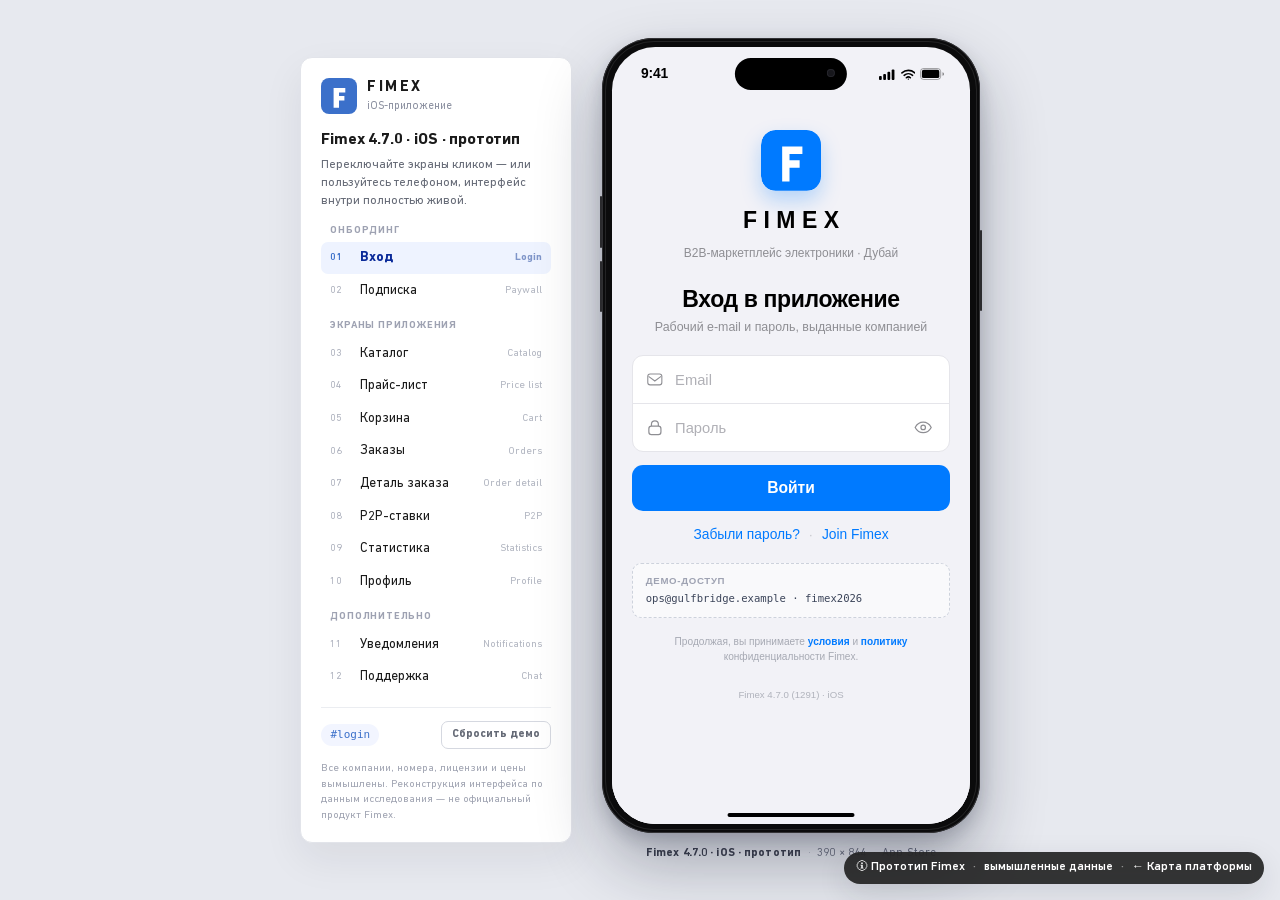
<file: ios.html>
<!DOCTYPE html>
<html lang="ru">
<head>
<meta charset="utf-8">
<meta name="viewport" content="width=device-width, initial-scale=1">
<title>Fimex — iOS-приложение · прототип</title>
<link rel="icon" href="assets/favicon.svg" type="image/svg+xml">
<link rel="stylesheet" href="assets/base.css">
<style>
/* ============================================================
   Fimex iOS prototype — page chrome + in-phone iOS design system
   Prefixes: .rev- (reviewer panel), .device-/.iphone (frame),
   .ios- (phone UI), .i- components prefixed individually.
   ============================================================ */
:root {
  --blue: #007AFF;
  --blue-soft: #EAF3FF;
  --ios-bg: #F2F2F7;
  --ios-card: #FFFFFF;
  --ios-sep: #E5E5EA;
  --ios-label: #8E8E93;
  --ios-label2: #3C3C43;
  --ios-red: #FF3B30;
  --ios-green: #34C759;
  --ios-orange: #FF9500;
  --ios-dark: #1C1C1E;
}

body.ios-page-body {
  margin: 0;
  background: #E7E9EF;
  font-family: var(--font-ui);
  color: #1a1a1a;
  -webkit-font-smoothing: antialiased;
  -webkit-tap-highlight-color: transparent;
}

/* ---------- outer layout ---------- */
.ios-page {
  min-height: 100vh;
  display: flex;
  align-items: center;
  justify-content: center;
  gap: 48px;
  padding: 22px 36px;
}
.mobile-nav { display: none; }

/* ---------- reviewer panel ---------- */
.rev {
  width: 294px; flex: none;
  background: #fff; border: 1px solid #E2E4EA; border-radius: 12px;
  padding: 20px 20px 18px;
  box-shadow: 0 16px 40px rgba(23, 30, 49, .07);
}
.rev-brand { display: flex; align-items: center; gap: 10px; }
.rev-logo { width: 36px; height: 36px; display: flex; flex: none; }
.rev-logo svg { width: 36px; height: 36px; display: block; }
.rev-word { font-size: 15px; font-weight: 700; letter-spacing: .16em; line-height: 1; }
.rev-app { font-size: 11px; color: #8b90a0; margin-top: 4px; }
.rev-caption { margin: 16px 0 0; font-size: 16px; font-weight: 700; letter-spacing: -.01em; line-height: 1.25; }
.rev-note { margin: 6px 0 0; font-size: 12.5px; color: #656a76; line-height: 1.45; }
.rev-list { margin-top: 12px; display: flex; flex-direction: column; gap: 1px; }
.rev-list::-webkit-scrollbar { width: 6px; }
.rev-list::-webkit-scrollbar-thumb { background: #d6d9e2; border-radius: 3px; }
.rev-group {
  margin: 11px 0 4px; padding-left: 9px;
  font-size: 10px; font-weight: 700; letter-spacing: .08em; text-transform: uppercase; color: #9ea2b2;
}
.rev-group:first-child { margin-top: 0; }
.rev-item {
  display: flex; align-items: center; gap: 9px;
  padding: 6px 9px; border: 0; border-radius: 7px; background: none;
  font-family: inherit; font-size: 13.5px; color: #1a1a1a; text-align: left; cursor: pointer;
}
.rev-item .idx { width: 21px; flex: none; font-size: 10.5px; color: #a9adba; font-variant-numeric: tabular-nums; }
.rev-item .en { margin-left: auto; font-size: 10.5px; color: #b3b7c2; white-space: nowrap; }
.rev-item:hover { background: #f4f5f8; }
.rev-item.active { background: #eef3ff; color: #0a2a99; font-weight: 600; }
.rev-item.active .idx { color: #3b70ca; }
.rev-item.active .en { color: #7f95c9; }
.rev-foot {
  display: flex; align-items: center; justify-content: space-between; gap: 8px;
  margin-top: 14px; padding-top: 13px; border-top: 1px solid #ebedf1;
}
.rev-current {
  font-family: ui-monospace, SFMono-Regular, Menlo, monospace; font-size: 11px;
  color: #3b70ca; background: #f2f5ff; border-radius: 999px; padding: 3px 9px;
}
.rev-reset {
  border: 1px solid #d5d8e0; background: #fff; border-radius: 7px;
  height: 28px; padding: 0 10px; font-size: 11.5px; font-weight: 600; color: #656a76;
  cursor: pointer; font-family: inherit;
}
.rev-reset:hover { background: #f6f7fa; color: #1a1a1a; }
.rev-dispo { margin: 12px 0 0; font-size: 10.5px; line-height: 1.5; color: #a0a4b2; }

/* ---------- device frame ---------- */
.device-col { display: flex; flex-direction: column; align-items: center; gap: 13px; flex: none; }
.iphone {
  position: relative;
  width: 410px; height: 864px; padding: 10px; flex: none;
  background: #0B0B0C;
  border-radius: 56px;
  box-shadow: 0 34px 70px rgba(16, 22, 42, .30), 0 8px 18px rgba(16, 22, 42, .18), inset 0 0 0 1px #333336;
}
.iphone::after {
  content: ''; position: absolute; inset: 3px; border-radius: 53px;
  border: 1px solid rgba(255,255,255,.10); pointer-events: none;
}
.side-btn { position: absolute; width: 3px; background: #2b2b2e; border-radius: 2px; }
.sb1 { left: -3px; top: 172px; height: 56px; }
.sb2 { left: -3px; top: 242px; height: 56px; }
.sb3 { right: -3px; top: 208px; height: 88px; }
.iphone-screen {
  position: relative;
  width: 390px; height: 844px; overflow: hidden;
  border-radius: 47px;
  background: var(--ios-bg);
  color: #000;
  font-family: var(--font-ios);
  display: flex; flex-direction: column;
}
.island {
  position: absolute; top: 11px; left: 50%; transform: translateX(-50%);
  width: 122px; height: 35px; border-radius: 20px; background: #000; z-index: 90;
}
.island::after {
  content: ''; position: absolute; right: 13px; top: 12px; width: 9px; height: 9px;
  border-radius: 50%; background: #17171c; box-shadow: inset 0 0 0 1px #26262c;
}
.ios-status {
  height: 54px; flex: none; display: flex; align-items: center; justify-content: space-between;
  padding: 4px 28px 0 32px; font-size: 15px; font-weight: 600; letter-spacing: -.2px;
  position: relative; z-index: 5;
}
.ios-status .icons { display: flex; align-items: center; gap: 5px; }
.ios-status svg { display: block; }
.ios-home {
  position: absolute; left: 50%; bottom: 7px; transform: translateX(-50%);
  width: 138px; height: 5px; border-radius: 3px; background: #000; z-index: 86;
}
.device-caption { font-size: 12.5px; color: #6b7080; letter-spacing: .01em; }
.device-caption b { color: #3d4150; font-weight: 600; }
.device-caption .dot-sep { margin: 0 7px; color: #b6bac6; }

/* ---------- phone viewport / screens ---------- */
.ios-viewport { position: relative; flex: 1 1 auto; min-height: 0; overflow: hidden; background: var(--ios-bg); }
.ios-screen { position: absolute; inset: 0; display: none; flex-direction: column; background: var(--ios-bg); }
.ios-screen.active { display: flex; }
@keyframes ios-fade { from { opacity: 0; } to { opacity: 1; } }
.ios-screen.active { animation: ios-fade .16s ease; }
.ios-header { flex: none; }
.ios-large { display: flex; align-items: flex-end; justify-content: space-between; gap: 10px; padding: 2px 16px 10px; }
.ios-large-title { margin: 0; font-size: 33px; line-height: 1.08; font-weight: 700; letter-spacing: -.55px; }
.ios-count { font-size: 13px; color: var(--ios-label); padding-bottom: 5px; }
.ios-scroll {
  flex: 1 1 auto; min-height: 0; overflow-y: auto; overscroll-behavior: contain;
  padding: 0 16px 26px; scrollbar-width: none;
}
.ios-scroll::-webkit-scrollbar { display: none; }
.ios-navbar { height: 46px; flex: none; display: flex; align-items: center; padding: 2px 12px 0 6px; gap: 6px; }
.ios-navbar .navbar-title { flex: 1; text-align: center; font-size: 16.5px; font-weight: 600; }
.ios-navbar .navbar-title small { display: block; font-size: 10.5px; font-weight: 500; color: var(--ios-label); margin-top: 1px; }
.back-btn {
  display: inline-flex; align-items: center; gap: 3px; padding: 6px 6px 6px 2px;
  border: 0; background: none; color: var(--blue); font-family: inherit; font-size: 16px; cursor: pointer;
}
.back-btn svg { width: 11px; height: 19px; }
.round-btn {
  position: relative; flex: none; width: 34px; height: 34px; border-radius: 50%;
  border: 0; background: rgba(118,118,128,.12); color: #1C1C1E;
  display: inline-flex; align-items: center; justify-content: center; cursor: pointer;
}
.round-btn svg { width: 18px; height: 18px; }
.round-btn.sm { width: 28px; height: 28px; }
.round-btn:active { background: rgba(118,118,128,.22); }
.link-btn {
  border: 0; background: none; padding: 0; font-family: inherit;
  color: var(--blue); font-size: 15px; font-weight: 500; cursor: pointer;
}
.link-btn:active { opacity: .6; }
.spacer { flex: 1; }

/* ---------- generic components ---------- */
.ios-card { background: var(--ios-card); border-radius: 12px; }
.ios-list { background: var(--ios-card); border-radius: 12px; overflow: hidden; }
.ios-btn {
  display: flex; align-items: center; justify-content: center; gap: 8px;
  width: 100%; height: 50px; padding: 0 16px;
  border: 0; border-radius: 12px; background: var(--blue); color: #fff;
  font-family: inherit; font-size: 17px; font-weight: 600; cursor: pointer;
  text-align: center;
}
.ios-btn:active { opacity: .82; }
.ios-btn.secondary { background: rgba(0,122,255,.10); color: var(--blue); }
.ios-btn.ghost { background: #E9E9EB; color: #1C1C1E; }
.ios-btn.danger { background: rgba(255,59,48,.10); color: var(--ios-red); }
.ios-btn[disabled] { opacity: .4; cursor: default; }
.ios-chips {
  display: flex; gap: 8px; overflow-x: auto; scrollbar-width: none;
  padding: 2px 0 2px; padding-right: 14px; margin-right: -16px;
}
.ios-chips::-webkit-scrollbar { display: none; }
.ios-chip {
  flex: none; height: 32px; padding: 0 13px; border-radius: 999px;
  border: 1px solid var(--ios-sep); background: #fff;
  font-family: inherit; font-size: 13.5px; font-weight: 500; color: #1C1C1E; cursor: pointer;
  display: inline-flex; align-items: center; gap: 5px;
}
.ios-chip.sm { height: 28px; padding: 0 11px; font-size: 12.5px; }
.ios-chip.active { background: var(--blue); border-color: var(--blue); color: #fff; font-weight: 600; }
.ios-seg { display: flex; background: #E9E9EB; border-radius: 9px; padding: 2px; }
.ios-seg button {
  flex: 1; height: 30px; border: 0; border-radius: 7px; background: transparent;
  font-family: inherit; font-size: 13px; font-weight: 500; color: #1C1C1E; cursor: pointer;
  white-space: nowrap;
}
.ios-seg button.active { background: #fff; box-shadow: 0 1px 3px rgba(0,0,0,.14); font-weight: 600; }
.ios-field { display: block; }
.section-head { display: flex; align-items: baseline; justify-content: space-between; gap: 10px; padding: 20px 2px 9px; }
.section-head h2 { margin: 0; font-size: 19px; font-weight: 700; letter-spacing: -.25px; }
.section-head .sh-meta { font-size: 12px; color: var(--ios-label); }
.empty-mini { padding: 22px 6px; text-align: center; color: var(--ios-label); font-size: 14px; }
.chev { width: 7px; height: 12px; flex: none; color: #C7C7CC; }
.status-pill {
  display: inline-flex; align-items: center; gap: 5px; max-width: 100%;
  padding: 3px 8px 3px 7px; border-radius: 999px;
  font-size: 11.5px; font-weight: 600; color: #1C1C1E; white-space: nowrap;
}
.status-pill i { width: 6px; height: 6px; border-radius: 50%; flex: none; }

/* ---------- in-phone toast ---------- */
.ios-toast {
  position: absolute; left: 16px; right: 16px; bottom: 96px; z-index: 96;
  padding: 12px 16px; border-radius: 12px;
  background: rgba(28,28,30,.95); color: #fff; font-size: 14px; font-weight: 500;
  text-align: center; animation: ios-fade .18s ease;
}

/* ---------- tab bar ---------- */
.ios-tabbar {
  flex: none; height: 83px; padding: 7px 0 34px;
  display: flex; align-items: stretch;
  background: rgba(249,249,249,.96);
  border-top: .5px solid #C6C6C8;
  backdrop-filter: blur(18px);
}
.ios-tabbar[hidden] { display: none !important; }
.tab-item {
  flex: 1; border: 0; background: none; padding: 0;
  display: flex; flex-direction: column; align-items: center; gap: 3px;
  color: #8E8E93; font-family: inherit; cursor: pointer;
}
.tab-ico { position: relative; width: 25px; height: 25px; display: flex; align-items: center; justify-content: center; }
.tab-ico svg { width: 24px; height: 24px; }
.tab-label { font-size: 10px; font-weight: 500; letter-spacing: .01em; }
.tab-item.active { color: var(--blue); }
.tab-badge {
  position: absolute; top: -4px; right: -9px; min-width: 16px; height: 16px; padding: 0 4px;
  border-radius: 999px; background: var(--ios-red); color: #fff;
  font-size: 10px; font-weight: 700; line-height: 16px; text-align: center;
}

/* ============================================================
   LOGIN
   ============================================================ */
.login-scroll { padding: 18px 22px 40px; }
.login-hero { display: flex; flex-direction: column; align-items: center; text-align: center; padding-top: 18px; }
.login-mark { width: 66px; height: 66px; border-radius: 16px; overflow: hidden; flex: none; box-shadow: 0 10px 22px rgba(0,122,255,.26); display: block; }
.login-mark svg, .pw-mark svg { width: 100%; height: 100%; display: block; }
.login-word { margin-top: 14px; font-size: 25px; font-weight: 800; letter-spacing: 7px; padding-left: 7px; }
.login-tag { margin: 8px 0 0; font-size: 13px; color: var(--ios-label); }
.login-title { margin: 26px 0 0; font-size: 25px; font-weight: 700; letter-spacing: -.4px; text-align: center; }
.login-sub { margin: 6px 0 0; font-size: 13.5px; color: var(--ios-label); text-align: center; line-height: 1.4; }
.login-form { margin-top: 20px; }
.login-card { background: #fff; border-radius: 12px; overflow: hidden; border: .5px solid var(--ios-sep); }
.field-row { display: flex; align-items: center; gap: 10px; padding: 0 14px; height: 52px; }
.field-row + .field-row { border-top: .5px solid var(--ios-sep); }
.field-row .fr-ico { width: 20px; display: flex; justify-content: center; color: var(--ios-label); flex: none; }
.field-row input { flex: 1; min-width: 0; height: 100%; border: 0; outline: none; background: none; font-family: inherit; font-size: 16px; color: #000; }
.field-row input::placeholder { color: #B0B0B6; }
.eye-btn { border: 0; background: none; padding: 4px; color: var(--ios-label); font-size: 15px; cursor: pointer; }
.login-error { margin: 9px 2px 0; font-size: 13px; color: var(--ios-red); font-weight: 500; }
.login-submit { margin-top: 14px; }
.login-links { display: flex; align-items: center; justify-content: center; gap: 10px; margin-top: 15px; }
.login-links .sep { color: #C7C7CC; }
.login-join { margin: 22px 0 0; text-align: center; font-size: 13.5px; color: var(--ios-label); }
.login-join .link-btn { font-size: 13.5px; font-weight: 600; }
.demo-hint {
  display: flex; flex-direction: column; align-items: flex-start; gap: 3px; width: 100%;
  margin-top: 20px; padding: 11px 14px; border-radius: 10px;
  border: 1px dashed #CDD2DC; background: rgba(255,255,255,.55);
  font-family: inherit; text-align: left; cursor: pointer;
}
.demo-hint-label { font-size: 10.5px; font-weight: 700; letter-spacing: .07em; text-transform: uppercase; color: #9EA2B2; }
.demo-hint-val { font-family: ui-monospace, Menlo, monospace; font-size: 11.5px; color: #3b4459; }
.login-legal { margin: 18px 0 0; text-align: center; font-size: 11px; color: #A6A9B3; line-height: 1.5; }
.login-legal .link-btn { font-size: 11px; font-weight: 600; }
.login-ver { margin: 26px 0 0; text-align: center; font-size: 10.5px; color: #B0B3BC; }

/* ============================================================
   PAYWALL
   ============================================================ */
.pw-scroll { padding: 6px 20px 44px; }
.pw-top { display: flex; align-items: center; justify-content: space-between; }
.pw-badge.active { background: rgba(52,199,89,.13); color: #248A3D; }
.pw-badge {
  display: inline-flex; align-items: center; gap: 6px; padding: 5px 10px; border-radius: 999px;
  background: rgba(255,59,48,.10); color: var(--ios-red); font-size: 11.5px; font-weight: 700;
}
.pw-mark {
  display: block; width: 62px; height: 62px; border-radius: 15px; overflow: hidden; margin: 18px auto 0;
  box-shadow: 0 12px 24px rgba(0,122,255,.26);
}
.pw-title { margin: 18px 0 0; font-size: 25px; font-weight: 700; letter-spacing: -.45px; text-align: center; line-height: 1.18; }
.pw-sub { margin: 9px 0 0; font-size: 13.5px; line-height: 1.45; color: var(--ios-label); text-align: center; }
.pw-alert {
  display: flex; gap: 10px; margin-top: 18px; padding: 12px 14px; border-radius: 12px;
  background: rgba(255,149,0,.10); border: .5px solid rgba(255,149,0,.25);
}
.pw-alert .pa-ico { font-size: 17px; line-height: 1; flex: none; margin-top: 1px; }
.pw-alert b { display: block; font-size: 13px; margin-bottom: 2px; }
.pw-alert span { font-size: 12px; color: var(--ios-label); line-height: 1.4; }
.pw-plans { margin-top: 18px; display: flex; flex-direction: column; gap: 10px; }
.plan {
  display: flex; align-items: center; gap: 12px; width: 100%; padding: 14px 14px;
  border: 1.5px solid var(--ios-sep); border-radius: 12px; background: #fff;
  font-family: inherit; text-align: left; cursor: pointer;
}
.plan.active { border-color: var(--blue); background: #F6FAFF; box-shadow: 0 0 0 3px rgba(0,122,255,.08); }
.plan-radio {
  width: 22px; height: 22px; border-radius: 50%; border: 1.5px solid #C7C7CC;
  flex: none; display: flex; align-items: center; justify-content: center; font-size: 12px; color: #fff;
}
.plan.active .plan-radio { background: var(--blue); border-color: var(--blue); }
.plan-main { flex: 1; min-width: 0; }
.plan-main b { display: block; font-size: 16.5px; font-weight: 700; }
.plan-main span { display: block; font-size: 12px; color: var(--ios-label); margin-top: 2px; }
.plan-main em {
  display: inline-block; margin-top: 6px; padding: 2px 7px; border-radius: 999px;
  background: rgba(52,199,89,.12); color: #248A3D; font-size: 10.5px; font-weight: 700; font-style: normal;
}
.plan-price { text-align: right; flex: none; }
.plan-price b { display: block; font-size: 17px; font-weight: 700; white-space: nowrap; }
.plan-price span { display: block; font-size: 11px; color: var(--ios-label); margin-top: 2px; }
.pw-subscribe { margin-top: 16px; }
.pw-restore { display: block; width: 100%; margin-top: 14px; text-align: center; font-size: 14px; font-weight: 500; }
.pw-features { list-style: none; margin: 22px 0 0; padding: 0; display: flex; flex-direction: column; gap: 10px; }
.pw-features li { display: flex; align-items: center; gap: 9px; font-size: 13.5px; color: #1C1C1E; }
.pw-features .pf-ic {
  width: 22px; height: 22px; border-radius: 50%; background: rgba(52,199,89,.14); color: #248A3D;
  display: flex; align-items: center; justify-content: center; font-size: 11px; font-weight: 700; flex: none;
}
.pw-legal { margin: 20px 4px 0; font-size: 10.5px; line-height: 1.5; color: #A6A9B3; text-align: center; }
.pw-links { display: flex; align-items: center; justify-content: center; gap: 10px; margin-top: 10px; }
.pw-links .sep { color: #C7C7CC; font-size: 11px; }
.pw-links .link-btn { font-size: 11px; }

/* ============================================================
   CATALOG
   ============================================================ */
.cat-search { position: relative; margin: 0 16px 10px; }
.cat-search svg { position: absolute; left: 10px; top: 50%; transform: translateY(-50%); color: #8E8E93; width: 16px; height: 16px; }
.cat-search input {
  width: 100%; height: 38px; border: 0; outline: none; border-radius: 10px;
  background: #E4E4E9; padding: 0 34px 0 32px; font-family: inherit; font-size: 16px; color: #000;
}
.cat-search input::placeholder { color: #8E8E93; }
.cat-search input::-webkit-search-cancel-button, .cat-search input::-webkit-search-decoration { -webkit-appearance: none; display: none; }
.cat-search .search-clear {
  position: absolute; right: 7px; top: 50%; transform: translateY(-50%);
  width: 22px; height: 22px; border: 0; border-radius: 50%; background: #AEAEB2; color: #fff;
  font-size: 12px; line-height: 1; cursor: pointer; font-family: inherit;
}
.cat-scroll { padding-top: 4px; }
.cat-scroll .ios-chips { padding-left: 0; }
.banner {
  position: relative; overflow: hidden; margin-top: 14px; padding: 16px 18px 15px;
  background: var(--blue); color: #fff; border-radius: 12px; cursor: pointer;
  display: block; text-align: left; width: 100%; border: 0; font-family: inherit;
}
.banner::after {
  content: ''; position: absolute; right: -46px; top: -46px; width: 150px; height: 150px;
  border-radius: 50%; background: rgba(255,255,255,.12);
}
.banner::before {
  content: ''; position: absolute; right: 34px; bottom: -62px; width: 118px; height: 118px;
  border-radius: 50%; background: rgba(255,255,255,.10);
}
.banner-kicker, .banner-title, .banner-sub { display: block; }
.banner-kicker { font-size: 10.5px; font-weight: 700; letter-spacing: .1em; text-transform: uppercase; opacity: .82; }
.banner-title { margin-top: 5px; font-size: 22px; font-weight: 700; line-height: 1.15; letter-spacing: -.3px; }
.banner-sub { margin-top: 6px; font-size: 12.5px; opacity: .86; }
.banner-cta { margin-top: 12px; display: inline-flex; align-items: center; gap: 5px; font-size: 12.5px; font-weight: 700; }
.banner-flag { position: absolute; right: 16px; top: 14px; font-size: 22px; z-index: 1; }
.pop-grid { display: grid; grid-template-columns: 1fr 1fr; gap: 9px; }
.pop-card {
  display: flex; flex-direction: column; align-items: flex-start; gap: 0;
  padding: 12px 12px 11px; border: .5px solid var(--ios-sep); border-radius: 12px;
  background: #fff; text-align: left; font-family: inherit; cursor: pointer;
}
.pop-card:active { background: #F7F7FA; }
.brand-avatar {
  width: 30px; height: 30px; border-radius: 9px; color: #fff;
  display: flex; align-items: center; justify-content: center;
  font-size: 14px; font-weight: 700; flex: none;
}
.pop-name { margin-top: 9px; font-size: 14px; font-weight: 600; line-height: 1.2; color: #000; }
.pop-meta { margin-top: 3px; font-size: 10.5px; color: var(--ios-label); }
.pop-price { margin-top: 7px; font-size: 12.5px; font-weight: 600; color: var(--blue); }
.stock-row {
  display: flex; align-items: center; gap: 10px; width: 100%; padding: 10px 12px;
  border: 0; background: #fff; font-family: inherit; text-align: left; cursor: pointer;
}
.stock-row + .stock-row { border-top: .5px solid var(--ios-sep); }
.stock-icon { width: 34px; height: 34px; border-radius: 9px; background: #F2F2F7; display: flex; align-items: center; justify-content: center; font-size: 17px; flex: none; }
.stock-main { flex: 1; min-width: 0; }
.stock-main b { display: block; font-size: 13.5px; font-weight: 600; white-space: nowrap; overflow: hidden; text-overflow: ellipsis; }
.stock-main span { display: block; font-size: 11px; color: var(--ios-label); margin-top: 2px; }
.stock-right { text-align: right; flex: none; }
.stock-right b { display: block; font-size: 13.5px; font-weight: 700; }
.stock-qty { display: inline-block; margin-top: 3px; padding: 1px 6px; border-radius: 999px; background: rgba(52,199,89,.12); color: #248A3D; font-size: 10px; font-weight: 700; }

/* ============================================================
   PRICE LIST
   ============================================================ */
.pl-meta { font-size: 13px; color: var(--ios-label); padding: 0 2px 6px; }
.filters { display: flex; flex-direction: column; gap: 10px; padding: 4px 0 14px; }
.filter-block { display: flex; flex-direction: column; gap: 6px; }
.filter-label { font-size: 11px; font-weight: 700; letter-spacing: .06em; text-transform: uppercase; color: #9EA2B2; padding-left: 2px; }
.pl-table-head {
  display: grid; grid-template-columns: 1fr 58px 92px; gap: 6px;
  padding: 0 14px 6px; font-size: 10.5px; font-weight: 600; color: #9EA2B2;
}
.pl-table-head span:nth-child(2) { text-align: right; }
.pl-table-head span:nth-child(3) { text-align: right; }
.pl-row {
  display: grid; grid-template-columns: 1fr 58px 92px; gap: 6px; align-items: center;
  width: 100%; padding: 9px 14px; border: 0; background: #fff;
  font-family: inherit; text-align: left; cursor: pointer;
}
.pl-row + .pl-row { border-top: .5px solid var(--ios-sep); }
.pl-row:active { background: #F4F6FB; }
.pl-row.hl { background: #F0F7FF; }
.pl-row.hl + .pl-row { border-top-color: #D8E9FF; }
.pl-row.hl .pl-price { color: #0062CC; }
.pl-country { display: flex; align-items: center; gap: 6px; font-size: 14.5px; }
.pl-country .flag { font-size: 15px; line-height: 1; }
.pl-country b { font-weight: 600; letter-spacing: .01em; }
.pl-status { display: block; margin-top: 2px; font-size: 10.5px; color: var(--ios-label); padding-left: 1px; }
.pl-status.ready { color: #248A3D; font-weight: 600; }
.pl-qty { text-align: right; font-size: 13.5px; color: #3C3C43; font-variant-numeric: tabular-nums; }
.pl-price { text-align: right; font-size: 16.5px; font-weight: 700; letter-spacing: -.2px; font-variant-numeric: tabular-nums; }
.pl-list { border: .5px solid var(--ios-sep); }
.pl-note { margin: 14px 4px 0; font-size: 10.5px; line-height: 1.5; color: #A0A4AE; }
.pl-scroll { padding-bottom: 88px; }
.cartbar {
  position: absolute; left: 12px; right: 12px; bottom: 10px; z-index: 30;
  display: flex; align-items: center; gap: 10px;
  height: 52px; padding: 0 16px; border: 0; border-radius: 14px;
  background: rgba(28,28,30,.96); color: #fff; font-family: inherit; font-size: 14px;
  box-shadow: 0 10px 24px rgba(20,26,40,.28); cursor: pointer;
}
.cartbar[hidden] { display: none !important; }
.cartbar .cartbar-ico { display: flex; color: #fff; opacity: .9; }
.cartbar .cartbar-label { flex: 1; text-align: left; }
.cartbar .cartbar-label b { font-weight: 700; }
.cartbar .cartbar-total { font-weight: 700; font-size: 15px; }
.cartbar .cartbar-chev { font-size: 20px; opacity: .6; margin-left: -2px; }

/* ============================================================
   CART
   ============================================================ */
.cart-line { display: flex; gap: 12px; padding: 13px 14px; }
.cart-line + .cart-line { border-top: .5px solid var(--ios-sep); }
.cl-main { flex: 1; min-width: 0; }
.cl-title { font-size: 14.5px; font-weight: 600; line-height: 1.25; }
.cl-chars { display: block; margin-top: 2px; font-size: 12px; color: var(--ios-label); }
.cl-meta { display: flex; align-items: center; gap: 6px; margin-top: 4px; font-size: 11.5px; color: var(--ios-label); }
.cl-bottom { display: flex; align-items: center; gap: 10px; margin-top: 9px; }
.cl-right { flex: none; text-align: right; display: flex; flex-direction: column; align-items: flex-end; justify-content: space-between; }
.cl-right b { font-size: 15.5px; font-weight: 700; font-variant-numeric: tabular-nums; }
.cl-each { font-size: 10.5px; color: var(--ios-label); margin-top: 2px; }
.stepper { display: inline-flex; align-items: center; border: .5px solid #D1D1D6; border-radius: 8px; height: 29px; overflow: hidden; background: #fff; }
.stepper button {
  width: 30px; height: 100%; border: 0; background: none; color: var(--blue);
  font-size: 17px; line-height: 1; cursor: pointer; font-family: inherit;
}
.stepper button:active { background: #F2F2F7; }
.stepper b { min-width: 24px; text-align: center; font-size: 13.5px; font-weight: 600; font-variant-numeric: tabular-nums; }
.cl-remove {
  margin-left: auto; width: 28px; height: 28px; border: 0; border-radius: 50%;
  background: #F2F2F7; color: #8E8E93; cursor: pointer;
  display: inline-flex; align-items: center; justify-content: center;
}
.cl-remove svg { width: 14px; height: 14px; }
.cart-empty { display: flex; flex-direction: column; align-items: center; text-align: center; padding: 84px 20px 0; }
.cart-empty .ce-ic { width: 74px; height: 74px; border-radius: 50%; background: #E7E7EC; display: flex; align-items: center; justify-content: center; color: #8E8E93; }
.cart-empty .ce-ic svg { width: 34px; height: 34px; }
.cart-empty h2 { margin: 18px 0 0; font-size: 21px; font-weight: 700; letter-spacing: -.3px; }
.cart-empty p { margin: 7px 0 0; font-size: 13.5px; color: var(--ios-label); line-height: 1.45; max-width: 260px; }
.cart-empty .ios-btn { margin-top: 22px; }
.totals { margin-top: 14px; padding: 4px 14px; }
.t-row { display: flex; align-items: center; justify-content: space-between; gap: 10px; padding: 9px 0; font-size: 13.5px; }
.t-row + .t-row { border-top: .5px solid #F0F0F4; }
.t-row span { color: var(--ios-label); }
.t-row b { font-weight: 600; font-variant-numeric: tabular-nums; }
.t-row.grand { padding-top: 12px; padding-bottom: 13px; }
.t-row.grand span { color: #000; font-size: 15px; font-weight: 600; }
.t-row.grand b { font-size: 18px; font-weight: 700; }
.cart-foot { margin-top: 16px; }
.cart-foot .ios-btn { margin-bottom: 10px; }
.cart-fine { text-align: center; font-size: 10.5px; color: #A6A9B3; line-height: 1.5; }
.placed { display: flex; flex-direction: column; align-items: center; text-align: center; padding: 46px 16px 0; }
.placed-ic {
  width: 84px; height: 84px; border-radius: 50%;
  background: rgba(52,199,89,.13); color: #248A3D;
  display: flex; align-items: center; justify-content: center;
}
.placed-ic svg { width: 42px; height: 42px; }
.placed h1 { margin: 20px 0 0; font-size: 26px; font-weight: 700; letter-spacing: -.4px; }
.placed p { margin: 8px 0 0; font-size: 13.5px; color: var(--ios-label); line-height: 1.5; max-width: 280px; }
.placed-card { width: 100%; margin-top: 22px; padding: 4px 14px; text-align: left; }
.placed .ios-btn { margin-top: 18px; }
.placed .ios-btn.secondary { margin-top: 9px; }

/* ============================================================
   ORDERS
   ============================================================ */
.seg-wrap { padding: 0 16px 8px; }
.orders-scroll, .p2p-scroll { padding-top: 4px; }
.period-row { display: flex; align-items: center; gap: 7px; padding-bottom: 12px; }
.period-row .ios-chip { height: 27px; padding: 0 11px; font-size: 12px; }
.list-note { font-size: 11.5px; color: var(--ios-label); padding: 0 2px 9px; display: flex; justify-content: space-between; }
.order-card {
  display: block; width: 100%; text-align: left; padding: 12px 14px 11px;
  border: .5px solid var(--ios-sep); border-radius: 12px; background: #fff;
  font-family: inherit; cursor: pointer; margin-bottom: 9px;
}
.order-card:active { background: #F7F7FA; }
.oc-head { display: flex; align-items: center; justify-content: space-between; gap: 8px; }
.oc-num { font-size: 12.5px; font-weight: 700; color: #6B7080; letter-spacing: .01em; font-variant-numeric: tabular-nums; }
.oc-title { margin-top: 7px; font-size: 14.5px; font-weight: 600; line-height: 1.25; }
.oc-meta { display: flex; align-items: center; gap: 7px; margin-top: 4px; font-size: 11.5px; color: var(--ios-label); }
.oc-foot { display: flex; align-items: center; justify-content: space-between; gap: 8px; margin-top: 8px; padding-top: 8px; border-top: .5px solid #F0F0F4; }
.oc-log { font-size: 11.5px; color: var(--ios-label); }
.oc-total { font-size: 15.5px; font-weight: 700; font-variant-numeric: tabular-nums; }
.ios-push {
  position: absolute; inset: 0; z-index: 36; display: flex; flex-direction: column;
  background: var(--ios-bg); animation: pushIn .26s cubic-bezier(.32,.72,0,1);
}
.ios-push[hidden] { display: none !important; }
@keyframes pushIn { from { transform: translateX(28px); opacity: .4; } to { transform: none; opacity: 1; } }
.push-scroll { padding-top: 4px; }
.order-hero { padding: 6px 4px 14px; }
.oh-top { display: flex; align-items: center; justify-content: space-between; gap: 10px; }
.order-hero h1 { margin: 8px 0 0; font-size: 23px; font-weight: 700; letter-spacing: -.4px; line-height: 1.2; }
.order-hero p { margin: 7px 0 0; font-size: 12.5px; color: var(--ios-label); }
.detail-card { padding: 13px 14px 15px; margin-bottom: 12px; }
.detail-card h3 { margin: 0 0 11px; font-size: 14.5px; font-weight: 700; }
.timeline { list-style: none; margin: 0; padding: 0; }
.timeline li { position: relative; display: flex; gap: 12px; padding-bottom: 15px; }
.timeline li:last-child { padding-bottom: 0; }
.timeline li::before {
  content: ''; position: absolute; left: 5px; top: 14px; bottom: -1px; width: 2px; background: #EDEDF2;
}
.timeline li:last-child::before { display: none; }
.timeline .tl-dot { width: 12px; height: 12px; border-radius: 50%; flex: none; margin-top: 2px; z-index: 1; background: #E5E5EA; }
.timeline .tl-txt b { display: block; font-size: 13.5px; font-weight: 600; }
.timeline .tl-txt span { display: block; font-size: 11px; color: var(--ios-label); margin-top: 2px; }
.timeline li.todo .tl-txt b { color: #A6A9B3; font-weight: 500; }
.timeline li.current .tl-txt b { font-weight: 700; }
.timeline li.current .tl-dot { box-shadow: 0 0 0 4px rgba(0,122,255,.14); }
.order-line { display: flex; align-items: center; gap: 10px; }
.order-line .ol-main { flex: 1; min-width: 0; }
.order-line .ol-main b { display: block; font-size: 13.5px; font-weight: 600; }
.order-line .ol-main span { display: block; font-size: 11.5px; color: var(--ios-label); margin-top: 2px; }
.order-line .ol-sum { font-size: 14px; font-weight: 700; }
.info-rows { display: flex; flex-direction: column; }
.info-row { display: flex; align-items: center; justify-content: space-between; gap: 12px; padding: 9px 0; font-size: 13px; }
.info-row + .info-row { border-top: .5px solid #F0F0F4; }
.info-row span { color: var(--ios-label); }
.info-row b { font-weight: 600; text-align: right; }
.push-actions { margin-top: 4px; }

/* ============================================================
   P2P
   ============================================================ */
.p2p-sum { display: grid; grid-template-columns: repeat(3, 1fr); padding: 12px 0; margin-bottom: 12px; text-align: center; }
.p2p-sum > div + div { border-left: 1px solid #F0F0F4; }
.p2p-sum b { display: block; font-size: 18px; font-weight: 700; letter-spacing: -.3px; }
.p2p-sum span { display: block; font-size: 10.5px; color: var(--ios-label); margin-top: 3px; }
.bid-card {
  display: block; width: 100%; text-align: left; padding: 12px 14px;
  border: .5px solid var(--ios-sep); border-radius: 12px; background: #fff;
  font-family: inherit; cursor: pointer; margin-bottom: 9px;
}
.bid-card:active { background: #F7F7FA; }
.bid-title { display: flex; align-items: center; justify-content: space-between; gap: 8px; }
.bid-title b { font-size: 14.5px; font-weight: 600; line-height: 1.25; }
.bid-meta { margin-top: 5px; font-size: 11.5px; color: var(--ios-label); }
.bid-prices { display: flex; align-items: flex-end; justify-content: space-between; gap: 8px; margin-top: 10px; padding-top: 9px; border-top: .5px solid #F0F0F4; }
.bp { display: flex; flex-direction: column; gap: 2px; }
.bp span { font-size: 10px; color: var(--ios-label); text-transform: uppercase; letter-spacing: .04em; }
.bp b { font-size: 15px; font-weight: 700; font-variant-numeric: tabular-nums; }
.bp.best b { color: var(--ios-green); }
.bp.diff { align-items: flex-end; }
.bp.diff b { font-size: 12px; font-weight: 600; color: var(--ios-red); }
.bp.diff.good b { color: #248A3D; }

/* ============================================================
   STATISTICS
   ============================================================ */
.kpi3 { display: grid; grid-template-columns: repeat(3, 1fr); padding: 14px 4px; text-align: center; }
.kpi3 > div + div { border-left: 1px solid #F0F0F4; }
.kpi3 b { display: block; font-size: 18px; font-weight: 700; letter-spacing: -.4px; font-variant-numeric: tabular-nums; }
.kpi3 span { display: block; font-size: 10.5px; color: var(--ios-label); margin-top: 4px; }
.chart-card { margin-top: 12px; padding: 14px 14px 12px; }
.chart-head { display: flex; align-items: baseline; justify-content: space-between; gap: 8px; }
.chart-head h3 { margin: 0; font-size: 14.5px; font-weight: 700; }
.chart-head span { font-size: 11px; color: var(--ios-label); }
.chart { display: flex; align-items: flex-end; gap: 8px; height: 152px; margin-top: 12px; }
.bcol { flex: 1; display: flex; flex-direction: column; align-items: center; gap: 6px; height: 100%; justify-content: flex-end; }
.bval { font-size: 10.5px; font-weight: 600; color: var(--ios-label); }
.btrack { height: 104px; width: 100%; display: flex; align-items: flex-end; justify-content: center; }
.bbar { width: 24px; border-radius: 6px 6px 3px 3px; min-height: 6px; }
.bname { font-size: 10px; color: #3C3C43; white-space: nowrap; }
.share-card { margin-top: 12px; border: .5px solid var(--ios-sep); }
.share-row { display: flex; align-items: center; gap: 10px; padding: 11px 14px; }
.share-row + .share-row { border-top: .5px solid #F0F0F4; }
.share-dot { width: 9px; height: 9px; border-radius: 50%; flex: none; }
.share-main { flex: 1; min-width: 0; }
.share-main b { display: block; font-size: 13.5px; font-weight: 600; }
.share-bar { display: block; height: 5px; border-radius: 3px; background: #F0F0F4; margin-top: 6px; overflow: hidden; }
.share-bar i { display: block; height: 100%; border-radius: 3px; }
.share-num { text-align: right; flex: none; }
.share-num b { display: block; font-size: 13.5px; font-weight: 700; }
.share-num span { display: block; font-size: 10.5px; color: var(--ios-label); margin-top: 2px; }

/* ============================================================
   PROFILE
   ============================================================ */
.cc { padding: 14px 14px 4px; }
.cc-top { display: flex; align-items: center; gap: 11px; padding-bottom: 13px; }
.cc-avatar {
  width: 44px; height: 44px; border-radius: 12px; background: var(--blue); color: #fff;
  display: flex; align-items: center; justify-content: center; font-size: 16px; font-weight: 700; flex: none;
}
.cc-id { min-width: 0; }
.cc-id b { display: block; font-size: 16px; font-weight: 700; line-height: 1.2; }
.cc-id span { display: block; font-size: 11.5px; color: var(--ios-label); margin-top: 3px; }
.cc-lines { display: flex; flex-direction: column; }
.cc-line {
  display: flex; align-items: center; justify-content: space-between; gap: 10px;
  padding: 10px 0; border: 0; border-top: .5px solid #F0F0F4; background: none;
  font-family: inherit; font-size: 12.5px; color: #000; text-align: left;
}
.cc-line span { color: var(--ios-label); }
.cc-line b { font-weight: 600; white-space: nowrap; }
.cc-line b.warn { color: var(--ios-orange); }
.cc-line b.ok { color: #248A3D; }
.money-grid { display: grid; grid-template-columns: 1fr 1fr; margin-top: 12px; overflow: hidden; }
.mg-cell { padding: 12px 14px; }
.mg-cell:nth-child(odd) { border-right: .5px solid #F0F0F4; }
.mg-cell:nth-child(n+3) { border-top: .5px solid #F0F0F4; }
.mg-cell span { display: block; font-size: 10.5px; color: var(--ios-label); }
.mg-cell b { display: block; margin-top: 4px; font-size: 17px; font-weight: 700; letter-spacing: -.3px; font-variant-numeric: tabular-nums; }
.menu { margin-top: 12px; border: .5px solid var(--ios-sep); }
.menu-row {
  display: flex; align-items: center; gap: 11px; width: 100%; padding: 10px 14px;
  border: 0; background: #fff; font-family: inherit; text-align: left; cursor: pointer; font-size: 14.5px; color: #000;
}
.menu-row + .menu-row { border-top: .5px solid #F0F0F4; }
.menu-row:active { background: #F7F7FA; }
.menu-ic { width: 28px; height: 28px; border-radius: 8px; background: #F2F2F7; display: flex; align-items: center; justify-content: center; font-size: 14px; flex: none; }
.menu-label { flex: 1; }
.menu-val { font-size: 13px; color: var(--ios-label); white-space: nowrap; }
.menu-badge { min-width: 18px; height: 18px; padding: 0 5px; border-radius: 999px; background: var(--ios-red); color: #fff; font-size: 10.5px; font-weight: 700; line-height: 18px; text-align: center; }
.logout { width: 100%; margin-top: 12px; border: .5px solid var(--ios-sep); padding: 13px; color: var(--ios-red); font-family: inherit; font-size: 15px; font-weight: 500; cursor: pointer; }
.logout:active { background: #F7F7FA; }
.ver { margin: 16px 0 0; text-align: center; font-size: 10.5px; color: #A6A9B3; }
.prof-scroll { padding-bottom: 30px; }

/* ============================================================
   NOTIFICATIONS
   ============================================================ */
.notif-card { border: .5px solid var(--ios-sep); }
.notif-row {
  display: flex; align-items: flex-start; gap: 11px; width: 100%; padding: 12px 14px;
  border: 0; background: #fff; font-family: inherit; text-align: left; cursor: pointer;
}
.notif-row + .notif-row { border-top: .5px solid #F0F0F4; }
.notif-row:active { background: #F7F7FA; }
.notif-ico { width: 38px; height: 38px; border-radius: 10px; background: #F2F2F7; display: flex; align-items: center; justify-content: center; font-size: 17px; flex: none; }
.notif-main { flex: 1; min-width: 0; }
.notif-main b { display: block; font-size: 13.5px; font-weight: 600; line-height: 1.25; }
.notif-row.unread .notif-main b { font-weight: 700; }
.notif-main p { margin: 3px 0 0; font-size: 12px; line-height: 1.4; color: var(--ios-label); }
.notif-at { margin-top: 5px; font-size: 10.5px; color: #B0B3BC; }
.notif-dot { width: 8px; height: 8px; border-radius: 50%; background: var(--blue); flex: none; margin-top: 7px; }

/* ============================================================
   CHAT
   ============================================================ */
.chat-body { flex: 1 1 auto; min-height: 0; overflow-y: auto; padding: 10px 16px 6px; display: flex; flex-direction: column; gap: 5px; scrollbar-width: none; }
.chat-body::-webkit-scrollbar { display: none; }
.chat-date { align-self: center; margin: 8px 0 12px; padding: 3px 9px; border-radius: 999px; background: #E7E7EC; font-size: 10.5px; font-weight: 600; color: #6B7080; }
.msg { display: flex; flex-direction: column; max-width: 80%; }
.msg.them { align-self: flex-start; align-items: flex-start; }
.msg.me { align-self: flex-end; align-items: flex-end; }
.bubble { padding: 9px 13px; border-radius: 18px; font-size: 14.5px; line-height: 1.35; }
.msg.them .bubble { background: #fff; border: .5px solid var(--ios-sep); border-bottom-left-radius: 6px; }
.msg.me .bubble { background: var(--blue); color: #fff; border-bottom-right-radius: 6px; }
.msg-time { margin: 3px 5px 0; font-size: 10px; color: #ABAEb6; }
.chat-quick { flex: none; display: flex; gap: 6px; overflow-x: auto; padding: 6px 12px 0; scrollbar-width: none; background: rgba(249,249,249,.96); }
.chat-quick::-webkit-scrollbar { display: none; }
.chat-quick .ios-chip { height: 27px; padding: 0 10px; font-size: 12px; }
.composer { flex: none; display: flex; align-items: center; gap: 8px; padding: 8px 12px 10px; background: rgba(249,249,249,.96); border-top: .5px solid #D1D1D6; }
.composer input {
  flex: 1; min-width: 0; height: 37px; padding: 0 14px;
  border: .5px solid #D9D9DE; border-radius: 19px; background: #fff; outline: none;
  font-family: inherit; font-size: 15px; color: #000;
}
.composer input::placeholder { color: #AEAEB2; }
.send-btn {
  width: 34px; height: 34px; flex: none; border: 0; border-radius: 50%;
  background: var(--blue); color: #fff; cursor: pointer;
  display: flex; align-items: center; justify-content: center;
}
.send-btn:active { opacity: .7; }
.send-btn svg { width: 19px; height: 19px; }

/* ============================================================
   SHEETS
   ============================================================ */
.ios-sheet-layer {
  position: absolute; inset: 0; z-index: 80;
  display: flex; flex-direction: column; justify-content: flex-end;
  background: rgba(0,0,0,.34);
  animation: ios-fade .18s ease;
}
.ios-sheet {
  background: #fff; border-radius: 16px 16px 0 0;
  max-height: 86%; display: flex; flex-direction: column;
  animation: sheetUp .3s cubic-bezier(.32,.72,0,1);
  padding-bottom: 34px;
}
@keyframes sheetUp { from { transform: translateY(102%); } to { transform: none; } }
.sheet-grabber { width: 36px; height: 5px; border-radius: 3px; background: #C7C7CC; margin: 8px auto 0; flex: none; }
.sheet-head { display: flex; align-items: center; justify-content: space-between; gap: 10px; padding: 10px 18px 8px; flex: none; }
.sheet-head h2 { margin: 0; font-size: 19px; font-weight: 700; letter-spacing: -.3px; }
.sheet-sub { font-size: 12px; color: var(--ios-label); padding: 0 18px 8px; }
.sheet-body { overflow-y: auto; padding: 0 18px 10px; }
.sheet-body .ios-list { border: .5px solid var(--ios-sep); }
.sheet-item-title { margin: 2px 0 2px; font-size: 21px; font-weight: 700; letter-spacing: -.35px; }
.sheet-item-sub { font-size: 12.5px; color: var(--ios-label); }
.sheet-info { display: flex; flex-direction: column; margin: 12px 0 0; background: #F7F7FA; border-radius: 12px; padding: 4px 14px; }
.sheet-info .t-row span { color: var(--ios-label); }
.sheet-info .t-row b { color: #000; }
.sheet-info .t-row.total b { color: var(--blue); font-size: 16px; }
.sheet-qty-row { display: flex; align-items: center; justify-content: space-between; gap: 12px; margin-top: 12px; padding: 11px 14px; background: #F7F7FA; border-radius: 12px; font-size: 14.5px; font-weight: 500; }
.sheet-qty-row .stepper { background: #fff; height: 32px; }
.sheet-note { margin: 10px 2px 0; font-size: 10.5px; line-height: 1.45; color: #A0A4AE; }
.sheet-foot { flex: none; padding: 12px 18px 4px; }
.sheet-opts { border: .5px solid var(--ios-sep); border-radius: 12px; overflow: hidden; }
.sheet-opt {
  display: flex; align-items: center; gap: 10px; width: 100%; padding: 12px 14px;
  border: 0; background: #fff; font-family: inherit; text-align: left; cursor: pointer;
}
.sheet-opt + .sheet-opt { border-top: .5px solid #F0F0F4; }
.sheet-opt:active { background: #F7F7FA; }
.sheet-opt b { display: block; font-size: 14px; font-weight: 600; }
.sheet-opt span.so-sub { display: block; font-size: 11px; color: var(--ios-label); margin-top: 2px; }
.so-main { flex: 1; min-width: 0; }
.so-check { color: var(--blue); font-size: 17px; font-weight: 700; width: 20px; text-align: right; flex: none; }
.markup-grid { display: grid; grid-template-columns: repeat(4, 1fr); gap: 7px; }
.markup-grid .ios-chip { justify-content: center; width: 100%; }
.sheet-hint { margin: 12px 2px 0; font-size: 11px; line-height: 1.45; color: var(--ios-label); }
.sheet-form { display: flex; flex-direction: column; gap: 9px; }
.sheet-field { background: #F2F2F7; border-radius: 10px; padding: 8px 13px; }
.sheet-field span { display: block; font-size: 10.5px; font-weight: 600; color: var(--ios-label); text-transform: uppercase; letter-spacing: .04em; }
.sheet-field input { width: 100%; border: 0; background: none; outline: none; font-family: inherit; font-size: 16px; height: 28px; color: #000; }

/* ---------- responsive page chrome ---------- */
@media (max-height: 960px) {
  .device-col { zoom: .92; }
  .ios-page { padding-top: 12px; padding-bottom: 12px; }
}
@media (max-height: 880px) {
  .ios-page { padding: 10px 28px; }
  .device-col { zoom: .82; }
  .device-caption { display: none; }
  .rev-list { margin-top: 8px; }
  .rev-item { padding: 5px 9px; }
  .rev-group { margin: 8px 0 3px; }
  .rev-dispo { display: none; }
}
@media (max-height: 780px) {
  .device-col { zoom: .74; }
}
@media (max-width: 1300px) {
  .ios-page { gap: 30px; }
  .rev { width: 272px; }
}
@media (max-width: 980px) {
  .ios-page { flex-direction: column; align-items: center; gap: 16px; padding: 16px; }
  .rev { display: none; }
  .mobile-nav {
    display: flex; gap: 6px; overflow-x: auto; max-width: 410px; padding: 2px 2px 8px; width: 100%;
    scrollbar-width: none;
  }
  .mobile-nav::-webkit-scrollbar { display: none; }
  .mobile-nav .ios-chip { flex: none; }
}
@media (max-width: 470px) {
  .device-col { zoom: .82; }
}
</style>
</head>
<body class="ios-page-body">
<div class="ios-page">

  <aside class="rev" aria-label="Переключатель экранов">
    <div class="rev-brand">
      <span class="rev-logo">
        <svg viewBox="0 0 40 40" xmlns="http://www.w3.org/2000/svg" aria-hidden="true"><rect width="40" height="40" rx="9" fill="#3B70CA"/><path d="M14 11h13v5h-7v4h6v5h-6v8h-6V11Z" fill="#fff"/></svg>
      </span>
      <div>
        <div class="rev-word">FIMEX</div>
        <div class="rev-app">iOS-приложение</div>
      </div>
    </div>
    <h1 class="rev-caption">Fimex 4.7.0 · iOS · прототип</h1>
    <p class="rev-note">Переключайте экраны кликом — или пользуйтесь телефоном, интерфейс внутри полностью живой.</p>
    <nav class="rev-list" id="revList"></nav>
    <div class="rev-foot">
      <span class="rev-current" id="revCurrent">#login</span>
      <button class="rev-reset" id="revReset" type="button">Сбросить демо</button>
    </div>
    <p class="rev-dispo">Все компании, номера, лицензии и цены вымышлены. Реконструкция интерфейса по данным исследования — не официальный продукт Fimex.</p>
  </aside>

  <div class="mobile-nav" id="mobileNav"></div>

  <div class="device-col">
    <div class="iphone">
      <i class="side-btn sb1"></i><i class="side-btn sb2"></i><i class="side-btn sb3"></i>
      <div class="iphone-screen">

        <div class="ios-status">
          <span class="time">9:41</span>
          <span class="icons">
            <svg width="18" height="12" viewBox="0 0 18 12" fill="currentColor" aria-hidden="true"><rect x="0" y="7.5" width="3" height="4.5" rx="1"/><rect x="4.6" y="5.5" width="3" height="6.5" rx="1"/><rect x="9.2" y="3" width="3" height="9" rx="1"/><rect x="13.8" y="0.5" width="3" height="11.5" rx="1"/></svg>
            <svg width="16" height="12" viewBox="0 0 16 12" fill="none" stroke="currentColor" stroke-width="1.7" stroke-linecap="round" aria-hidden="true"><path d="M1 4.2a10.5 10.5 0 0 1 14 0"/><path d="M3.4 6.9a7 7 0 0 1 9.2 0"/><path d="M5.8 9.5a3.4 3.4 0 0 1 4.4 0"/><circle cx="8" cy="11" r=".8" fill="currentColor" stroke="none"/></svg>
            <svg width="27" height="13" viewBox="0 0 27 13" aria-hidden="true"><rect x=".5" y=".5" width="22" height="12" rx="3.5" fill="none" stroke="currentColor" opacity=".38"/><rect x="2" y="2" width="19" height="9" rx="2" fill="currentColor"/><path d="M24.5 4.5v4c1-.3 1.6-.9 1.6-2s-.6-1.7-1.6-2Z" fill="currentColor" opacity=".45"/></svg>
          </span>
        </div>
        <div class="island"></div>

        <div class="ios-viewport" id="viewport">

          <!-- ================= LOGIN ================= -->
          <section class="ios-screen" data-screen="login">
            <div class="ios-scroll login-scroll">
              <div class="login-hero">
                <span class="login-mark">
                  <svg viewBox="0 0 66 66" xmlns="http://www.w3.org/2000/svg" aria-hidden="true"><rect width="66" height="66" rx="16" fill="#007AFF"/><path d="M23 18h22v8H31v7h11v8H31v15h-8V18Z" fill="#fff"/></svg>
                </span>
                <div class="login-word">FIMEX</div>
                <p class="login-tag">B2B-маркетплейс электроники · Дубай</p>
              </div>
              <h2 class="login-title">Вход в приложение</h2>
              <p class="login-sub">Рабочий e-mail и пароль, выданные компанией</p>
              <form class="login-form" id="loginForm" novalidate>
                <div class="login-card">
                  <label class="field-row">
                    <span class="fr-ico">
                      <svg width="17" height="14" viewBox="0 0 20 16" fill="none" stroke="currentColor" stroke-width="1.4" aria-hidden="true"><rect x="1" y="1" width="18" height="14" rx="3"/><path d="m2 4 8 6 8-6"/></svg>
                    </span>
                    <input type="email" id="loginEmail" placeholder="Email" autocomplete="username" inputmode="email" spellcheck="false">
                  </label>
                  <label class="field-row">
                    <span class="fr-ico">
                      <svg width="15" height="17" viewBox="0 0 16 18" fill="none" stroke="currentColor" stroke-width="1.4" aria-hidden="true"><rect x="1" y="7" width="14" height="10" rx="3"/><path d="M4 7V5a4 4 0 0 1 8 0v2"/></svg>
                    </span>
                    <input type="password" id="loginPass" placeholder="Пароль" autocomplete="current-password">
                    <button class="eye-btn" type="button" data-action="toggle-pass" aria-label="Показать пароль"><svg width="20" height="14" viewBox="0 0 22 16" fill="none" stroke="currentColor" stroke-width="1.5" stroke-linecap="round" stroke-linejoin="round" aria-hidden="true"><path d="M1 8s3.6-6.5 10-6.5S21 8 21 8s-3.6 6.5-10 6.5S1 8 1 8Z"/><circle cx="11" cy="8" r="2.8"/></svg></button>
                  </label>
                </div>
                <p class="login-error" id="loginError" hidden></p>
                <button class="ios-btn login-submit" type="submit">Войти</button>
              </form>
              <div class="login-links">
                <button class="link-btn" type="button" data-action="forgot">Забыли пароль?</button>
                <span class="sep">·</span>
                <button class="link-btn" type="button" data-action="join">Join Fimex</button>
              </div>
              <button class="demo-hint" type="button" id="demoFill">
                <span class="demo-hint-label">Демо-доступ</span>
                <span class="demo-hint-val">ops@gulfbridge.example · fimex2026</span>
              </button>
              <p class="login-legal">Продолжая, вы принимаете <button class="link-btn" type="button" data-action="terms">условия</button> и <button class="link-btn" type="button" data-action="privacy">политику</button> конфиденциальности Fimex.</p>
              <p class="login-ver">Fimex 4.7.0 (1291) · iOS</p>
            </div>
          </section>

          <!-- ================= PAYWALL ================= -->
          <section class="ios-screen" data-screen="paywall">
            <div class="ios-scroll pw-scroll">
              <div class="pw-top">
                <button class="round-btn sm" type="button" data-go="catalog" aria-label="Закрыть">
                  <svg viewBox="0 0 24 24" fill="none" stroke="currentColor" stroke-width="2.2" stroke-linecap="round" aria-hidden="true"><path d="M6 6l12 12M18 6 6 18"/></svg>
                </button>
                <span class="pw-badge" id="pwBadge">● Подписка не активна</span>
              </div>
              <span class="pw-mark">
                <svg viewBox="0 0 62 62" xmlns="http://www.w3.org/2000/svg" aria-hidden="true"><rect width="62" height="62" rx="15" fill="#007AFF"/><path d="M22 17h21v8H29v6h10v8H29v14h-7V17Z" fill="#fff"/></svg>
              </span>
              <h1 class="pw-title" id="pwTitle">Срок лицензии вашей компании истек</h1>
              <p class="pw-sub" id="pwSub">Оформите подписку Fimex, чтобы видеть цены поставщиков, оформлять заказы и пользоваться P2P.</p>
              <div class="pw-alert" id="pwAlert">
                <span class="pa-ico">⚠️</span>
                <div>
                  <b>Доступ к ценам закрыт</b>
                  <span>Подписка истекла 12.10.2026. Данные компании и заказы сохранены.</span>
                </div>
              </div>
              <div class="pw-plans" id="pwPlans"></div>
              <button class="ios-btn pw-subscribe" type="button" id="pwSubscribe">Оформить подписку</button>
              <button class="link-btn pw-restore" type="button" data-action="restore">Восстановить покупки</button>
              <ul class="pw-features">
                <li><span class="pf-ic">✓</span>Цены и остатки поставщиков в реальном времени</li>
                <li><span class="pf-ic">✓</span>P2P-ставки, статистика и уведомления</li>
                <li><span class="pf-ic">✓</span>Поддержка Fimex 24/7 в чате</li>
              </ul>
              <p class="pw-legal">Оплата спишется с вашего Apple ID при подтверждении покупки. Подписка продлевается автоматически, если не отключить её не позднее чем за 24 часа до окончания текущего периода.</p>
              <div class="pw-links">
                <button class="link-btn" type="button" data-action="terms">Условия</button>
                <span class="sep">·</span>
                <button class="link-btn" type="button" data-action="privacy">Конфиденциальность</button>
                <span class="sep">·</span>
                <button class="link-btn" type="button" data-action="restore">Restore</button>
              </div>
            </div>
          </section>

          <!-- ================= CATALOG ================= -->
          <section class="ios-screen" data-screen="catalog">
            <div class="ios-header">
              <div class="ios-large">
                <h1 class="ios-large-title">Каталог</h1>
                <button class="round-btn" type="button" data-go="notifications" aria-label="Уведомления" style="margin-bottom:3px">
                  <svg viewBox="0 0 24 24" fill="none" stroke="currentColor" stroke-width="1.7" stroke-linecap="round" stroke-linejoin="round" aria-hidden="true"><path d="M6 9a6 6 0 1 1 12 0c0 4 1.5 5.5 2 6H4c.5-.5 2-2 2-6Z"/><path d="M10 19a2 2 0 0 0 4 0"/></svg>
                  <span class="tab-badge" id="catBellBadge" hidden></span>
                </button>
              </div>
              <div class="cat-search">
                <svg viewBox="0 0 24 24" fill="none" stroke="currentColor" stroke-width="2" stroke-linecap="round" aria-hidden="true"><circle cx="11" cy="11" r="7"/><path d="m20 20-3.5-3.5"/></svg>
                <input type="search" id="catalogSearch" placeholder="Поиск по товарам и брендам" autocomplete="off" spellcheck="false">
                <button class="search-clear" type="button" id="searchClear" hidden aria-label="Очистить">✕</button>
              </div>
            </div>
            <div class="ios-scroll cat-scroll">
              <div class="ios-chips" id="brandChips"></div>
              <button class="banner" type="button" data-go="pricelist" data-subcat="iPhone 18 Pro">
                <span class="banner-flag">🇦🇪</span>
                <span class="banner-kicker">Склад в Дубае</span>
                <span class="banner-title">iPhone 18 Pro<br>от 1 174 $</span>
                <span class="banner-sub">256Gb · Black · готово к отправке</span>
                <span class="banner-cta">Смотреть прайс-лист ›</span>
              </button>
              <div class="section-head">
                <h2>Популярные подкатегории</h2>
                <span class="sh-meta" id="catalogCount"></span>
              </div>
              <div class="pop-grid" id="popGrid"></div>
              <div class="section-head">
                <h2>В наличии сегодня</h2>
                <span class="sh-meta">склад DUBAI</span>
              </div>
              <div class="ios-list" id="stockList"></div>
            </div>
          </section>

          <!-- ================= PRICE LIST ================= -->
          <section class="ios-screen" data-screen="pricelist">
            <div class="ios-navbar">
              <button class="back-btn" type="button" data-go="catalog">
                <svg viewBox="0 0 12 20" fill="none" stroke="currentColor" stroke-width="2" stroke-linecap="round" stroke-linejoin="round" aria-hidden="true"><path d="M10 2 2 10l8 8"/></svg>
                Каталог
              </button>
              <div class="spacer"></div>
              <button class="round-btn sm" type="button" data-action="price-info" aria-label="Правила прайс-листа">i</button>
            </div>
            <div class="ios-large" style="padding-bottom:2px">
              <h1 class="ios-large-title" id="plTitle">iPhone 18 Pro</h1>
            </div>
            <div class="ios-scroll pl-scroll">
              <div class="pl-meta" id="plMeta"></div>
              <div class="filters" id="plFilters"></div>
              <div class="pl-table-head"><span>Страна</span><span>Кол-во</span><span>Цена</span></div>
              <div class="ios-list pl-list" id="plRows"></div>
              <p class="pl-note" id="plNote"></p>
            </div>
            <button class="cartbar" type="button" id="plCartbar" data-go="cart" hidden>
              <span class="cartbar-ico">
                <svg width="19" height="19" viewBox="0 0 24 24" fill="none" stroke="currentColor" stroke-width="1.8" stroke-linecap="round" stroke-linejoin="round" aria-hidden="true"><path d="M3 4h2l2.4 11h11L21 7H6"/><circle cx="9.5" cy="19.5" r="1.4"/><circle cx="17.5" cy="19.5" r="1.4"/></svg>
              </span>
              <span class="cartbar-label">В корзине <b id="cartbarQty">0</b></span>
              <span class="cartbar-total" id="cartbarSum">$0</span>
              <span class="cartbar-chev">›</span>
            </button>
          </section>

          <!-- ================= CART ================= -->
          <section class="ios-screen" data-screen="cart">
            <div class="ios-large">
              <h1 class="ios-large-title">Корзина</h1>
              <button class="link-btn" type="button" id="cartClear" hidden style="padding-bottom:5px">Очистить</button>
            </div>
            <div class="ios-scroll" id="cartScroll"></div>
          </section>

          <!-- ================= ORDERS ================= -->
          <section class="ios-screen" data-screen="orders">
            <div class="ios-header">
              <div class="ios-large">
                <h1 class="ios-large-title">Заказы</h1>
                <span class="ios-count" id="ordCount"></span>
              </div>
              <div class="seg-wrap">
                <div class="ios-seg" id="ordSeg">
                  <button type="button" data-action="ord-tab" data-tab="all" class="active">Все</button>
                  <button type="button" data-action="ord-tab" data-tab="issued">Выданные</button>
                </div>
              </div>
            </div>
            <div class="ios-scroll orders-scroll" id="ordersScroll"></div>
            <div class="ios-push" id="orderPush" hidden></div>
          </section>

          <!-- ================= P2P ================= -->
          <section class="ios-screen" data-screen="p2p">
            <div class="ios-header">
              <div class="ios-large">
                <h1 class="ios-large-title">P2P-ставки</h1>
                <span class="ios-count" id="p2pCount"></span>
              </div>
              <div class="seg-wrap">
                <div class="ios-seg" id="p2pSeg">
                  <button type="button" data-action="p2p-tab" data-tab="my" class="active">Мои ставки</button>
                  <button type="button" data-action="p2p-tab" data-tab="approved">Одобренные</button>
                </div>
              </div>
            </div>
            <div class="ios-scroll p2p-scroll" id="p2pScroll"></div>
          </section>

          <!-- ================= STATISTICS ================= -->
          <section class="ios-screen" data-screen="statistics">
            <div class="ios-large">
              <h1 class="ios-large-title">Статистика</h1>
              <span class="ios-count" id="statsPeriodLabel"></span>
            </div>
            <div class="ios-scroll" id="statsScroll"></div>
          </section>

          <!-- ================= PROFILE ================= -->
          <section class="ios-screen" data-screen="profile">
            <div class="ios-large">
              <h1 class="ios-large-title">Профиль</h1>
            </div>
            <div class="ios-scroll prof-scroll" id="profileScroll"></div>
          </section>

          <!-- ================= NOTIFICATIONS ================= -->
          <section class="ios-screen" data-screen="notifications">
            <div class="ios-navbar">
              <button class="back-btn" type="button" data-go="profile">
                <svg viewBox="0 0 12 20" fill="none" stroke="currentColor" stroke-width="2" stroke-linecap="round" stroke-linejoin="round" aria-hidden="true"><path d="M10 2 2 10l8 8"/></svg>
                Профиль
              </button>
              <div class="navbar-title">Уведомления</div>
              <button class="link-btn" type="button" data-action="read-all" style="font-size:13px">Прочитать все</button>
            </div>
            <div class="ios-scroll" id="notifScroll"></div>
          </section>

          <!-- ================= CHAT ================= -->
          <section class="ios-screen" data-screen="chat">
            <div class="ios-navbar">
              <button class="back-btn" type="button" data-go="profile">
                <svg viewBox="0 0 12 20" fill="none" stroke="currentColor" stroke-width="2" stroke-linecap="round" stroke-linejoin="round" aria-hidden="true"><path d="M10 2 2 10l8 8"/></svg>
                Профиль
              </button>
              <div class="navbar-title">Поддержка<small><span style="color:#34C759">●</span> Fimex Support · онлайн</small></div>
              <span style="width:58px"></span>
            </div>
            <div class="chat-body" id="chatMsgs"></div>
            <div class="chat-quick" id="chatQuick">
              <button class="ios-chip sm" type="button" data-action="quick" data-text="Подскажите статус заказа #78410">Статус заказа</button>
              <button class="ios-chip sm" type="button" data-action="quick" data-text="Вопрос по лицензии компании">Лицензия</button>
              <button class="ios-chip sm" type="button" data-action="quick" data-text="Когда будет доставка в Алматы?">Доставка</button>
            </div>
            <form class="composer" id="chatForm">
              <input type="text" id="chatInput" placeholder="Сообщение…" autocomplete="off">
              <button class="send-btn" type="submit" aria-label="Отправить">
                <svg viewBox="0 0 24 24" fill="none" stroke="currentColor" stroke-width="2" stroke-linecap="round" stroke-linejoin="round" aria-hidden="true"><path d="M12 19V5"/><path d="m5 12 7-7 7 7"/></svg>
              </button>
            </form>
          </section>

        </div>

        <nav class="ios-tabbar" id="tabbar" aria-label="Основная навигация">
          <button class="tab-item" type="button" data-go="catalog">
            <span class="tab-ico">
              <svg viewBox="0 0 24 24" fill="none" stroke="currentColor" stroke-width="1.8" stroke-linecap="round" stroke-linejoin="round" aria-hidden="true"><rect x="3" y="3" width="7.4" height="7.4" rx="2"/><rect x="13.6" y="3" width="7.4" height="7.4" rx="2"/><rect x="3" y="13.6" width="7.4" height="7.4" rx="2"/><rect x="13.6" y="13.6" width="7.4" height="7.4" rx="2"/></svg>
              <span class="tab-badge" id="tabCartBadge" hidden></span>
            </span>
            <span class="tab-label">Каталог</span>
          </button>
          <button class="tab-item" type="button" data-go="orders">
            <span class="tab-ico">
              <svg viewBox="0 0 24 24" fill="none" stroke="currentColor" stroke-width="1.8" stroke-linecap="round" stroke-linejoin="round" aria-hidden="true"><path d="M6 3.5h12v17l-3-2-3 2-3-2-3 2v-17Z"/><path d="M9 8h6M9 12h6"/></svg>
            </span>
            <span class="tab-label">Заказы</span>
          </button>
          <button class="tab-item" type="button" data-go="p2p">
            <span class="tab-ico">
              <svg viewBox="0 0 24 24" fill="none" stroke="currentColor" stroke-width="1.8" stroke-linecap="round" stroke-linejoin="round" aria-hidden="true"><path d="M4 8h14m0 0-3.5-3.5M18 8l-3.5 3.5"/><path d="M20 16H6m0 0 3.5-3.5M6 16l3.5 3.5"/></svg>
            </span>
            <span class="tab-label">P2P</span>
          </button>
          <button class="tab-item" type="button" data-go="statistics">
            <span class="tab-ico">
              <svg viewBox="0 0 24 24" fill="none" stroke="currentColor" stroke-width="2.1" stroke-linecap="round" aria-hidden="true"><path d="M5 20v-7M12 20V4M19 20v-10"/></svg>
            </span>
            <span class="tab-label">Статистика</span>
          </button>
          <button class="tab-item" type="button" data-go="profile">
            <span class="tab-ico">
              <svg viewBox="0 0 24 24" fill="none" stroke="currentColor" stroke-width="1.8" stroke-linecap="round" stroke-linejoin="round" aria-hidden="true"><circle cx="12" cy="8" r="4"/><path d="M4.5 20.5a7.5 7.5 0 0 1 15 0"/></svg>
              <span class="tab-badge" id="tabNotifBadge" hidden></span>
            </span>
            <span class="tab-label">Профиль</span>
          </button>
        </nav>

        <div class="ios-home"></div>
        <div id="sheetLayer"></div>
        <div class="ios-toast" id="itoast" hidden></div>
      </div>
    </div>
    <div class="device-caption"><b>Fimex 4.7.0 · iOS · прототип</b><span class="dot-sep">·</span>390 × 844<span class="dot-sep">·</span>App Store</div>
  </div>
</div>

<a class="proto-pill" href="index.html">🛈 Прототип Fimex <span class="sep">·</span> вымышленные данные <span class="sep">·</span> ← Карта платформы</a>

<script src="assets/demo-data.js"></script>
<script src="assets/app.js"></script>
<script>
(function () {
  'use strict';
  var D = window.Demo;
  var q = function (s, r) { return (r || document).querySelector(s); };
  var qa = function (s, r) { return Array.prototype.slice.call((r || document).querySelectorAll(s)); };
  var esc = window.FX.esc;
  var fmt = function (n) { return window.FX.money(Math.round(Number(n) || 0)); };
  var usd = function (n) { return '$' + fmt(n); };
  var rub = function (n) { return fmt(n) + ' ₽'; };
  var num = function (n) { return String(n).replace('.', ','); };
  var plural = function (n, one, few, many) {
    var m10 = n % 10, m100 = n % 100;
    if (m10 === 1 && m100 !== 11) return one;
    if (m10 >= 2 && m10 <= 4 && (m100 < 10 || m100 >= 20)) return few;
    return many;
  };
  var FLAGS = { JP: '🇯🇵', US: '🇺🇸', HK: '🇭🇰', KR: '🇰🇷', AU: '🇦🇺', AE: '🇦🇪', KZ: '🇰🇿', UZ: '🇺🇿', SA: '🇸🇦', QA: '🇶🇦', KW: '🇰🇼' };
  var flag = function (c) { return FLAGS[c] || '🏳️'; };
  var CHEV = '<svg class="chev" viewBox="0 0 7 12" fill="none" stroke="currentColor" stroke-width="1.8" stroke-linecap="round" stroke-linejoin="round" aria-hidden="true"><path d="M1 1l5 5-5 5"/></svg>';
  var XSVG = '<svg viewBox="0 0 24 24" fill="none" stroke="currentColor" stroke-width="2.2" stroke-linecap="round" aria-hidden="true"><path d="M6 6l12 12M18 6 6 18"/></svg>';
  var PERIODS = [{ label: '1M', days: 30 }, { label: '3M', days: 90 }, { label: '6M', days: 180 }, { label: '12M', days: 365 }];
  var COUNTRIES = ['JP', 'US', 'HK', 'KR', 'AU'];

  /* ---------------- state ---------------- */
  var S = {
    cart: [],
    markup: 0.25,
    brand: 'Все',
    search: '',
    pl: { subcategory: 'iPhone 18 Pro', storage: 'Все', color: 'Все' },
    paywallPlan: 'monthly',
    subscription: 'expired',
    ordersTab: 'all',
    ordersPeriod: '3M',
    p2pTab: 'my',
    p2pPeriod: '3M',
    statsPeriod: '1M',
    profile: { logistics: D.logistics[0].name, wholesale: 'Cash' },
    notifications: D.notifications.map(function (n) { return { id: n.id, title: n.title, body: n.body, at: n.at, kind: n.kind, unread: n.unread }; }),
    chat: seedChat(),
    orderPlaced: null,
    openOrderKey: null,
    withdrawn: {},
    sheetRow: null,
    sheetQty: 1
  };

  function seedChat() {
    return [
      { from: 'them', text: 'Добрый день! Это поддержка Fimex. Чем можем помочь?', at: '09:12' },
      { from: 'me', text: 'Здравствуйте. Не получается загрузить новую лицензию компании.', at: '09:14' },
      { from: 'them', text: 'Пришлите, пожалуйста, PDF лицензии — проверим и обновим вручную.', at: '09:15' },
      { from: 'me', text: 'Отправил на support@fimex.example, номер обращения 4412.', at: '09:18' },
      { from: 'them', text: 'Получили. Лицензия обновлена, действует до 15.09.2027.', at: '09:21' },
      { from: 'them', text: 'Если появятся вопросы — пишите сюда, на связи 24/7 🙂', at: '09:22' }
    ];
  }

  /* ---------------- helpers ---------------- */
  function markupLabel(p) { return '+' + num(p) + ' %'; }
  function sellPrice(base) { return Math.round(Number(base) * (1 + S.markup / 100)); }
  function toast(msg) {
    var el = q('#itoast');
    el.textContent = msg;
    el.hidden = false;
    clearTimeout(toast._t);
    toast._t = setTimeout(function () { el.hidden = true; }, 1900);
  }
  function nowTime() {
    var d = new Date();
    return ('0' + d.getHours()).slice(-2) + ':' + ('0' + d.getMinutes()).slice(-2);
  }
  function currentScreen() {
    var el = q('.ios-screen.active');
    return el ? el.dataset.screen : 'login';
  }
  function openSheet(html) {
    var host = q('#sheetLayer');
    host.innerHTML = '<div class="ios-sheet-layer" data-action="sheet-close"><div class="ios-sheet" role="dialog" aria-modal="true">' +
      '<div class="sheet-grabber"></div>' + html + '</div></div>';
  }
  function closeSheet() { q('#sheetLayer').innerHTML = ''; }

  /* ---------------- catalog data ---------------- */
  function brandOfSub(sub) {
    var sc = D.subcategories.filter(function (s) { return s.name === sub; })[0];
    if (!sc) return '';
    var cat = D.categories.filter(function (c) { return c.id === sc.categoryId; })[0];
    return cat ? cat.brand : '';
  }
  function itemsFor(sub) {
    var base = D.iosPricelist.filter(function (r) { return r.subcategory === sub; });
    if (base.length) return base;
    return D.products.filter(function (p) { return p.subcategory === sub; }).map(function (p, i) {
      var parts = p.chars.split(' ');
      return {
        id: p.id, subcategory: p.subcategory, storage: parts[0],
        color: parts.slice(1).join(' ') || 'Standard',
        price: p.price, qty: p.qty, country: COUNTRIES[i % COUNTRIES.length],
        from: p.status === 'Ready' ? 'Ready' : 'Pre-order',
        availableAt: p.availableAt, highlight: i % 2 === 0
      };
    });
  }
  function setSubcategory(name) {
    S.pl = { subcategory: name, storage: 'Все', color: 'Все' };
  }

  /* ---------------- cart ---------------- */
  function cartTotals() {
    var qty = 0, sum = 0, pre = 0;
    S.cart.forEach(function (l) { qty += l.qty; sum += l.price * l.qty; if (l.preorder) pre += l.qty; });
    return { qty: qty, total: sum, preorders: pre, lines: S.cart.length };
  }
  function updateCartUI() {
    var t = cartTotals();
    var badge = q('#tabCartBadge');
    if (badge) { badge.hidden = t.qty === 0; badge.textContent = t.qty; }
    var bar = q('#plCartbar');
    if (bar) {
      bar.hidden = t.qty === 0;
      q('#cartbarQty').textContent = t.qty;
      q('#cartbarSum').textContent = usd(t.total);
    }
  }
  function addToCart(row, qty) {
    var key = row.id + ':' + S.markup;
    S.orderPlaced = null;
    var line = S.cart.filter(function (l) { return l.key === key; })[0];
    var max = Math.max(1, row.qty);
    if (line) {
      line.qty = Math.min(max, line.qty + qty);
    } else {
      S.cart.push({
        key: key, id: row.id,
        title: row.subcategory, chars: row.storage + ' · ' + row.color,
        country: row.country, base: row.price,
        price: sellPrice(row.price), markup: S.markup,
        qty: qty, max: max, preorder: row.from !== 'Ready',
        availableAt: row.availableAt
      });
    }
    updateCartUI();
  }

  /* ---------------- REVIEWER PANEL ---------------- */
  var REV = [
    { group: 'Онбординг' },
    { hash: 'login', label: 'Вход', en: 'Login' },
    { hash: 'paywall', label: 'Подписка', en: 'Paywall' },
    { group: 'Экраны приложения' },
    { hash: 'catalog', label: 'Каталог', en: 'Catalog' },
    { hash: 'pricelist', label: 'Прайс-лист', en: 'Price list' },
    { hash: 'cart', label: 'Корзина', en: 'Cart' },
    { hash: 'orders', label: 'Заказы', en: 'Orders' },
    { hash: 'order', label: 'Деталь заказа', en: 'Order detail' },
    { hash: 'p2p', label: 'P2P-ставки', en: 'P2P' },
    { hash: 'statistics', label: 'Статистика', en: 'Statistics' },
    { hash: 'profile', label: 'Профиль', en: 'Profile' },
    { group: 'Дополнительно' },
    { hash: 'notifications', label: 'Уведомления', en: 'Notifications' },
    { hash: 'chat', label: 'Поддержка', en: 'Chat' }
  ];

  function buildRev() {
    var idx = 0;
    q('#revList').innerHTML = REV.map(function (it) {
      if (it.group) return '<div class="rev-group">' + esc(it.group) + '</div>';
      idx += 1;
      var n = idx < 10 ? '0' + idx : '' + idx;
      return '<button class="rev-item" type="button" data-go="' + it.hash + '">' +
        '<span class="idx">' + n + '</span><span class="name">' + esc(it.label) + '</span>' +
        '<span class="en">' + esc(it.en) + '</span></button>';
    }).join('');
    q('#mobileNav').innerHTML = REV.filter(function (i) { return i.hash; }).map(function (it) {
      return '<button class="ios-chip sm" type="button" data-go="' + it.hash + '">' + esc(it.label) + '</button>';
    }).join('');
  }

  /* ---------------- LOGIN ---------------- */
  function showLoginError(msg) {
    var el = q('#loginError');
    el.textContent = msg;
    el.hidden = false;
  }
  function submitLogin() {
    var email = q('#loginEmail').value.trim().toLowerCase();
    var pass = q('#loginPass').value;
    if (!email) return showLoginError('Введите email');
    if (email.indexOf('@') < 0) return showLoginError('Некорректный email');
    if (email !== 'ops@gulfbridge.example') return showLoginError('Email doesn’t exist');
    if (!pass) return showLoginError('Введите пароль');
    if (pass !== 'fimex2026') return showLoginError('Неверный пароль');
    q('#loginError').hidden = true;
    toast('Добро пожаловать, Alex Petrov');
    location.hash = 'catalog';
  }
  function openJoinSheet() {
    openSheet(
      '<div class="sheet-head"><h2>Join Fimex</h2><button class="round-btn sm" type="button" data-action="sheet-close" aria-label="Закрыть">' + XSVG + '</button></div>' +
      '<div class="sheet-sub">Заявка на подключение компании к платформе</div>' +
      '<div class="sheet-body"><div class="sheet-form">' +
      '<label class="sheet-field"><span>Компания</span><input id="joinCompany" placeholder="Company name"></label>' +
      '<label class="sheet-field"><span>Email</span><input id="joinEmail" type="email" placeholder="name@company.ae"></label>' +
      '<label class="sheet-field"><span>Телефон</span><input id="joinPhone" placeholder="+971 …"></label>' +
      '</div><p class="sheet-note">Менеджер Fimex свяжется с вами и поможет с лицензией и подпиской.</p></div>' +
      '<div class="sheet-foot"><button class="ios-btn" type="button" data-action="join-send">Отправить заявку</button></div>'
    );
  }
  function openForgotSheet() {
    openSheet(
      '<div class="sheet-head"><h2>Восстановление пароля</h2><button class="round-btn sm" type="button" data-action="sheet-close" aria-label="Закрыть">' + XSVG + '</button></div>' +
      '<div class="sheet-sub">Отправим ссылку на рабочий e-mail компании</div>' +
      '<div class="sheet-body"><div class="sheet-form">' +
      '<label class="sheet-field"><span>Email</span><input id="forgotEmail" type="email" placeholder="name@company.ae"></label>' +
      '</div></div>' +
      '<div class="sheet-foot"><button class="ios-btn" type="button" data-action="forgot-send">Отправить ссылку</button></div>'
    );
  }

  /* ---------------- PAYWALL ---------------- */
  var PLANS = [
    { id: 'monthly', title: 'Fimex Monthly', sub: 'Месячная подписка', price: 7990, per: 'в месяц', note: '' },
    { id: 'yearly', title: 'Fimex Yearly', sub: 'Годовая подписка', price: 44990, per: 'в год', note: '−53 % · 3 749 ₽ в месяц' }
  ];
  function renderPaywall() {
    var active = S.subscription === 'active';
    var badge = q('#pwBadge');
    badge.className = 'pw-badge' + (active ? ' active' : '');
    badge.textContent = active ? '● Подписка активна' : '● Подписка не активна';
    q('#pwTitle').textContent = active ? 'Подписка Fimex активна' : 'Срок лицензии вашей компании истек';
    q('#pwSub').textContent = active
      ? 'Цены поставщиков, P2P-ставки и статистика снова доступны. Спасибо, что остаётесь с Fimex.'
      : 'Оформите подписку Fimex, чтобы видеть цены поставщиков, оформлять заказы и пользоваться P2P.';
    q('#pwAlert').hidden = active;
    q('#pwPlans').innerHTML = PLANS.map(function (p) {
      var active = S.paywallPlan === p.id;
      return '<button class="plan' + (active ? ' active' : '') + '" type="button" data-action="plan" data-plan="' + p.id + '">' +
        '<span class="plan-radio">' + (active ? '✓' : '') + '</span>' +
        '<span class="plan-main"><b>' + p.title + '</b><span>' + p.sub + '</span>' + (p.note ? '<em>' + p.note + '</em>' : '') + '</span>' +
        '<span class="plan-price"><b>' + rub(p.price) + '</b><span>' + p.per + '</span></span>' +
        '</button>';
    }).join('');
    var plan = PLANS.filter(function (p) { return p.id === S.paywallPlan; })[0];
    q('#pwSubscribe').textContent = (active ? 'Продлить подписку · ' : 'Оформить подписку · ') + rub(plan.price);
  }

  /* ---------------- CATALOG ---------------- */
  function brandColor(name) {
    var b = D.brands.filter(function (x) { return x.name === name; })[0];
    return b ? b.color : '#007AFF';
  }
  function renderBrandChips() {
    var names = ['Все'].concat(D.brands.map(function (b) { return b.name; }));
    q('#brandChips').innerHTML = names.map(function (n) {
      return '<button class="ios-chip' + (S.brand === n ? ' active' : '') + '" type="button" data-action="brand" data-brand="' + esc(n) + '">' + esc(n) + '</button>';
    }).join('');
  }
  function renderCatalogLists() {
    var query = S.search.trim().toLowerCase();
    var list = D.ios.popular.filter(function (p) {
      if (S.brand !== 'Все' && p.brand !== S.brand) return false;
      if (query && (p.name + ' ' + p.brand).toLowerCase().indexOf(query) < 0) return false;
      return true;
    });
    q('#popGrid').innerHTML = list.map(function (p) {
      var prods = D.products.filter(function (x) { return x.subcategory === p.name; });
      var min = prods.length ? Math.min.apply(null, prods.map(function (x) { return x.price; })) : 0;
      return '<button class="pop-card" type="button" data-action="subcat" data-name="' + esc(p.name) + '">' +
        '<span class="brand-avatar" style="background:' + brandColor(p.brand) + '">' + esc(p.brand.charAt(0)) + '</span>' +
        '<span class="pop-name">' + esc(p.name) + '</span>' +
        '<span class="pop-meta">' + esc(p.brand) + ' · ' + prods.length + ' поз.</span>' +
        '<span class="pop-price">от ' + usd(min) + '</span></button>';
    }).join('') || '<p class="empty-mini" style="grid-column:1/-1">Ничего не найдено</p>';
    q('#catalogCount').textContent = list.length + ' ' + plural(list.length, 'подкатегория', 'подкатегории', 'подкатегорий');
    var stock = D.products.filter(function (p) {
      return p.qty >= 20 && (S.brand === 'Все' || p.brand === S.brand);
    }).sort(function (a, b) { return b.qty - a.qty; }).slice(0, 4);
    q('#stockList').innerHTML = stock.map(function (p) {
      return '<button class="stock-row" type="button" data-action="subcat" data-name="' + esc(p.subcategory) + '">' +
        '<span class="stock-icon">' + (p.category === 'AirPods' ? '🎧' : (p.brand === 'Apple' ? '📱' : '📦')) + '</span>' +
        '<span class="stock-main"><b>' + esc(p.subcategory) + '</b><span>' + esc(p.chars) + ' · ' + esc(p.brand) + '</span></span>' +
        '<span class="stock-right"><b>' + usd(p.price) + '</b><span class="stock-qty">' + p.qty + ' шт</span></span></button>';
    }).join('') || '<p class="empty-mini">Нет позиций в наличии</p>';
    var input = q('#catalogSearch');
    if (input.value !== S.search) input.value = S.search;
    q('#searchClear').hidden = !S.search;
  }

  /* ---------------- PRICE LIST ---------------- */
  function filteredRows() {
    var rows = itemsFor(S.pl.subcategory);
    if (S.pl.storage !== 'Все') rows = rows.filter(function (r) { return r.storage === S.pl.storage; });
    if (S.pl.color !== 'Все') rows = rows.filter(function (r) { return r.color === S.pl.color; });
    return rows;
  }
  function uniq(arr) {
    var out = [];
    arr.forEach(function (v) { if (out.indexOf(v) < 0) out.push(v); });
    return out;
  }
  function filterBlock(label, values, key, action) {
    return '<div class="filter-block"><span class="filter-label">' + label + '</span><div class="ios-chips">' +
      values.map(function (v) {
        return '<button class="ios-chip sm' + (S.pl[key] === v ? ' active' : '') + '" type="button" data-action="' + action + '" data-key="' + key + '" data-value="' + esc(v) + '">' + esc(v) + '</button>';
      }).join('') + '</div></div>';
  }
  function renderPricelist() {
    var all = itemsFor(S.pl.subcategory);
    q('#plTitle').textContent = S.pl.subcategory;
    var brand = brandOfSub(S.pl.subcategory);
    q('#plMeta').textContent = (brand ? brand + ' · ' : '') + all.length + ' позиции · склад Дубай · цены в $';
    var storages = ['Все'].concat(uniq(all.map(function (r) { return r.storage; })));
    var colors = ['Все'].concat(uniq(all.map(function (r) { return r.color; })));
    if (storages.indexOf(S.pl.storage) < 0) S.pl.storage = 'Все';
    if (colors.indexOf(S.pl.color) < 0) S.pl.color = 'Все';
    q('#plFilters').innerHTML =
      filterBlock('Память', storages, 'storage', 'pl-filter') +
      filterBlock('Цвет', colors, 'color', 'pl-filter') +
      '<div class="filter-block"><span class="filter-label">Наценка</span><div class="ios-chips">' +
      D.percentOptions.map(function (p) {
        return '<button class="ios-chip sm' + (S.markup === p ? ' active' : '') + '" type="button" data-action="pl-markup" data-value="' + p + '">' + markupLabel(p) + '</button>';
      }).join('') + '</div></div>';
    var rows = filteredRows();
    q('#plRows').innerHTML = rows.map(function (row) {
      var ready = row.from === 'Ready';
      var price = sellPrice(row.price);
      return '<button class="pl-row' + (row.highlight ? ' hl' : '') + '" type="button" data-action="open-item" data-id="' + row.id + '">' +
        '<span class="pl-left"><span class="pl-country"><span class="flag">' + flag(row.country) + '</span><b>' + esc(row.country) + '</b></span>' +
        '<span class="pl-status' + (ready ? ' ready' : '') + '">' + (ready ? 'Ready' : 'с ' + esc(row.availableAt)) + '</span></span>' +
        '<span class="pl-qty">' + row.qty + ' шт</span>' +
        '<span class="pl-price">' + usd(price) + '</span></button>';
    }).join('') || '<p class="empty-mini">Нет позиций по выбранным фильтрам</p>';
    q('#plNote').textContent = 'Наценка ' + markupLabel(S.markup) + ' применена к цене поставщика. ' +
      (rows.length ? 'Нажмите строку, чтобы добавить в корзину.' : 'Измените фильтры памяти или цвета.');
    updateCartUI();
  }
  function openItemSheet(id) {
    var row = filteredRows().filter(function (r) { return String(r.id) === String(id); })[0];
    if (!row) return;
    S.sheetRow = row;
    S.sheetQty = 1;
    var ready = row.from === 'Ready';
    var sell = sellPrice(row.price);
    var diff = sell - row.price;
    openSheet(
      '<div class="sheet-head"><h2>' + esc(row.subcategory) + '</h2><button class="round-btn sm" type="button" data-action="sheet-close" aria-label="Закрыть">' + XSVG + '</button></div>' +
      '<div class="sheet-body">' +
      '<p class="sheet-item-sub">' + esc(row.storage + ' · ' + row.color) + '</p>' +
      '<p class="sheet-item-sub" style="margin-top:3px">' + flag(row.country) + ' ' + esc(row.country) + ' · ' + (ready ? '<span style="color:#248A3D;font-weight:600">Ready</span>' : 'с ' + esc(row.availableAt)) + ' · ' + row.qty + ' шт</p>' +
      '<div class="sheet-info">' +
      '<div class="t-row"><span>Цена поставщика</span><b>' + usd(row.price) + '</b></div>' +
      '<div class="t-row"><span>Наценка ' + markupLabel(S.markup) + '</span><b>+' + usd(diff) + '</b></div>' +
      '<div class="t-row total"><span>Цена для вас</span><b>' + usd(sell) + '</b></div>' +
      '</div>' +
      '<div class="sheet-qty-row"><span>Количество</span><div class="stepper">' +
      '<button type="button" data-action="sheet-dec" aria-label="Меньше">−</button><b id="sheetQty">1</b><button type="button" data-action="sheet-inc" aria-label="Больше">+</button>' +
      '</div></div>' +
      '<p class="sheet-note">Доступно ' + row.qty + ' шт. ' + (row.preorder ? 'Предзаказ · поставка ' + esc(row.availableAt) + '.' : 'Готово к отправке со склада в Дубае.') + '</p>' +
      '</div>' +
      '<div class="sheet-foot"><button class="ios-btn" type="button" data-action="sheet-add">Добавить · <span id="sheetTotal">' + usd(sell) + '</span></button></div>'
    );
  }

  /* ---------------- CART ---------------- */
  function renderCart() {
    var host = q('#cartScroll');
    q('#cartClear').hidden = !(S.cart.length > 0 && !S.orderPlaced);
    if (S.orderPlaced) {
      host.innerHTML = '<div class="placed">' +
        '<span class="placed-ic"><svg viewBox="0 0 24 24" fill="none" stroke="currentColor" stroke-width="2.4" stroke-linecap="round" stroke-linejoin="round" aria-hidden="true"><path d="m5 12.5 4.5 4.5L19 7.5"/></svg></span>' +
        '<h1>Order placed</h1>' +
        '<p>Заказ <b>' + esc(S.orderPlaced.number) + '</b> принят. Менеджер свяжется с вами для подтверждения и оплаты.</p>' +
        '<div class="ios-card placed-card">' +
        '<div class="t-row"><span>Позиций</span><b>' + S.orderPlaced.lines + '</b></div>' +
        '<div class="t-row"><span>Единиц товара</span><b>' + S.orderPlaced.qty + '</b></div>' +
        '<div class="t-row grand"><span>Сумма</span><b>' + usd(S.orderPlaced.total) + '</b></div>' +
        '</div>' +
        '<button class="ios-btn" type="button" data-action="continue-shopping">Продолжить покупки</button>' +
        '<button class="ios-btn secondary" type="button" data-go="orders">К заказам</button>' +
        '</div>';
      return;
    }
    if (!S.cart.length) {
      host.innerHTML = '<div class="cart-empty">' +
        '<span class="ce-ic"><svg viewBox="0 0 24 24" fill="none" stroke="currentColor" stroke-width="1.6" stroke-linecap="round" stroke-linejoin="round" aria-hidden="true"><path d="M3 4h2l2.4 11h11L21 7H6"/><circle cx="9.5" cy="19.5" r="1.4"/><circle cx="17.5" cy="19.5" r="1.4"/></svg></span>' +
        '<h2>Корзина пуста</h2>' +
        '<p>Добавьте товары из прайс-листа — цены уже с вашей наценкой.</p>' +
        '<button class="ios-btn" type="button" data-go="catalog">Перейти в каталог</button></div>';
      return;
    }
    var t = cartTotals();
    host.innerHTML =
      '<div class="ios-list">' + S.cart.map(function (l) {
        return '<div class="cart-line"><div class="cl-main">' +
          '<div class="cl-title">' + esc(l.title) + '<span class="cl-chars">' + esc(l.chars) + '</span></div>' +
          '<div class="cl-meta"><span>' + flag(l.country) + ' ' + esc(l.country) + '</span><span>·</span><span>' + markupLabel(l.markup) + '</span>' +
          (l.preorder ? '<span>·</span><span style="color:#C77700">предзаказ</span>' : '') + '</div>' +
          '<div class="cl-bottom"><div class="stepper">' +
          '<button type="button" data-action="cart-dec" data-key="' + esc(l.key) + '" aria-label="Меньше">−</button>' +
          '<b>' + l.qty + '</b>' +
          '<button type="button" data-action="cart-inc" data-key="' + esc(l.key) + '" aria-label="Больше">+</button></div>' +
          '<button class="cl-remove" type="button" data-action="cart-remove" data-key="' + esc(l.key) + '" aria-label="Удалить">' +
          '<svg viewBox="0 0 24 24" fill="none" stroke="currentColor" stroke-width="2" stroke-linecap="round" aria-hidden="true"><path d="M6 6l12 12M18 6 6 18"/></svg></button>' +
          '</div></div>' +
          '<div class="cl-right"><b>' + usd(l.price * l.qty) + '</b><span class="cl-each">' + usd(l.price) + ' × ' + l.qty + '</span></div>' +
          '</div>';
      }).join('') + '</div>' +
      '<div class="ios-card totals">' +
      '<div class="t-row"><span>Единиц товара (total_qty)</span><b>' + t.qty + '</b></div>' +
      '<div class="t-row"><span>Со скидкой (discounted)</span><b>' + usd(t.total) + '</b></div>' +
      '<div class="t-row"><span>Предзаказы (preorders)</span><b>' + t.preorders + '</b></div>' +
      '<div class="t-row grand"><span>Итого</span><b>' + usd(t.total) + '</b></div></div>' +
      '<div class="cart-foot"><button class="ios-btn" type="button" data-action="checkout">Checkout · ' + usd(t.total) + '</button>' +
      '<p class="cart-fine">Оплата по счёту, без НДС. Доставка рассчитывается менеджером после подтверждения.</p></div>';
  }

  /* ---------------- ORDERS ---------------- */
  var ALL_ORDERS = (function () {
    var out = [];
    D.orders.sales.slice(0, 12).forEach(function (o, i) {
      out.push({
        key: 'S' + o.id, num: o.id, date: o.date, title: o.product, qty: o.qty,
        total: o.total, price: o.price, status: o.status, country: o.country,
        logistics: o.logistics, issued: false, daysAgo: 2 + i * 4
      });
    });
    D.orders.issued.slice(0, 8).forEach(function (o, i) {
      out.push({
        key: 'I' + o.id, num: o.id, date: o.issuedAt, title: o.product, qty: o.qty,
        total: o.total, price: o.price, status: 'Выдан', country: o.country,
        logistics: 'Aramex Gulf', issued: true, daysAgo: 36 + i * 9
      });
    });
    return out;
  })();
  function periodDays(period) {
    return (PERIODS.filter(function (p) { return p.label === period; })[0] || PERIODS[1]).days;
  }
  function visibleOrders() {
    var tab = S.ordersTab;
    return ALL_ORDERS.filter(function (o) {
      if (tab === 'issued' && !o.issued) return false;
      return o.daysAgo <= periodDays(S.ordersPeriod);
    }).sort(function (a, b) { return a.daysAgo - b.daysAgo; });
  }
  function statusColor(status) {
    var st = D.statuses.filter(function (s) { return s.ru === status; })[0];
    return st ? st.color : '#68CC66';
  }
  function periodChips(action, current) {
    return '<div class="period-row">' + PERIODS.map(function (p) {
      return '<button class="ios-chip' + (current === p.label ? ' active' : '') + '" type="button" data-action="' + action + '" data-period="' + p.label + '">' + p.label + '</button>';
    }).join('') + '</div>';
  }
  function statusPill(status) {
    var color = statusColor(status);
    return '<span class="status-pill" style="background:' + color + '22"><i style="background:' + color + '"></i>' + esc(status) + '</span>';
  }
  function renderOrders() {
    qa('#ordSeg button').forEach(function (b) { b.classList.toggle('active', b.dataset.tab === S.ordersTab); });
    var rows = visibleOrders();
    q('#ordCount').textContent = rows.length + ' ' + plural(rows.length, 'заказ', 'заказа', 'заказов');
    q('#ordersScroll').innerHTML = periodChips('ord-period', S.ordersPeriod) +
      '<div class="list-note"><span>' + (S.ordersTab === 'issued' ? 'Выданные заказы' : 'Все заказы') + '</span><span>за период ' + S.ordersPeriod + '</span></div>' +
      (rows.map(function (o) {
        return '<button class="order-card" type="button" data-action="open-order" data-key="' + o.key + '">' +
          '<div class="oc-head"><span class="oc-num">#' + o.num + '</span>' + statusPill(o.status) + '</div>' +
          '<div class="oc-title">' + esc(o.title) + '</div>' +
          '<div class="oc-meta"><span>' + esc(o.date) + ' · ' + o.qty + ' шт</span><span>·</span><span>' + flag(o.country) + ' ' + esc(o.country) + '</span></div>' +
          '<div class="oc-foot"><span class="oc-log">' + esc(o.logistics) + '</span><span class="oc-total">' + usd(o.total) + '</span></div>' +
          '</button>';
      }).join('') || '<p class="empty-mini">Заказов за этот период нет</p>');
  }
  function orderDetailHtml(o) {
    var idx = D.statuses.map(function (s) { return s.ru; }).indexOf(o.status);
    if (idx < 0) idx = o.issued ? D.statuses.length - 1 : 1;
    var steps = D.statuses.map(function (s, i) {
      var state = i < idx ? 'done' : (i === idx ? 'current' : 'todo');
      var txt = state === 'todo' ? 'Ожидается' : (state === 'current' ? o.date : 'Выполнено');
      return '<li class="' + state + '"><span class="tl-dot" style="background:' + (state === 'todo' ? '#E5E5EA' : s.color) + '"></span>' +
        '<span class="tl-txt"><b>' + esc(s.ru) + '</b><span>' + esc(txt) + '</span></span></li>';
    }).join('');
    return '<div class="ios-navbar"><button class="back-btn" type="button" data-action="close-push">' +
      '<svg viewBox="0 0 12 20" fill="none" stroke="currentColor" stroke-width="2" stroke-linecap="round" stroke-linejoin="round" aria-hidden="true"><path d="M10 2 2 10l8 8"/></svg>Заказы</button>' +
      '<div class="navbar-title">Заказ</div><span style="width:58px"></span></div>' +
      '<div class="ios-scroll push-scroll">' +
      '<div class="order-hero"><div class="oh-top"><span class="oc-num">#' + o.num + '</span>' + statusPill(o.status) + '</div>' +
      '<h1>' + esc(o.title) + '</h1><p>' + esc(o.date) + ' · ' + o.qty + ' шт · ' + usd(o.total) + '</p></div>' +
      '<div class="ios-card detail-card"><h3>Статус заказа</h3><ol class="timeline">' + steps + '</ol></div>' +
      '<div class="ios-card detail-card"><h3>Состав заказа</h3><div class="order-line">' +
      '<span class="stock-icon">' + (o.title.indexOf('AirPods') === 0 ? '🎧' : '📱') + '</span>' +
      '<span class="ol-main"><b>' + esc(o.title) + '</b><span>' + o.qty + ' × ' + usd(o.price) + '</span></span>' +
      '<span class="ol-sum">' + usd(o.total) + '</span></div></div>' +
      '<div class="ios-card detail-card"><h3>Детали доставки</h3><div class="info-rows">' +
      '<div class="info-row"><span>Страна</span><b>' + flag(o.country) + ' ' + esc(o.country) + '</b></div>' +
      '<div class="info-row"><span>Логистика</span><b>' + esc(o.logistics) + '</b></div>' +
      '<div class="info-row"><span>Оплата</span><b>По счёту · Cash</b></div>' +
      '<div class="info-row"><span>Документы</span><b style="color:#007AFF">Накладная, IMEI</b></div>' +
      '</div></div>' +
      '<div class="push-actions"><button class="ios-btn secondary" type="button" data-action="invoice">Скачать накладную (PDF)</button></div>' +
      '</div>';
  }
  function openOrderDetail(key) {
    var o = ALL_ORDERS.filter(function (x) { return x.key === key; })[0];
    if (!o) return;
    S.openOrderKey = key;
    var push = q('#orderPush');
    push.innerHTML = orderDetailHtml(o);
    push.hidden = false;
    push.querySelector('.ios-scroll').scrollTop = 0;
  }
  function closePush() {
    var push = q('#orderPush');
    if (push) { push.hidden = true; push.innerHTML = ''; }
  }

  /* ---------------- P2P ---------------- */
  function visibleBids() {
    return D.p2p.filter(function (b, i) {
      if (S.withdrawn[b.id]) return false;
      if (S.p2pTab === 'approved' && b.status !== 'Approved') return false;
      return (3 + i * 6) <= periodDays(S.p2pPeriod);
    });
  }
  function renderP2P() {
    qa('#p2pSeg button').forEach(function (b) { b.classList.toggle('active', b.dataset.tab === S.p2pTab); });
    var all = D.p2p.filter(function (b) { return !S.withdrawn[b.id]; });
    var approved = all.filter(function (b) { return b.status === 'Approved'; }).length;
    var active = all.filter(function (b) { return b.status === 'Active'; }).length;
    var qty = all.reduce(function (s, b) { return s + b.qty; }, 0);
    var bids = visibleBids();
    q('#p2pCount').textContent = bids.length + ' ' + plural(bids.length, 'ставка', 'ставки', 'ставок');
    var rows = bids.map(function (b) {
      var diff = b.bid - b.best;
      var good = diff <= 0;
      var badge = b.status === 'Approved'
        ? '<span class="status-pill" style="background:#34C75922"><i style="background:#34C759"></i>Одобрена</span>'
        : (b.status === 'Completed'
          ? '<span class="status-pill" style="background:#8E8E9322"><i style="background:#8E8E93"></i>Завершена</span>'
          : '<span class="status-pill" style="background:#007AFF22"><i style="background:#007AFF"></i>Активна</span>');
      return '<button class="bid-card" type="button" data-action="open-bid" data-id="' + b.id + '">' +
        '<div class="bid-title"><b>' + esc(b.product) + '</b>' + badge + '</div>' +
        '<div class="bid-meta">Q-ty ' + b.qty + ' · до ' + esc(b.ends) + ' · ' + esc(b.supplier.split(' ')[0]) + '</div>' +
        '<div class="bid-prices">' +
        '<span class="bp"><span>Моя цена</span><b>' + usd(b.bid) + '</b></span>' +
        '<span class="bp best"><span>Лучшая</span><b>' + usd(b.best) + '</b></span>' +
        '<span class="bp diff' + (good ? ' good' : '') + '"><span>Разница</span><b>' + (good ? '' : '+') + usd(diff) + '</b></span>' +
        '</div></button>';
    }).join('');
    q('#p2pScroll').innerHTML = periodChips('p2p-period', S.p2pPeriod) +
      '<div class="ios-card p2p-sum"><div><b>' + active + '</b><span>активных</span></div>' +
      '<div><b>' + approved + '</b><span>одобрено</span></div>' +
      '<div><b>' + qty + '</b><span>единиц в ставках</span></div></div>' +
      (rows || '<p class="empty-mini">Ставок за этот период нет</p>');
  }
  function openBidSheet(id) {
    var b = D.p2p.filter(function (x) { return String(x.id) === String(id); })[0];
    if (!b) return;
    var diff = b.bid - b.best;
    openSheet(
      '<div class="sheet-head"><h2>Ставка #' + b.id + '</h2><button class="round-btn sm" type="button" data-action="sheet-close" aria-label="Закрыть">' + XSVG + '</button></div>' +
      '<div class="sheet-body">' +
      '<p class="sheet-item-title">' + esc(b.product) + '</p>' +
      '<p class="sheet-item-sub">Q-ty ' + b.qty + ' · до ' + esc(b.ends) + ' · ' + esc(b.supplier) + '</p>' +
      '<div class="sheet-info">' +
      '<div class="t-row"><span>Моя цена</span><b>' + usd(b.bid) + '</b></div>' +
      '<div class="t-row"><span>Лучшая цена</span><b>' + usd(b.best) + '</b></div>' +
      '<div class="t-row"><span>Разница</span><b style="color:' + (diff > 0 ? '#FF3B30' : '#248A3D') + '">' + (diff > 0 ? '+' : '') + usd(diff) + '</b></div>' +
      '<div class="t-row total"><span>Сумма ставки</span><b>' + usd(b.bid * b.qty) + '</b></div>' +
      '</div></div>' +
      '<div class="sheet-foot"><button class="ios-btn danger" type="button" data-action="withdraw-bid" data-id="' + b.id + '">Отозвать ставку</button></div>'
    );
  }

  /* ---------------- STATISTICS ---------------- */
  var STAT_FACTORS = { '1M': 1, '3M': 2.8, '6M': 5.6, '12M': 11.2 };
  function renderStats() {
    var f = STAT_FACTORS[S.statsPeriod] || 1;
    var units = Math.round(291 * f);
    var revenue = Math.round(134069 * f);
    var avg = Math.round(revenue / units);
    q('#statsPeriodLabel').textContent = 'за ' + S.statsPeriod;
    var byBrand = D.stats.byBrand;
    var max = Math.max.apply(null, byBrand.map(function (b) { return b.value; }));
    var chart = byBrand.map(function (b) {
      var h = Math.max(6, Math.round(b.value / max * 100));
      return '<div class="bcol"><span class="bval">' + b.value + '%</span>' +
        '<span class="btrack"><span class="bbar" style="height:' + h + '%;background:' + b.color + '"></span></span>' +
        '<span class="bname">' + esc(b.name) + '</span></div>';
    }).join('');
    var shares = byBrand.map(function (b) {
      var u = Math.round(units * b.value / 100);
      var rev = Math.round(revenue * b.value / 100);
      return '<div class="share-row"><span class="share-dot" style="background:' + b.color + '"></span>' +
        '<span class="share-main"><b>' + esc(b.name) + '</b>' +
        '<span class="share-bar"><i style="width:' + b.value + '%;background:' + b.color + '"></i></span></span>' +
        '<span class="share-num"><b>' + b.value + '%</b><span>' + fmt(u) + ' шт · ' + usd(rev) + '</span></span></div>';
    }).join('');
    q('#statsScroll').innerHTML =
      periodChips('stats-period', S.statsPeriod) +
      '<div class="ios-card kpi3"><div><b>' + fmt(units) + '</b><span>продано, шт</span></div>' +
      '<div><b>' + usd(revenue) + '</b><span>оборот</span></div>' +
      '<div><b>' + usd(avg) + '</b><span>средняя цена</span></div></div>' +
      '<div class="ios-card chart-card"><div class="chart-head"><h3>Продажи по брендам</h3><span>доля оборота</span></div><div class="chart">' + chart + '</div></div>' +
      '<div class="ios-card share-card">' + shares + '</div>';
  }

  /* ---------------- PROFILE ---------------- */
  function renderProfile() {
    var c = D.company;
    var active = S.subscription === 'active';
    var unread = S.notifications.filter(function (n) { return n.unread; }).length;
    var menu = [
      { ic: '🚚', label: 'Логистика', value: S.profile.logistics, action: 'pick', kind: 'logistics' },
      { ic: '💵', label: 'Тип опта (wholesale)', value: S.profile.wholesale === 'Cash' ? 'Cash' : 'Online', action: 'pick', kind: 'wholesale' },
      { ic: '％', label: 'Наценка', value: markupLabel(S.markup), action: 'pick', kind: 'markup' },
      { ic: '🔔', label: 'Уведомления', value: '', go: 'notifications', badge: unread },
      { ic: '💬', label: 'Поддержка Fimex', value: '', go: 'chat' }
    ];
    q('#profileScroll').innerHTML =
      '<div class="ios-card cc"><div class="cc-top">' +
      '<span class="cc-avatar">GB</span>' +
      '<span class="cc-id"><b>' + esc(c.name) + '</b><span>Клиент № ' + esc(c.number) + ' · TRN ' + esc(c.trn) + '</span></span>' +
      '</div><div class="cc-lines">' +
      '<button class="cc-line" type="button" data-go="paywall"><span>Подписка Fimex</span><b class="' + (active ? 'ok' : 'warn') + '">' + (active ? 'Активна' : 'Истекла · продлить') + '</b></button>' +
      '<div class="cc-line"><span>Лицензия</span><b>' + esc(c.license) + '</b></div>' +
      '<div class="cc-line"><span>Действует до</span><b>' + esc(c.licenseEnd) + '</b></div>' +
      '</div></div>' +
      '<div class="ios-card money-grid">' +
      '<div class="mg-cell"><span>Баланс</span><b>' + usd(0) + '</b></div>' +
      '<div class="mg-cell"><span>Депозит</span><b>' + usd(20000) + '</b></div>' +
      '<div class="mg-cell"><span>Штраф</span><b>' + usd(24) + '</b></div>' +
      '<div class="mg-cell"><span>Лимит</span><b>' + usd(400000) + '</b></div>' +
      '</div><div class="menu">' + menu.map(function (m) {
        var attrs = m.go ? 'data-go="' + m.go + '"' : 'data-action="' + m.action + '" data-pick="' + m.kind + '"';
        var badge = m.badge ? '<span class="menu-badge" id="profNotifBadge"' + (m.badge ? '' : ' hidden') + '>' + m.badge + '</span>' : '';
        return '<button class="menu-row" type="button" ' + attrs + '>' +
          '<span class="menu-ic">' + m.ic + '</span><span class="menu-label">' + esc(m.label) + '</span>' +
          (m.value ? '<span class="menu-val">' + esc(m.value) + '</span>' : '') +
          badge + (m.go ? CHEV : '') + '</button>';
      }).join('') + '</div>' +
      '<button class="ios-card logout" type="button" data-action="logout">Выйти</button>' +
      '<p class="ver">Fimex 4.7.0 (1291) · iOS 18+ · RU / EN</p>';
  }

  /* ---------------- NOTIFICATIONS ---------------- */
  var NOTIF_ICON = { order: '📦', p2p: '⇄', license: '🛡️', catalog: '🏷️', payment: '💳' };
  function renderNotifications() {
    var unread = S.notifications.filter(function (n) { return n.unread; }).length;
    q('#notifScroll').innerHTML = (unread ? '<div class="list-note"><span>' + unread + ' новых</span><span>Fimex</span></div>' : '<div class="list-note"><span>Все прочитано</span><span>Fimex</span></div>') +
      '<div class="ios-list notif-card">' + S.notifications.map(function (n) {
        return '<button class="notif-row' + (n.unread ? ' unread' : '') + '" type="button" data-action="read-notif" data-id="' + n.id + '">' +
          '<span class="notif-ico">' + (NOTIF_ICON[n.kind] || '🔔') + '</span>' +
          '<span class="notif-main"><b>' + esc(n.title) + '</b><p>' + esc(n.body) + '</p><span class="notif-at">' + esc(n.at) + '</span></span>' +
          (n.unread ? '<span class="notif-dot"></span>' : '') + '</button>';
      }).join('') + '</div>';
  }

  /* ---------------- CHAT ---------------- */
  function renderChat() {
    q('#chatMsgs').innerHTML = '<div class="chat-date">Сегодня</div>' + S.chat.map(function (m) {
      return '<div class="msg ' + (m.from === 'me' ? 'me' : 'them') + '"><span class="bubble">' + esc(m.text) + '</span><span class="msg-time">' + esc(m.at) + '</span></div>';
    }).join('');
    var body = q('#chatMsgs');
    body.scrollTop = body.scrollHeight;
  }
  function sendChat(text) {
    text = (text || '').trim();
    if (!text) return;
    S.chat.push({ from: 'me', text: text, at: nowTime() });
    q('#chatInput').value = '';
    renderChat();
    clearTimeout(sendChat._t);
    sendChat._t = setTimeout(function () {
      S.chat.push({ from: 'them', text: 'Спасибо! Передал запрос менеджеру — ответим в течение 15 минут.', at: nowTime() });
      if (currentScreen() === 'chat') renderChat();
    }, 900);
  }

  /* ---------------- pickers ---------------- */
  function openPicker(kind) {
    var title = kind === 'logistics' ? 'Логистика' : (kind === 'wholesale' ? 'Тип опта' : 'Наценка');
    var sub = kind === 'logistics' ? 'Компания доставки по умолчанию' : (kind === 'wholesale' ? 'Способ оплаты заказов' : 'Применяется к ценам прайс-листа');
    var body = '';
    if (kind === 'markup') {
      body = '<div class="markup-grid">' + D.percentOptions.map(function (p) {
        return '<button class="ios-chip sm' + (S.markup === p ? ' active' : '') + '" type="button" data-action="choose" data-kind="markup" data-value="' + p + '">' + markupLabel(p) + '</button>';
      }).join('') + '</div><p class="sheet-hint">Цена в прайс-листе = цена поставщика + наценка.</p>';
    } else if (kind === 'logistics') {
      body = '<div class="sheet-opts">' + D.logistics.map(function (l) {
        return sheetOpt(kind, l.name, l.name, l.address, S.profile.logistics === l.name);
      }).join('') + '</div>';
    } else {
      body = '<div class="sheet-opts">' + D.wholesaleTypes.map(function (t) {
        return sheetOpt(kind, t.nameEn, t.icon + '  ' + t.nameRu, t.nameEn, S.profile.wholesale === t.nameEn);
      }).join('') + '</div>';
    }
    openSheet('<div class="sheet-head"><h2>' + title + '</h2><button class="round-btn sm" type="button" data-action="sheet-close" aria-label="Закрыть">' + XSVG + '</button></div>' +
      '<div class="sheet-sub">' + sub + '</div><div class="sheet-body">' + body + '</div>');
  }
  function sheetOpt(kind, value, label, sub, active) {
    return '<button class="sheet-opt' + (active ? ' active' : '') + '" type="button" data-action="choose" data-kind="' + kind + '" data-value="' + esc(value) + '">' +
      '<span class="so-main"><b>' + esc(label) + '</b>' + (sub ? '<span class="so-sub">' + esc(sub) + '</span>' : '') + '</span>' +
      '<span class="so-check">' + (active ? '✓' : '') + '</span></button>';
  }
  function chooseOption(kind, value) {
    if (kind === 'markup') S.markup = Number(value);
    else S.profile[kind] = value;
    closeSheet();
    if (currentScreen() === 'profile') renderProfile();
    if (currentScreen() === 'pricelist') renderPricelist();
    if (kind === 'markup') toast('Наценка: ' + markupLabel(S.markup));
    else if (kind === 'logistics') toast('Логистика: ' + value);
    else toast('Тип опта: ' + (value === 'Cash' ? 'Наличные' : 'Онлайн'));
  }

  /* ---------------- routing / rendering ---------------- */
  var SCREENS = {
    login: 1, paywall: 1, catalog: 1, pricelist: 1, cart: 1, orders: 1, order: 1,
    p2p: 1, statistics: 1, profile: 1, notifications: 1, chat: 1
  };
  var SCREEN_TAB = {
    catalog: 'catalog', pricelist: 'catalog', cart: 'catalog',
    orders: 'orders', order: 'orders', p2p: 'p2p', statistics: 'statistics',
    profile: 'profile', notifications: 'profile', chat: 'profile'
  };
  function updateBadges() {
    var t = cartTotals();
    var unread = S.notifications.filter(function (n) { return n.unread; }).length;
    var b = q('#tabCartBadge');
    if (b) { b.hidden = t.qty === 0; b.textContent = t.qty; }
    var n = q('#tabNotifBadge');
    if (n) { n.hidden = unread === 0; n.textContent = unread; }
    var bell = q('#catBellBadge');
    if (bell) { bell.hidden = unread === 0; bell.textContent = unread; }
    var pn = q('#profNotifBadge');
    if (pn) { pn.hidden = unread === 0; pn.textContent = unread; }
  }
  function renderScreen(name) {
    switch (name) {
      case 'paywall': renderPaywall(); break;
      case 'catalog': renderBrandChips(); renderCatalogLists(); break;
      case 'pricelist': renderPricelist(); break;
      case 'cart': renderCart(); break;
      case 'p2p': renderP2P(); break;
      case 'statistics': renderStats(); break;
      case 'profile': renderProfile(); break;
      case 'notifications': renderNotifications(); break;
      case 'chat': renderChat(); break;
      default: break;
    }
  }
  function route() {
    var hash = (location.hash || '').replace(/^#/, '');
    if (!SCREENS[hash]) hash = 'login';
    var isPush = hash === 'order';
    var name = isPush ? 'orders' : hash;
    qa('.ios-screen').forEach(function (s) { s.classList.toggle('active', s.dataset.screen === name); });
    var tab = SCREEN_TAB[name];
    q('#tabbar').hidden = !tab;
    qa('#tabbar .tab-item').forEach(function (b) { b.classList.toggle('active', b.dataset.go === tab); });
    qa('#revList .rev-item').forEach(function (b) { b.classList.toggle('active', b.dataset.go === hash); });
    q('#revCurrent').textContent = '#' + hash;
    closeSheet();
    if (name === 'orders') {
      renderOrders();
      if (isPush) {
        var key = S.openOrderKey || (visibleOrders()[0] && visibleOrders()[0].key) || ALL_ORDERS[0].key;
        openOrderDetail(key);
      } else {
        closePush();
      }
    } else {
      closePush();
      renderScreen(name);
    }
    updateBadges();
    var sc = q('.ios-screen.active .ios-scroll');
    if (sc) sc.scrollTop = 0;
    // re-apply filter inputs (search) when returning to catalog
    if (name === 'catalog') { q('#catalogSearch').value = S.search; q('#searchClear').hidden = !S.search; }
  }

  /* ---------------- actions ---------------- */
  document.addEventListener('click', function (e) {
    var go = e.target.closest('[data-go]');
    if (go) {
      if (go.dataset.subcat) setSubcategory(go.dataset.subcat);
      if (go.dataset.go) {
        e.preventDefault();
        location.hash = go.dataset.go;
      }
      return;
    }
    var act = e.target.closest('[data-action]');
    if (!act) return;
    var action = act.dataset.action;
    if (action === 'sheet-close') {
      if (e.target.closest('.ios-sheet') && !act.classList.contains('round-btn')) return;
      closeSheet();
      return;
    }
    switch (action) {
      case 'sheet-dec':
        S.sheetQty = Math.max(1, S.sheetQty - 1); syncSheet(); break;
      case 'sheet-inc':
        if (S.sheetRow) S.sheetQty = Math.min(S.sheetRow.qty, S.sheetQty + 1);
        syncSheet(); break;
      case 'sheet-add':
        if (S.sheetRow) {
          addToCart(S.sheetRow, S.sheetQty);
          toast('Добавлено в корзину · ' + S.sheetQty + ' шт');
          closeSheet();
          if (currentScreen() === 'pricelist') renderPricelist();
        }
        break;
      case 'brand':
        S.brand = act.dataset.brand;
        renderBrandChips();
        renderCatalogLists();
        break;
      case 'subcat':
        setSubcategory(act.dataset.name);
        location.hash = 'pricelist';
        break;
      case 'pl-filter':
        S.pl[act.dataset.key] = act.dataset.value;
        renderPricelist();
        break;
      case 'pl-markup':
        S.markup = Number(act.dataset.value);
        renderPricelist();
        break;
      case 'open-item':
        openItemSheet(act.dataset.id);
        break;
      case 'cart-inc':
        S.cart.forEach(function (l) { if (l.key === act.dataset.key) l.qty = Math.min(l.max, l.qty + 1); });
        updateCartUI(); renderCart(); break;
      case 'cart-dec':
        S.cart.forEach(function (l) {
          if (l.key !== act.dataset.key) return;
          if (l.qty <= 1) {
            S.cart = S.cart.filter(function (x) { return x.key !== l.key; });
            toast('Товар удалён');
          } else {
            l.qty -= 1;
          }
        });
        updateCartUI(); renderCart(); break;
      case 'cart-remove':
        S.cart = S.cart.filter(function (l) { return l.key !== act.dataset.key; });
        updateCartUI(); renderCart(); toast('Товар удалён'); break;
      case 'checkout':
        var t = cartTotals();
        S.orderPlaced = { number: '#78455', lines: t.lines, qty: t.qty, total: t.total };
        S.cart = [];
        updateCartUI(); renderCart();
        toast('Заказ оформлен');
        break;
      case 'continue-shopping':
        S.orderPlaced = null;
        renderCart();
        location.hash = 'catalog';
        break;
      case 'ord-tab':
        S.ordersTab = act.dataset.tab; renderOrders(); break;
      case 'ord-period':
        S.ordersPeriod = act.dataset.period; renderOrders(); break;
      case 'open-order':
        openOrderDetail(act.dataset.key);
        break;
      case 'close-push':
        closePush();
        if ((location.hash || '').replace(/^#/, '') === 'order') location.hash = 'orders';
        break;
      case 'invoice':
        toast('Накладная PDF сформирована (демо)'); break;
      case 'p2p-tab':
        S.p2pTab = act.dataset.tab; renderP2P(); break;
      case 'p2p-period':
        S.p2pPeriod = act.dataset.period; renderP2P(); break;
      case 'open-bid':
        openBidSheet(act.dataset.id); break;
      case 'withdraw-bid':
        S.withdrawn[act.dataset.id] = true;
        closeSheet(); renderP2P(); toast('Ставка отозвана'); break;
      case 'stats-period':
        S.statsPeriod = act.dataset.period; renderStats(); break;
      case 'pick':
        openPicker(act.dataset.pick); break;
      case 'choose':
        chooseOption(act.dataset.kind, act.dataset.value); break;
      case 'read-all':
        S.notifications.forEach(function (n) { n.unread = false; });
        renderNotifications(); updateBadges(); toast('Все уведомления прочитаны'); break;
      case 'read-notif':
        S.notifications.forEach(function (n) { if (String(n.id) === String(act.dataset.id)) n.unread = false; });
        renderNotifications(); updateBadges(); break;
      case 'logout':
        toast('Вы вышли из аккаунта');
        location.hash = 'login';
        break;
      case 'toggle-pass':
        var pass = q('#loginPass');
        pass.type = pass.type === 'password' ? 'text' : 'password';
        break;
      case 'forgot': openForgotSheet(); break;
      case 'forgot-send':
        var fe = q('#forgotEmail');
        if (!fe || !fe.value.trim() || fe.value.indexOf('@') < 0) { toast('Введите корректный email'); return; }
        closeSheet(); toast('Ссылка отправлена на ' + fe.value.trim()); break;
      case 'join': openJoinSheet(); break;
      case 'join-send':
        var jc = q('#joinCompany'), je = q('#joinEmail');
        if (jc && !jc.value.trim()) { toast('Укажите название компании'); return; }
        if (!je || !je.value.trim() || je.value.indexOf('@') < 0) { toast('Укажите email'); return; }
        closeSheet(); toast('Заявка отправлена. Мы свяжемся с вами.'); break;
      case 'plan':
        S.paywallPlan = act.dataset.plan; renderPaywall(); break;
      case 'restore':
        S.subscription = 'active';
        toast('Покупки восстановлены · подписка активна');
        if (currentScreen() === 'paywall') renderPaywall();
        break;
      case 'terms':
      case 'privacy':
        toast('Демо-прототип: документ недоступен'); break;
      case 'price-info':
        toast('Наценка ' + markupLabel(S.markup) + ' · цены без НДС'); break;
      case 'quick':
        sendChat(act.dataset.text); break;
      default: break;
    }
  });

  /* ---------------- forms & inputs ---------------- */
  q('#loginForm').addEventListener('submit', function (e) { e.preventDefault(); submitLogin(); });
  q('#demoFill').addEventListener('click', function () {
    q('#loginEmail').value = 'ops@gulfbridge.example';
    q('#loginPass').value = 'fimex2026';
    q('#loginError').hidden = true;
    q('#loginEmail').focus();
  });
  q('#catalogSearch').addEventListener('input', function (e) {
    S.search = e.target.value;
    q('#searchClear').hidden = !S.search;
    renderCatalogLists();
  });
  q('#searchClear').addEventListener('click', function () {
    S.search = '';
    q('#catalogSearch').value = '';
    q('#searchClear').hidden = true;
    renderCatalogLists();
  });
  q('#cartClear').addEventListener('click', function () {
    S.cart = [];
    S.orderPlaced = null;
    updateCartUI(); renderCart(); toast('Корзина очищена');
  });
  q('#pwSubscribe').addEventListener('click', function () {
    var plan = PLANS.filter(function (p) { return p.id === S.paywallPlan; })[0];
    S.subscription = 'active';
    toast('Оформлено: ' + plan.title + ' · ' + rub(plan.price));
    location.hash = 'catalog';
  });
  q('#chatForm').addEventListener('submit', function (e) {
    e.preventDefault();
    sendChat(q('#chatInput').value);
  });
  q('#revReset').addEventListener('click', resetDemo);

  document.addEventListener('keydown', function (e) {
    if (e.key !== 'Escape') return;
    if (q('#sheetLayer').children.length) { closeSheet(); return; }
    var push = q('#orderPush');
    if (push && !push.hidden) {
      closePush();
      if ((location.hash || '').replace(/^#/, '') === 'order') location.hash = 'orders';
    }
  });

  function syncSheet() {
    if (!S.sheetRow) return;
    var qtyEl = q('#sheetQty');
    var totalEl = q('#sheetTotal');
    if (qtyEl) qtyEl.textContent = S.sheetQty;
    if (totalEl) totalEl.textContent = usd(sellPrice(S.sheetRow.price) * S.sheetQty);
  }

  function resetDemo() {
    S.cart = [];
    S.orderPlaced = null;
    S.markup = 0.25;
    S.brand = 'Все';
    S.search = '';
    S.pl = { subcategory: 'iPhone 18 Pro', storage: 'Все', color: 'Все' };
    S.paywallPlan = 'monthly';
    S.subscription = 'expired';
    S.ordersTab = 'all';
    S.ordersPeriod = '3M';
    S.p2pTab = 'my';
    S.p2pPeriod = '3M';
    S.statsPeriod = '1M';
    S.profile = { logistics: D.logistics[0].name, wholesale: 'Cash' };
    S.notifications = D.notifications.map(function (n) { return { id: n.id, title: n.title, body: n.body, at: n.at, kind: n.kind, unread: n.unread }; });
    S.chat = seedChat();
    S.openOrderKey = null;
    S.withdrawn = {};
    closeSheet();
    updateCartUI();
    toast('Демо сброшено');
    location.hash = 'login';
  }

  /* ---------------- init ---------------- */
  buildRev();
  window.addEventListener('hashchange', route);
  if (!SCREENS[(location.hash || '').replace(/^#/, '')]) {
    try { history.replaceState(null, '', '#login'); } catch (err) { location.hash = 'login'; }
  }
  route();
  updateCartUI();
})();
</script>
</body>
</html>
</file>
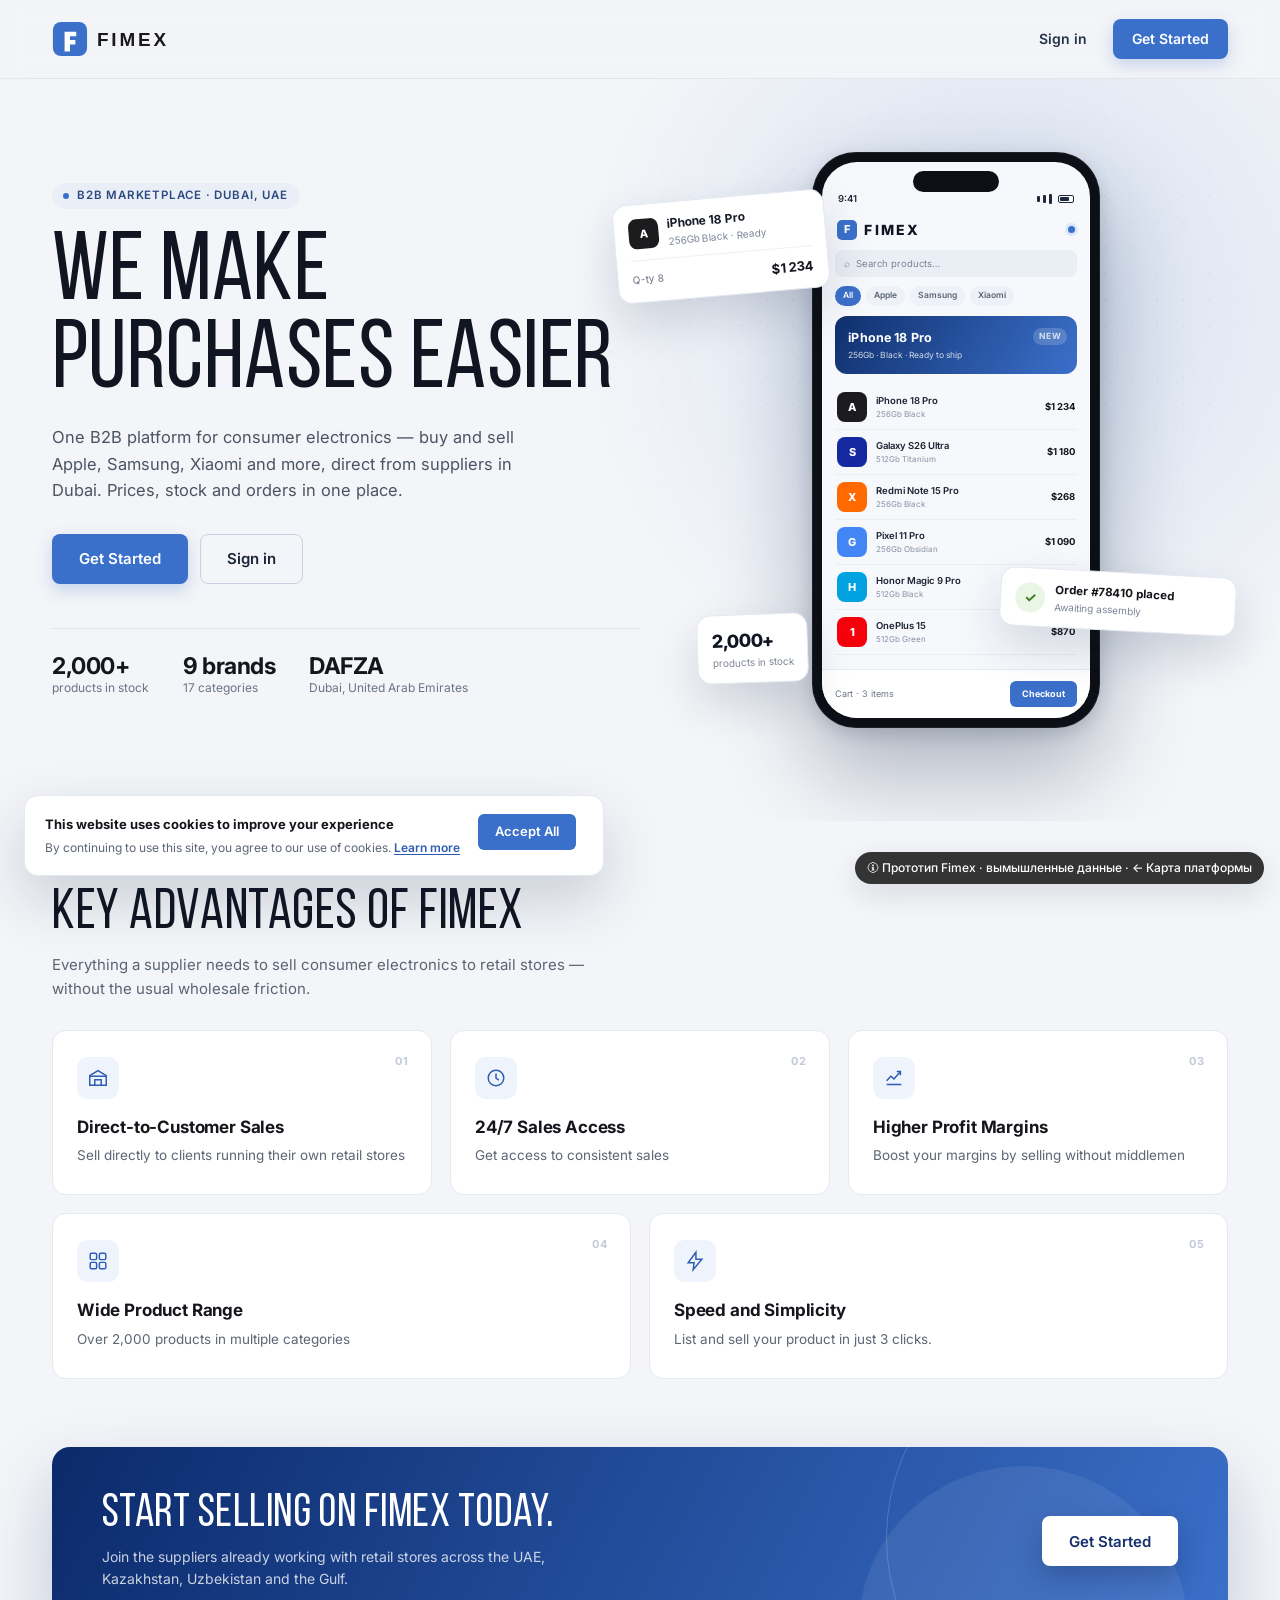
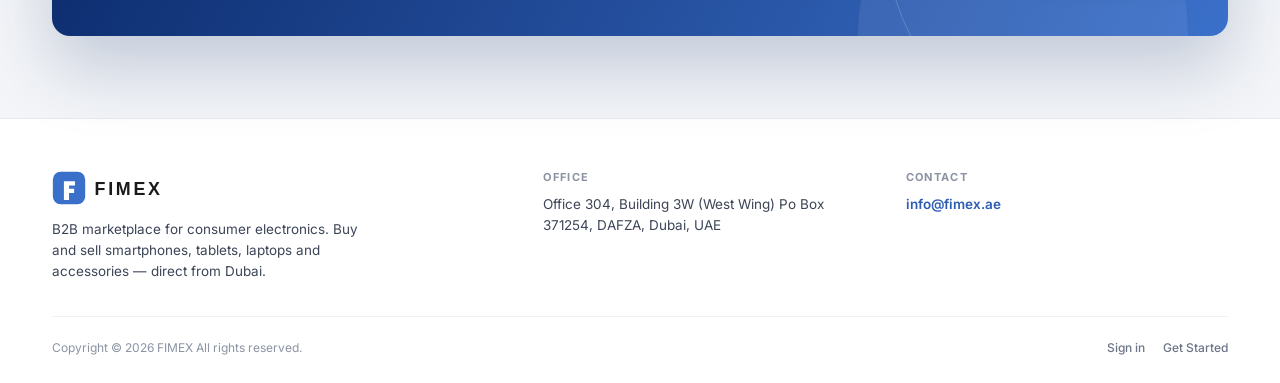
<file: landing.html>
<!DOCTYPE html>
<html lang="en">
<head>
<meta charset="utf-8">
<meta name="viewport" content="width=device-width, initial-scale=1">
<title>Fimex — We make purchases easier</title>
<meta name="description" content="Fimex is a B2B marketplace for consumer electronics in Dubai, UAE. Buy and sell Apple, Samsung, Xiaomi and more — direct from suppliers.">
<link rel="icon" href="assets/favicon.svg" type="image/svg+xml">
<link rel="stylesheet" href="assets/base.css">
<style>
/* ==========================================================================
   Fimex public landing — page-local styles (reconstruction of fimex.ae)
   Light #f3f5f8 canvas, Inter body, Bebas Neue display.
   ========================================================================== */
body.landing {
  background: #f3f5f8;
  color: #14161c;
  font-family: var(--font-landing);
  font-size: 15px;
  line-height: 1.55;
  overflow-x: hidden;
}
body.landing ::selection { background: #dbe6fa; }
.lp-wrap { max-width: 1240px; margin: 0 auto; padding: 0 32px; }

/* ---------- header ---------- */
.lp-head {
  position: sticky; top: 0; z-index: 300;
  background: rgba(243, 245, 248, .82);
  border-bottom: 1px solid rgba(31, 43, 68, .07);
  -webkit-backdrop-filter: blur(12px); backdrop-filter: blur(12px);
}
.lp-head-in { display: flex; align-items: center; justify-content: space-between; height: 78px; }
.lp-logo img { height: 36px; width: auto; }
.lp-nav { display: flex; align-items: center; gap: 10px; }
.lp-signin {
  display: inline-flex; align-items: center; height: 40px; padding: 0 16px;
  border-radius: 8px; color: #26324a; font-size: 14px; font-weight: 600;
}
.lp-signin:hover { background: #e9edf4; text-decoration: none; }
.lp-btn {
  display: inline-flex; align-items: center; justify-content: center; gap: 8px;
  height: 44px; padding: 0 22px; border-radius: 8px;
  font-family: var(--font-landing); font-size: 14px; font-weight: 600; line-height: 1;
  border: 1px solid transparent; white-space: nowrap; text-decoration: none;
  transition: transform .16s ease, background .16s ease, box-shadow .16s ease, border-color .16s ease;
}
.lp-btn:hover { text-decoration: none; transform: translateY(-1px); }
.lp-btn-primary { background: #3B70CA; color: #fff; box-shadow: 0 6px 16px rgba(59, 112, 202, .25); }
.lp-btn-primary:hover { background: #2c5cb3; box-shadow: 0 10px 22px rgba(59, 112, 202, .32); color: #fff; }
.lp-btn-outline { background: transparent; color: #1b2537; border-color: #c9d2e0; }
.lp-btn-outline:hover { background: #fff; border-color: #aeb9cb; }
.lp-btn-lg { height: 50px; padding: 0 26px; font-size: 15px; }
.lp-head .lp-btn { height: 40px; padding: 0 18px; }

/* ---------- hero ---------- */
.lp-hero { position: relative; padding: 66px 0 86px; overflow: hidden; }
.lp-hero::before {
  content: ''; position: absolute; z-index: 0; top: -220px; right: -180px;
  width: 900px; height: 900px;
  background: radial-gradient(circle at 50% 50%, rgba(59, 112, 202, .17) 0%, rgba(59, 112, 202, .06) 42%, rgba(59, 112, 202, 0) 68%);
  pointer-events: none;
}
.lp-hero::after {
  content: ''; position: absolute; z-index: 0; inset: 0;
  background-image: radial-gradient(rgba(31, 55, 100, .13) 1px, transparent 1px);
  background-size: 26px 26px;
  -webkit-mask-image: radial-gradient(ellipse 70% 60% at 76% 30%, #000 0%, transparent 70%);
  mask-image: radial-gradient(ellipse 70% 60% at 76% 30%, #000 0%, transparent 70%);
  pointer-events: none; opacity: .55;
}
.lp-hero-in {
  position: relative; z-index: 1;
  display: grid; grid-template-columns: minmax(0, 1.04fr) minmax(0, .96fr);
  gap: 44px; align-items: center;
}
.lp-eyebrow {
  display: inline-flex; align-items: center; gap: 8px;
  height: 26px; padding: 0 11px; border-radius: 999px;
  background: #e9eef7; color: #2d4a80; font-size: 11.5px; font-weight: 600;
  letter-spacing: .07em; text-transform: uppercase;
}
.lp-eyebrow::before { content: ''; width: 6px; height: 6px; border-radius: 50%; background: #3B70CA; }
.lp-hero h1 {
  margin: 22px 0 18px;
  font-family: var(--font-display); font-weight: 400;
  font-size: clamp(68px, 7.6vw, 118px); line-height: .9; letter-spacing: .005em;
  color: #101521; max-width: 640px;
}
.lp-hero h1 em { font-style: normal; color: #3B70CA; }
.lp-sub { max-width: 486px; font-size: 16.5px; line-height: 1.6; color: #4b5464; }
.lp-hero-actions { display: flex; align-items: center; gap: 12px; margin-top: 30px; flex-wrap: wrap; }
.lp-hero-facts {
  display: flex; gap: 34px; flex-wrap: wrap;
  margin-top: 44px; padding-top: 24px; border-top: 1px solid #dfe4ec;
}
.lp-hero-facts b { display: block; font-size: 23px; font-weight: 700; letter-spacing: -.02em; line-height: 1.15; }
.lp-hero-facts span { display: block; font-size: 12px; color: #6b7486; }

/* ---------- hero visual: CSS-only phone + floating cards ---------- */
.lp-visual { position: relative; height: 590px; min-width: 0; }
.lp-phone {
  position: absolute; left: 50%; top: 50%; transform: translate(-50%, -50%);
  width: 288px; height: 576px; padding: 10px; z-index: 2;
  border-radius: 44px; background: #0c0f15;
  box-shadow: 0 44px 90px rgba(14, 30, 64, .3), 0 6px 18px rgba(14, 30, 64, .16), inset 0 0 0 1px rgba(255, 255, 255, .07);
}
.lp-screen {
  position: relative; width: 100%; height: 100%; overflow: hidden;
  border-radius: 35px; background: #f6f8fc;
  padding: 30px 13px 0; display: flex; flex-direction: column;
}
.lp-notch {
  position: absolute; top: 19px; left: 50%; transform: translateX(-50%);
  width: 86px; height: 21px; border-radius: 12px; background: #0c0f15; z-index: 4;
}
.lp-status { display: flex; align-items: center; justify-content: space-between; font-size: 9.5px; font-weight: 600; color: #20293a; padding: 0 3px 8px; }
.lp-status .sig { display: inline-flex; gap: 3px; align-items: center; }
.lp-status .sig i { display: block; width: 3px; height: 6px; border-radius: 1px; background: #20293a; }
.lp-status .sig i:nth-child(2) { height: 8px; }
.lp-status .sig i:nth-child(3) { height: 10px; }
.lp-status .battery { display: inline-block; width: 16px; height: 8px; border: 1px solid #20293a; border-radius: 2px; position: relative; margin-left: 3px; }
.lp-status .battery::after { content: ''; position: absolute; inset: 1px; right: 4px; background: #20293a; border-radius: 1px; }
.lp-appbar { display: flex; align-items: center; gap: 7px; padding: 4px 2px 10px; }
.lp-mini-logo {
  width: 20px; height: 20px; border-radius: 5px; background: #3B70CA; color: #fff;
  display: inline-flex; align-items: center; justify-content: center;
  font-family: var(--font-landing); font-size: 11px; font-weight: 800;
}
.lp-appbar .word { font-size: 14px; font-weight: 800; letter-spacing: .16em; color: #101521; }
.lp-appbar .bell { margin-left: auto; width: 7px; height: 7px; border-radius: 50%; background: #3B70CA; box-shadow: 0 0 0 3px #dde7fa; }
.lp-searchbar {
  height: 27px; border-radius: 8px; background: #eaeef5; color: #7a8496;
  display: flex; align-items: center; gap: 6px; padding: 0 9px; font-size: 9.5px; margin-bottom: 9px;
}
.lp-chips { display: flex; gap: 5px; margin-bottom: 10px; }
.lp-chips span { font-size: 8.5px; font-weight: 600; color: #5a6474; padding: 3px 8px; border-radius: 999px; background: #eef1f7; }
.lp-chips span.on { background: #3B70CA; color: #fff; }
.lp-banner {
  position: relative; overflow: hidden; border-radius: 12px; padding: 12px 13px; margin-bottom: 11px;
  background: linear-gradient(120deg, #10306e 0%, #3B70CA 100%); color: #fff;
}
.lp-banner b { display: block; font-size: 12.5px; font-weight: 700; letter-spacing: .01em; }
.lp-banner span { display: block; font-size: 8.5px; opacity: .8; margin-top: 2px; }
.lp-tag { position: absolute; top: 10px; right: 10px; font-size: 7px; font-weight: 700; letter-spacing: .08em; padding: 2px 6px; border-radius: 999px; background: rgba(255, 255, 255, .22); color: #fff; }
.lp-row { display: flex; align-items: center; gap: 9px; padding: 7px 2px; border-bottom: 1px solid #e9edf4; }
.lp-row:last-of-type { border-bottom: 0; }
.lp-thumb {
  width: 30px; height: 30px; flex: none; border-radius: 8px;
  display: inline-flex; align-items: center; justify-content: center;
  color: #fff; font-size: 11px; font-weight: 800; letter-spacing: .02em;
}
.lp-thumb.a { background: #1c1c1e; }
.lp-thumb.s { background: #1428a0; }
.lp-thumb.x { background: #ff6900; }
.lp-thumb.g { background: #4285f4; }
.lp-thumb.h { background: #00a3e0; }
.lp-thumb.o { background: #f5010c; }
.lp-row-meta { min-width: 0; display: flex; flex-direction: column; }
.lp-row-meta b { font-size: 9.5px; font-weight: 600; color: #1a2230; white-space: nowrap; overflow: hidden; text-overflow: ellipsis; }
.lp-row-meta i { font-size: 8px; font-style: normal; color: #8791a3; white-space: nowrap; overflow: hidden; text-overflow: ellipsis; }
.lp-row-price { margin-left: auto; font-size: 9.5px; font-weight: 700; color: #14161c; }
.lp-row .ready { font-size: 7.5px; font-weight: 700; color: #3d7c22; background: #eaf6e5; padding: 2px 5px; border-radius: 4px; margin-left: 4px; }
.lp-cartbar {
  margin: auto -13px 0; padding: 11px 13px;
  display: flex; align-items: center; justify-content: space-between;
  background: #fff; border-top: 1px solid #e6eaf2;
}
.lp-cartbar span { font-size: 9px; color: #6b7486; }
.lp-cartbar b { font-size: 9px; color: #fff; background: #3B70CA; border-radius: 6px; padding: 6px 12px; }

.lp-float {
  position: absolute; z-index: 3; background: #fff;
  border: 1px solid #e4e9f1; border-radius: 14px;
  box-shadow: 0 20px 46px rgba(19, 35, 68, .15);
  padding: 12px 14px;
}
.lp-float-a { left: -70px; top: 52px; width: 212px; transform: rotate(-5deg); }
.lp-fc-top { display: flex; align-items: center; gap: 9px; }
.lp-fc-top b { display: block; font-size: 12px; font-weight: 700; color: #161c28; }
.lp-fc-top i { display: block; font-size: 10px; font-style: normal; color: #7d8697; }
.lp-fc-bottom { display: flex; align-items: center; justify-content: space-between; margin-top: 9px; padding-top: 9px; border-top: 1px solid #edf0f5; }
.lp-fc-qty { font-size: 10px; color: #6b7486; }
.lp-fc-bottom b { font-size: 13px; font-weight: 700; color: #14161c; }
.lp-float-b { right: -8px; bottom: 104px; width: 236px; display: flex; align-items: center; gap: 10px; transform: rotate(3deg); }
.lp-check {
  width: 30px; height: 30px; flex: none; border-radius: 50%;
  background: #eaf6e5; color: #3d7c22;
  display: inline-flex; align-items: center; justify-content: center; font-size: 14px; font-weight: 700;
}
.lp-float-b b { display: block; font-size: 11.5px; font-weight: 700; }
.lp-float-b i { display: block; font-size: 10px; font-style: normal; color: #7d8697; }
.lp-float-c { left: 12px; bottom: 52px; display: flex; flex-direction: column; transform: rotate(-2deg); }
.lp-float-c b { font-size: 18px; font-weight: 800; letter-spacing: -.02em; color: #101521; }
.lp-float-c span { font-size: 10px; color: #7d8697; }

/* ---------- advantages ---------- */
.lp-advantages { padding: 26px 0 12px; }
.lp-sec-head { max-width: 720px; margin-bottom: 30px; }
.lp-sec-head h2 {
  margin-top: 14px;
  font-family: var(--font-display); font-weight: 400;
  font-size: clamp(44px, 4.4vw, 64px); line-height: .95; letter-spacing: .01em; color: #101521;
}
.lp-sec-head p { margin-top: 12px; font-size: 15px; color: #5a6474; max-width: 560px; }
.lp-cards { display: grid; grid-template-columns: repeat(6, 1fr); gap: 18px; }
.lp-card {
  grid-column: span 2;
  position: relative; padding: 26px 24px 28px;
  background: #fff; border: 1px solid #e4e9f1; border-radius: 14px;
  transition: transform .18s ease, box-shadow .18s ease, border-color .18s ease;
}
.lp-card:nth-child(4), .lp-card:nth-child(5) { grid-column: span 3; }
.lp-card:hover { transform: translateY(-4px); box-shadow: 0 20px 44px rgba(22, 40, 78, .09); border-color: #cfdaeb; }
.lp-card .lp-num {
  position: absolute; top: 22px; right: 22px;
  font-size: 11px; font-weight: 700; letter-spacing: .1em; color: #c3cbd8;
}
.lp-card .lp-ic {
  width: 42px; height: 42px; border-radius: 11px; margin-bottom: 18px;
  display: flex; align-items: center; justify-content: center;
  background: #eef3fc; color: #2c5cb3;
}
.lp-card h3 { font-size: 17px; font-weight: 700; letter-spacing: -.01em; color: #14161c; }
.lp-card p { margin-top: 8px; font-size: 13.5px; line-height: 1.55; color: #5d6675; }

/* ---------- cta band ---------- */
.lp-cta-wrap { padding: 56px 0 82px; }
.lp-cta {
  display: flex; align-items: center; justify-content: space-between; gap: 30px; flex-wrap: wrap;
  padding: 46px 50px; border-radius: 18px; overflow: hidden; position: relative;
  background: linear-gradient(118deg, #0b2a6b 0%, #3B70CA 100%); color: #fff;
  box-shadow: 0 30px 70px rgba(20, 44, 98, .22);
}
.lp-cta::after {
  content: ''; position: absolute; right: -80px; top: -120px; width: 420px; height: 420px;
  border-radius: 50%; border: 1px solid rgba(255, 255, 255, .18); pointer-events: none;
}
.lp-cta::before {
  content: ''; position: absolute; right: 40px; bottom: -160px; width: 330px; height: 330px;
  border-radius: 50%; background: rgba(255, 255, 255, .07); pointer-events: none;
}
.lp-cta h2 { font-family: var(--font-display); font-weight: 400; font-size: clamp(38px, 3.6vw, 52px); line-height: .95; letter-spacing: .01em; }
.lp-cta p { margin-top: 10px; font-size: 14px; color: rgba(255, 255, 255, .78); max-width: 520px; }
.lp-cta .lp-btn-white { background: #fff; color: #14306c; position: relative; z-index: 1; box-shadow: 0 12px 28px rgba(6, 20, 50, .25); }
.lp-cta .lp-btn-white:hover { background: #eef4ff; color: #0b2a6b; }

/* ---------- footer ---------- */
.lp-foot { background: #fff; border-top: 1px solid #e4e9f1; padding: 52px 0 26px; }
.lp-foot-grid {
  display: grid; grid-template-columns: 1.4fr 1fr 1fr; gap: 40px;
  padding-bottom: 34px; border-bottom: 1px solid #edf0f5;
}
.lp-foot-brand img { height: 34px; width: auto; }
.lp-foot-brand p { margin-top: 14px; font-size: 13px; color: #6b7486; max-width: 330px; }
.lp-foot h4 { font-size: 11px; font-weight: 700; letter-spacing: .12em; text-transform: uppercase; color: #8b93a3; margin-bottom: 10px; }
.lp-foot p { font-size: 13.5px; color: #3c4557; max-width: 320px; }
.lp-foot a { color: #2c5cb3; font-weight: 600; }
.lp-foot-bottom {
  display: flex; align-items: center; justify-content: space-between; gap: 16px; flex-wrap: wrap;
  padding-top: 22px; font-size: 12px; color: #8b93a3;
}
.lp-foot-links { display: flex; gap: 18px; }
.lp-foot-links a { color: #6b7486; font-weight: 500; }
.lp-foot-links a:hover { color: #14161c; }

/* ---------- cookie banner ---------- */
.cookie {
  position: fixed; left: 24px; bottom: 24px; z-index: 700;
  width: min(580px, calc(100vw - 48px));
  display: flex; align-items: flex-start; gap: 18px;
  padding: 18px 20px; border-radius: 14px;
  background: #fff; border: 1px solid #e4e9f1;
  box-shadow: 0 24px 60px rgba(18, 33, 65, .18);
}
.cookie-txt { min-width: 0; }
.cookie-title { font-size: 13px; font-weight: 700; color: #14161c; }
.cookie p { margin-top: 5px; font-size: 12px; line-height: 1.5; color: #5d6675; }
.cookie .linklike {
  border: 0; background: none; padding: 0; color: #2c5cb3;
  font-size: 12px; font-weight: 600; text-decoration: underline; text-underline-offset: 2px;
}
.cookie .linklike:hover { color: #0b2a6b; }
.cookie .btn { flex: none; height: 36px; padding: 0 16px; background: #3B70CA; color: #fff; font-family: var(--font-landing); }
.cookie .btn:hover { background: #2c5cb3; }

/* cookie modal content */
.lp-cookie-modal p { font-size: 13.5px; color: #3c4557; margin-bottom: 12px; line-height: 1.6; }
.lp-cookie-modal p:last-child { margin-bottom: 0; }
body.landing .modal { font-family: var(--font-landing); }
body.landing .modal-head h3 { font-family: var(--font-landing); font-size: 16px; }
body.landing .modal-body { font-family: var(--font-landing); }

/* ---------- responsive ---------- */
@media (max-width: 1080px) {
  .lp-hero-in { grid-template-columns: 1fr; gap: 30px; }
  .lp-hero { padding: 48px 0 64px; }
  .lp-hero h1 { max-width: none; font-size: clamp(64px, 12vw, 104px); }
  .lp-visual { height: 552px; max-width: 620px; margin: 0 auto; width: 100%; }
  .lp-hero-facts { margin-top: 34px; }
  .lp-cards { grid-template-columns: repeat(2, 1fr); }
  .lp-card, .lp-card:nth-child(4), .lp-card:nth-child(5) { grid-column: span 1; }
  .lp-card:nth-child(5) { grid-column: span 2; }
  .lp-foot-grid { grid-template-columns: 1.3fr 1fr; }
}
@media (max-width: 720px) {
  .lp-wrap { padding: 0 20px; }
  .lp-head-in { height: 68px; }
  .lp-logo img { height: 30px; }
  .lp-signin { padding: 0 10px; }
  .lp-head .lp-btn { padding: 0 14px; }
  .lp-hero-actions .lp-btn { flex: 1 1 auto; }
  .lp-hero-facts { gap: 22px; }
  .lp-visual { height: 500px; transform: scale(.92); transform-origin: center; }
  .lp-float-a { left: -18px; width: 196px; }
  .lp-float-b { right: -18px; width: 214px; bottom: 84px; }
  .lp-float-c { left: 2px; bottom: 34px; }
  .lp-cards { grid-template-columns: 1fr; }
  .lp-card, .lp-card:nth-child(5) { grid-column: span 1; }
  .lp-cta { padding: 34px 26px; }
  .lp-cta-wrap { padding: 36px 0 54px; }
  .lp-foot-grid { grid-template-columns: 1fr; gap: 26px; }
  .cookie { left: 12px; bottom: 58px; width: calc(100vw - 24px); flex-direction: column; gap: 12px; padding: 16px; }
}
@media (max-width: 460px) {
  .lp-hero h1 { font-size: 58px; }
  .lp-visual { height: 470px; transform: scale(.82); }
  .lp-float-a, .lp-float-c { display: none; }
}
</style>
</head>
<body class="landing">

<header class="lp-head">
  <div class="lp-wrap lp-head-in">
    <a class="lp-logo" href="landing.html" aria-label="Fimex home">
      <img src="assets/logo.svg" alt="FIMEX" width="151" height="36">
    </a>
    <nav class="lp-nav" aria-label="Main">
      <a class="lp-signin" href="supplier.html#login">Sign in</a>
      <a class="lp-btn lp-btn-primary" href="supplier.html#register">Get Started</a>
    </nav>
  </div>
</header>

<main>
  <!-- ===================== HERO ===================== -->
  <section class="lp-hero">
    <div class="lp-wrap lp-hero-in">
      <div class="lp-hero-copy">
        <span class="lp-eyebrow">B2B marketplace · Dubai, UAE</span>
        <h1>We make<br>purchases easier</h1>
        <p class="lp-sub">One B2B platform for consumer electronics — buy and sell Apple, Samsung, Xiaomi and more, direct from suppliers in Dubai. Prices, stock and orders in one place.</p>
        <div class="lp-hero-actions">
          <a class="lp-btn lp-btn-primary lp-btn-lg" href="supplier.html#register">Get Started</a>
          <a class="lp-btn lp-btn-outline lp-btn-lg" href="supplier.html#login">Sign in</a>
        </div>
        <div class="lp-hero-facts">
          <div><b>2,000+</b><span>products in stock</span></div>
          <div><b>9 brands</b><span>17 categories</span></div>
          <div><b>DAFZA</b><span>Dubai, United Arab Emirates</span></div>
        </div>
      </div>

      <div class="lp-visual" aria-hidden="true">
        <div class="lp-phone">
          <div class="lp-notch"></div>
          <div class="lp-screen">
            <div class="lp-status">
              <span>9:41</span>
              <span class="sig"><i></i><i></i><i></i><span class="battery"></span></span>
            </div>
            <div class="lp-appbar">
              <span class="lp-mini-logo">F</span>
              <span class="word">FIMEX</span>
              <span class="bell"></span>
            </div>
            <div class="lp-searchbar"><span>⌕</span> Search products…</div>
            <div class="lp-chips"><span class="on">All</span><span>Apple</span><span>Samsung</span><span>Xiaomi</span></div>
            <div class="lp-banner">
              <span class="lp-tag">NEW</span>
              <b>iPhone 18 Pro</b>
              <span>256Gb · Black · Ready to ship</span>
            </div>
            <div class="lp-row">
              <span class="lp-thumb a">A</span>
              <span class="lp-row-meta"><b>iPhone 18 Pro</b><i>256Gb Black</i></span>
              <span class="lp-row-price">$1 234</span>
            </div>
            <div class="lp-row">
              <span class="lp-thumb s">S</span>
              <span class="lp-row-meta"><b>Galaxy S26 Ultra</b><i>512Gb Titanium</i></span>
              <span class="lp-row-price">$1 180</span>
            </div>
            <div class="lp-row">
              <span class="lp-thumb x">X</span>
              <span class="lp-row-meta"><b>Redmi Note 15 Pro</b><i>256Gb Black</i></span>
              <span class="lp-row-price">$268</span>
            </div>
            <div class="lp-row">
              <span class="lp-thumb g">G</span>
              <span class="lp-row-meta"><b>Pixel 11 Pro</b><i>256Gb Obsidian</i></span>
              <span class="lp-row-price">$1 090</span>
            </div>
            <div class="lp-row">
              <span class="lp-thumb h">H</span>
              <span class="lp-row-meta"><b>Honor Magic 9 Pro</b><i>512Gb Black</i></span>
              <span class="lp-row-price">$950</span>
            </div>
            <div class="lp-row">
              <span class="lp-thumb o">1</span>
              <span class="lp-row-meta"><b>OnePlus 15</b><i>512Gb Green</i></span>
              <span class="lp-row-price">$870</span>
            </div>
            <div class="lp-cartbar"><span>Cart · 3 items</span><b>Checkout</b></div>
          </div>
        </div>

        <div class="lp-float lp-float-a">
          <div class="lp-fc-top">
            <span class="lp-thumb a">A</span>
            <div><b>iPhone 18 Pro</b><i>256Gb Black · Ready</i></div>
          </div>
          <div class="lp-fc-bottom"><span class="lp-fc-qty">Q-ty 8</span><b>$1 234</b></div>
        </div>

        <div class="lp-float lp-float-b">
          <span class="lp-check">✓</span>
          <div><b>Order #78410 placed</b><i>Awaiting assembly</i></div>
        </div>

        <div class="lp-float lp-float-c"><b>2,000+</b><span>products in stock</span></div>
      </div>
    </div>
  </section>

  <!-- ===================== ADVANTAGES ===================== -->
  <section class="lp-advantages" id="advantages">
    <div class="lp-wrap">
      <div class="lp-sec-head">
        <span class="lp-eyebrow">Why Fimex</span>
        <h2>Key Advantages of Fimex</h2>
        <p>Everything a supplier needs to sell consumer electronics to retail stores — without the usual wholesale friction.</p>
      </div>

      <div class="lp-cards">
        <article class="lp-card">
          <span class="lp-num">01</span>
          <span class="lp-ic">
            <svg width="22" height="22" viewBox="0 0 24 24" fill="none" stroke="currentColor" stroke-width="1.6"><path d="M3 9.5L12 4l9 5.5V20H3V9.5z"/><path d="M3 10h18M8.5 20v-6h7v6"/></svg>
          </span>
          <h3>Direct-to-Customer Sales</h3>
          <p>Sell directly to clients running their own retail stores</p>
        </article>

        <article class="lp-card">
          <span class="lp-num">02</span>
          <span class="lp-ic">
            <svg width="22" height="22" viewBox="0 0 24 24" fill="none" stroke="currentColor" stroke-width="1.6"><circle cx="12" cy="12" r="8.5"/><path d="M12 7v5.2l3.2 2"/></svg>
          </span>
          <h3>24/7 Sales Access</h3>
          <p>Get access to consistent sales</p>
        </article>

        <article class="lp-card">
          <span class="lp-num">03</span>
          <span class="lp-ic">
            <svg width="22" height="22" viewBox="0 0 24 24" fill="none" stroke="currentColor" stroke-width="1.6"><path d="M4 19h16M4 15l4.5-5 3.5 3 7-8"/><path d="M15 5h4v4"/></svg>
          </span>
          <h3>Higher Profit Margins</h3>
          <p>Boost your margins by selling without middlemen</p>
        </article>

        <article class="lp-card">
          <span class="lp-num">04</span>
          <span class="lp-ic">
            <svg width="22" height="22" viewBox="0 0 24 24" fill="none" stroke="currentColor" stroke-width="1.6"><rect x="3.5" y="3.5" width="7" height="7" rx="1.5"/><rect x="13.5" y="3.5" width="7" height="7" rx="1.5"/><rect x="3.5" y="13.5" width="7" height="7" rx="1.5"/><rect x="13.5" y="13.5" width="7" height="7" rx="1.5"/></svg>
          </span>
          <h3>Wide Product Range</h3>
          <p>Over 2,000 products in multiple categories</p>
        </article>

        <article class="lp-card">
          <span class="lp-num">05</span>
          <span class="lp-ic">
            <svg width="22" height="22" viewBox="0 0 24 24" fill="none" stroke="currentColor" stroke-width="1.6"><path d="M13 2.5L4.5 14H11l-1 7.5L19.5 10H13l0-7.5z"/></svg>
          </span>
          <h3>Speed and Simplicity</h3>
          <p>List and sell your product in just 3 clicks.</p>
        </article>
      </div>
    </div>
  </section>

  <!-- ===================== CTA ===================== -->
  <section class="lp-cta-wrap">
    <div class="lp-wrap">
      <div class="lp-cta">
        <div>
          <h2>Start selling on Fimex today.</h2>
          <p>Join the suppliers already working with retail stores across the UAE, Kazakhstan, Uzbekistan and the Gulf.</p>
        </div>
        <a class="lp-btn lp-btn-lg lp-btn-white" href="supplier.html#register">Get Started</a>
      </div>
    </div>
  </section>
</main>

<!-- ===================== FOOTER ===================== -->
<footer class="lp-foot">
  <div class="lp-wrap">
    <div class="lp-foot-grid">
      <div class="lp-foot-brand">
        <img src="assets/logo.svg" alt="FIMEX" width="143" height="34">
        <p>B2B marketplace for consumer electronics. Buy and sell smartphones, tablets, laptops and accessories — direct from Dubai.</p>
      </div>
      <div>
        <h4>Office</h4>
        <p>Office 304, Building 3W (West Wing) Po Box 371254, DAFZA, Dubai, UAE</p>
      </div>
      <div>
        <h4>Contact</h4>
        <p><a href="mailto:info@fimex.ae">info@fimex.ae</a></p>
      </div>
    </div>
    <div class="lp-foot-bottom">
      <span>Copyright © 2026 FIMEX All rights reserved.</span>
      <div class="lp-foot-links">
        <a href="supplier.html#login">Sign in</a>
        <a href="supplier.html#register">Get Started</a>
      </div>
    </div>
  </div>
</footer>

<!-- ===================== COOKIE BANNER ===================== -->
<div class="cookie" id="cookie-banner">
  <div class="cookie-txt">
    <div class="cookie-title">This website uses cookies to improve your experience</div>
    <p>By continuing to use this site, you agree to our use of cookies. <button class="linklike" type="button" id="cookie-more">Learn more</button></p>
  </div>
  <button class="btn btn-primary" type="button" id="cookie-accept">Accept All</button>
</div>

<!-- ===================== COOKIE MODAL ===================== -->
<div class="modal-backdrop" id="cookie-modal" hidden>
  <div class="modal narrow">
    <div class="modal-head"><h3>About cookies</h3><button class="modal-close" type="button" data-close>×</button></div>
    <div class="modal-body lp-cookie-modal">
      <p>This website uses cookies to improve your experience while you navigate through the site. Cookies that are categorised as necessary are stored in your browser as they are essential for the basic functionality of the website.</p>
      <p>We also use third-party cookies that help us analyse how you use this website and understand which parts are most useful. These cookies are stored only with your consent.</p>
      <p>You can accept all cookies or continue to use the site with the default settings. Your choice is stored locally in this browser.</p>
    </div>
    <div class="modal-foot">
      <button class="btn btn-default" type="button" data-close>Close</button>
      <button class="btn btn-primary" type="button" id="cookie-accept-2">Accept All</button>
    </div>
  </div>
</div>

<a class="proto-pill" href="index.html">🛈 Прототип Fimex · вымышленные данные · ← Карта платформы</a>

<script src="assets/demo-data.js"></script>
<script src="assets/app.js"></script>
<script>
(function () {
  'use strict';

  var CONSENT_KEY = 'cookie_consent';
  var banner = document.getElementById('cookie-banner');

  function readConsent() {
    try { return localStorage.getItem(CONSENT_KEY); } catch (e) { return null; }
  }
  function saveConsent(value) {
    try { localStorage.setItem(CONSENT_KEY, value); } catch (e) { /* storage may be blocked */ }
  }
  function hideBanner() {
    banner.hidden = true;
  }

  if (readConsent() === 'accepted') hideBanner();

  document.getElementById('cookie-accept').addEventListener('click', function () {
    saveConsent('accepted');
    hideBanner();
    FX.toast('Cookies accepted', 'ok', 1800);
  });

  document.getElementById('cookie-more').addEventListener('click', function () {
    FX.modal('cookie-modal');
  });

  document.getElementById('cookie-accept-2').addEventListener('click', function () {
    saveConsent('accepted');
    hideBanner();
    FX.closeModal('cookie-modal');
    FX.toast('Cookies accepted', 'ok', 1800);
  });

  /* smooth in-page link (no other JS needed) */
  document.querySelectorAll('a[href^="#"]').forEach(function (a) {
    a.addEventListener('click', function (e) {
      var target = document.querySelector(a.getAttribute('href'));
      if (!target) return;
      e.preventDefault();
      target.scrollIntoView({ behavior: 'smooth', block: 'start' });
    });
  });
})();
</script>
</body>
</html>
</file>
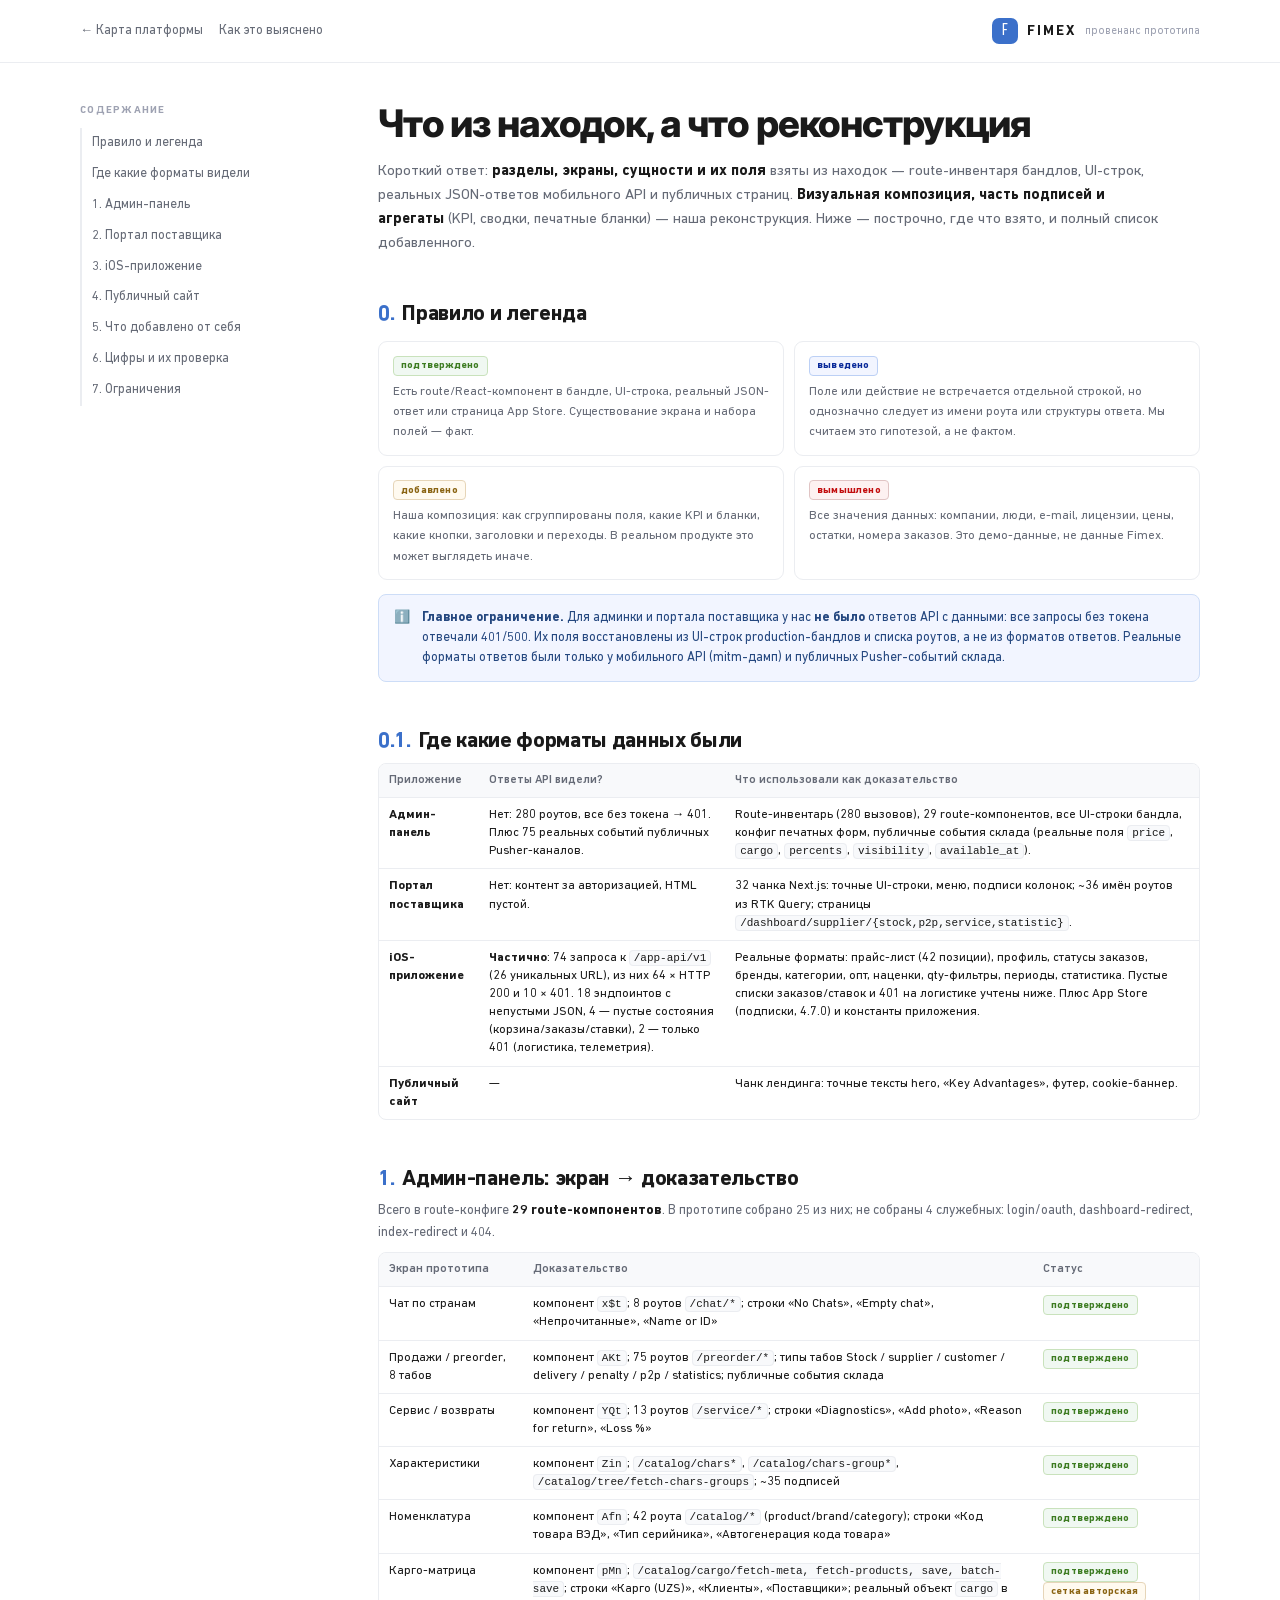
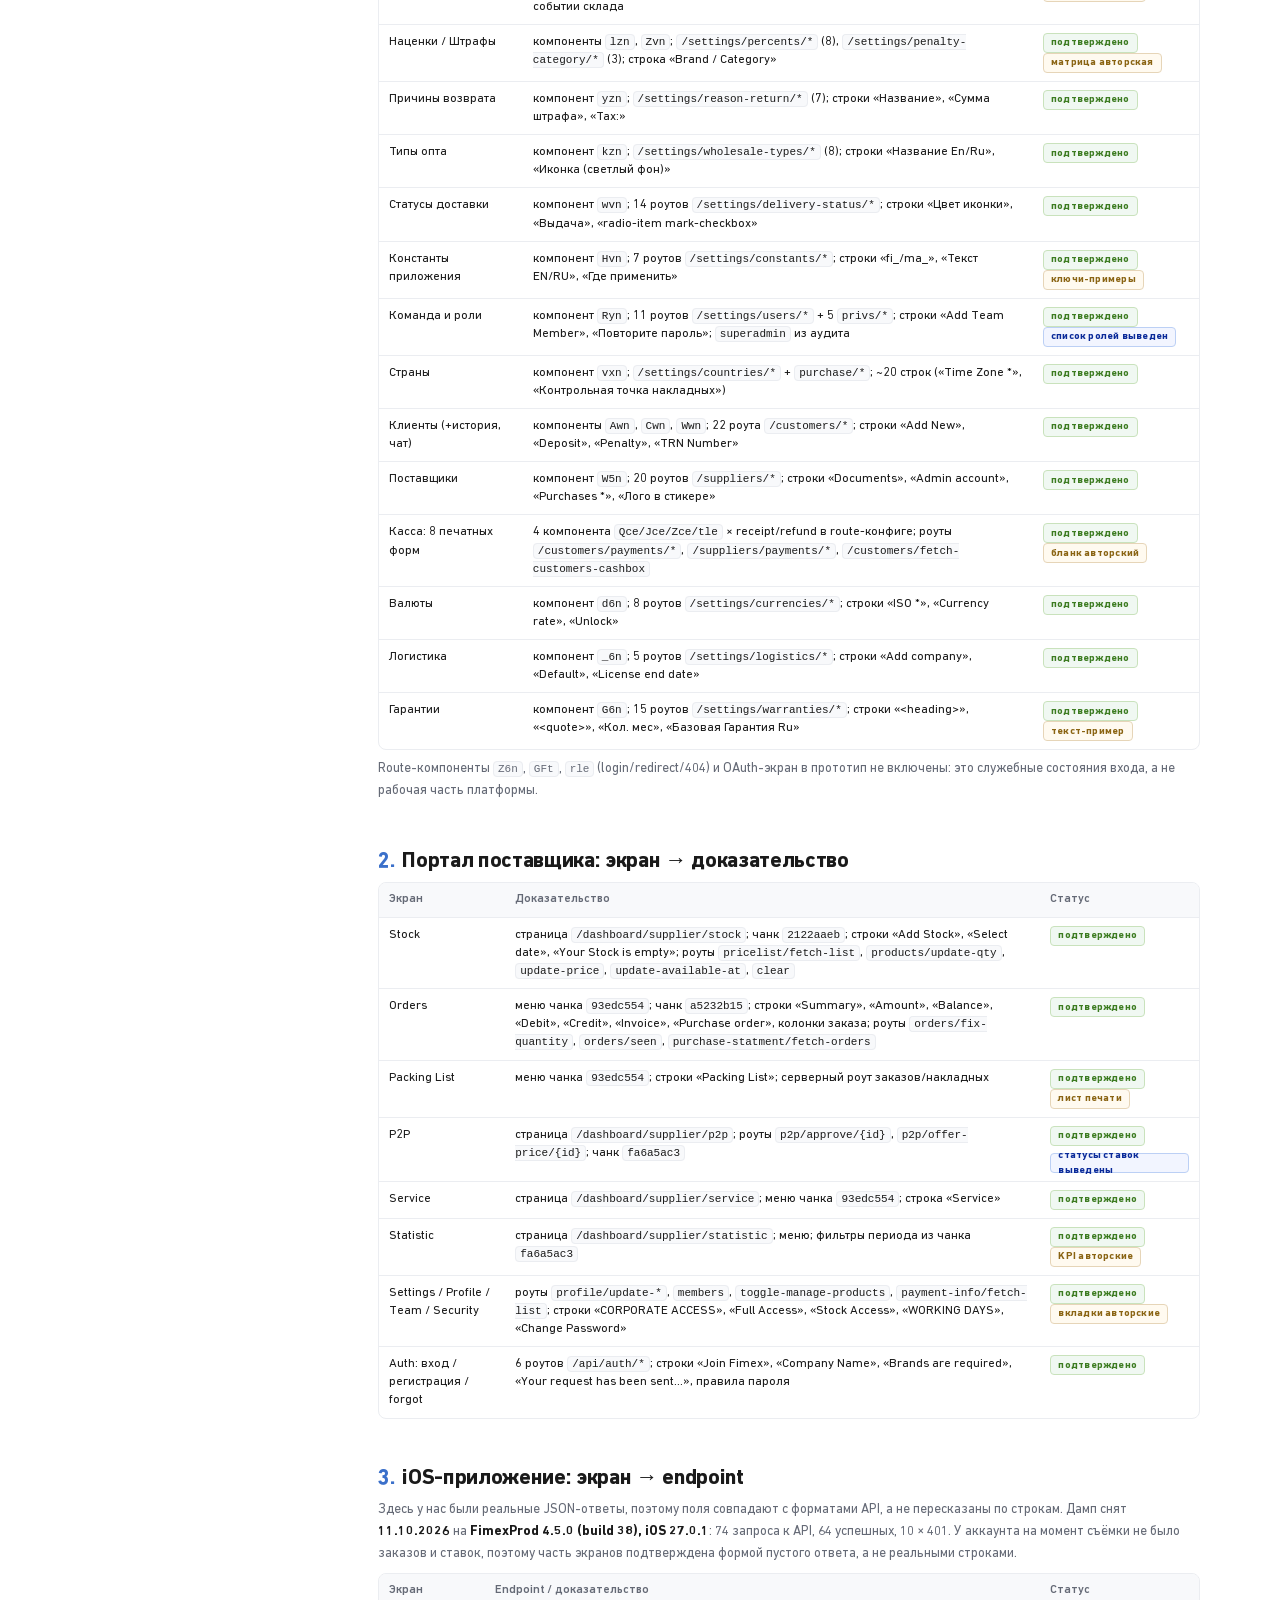
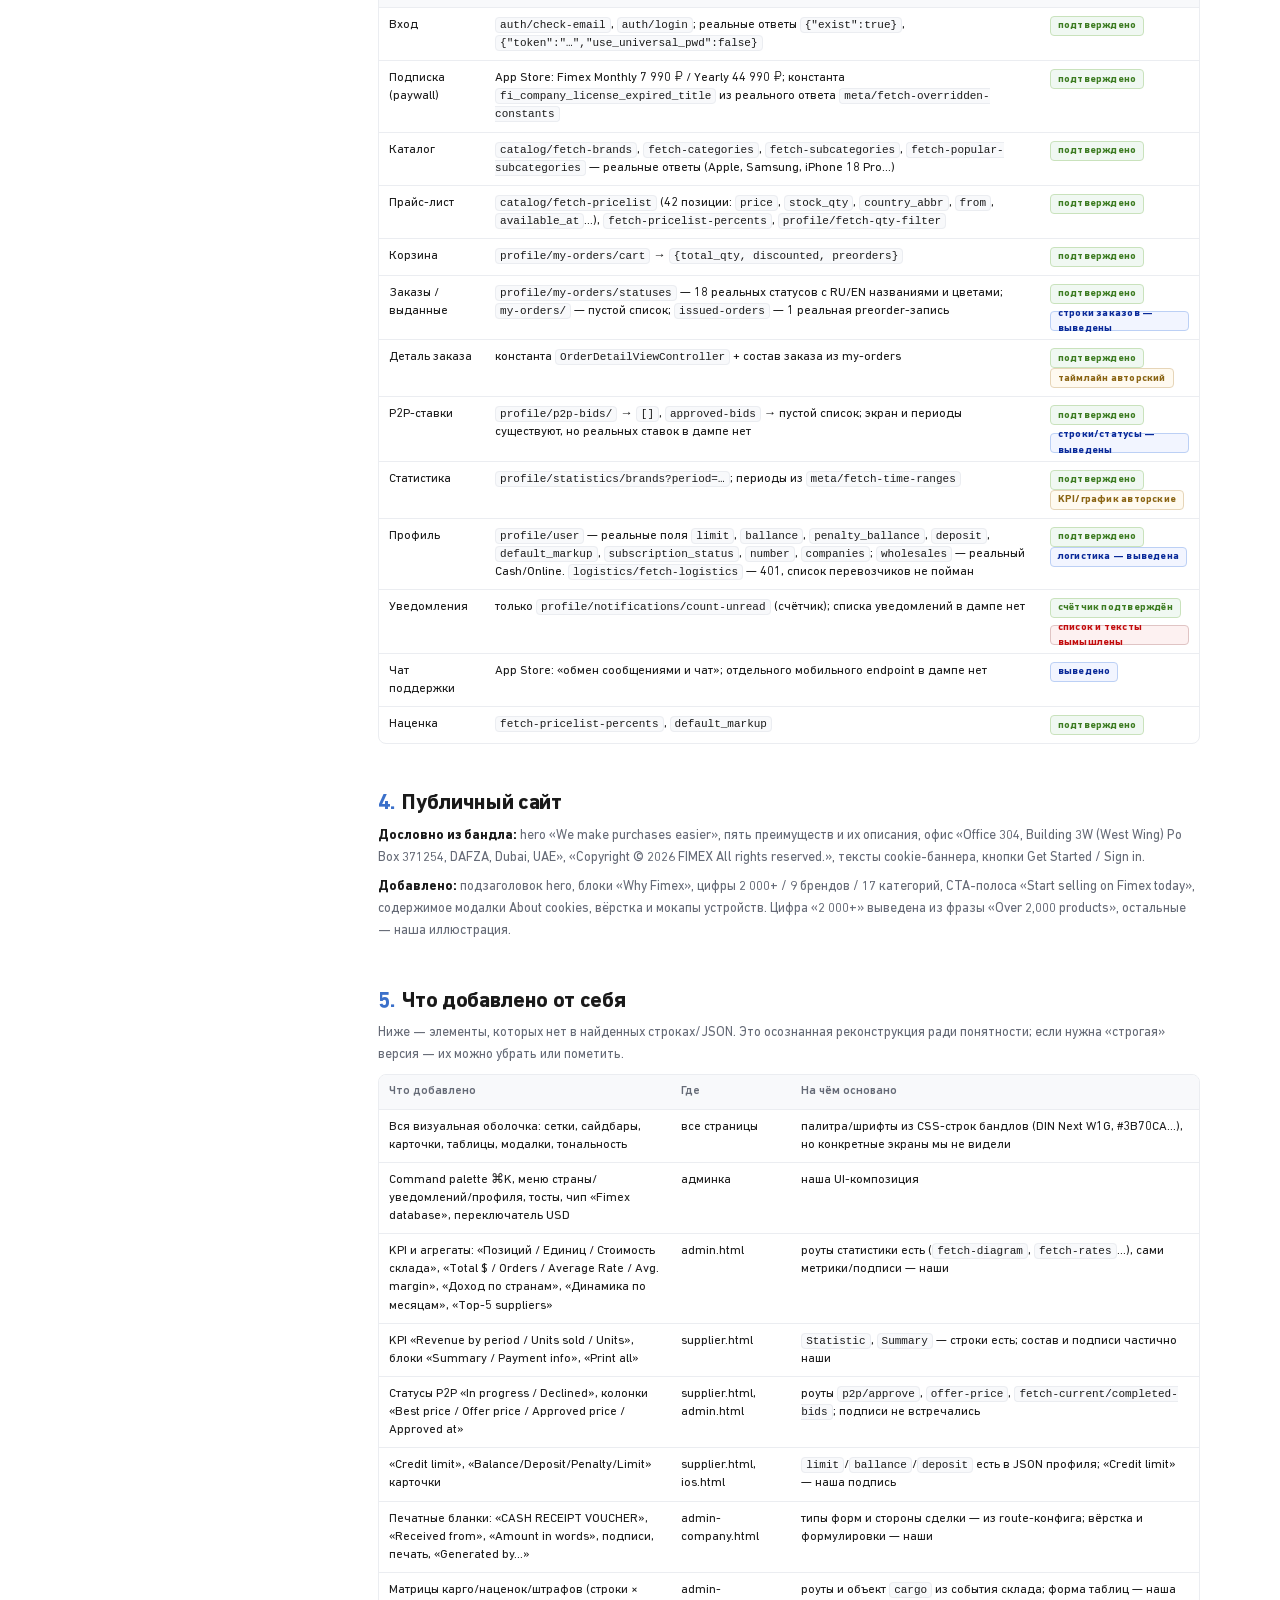
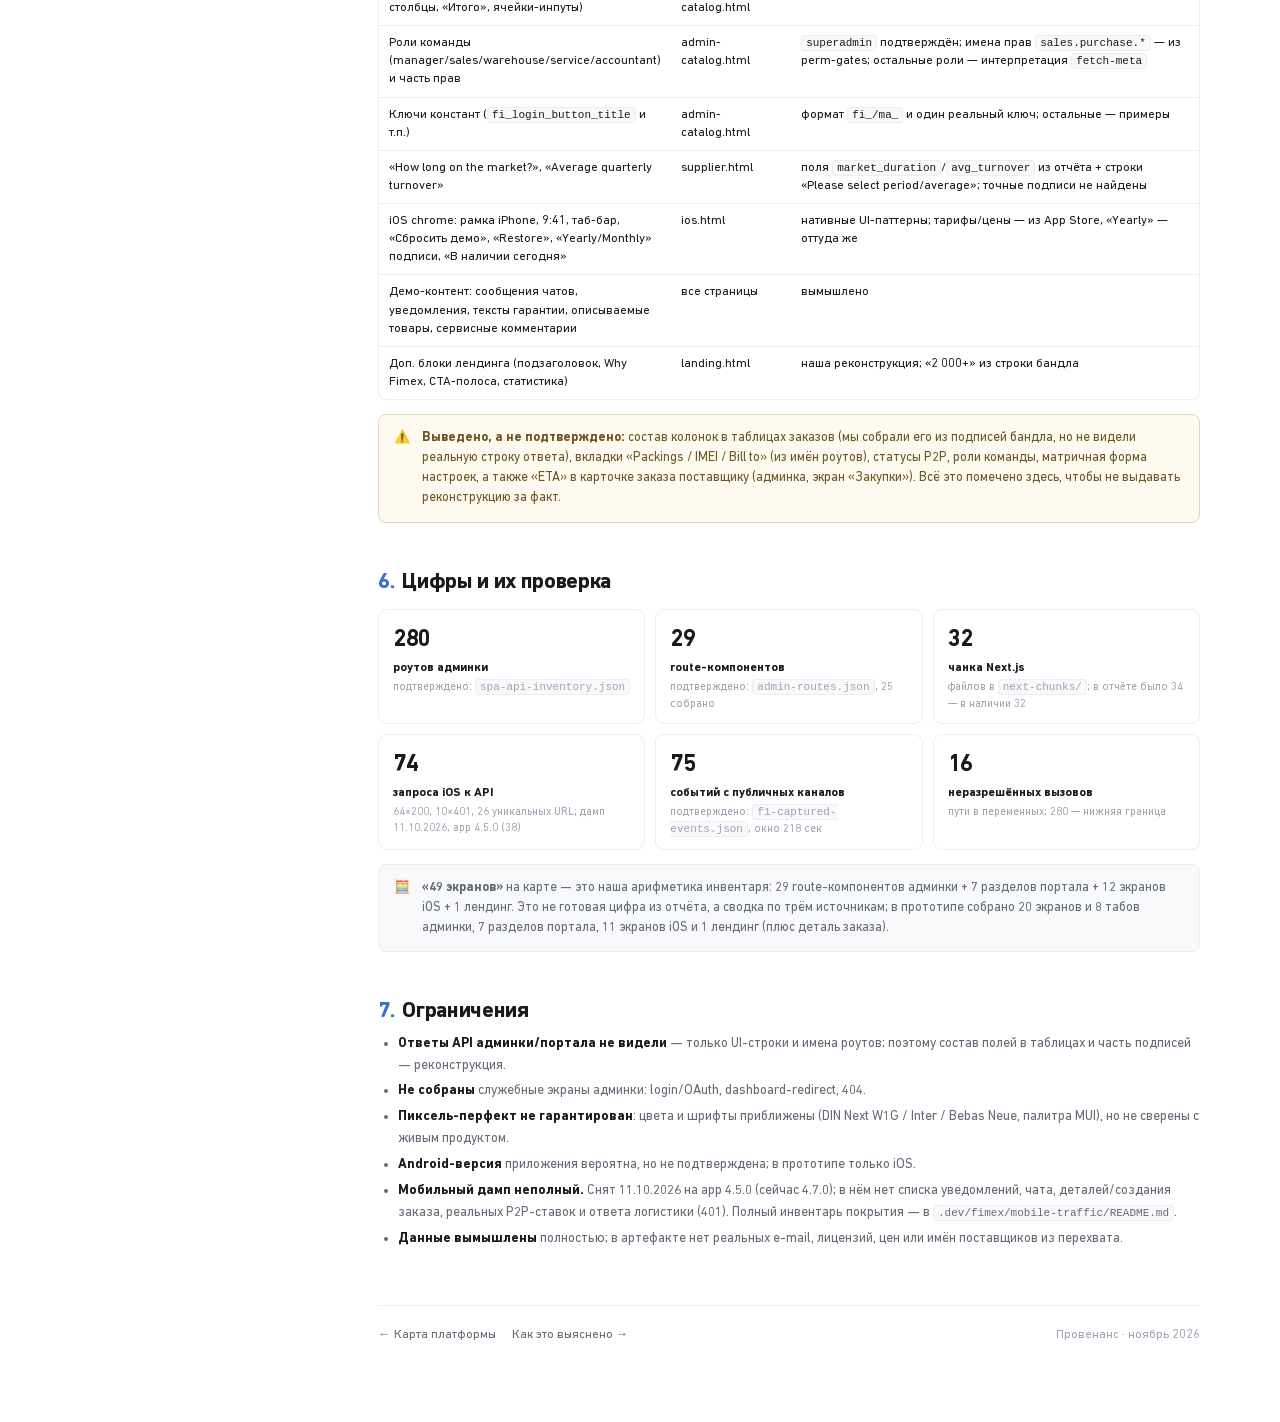
<file: provenance.html>
<!doctype html>
<html lang="ru">
<head>
<meta charset="utf-8">
<meta name="viewport" content="width=device-width, initial-scale=1">
<title>Fimex — провенанс: что подтверждено, а что реконструкция</title>
<link rel="icon" href="assets/favicon.svg" type="image/svg+xml">
<link rel="stylesheet" href="assets/base.css">
<style>
  .doc { background: #fff; }
  .doc .top { border-bottom: 1px solid var(--line); background: #fff; position: sticky; top: 0; z-index: 30; }
  .doc .top .inner { max-width: 1180px; margin: 0 auto; padding: 0 30px; height: 62px; display: flex; align-items: center; gap: 16px; }
  .doc .top .inner a.back { font-size: 13px; color: var(--text-2); font-family: var(--font-ui); }
  .doc .top .inner a.back:hover { color: var(--text); }
  .doc .top .inner .sp { flex: 1; }
  .doc .top .inner .brand { display: flex; align-items: center; gap: 9px; font-family: var(--font-ui); }
  .doc .top .inner .brand .mark { width: 26px; height: 26px; border-radius: 7px; background: var(--accent); color: #fff; display: flex; align-items: center; justify-content: center; font-family: var(--font-display); font-size: 17px; }
  .doc .top .inner .brand b { font-size: 14px; letter-spacing: .15em; }
  .doc .top .inner .brand span { color: var(--muted); font-size: 11.5px; }
  .doc-wrap { max-width: 1180px; margin: 0 auto; padding: 40px 30px 80px; display: grid; grid-template-columns: 250px minmax(0,1fr); gap: 48px; }
  .toc { position: sticky; top: 92px; align-self: start; font-family: var(--font-ui); }
  .toc .t { font-size: 10.5px; font-weight: 700; letter-spacing: .12em; text-transform: uppercase; color: var(--muted); margin-bottom: 10px; }
  .toc a { display: block; padding: 6px 10px; border-left: 2px solid var(--line); color: var(--text-2); font-size: 13px; }
  .toc a:hover { color: var(--text); text-decoration: none; border-color: var(--accent); background: var(--surface-2); }
  .toc .sub a { padding-left: 22px; font-size: 12.5px; }
  .body-doc { font-family: var(--font-ui); min-width: 0; }
  .body-doc h1 { font-family: var(--font-landing); font-size: 38px; font-weight: 800; letter-spacing: -.03em; line-height: 1.1; }
  .body-doc .lead { margin-top: 14px; color: var(--text-2); font-size: 15px; line-height: 1.6; max-width: 780px; }
  .body-doc h2 { font-size: 22px; margin: 46px 0 8px; letter-spacing: -.015em; scroll-margin-top: 90px; }
  .body-doc h2 .num { color: var(--accent); font-variant-numeric: tabular-nums; margin-right: 8px; }
  .body-doc h3 { font-size: 15px; margin: 26px 0 8px; }
  .body-doc p { font-size: 13.5px; line-height: 1.62; color: var(--text-2); margin: 8px 0; }
  .body-doc p b, .body-doc li b, .body-doc td b { color: var(--text); }
  .body-doc ul { margin: 8px 0; padding-left: 20px; font-size: 13.5px; line-height: 1.62; color: var(--text-2); }
  .body-doc li { margin: 4px 0; }
  .body-doc .table { font-size: 12.5px; }
  .body-doc .table thead th { padding: 8px 10px; }
  .body-doc .table tbody td { padding: 8px 10px; vertical-align: top; }
  .body-doc .mono { font-size: 11.5px; }
  .body-doc code { font-family: ui-monospace, Menlo, monospace; font-size: 11px; background: var(--surface-2); border: 1px solid var(--line); border-radius: 4px; padding: 1px 4px; }

  .legend-grid { display: grid; grid-template-columns: 1fr 1fr; gap: 10px; margin: 14px 0; }
  .lg { border: 1px solid var(--line); border-radius: 9px; padding: 12px 14px; background: #fff; }
  .lg .tag { margin-bottom: 6px; }
  .lg p { margin: 0; font-size: 12.5px; }
  .tag.conf { border-color: #c9e2bc; background: var(--green-soft); color: #3d7c22; }
  .tag.inf { border-color: #bcd0f5; background: var(--accent-soft); color: var(--accent-dark); }
  .tag.add { border-color: #e6d5b8; background: #fffaf0; color: #8a6413; }
  .tag.fake { border-color: #e0c4c4; background: var(--red-soft); color: var(--red); }

  .callout { display: flex; gap: 12px; padding: 13px 15px; border: 1px solid var(--line); border-radius: var(--radius); background: var(--surface-2); font-size: 13px; color: var(--text-2); margin: 14px 0; line-height: 1.55; }
  .callout.warn { border-color: #e6d5b8; background: #fffaf0; color: #6f5524; }
  .callout.info { border-color: #cdddf7; background: var(--accent-soft); color: #24477f; }
  .callout b { color: inherit; }

  .sum { display: grid; grid-template-columns: repeat(3,1fr); gap: 10px; margin: 14px 0; }
  .sum .cell { border: 1px solid var(--line); border-radius: 9px; padding: 12px 14px; background: #fff; }
  .sum .cell .n { font-size: 24px; font-weight: 700; letter-spacing: -.02em; font-variant-numeric: tabular-nums; }
  .sum .cell .t { font-size: 12px; font-weight: 600; margin-top: 3px; }
  .sum .cell .s { font-size: 11px; color: var(--muted); margin-top: 2px; line-height: 1.4; }

  .added table td:first-child { width: 30%; }
  .doc-footer { margin-top: 56px; padding-top: 20px; border-top: 1px solid var(--line); display: flex; flex-wrap: wrap; gap: 16px; font-size: 12.5px; color: var(--muted); align-items: center; }
  .doc-footer a { color: var(--text-2); }
  @media (max-width: 900px) { .doc-wrap { grid-template-columns: 1fr; gap: 24px; } .toc { display: none; } .legend-grid, .sum { grid-template-columns: 1fr; } }
</style>
</head>
<body class="doc">
<header class="top">
  <div class="inner">
    <a class="back" href="index.html">← Карта платформы</a>
    <a class="back" href="about.html">Как это выяснено</a>
    <span class="sp"></span>
    <span class="brand"><span class="mark">F</span><b>FIMEX</b><span>провенанс прототипа</span></span>
  </div>
</header>

<div class="doc-wrap">
  <nav class="toc">
    <div class="t">Содержание</div>
    <a href="#rule">Правило и легенда</a>
    <a href="#formats">Где какие форматы видели</a>
    <a href="#admin">1. Админ-панель</a>
    <a href="#supplier">2. Портал поставщика</a>
    <a href="#ios">3. iOS-приложение</a>
    <a href="#landing">4. Публичный сайт</a>
    <a href="#added">5. Что добавлено от себя</a>
    <a href="#numbers">6. Цифры и их проверка</a>
    <a href="#limits">7. Ограничения</a>
  </nav>

  <main class="body-doc">
    <h1>Что из находок, а что реконструкция</h1>
    <p class="lead">
      Короткий ответ: <b>разделы, экраны, сущности и их поля</b> взяты из находок — route-инвентаря
      бандлов, UI-строк, реальных JSON-ответов мобильного API и публичных страниц.
      <b>Визуальная композиция, часть подписей и агрегаты</b> (KPI, сводки, печатные бланки) — наша
      реконструкция. Ниже — построчно, где что взято, и полный список добавленного.
    </p>

    <section id="rule">
      <h2><span class="num">0.</span>Правило и легенда</h2>
      <div class="legend-grid">
        <div class="lg"><span class="tag conf">подтверждено</span>
          <p>Есть route/React-компонент в бандле, UI-строка, реальный JSON-ответ или страница App Store.
          Существование экрана и набора полей — факт.</p></div>
        <div class="lg"><span class="tag inf">выведено</span>
          <p>Поле или действие не встречается отдельной строкой, но однозначно следует из имени роута
          или структуры ответа. Мы считаем это гипотезой, а не фактом.</p></div>
        <div class="lg"><span class="tag add">добавлено</span>
          <p>Наша композиция: как сгруппированы поля, какие KPI и бланки, какие кнопки, заголовки
          и переходы. В реальном продукте это может выглядеть иначе.</p></div>
        <div class="lg"><span class="tag fake">вымышлено</span>
          <p>Все значения данных: компании, люди, e-mail, лицензии, цены, остатки, номера заказов.
          Это демо-данные, не данные Fimex.</p></div>
      </div>
      <div class="callout info">
        <span>ℹ️</span>
        <div><b>Главное ограничение.</b> Для админки и портала поставщика у нас <b>не было</b> ответов
        API с данными: все запросы без токена отвечали 401/500. Их поля восстановлены из UI-строк
        production-бандлов и списка роутов, а не из форматов ответов. Реальные форматы ответов были
        только у мобильного API (mitm-дамп) и публичных Pusher-событий склада.</div>
      </div>
    </section>

    <section id="formats">
      <h2><span class="num">0.1.</span>Где какие форматы данных были</h2>
      <div class="table-wrap">
        <table class="table">
          <thead><tr><th>Приложение</th><th>Ответы API видели?</th><th>Что использовали как доказательство</th></tr></thead>
          <tbody>
            <tr><td><b>Админ-панель</b></td>
              <td>Нет: 280 роутов, все без токена → 401. Плюс 75 реальных событий публичных Pusher-каналов.</td>
              <td>Route-инвентарь (280 вызовов), 29 route-компонентов, все UI-строки бандла, конфиг печатных форм, публичные события склада (реальные поля <code>price</code>, <code>cargo</code>, <code>percents</code>, <code>visibility</code>, <code>available_at</code>).</td></tr>
            <tr><td><b>Портал поставщика</b></td>
              <td>Нет: контент за авторизацией, HTML пустой.</td>
              <td>32 чанка Next.js: точные UI-строки, меню, подписи колонок; ~36 имён роутов из RTK Query; страницы <code>/dashboard/supplier/{stock,p2p,service,statistic}</code>.</td></tr>
            <tr><td><b>iOS-приложение</b></td>
              <td><b>Частично</b>: 74 запроса к <code>/app-api/v1</code> (26 уникальных URL), из них 64 × HTTP 200 и 10 × 401. 18 эндпоинтов с непустыми JSON, 4 — пустые состояния (корзина/заказы/ставки), 2 — только 401 (логистика, телеметрия).</td>
              <td>Реальные форматы: прайс-лист (42 позиции), профиль, статусы заказов, бренды, категории, опт, наценки, qty-фильтры, периоды, статистика. Пустые списки заказов/ставок и 401 на логистике учтены ниже. Плюс App Store (подписки, 4.7.0) и константы приложения.</td></tr>
            <tr><td><b>Публичный сайт</b></td>
              <td>—</td>
              <td>Чанк лендинга: точные тексты hero, «Key Advantages», футер, cookie-баннер.</td></tr>
          </tbody>
        </table>
      </div>
    </section>

    <section id="admin">
      <h2><span class="num">1.</span>Админ-панель: экран → доказательство</h2>
      <p>Всего в route-конфиге <b>29 route-компонентов</b>. В прототипе собрано 25 из них;
        не собраны 4 служебных: login/oauth, dashboard-redirect, index-redirect и 404.</p>
      <div class="table-wrap">
        <table class="table">
          <thead><tr><th>Экран прототипа</th><th>Доказательство</th><th>Статус</th></tr></thead>
          <tbody>
            <tr><td>Чат по странам</td><td>компонент <code>x$t</code>; 8 роутов <code>/chat/*</code>; строки «No Chats», «Empty chat», «Непрочитанные», «Name or ID»</td><td><span class="tag conf">подтверждено</span></td></tr>
            <tr><td>Продажи / preorder, 8 табов</td><td>компонент <code>AKt</code>; 75 роутов <code>/preorder/*</code>; типы табов Stock / supplier / customer / delivery / penalty / p2p / statistics; публичные события склада</td><td><span class="tag conf">подтверждено</span></td></tr>
            <tr><td>Сервис / возвраты</td><td>компонент <code>YQt</code>; 13 роутов <code>/service/*</code>; строки «Diagnostics», «Add photo», «Reason for return», «Loss %»</td><td><span class="tag conf">подтверждено</span></td></tr>
            <tr><td>Характеристики</td><td>компонент <code>Zin</code>; <code>/catalog/chars*</code>, <code>/catalog/chars-group*</code>, <code>/catalog/tree/fetch-chars-groups</code>; ~35 подписей</td><td><span class="tag conf">подтверждено</span></td></tr>
            <tr><td>Номенклатура</td><td>компонент <code>Afn</code>; 42 роута <code>/catalog/*</code> (product/brand/category); строки «Код товара ВЭД», «Тип серийника», «Автогенерация кода товара»</td><td><span class="tag conf">подтверждено</span></td></tr>
            <tr><td>Карго-матрица</td><td>компонент <code>pMn</code>; <code>/catalog/cargo/fetch-meta, fetch-products, save, batch-save</code>; строки «Карго (UZS)», «Клиенты», «Поставщики»; реальный объект <code>cargo</code> в событии склада</td><td><span class="tag conf">подтверждено</span> <span class="tag add">сетка авторская</span></td></tr>
            <tr><td>Наценки / Штрафы</td><td>компоненты <code>lzn</code>, <code>Zvn</code>; <code>/settings/percents/*</code> (8), <code>/settings/penalty-category/*</code> (3); строка «Brand / Category»</td><td><span class="tag conf">подтверждено</span> <span class="tag add">матрица авторская</span></td></tr>
            <tr><td>Причины возврата</td><td>компонент <code>yzn</code>; <code>/settings/reason-return/*</code> (7); строки «Название», «Сумма штрафа», «Tax:»</td><td><span class="tag conf">подтверждено</span></td></tr>
            <tr><td>Типы опта</td><td>компонент <code>kzn</code>; <code>/settings/wholesale-types/*</code> (8); строки «Название En/Ru», «Иконка (светлый фон)»</td><td><span class="tag conf">подтверждено</span></td></tr>
            <tr><td>Статусы доставки</td><td>компонент <code>wvn</code>; 14 роутов <code>/settings/delivery-status/*</code>; строки «Цвет иконки», «Выдача», «radio-item mark-checkbox»</td><td><span class="tag conf">подтверждено</span></td></tr>
            <tr><td>Константы приложения</td><td>компонент <code>Hvn</code>; 7 роутов <code>/settings/constants/*</code>; строки «fi_/ma_», «Текст EN/RU», «Где применить»</td><td><span class="tag conf">подтверждено</span> <span class="tag add">ключи-примеры</span></td></tr>
            <tr><td>Команда и роли</td><td>компонент <code>Ryn</code>; 11 роутов <code>/settings/users/*</code> + 5 <code>privs/*</code>; строки «Add Team Member», «Повторите пароль»; <code>superadmin</code> из аудита</td><td><span class="tag conf">подтверждено</span> <span class="tag inf">список ролей выведен</span></td></tr>
            <tr><td>Страны</td><td>компонент <code>vxn</code>; <code>/settings/countries/*</code> + <code>purchase/*</code>; ~20 строк («Time Zone *», «Контрольная точка накладных»)</td><td><span class="tag conf">подтверждено</span></td></tr>
            <tr><td>Клиенты (+история, чат)</td><td>компоненты <code>Awn</code>, <code>Cwn</code>, <code>Wwn</code>; 22 роута <code>/customers/*</code>; строки «Add New», «Deposit», «Penalty», «TRN Number»</td><td><span class="tag conf">подтверждено</span></td></tr>
            <tr><td>Поставщики</td><td>компонент <code>W5n</code>; 20 роутов <code>/suppliers/*</code>; строки «Documents», «Admin account», «Purchases *», «Лого в стикере»</td><td><span class="tag conf">подтверждено</span></td></tr>
            <tr><td>Касса: 8 печатных форм</td><td>4 компонента <code>Qce/Jce/Zce/tle</code> × receipt/refund в route-конфиге; роуты <code>/customers/payments/*</code>, <code>/suppliers/payments/*</code>, <code>/customers/fetch-customers-cashbox</code></td><td><span class="tag conf">подтверждено</span> <span class="tag add">бланк авторский</span></td></tr>
            <tr><td>Валюты</td><td>компонент <code>d6n</code>; 8 роутов <code>/settings/currencies/*</code>; строки «ISO *», «Currency rate», «Unlock»</td><td><span class="tag conf">подтверждено</span></td></tr>
            <tr><td>Логистика</td><td>компонент <code>_6n</code>; 5 роутов <code>/settings/logistics/*</code>; строки «Add company», «Default», «License end date»</td><td><span class="tag conf">подтверждено</span></td></tr>
            <tr><td>Гарантии</td><td>компонент <code>G6n</code>; 15 роутов <code>/settings/warranties/*</code>; строки «&lt;heading&gt;», «&lt;quote&gt;», «Кол. мес», «Базовая Гарантия Ru»</td><td><span class="tag conf">подтверждено</span> <span class="tag add">текст-пример</span></td></tr>
          </tbody>
        </table>
      </div>
      <p>Route-компоненты <code>Z6n</code>, <code>GFt</code>, <code>rle</code> (login/redirect/404)
        и OAuth-экран в прототип не включены: это служебные состояния входа, а не рабочая часть платформы.</p>
    </section>

    <section id="supplier">
      <h2><span class="num">2.</span>Портал поставщика: экран → доказательство</h2>
      <div class="table-wrap">
        <table class="table">
          <thead><tr><th>Экран</th><th>Доказательство</th><th>Статус</th></tr></thead>
          <tbody>
            <tr><td>Stock</td><td>страница <code>/dashboard/supplier/stock</code>; чанк <code>2122aaeb</code>; строки «Add Stock», «Select date», «Your Stock is empty»; роуты <code>pricelist/fetch-list</code>, <code>products/update-qty</code>, <code>update-price</code>, <code>update-available-at</code>, <code>clear</code></td><td><span class="tag conf">подтверждено</span></td></tr>
            <tr><td>Orders</td><td>меню чанка <code>93edc554</code>; чанк <code>a5232b15</code>; строки «Summary», «Amount», «Balance», «Debit», «Credit», «Invoice», «Purchase order», колонки заказа; роуты <code>orders/fix-quantity</code>, <code>orders/seen</code>, <code>purchase-statment/fetch-orders</code></td><td><span class="tag conf">подтверждено</span></td></tr>
            <tr><td>Packing List</td><td>меню чанка <code>93edc554</code>; строки «Packing List»; серверный роут заказов/накладных</td><td><span class="tag conf">подтверждено</span> <span class="tag add">лист печати</span></td></tr>
            <tr><td>P2P</td><td>страница <code>/dashboard/supplier/p2p</code>; роуты <code>p2p/approve/{id}</code>, <code>p2p/offer-price/{id}</code>; чанк <code>fa6a5ac3</code></td><td><span class="tag conf">подтверждено</span> <span class="tag inf">статусы ставок выведены</span></td></tr>
            <tr><td>Service</td><td>страница <code>/dashboard/supplier/service</code>; меню чанка <code>93edc554</code>; строка «Service»</td><td><span class="tag conf">подтверждено</span></td></tr>
            <tr><td>Statistic</td><td>страница <code>/dashboard/supplier/statistic</code>; меню; фильтры периода из чанка <code>fa6a5ac3</code></td><td><span class="tag conf">подтверждено</span> <span class="tag add">KPI авторские</span></td></tr>
            <tr><td>Settings / Profile / Team / Security</td><td>роуты <code>profile/update-*</code>, <code>members</code>, <code>toggle-manage-products</code>, <code>payment-info/fetch-list</code>; строки «CORPORATE ACCESS», «Full Access», «Stock Access», «WORKING DAYS», «Change Password»</td><td><span class="tag conf">подтверждено</span> <span class="tag add">вкладки авторские</span></td></tr>
            <tr><td>Auth: вход / регистрация / forgot</td><td>6 роутов <code>/api/auth/*</code>; строки «Join Fimex», «Company Name», «Brands are required», «Your request has been sent…», правила пароля</td><td><span class="tag conf">подтверждено</span></td></tr>
          </tbody>
        </table>
      </div>
    </section>

    <section id="ios">
      <h2><span class="num">3.</span>iOS-приложение: экран → endpoint</h2>
      <p>Здесь у нас были реальные JSON-ответы, поэтому поля совпадают с форматами API, а не
        пересказаны по строкам. Дамп снят <b>11.10.2026</b> на <b>FimexProd 4.5.0 (build 38), iOS 27.0.1</b>:
        74 запроса к API, 64 успешных, 10 × 401. У аккаунта на момент съёмки не было заказов и ставок,
        поэтому часть экранов подтверждена формой пустого ответа, а не реальными строками.</p>
      <div class="table-wrap">
        <table class="table">
          <thead><tr><th>Экран</th><th>Endpoint / доказательство</th><th>Статус</th></tr></thead>
          <tbody>
            <tr><td>Вход</td><td><code>auth/check-email</code>, <code>auth/login</code>; реальные ответы <code>{"exist":true}</code>, <code>{"token":"…","use_universal_pwd":false}</code></td><td><span class="tag conf">подтверждено</span></td></tr>
            <tr><td>Подписка (paywall)</td><td>App Store: Fimex Monthly 7 990 ₽ / Yearly 44 990 ₽; константа <code>fi_company_license_expired_title</code> из реального ответа <code>meta/fetch-overridden-constants</code></td><td><span class="tag conf">подтверждено</span></td></tr>
            <tr><td>Каталог</td><td><code>catalog/fetch-brands</code>, <code>fetch-categories</code>, <code>fetch-subcategories</code>, <code>fetch-popular-subcategories</code> — реальные ответы (Apple, Samsung, iPhone 18 Pro…)</td><td><span class="tag conf">подтверждено</span></td></tr>
            <tr><td>Прайс-лист</td><td><code>catalog/fetch-pricelist</code> (42 позиции: <code>price</code>, <code>stock_qty</code>, <code>country_abbr</code>, <code>from</code>, <code>available_at</code>…), <code>fetch-pricelist-percents</code>, <code>profile/fetch-qty-filter</code></td><td><span class="tag conf">подтверждено</span></td></tr>
            <tr><td>Корзина</td><td><code>profile/my-orders/cart</code> → <code>{total_qty, discounted, preorders}</code></td><td><span class="tag conf">подтверждено</span></td></tr>
            <tr><td>Заказы / выданные</td><td><code>profile/my-orders/statuses</code> — 18 реальных статусов с RU/EN названиями и цветами; <code>my-orders/</code> — пустой список; <code>issued-orders</code> — 1 реальная preorder-запись</td><td><span class="tag conf">подтверждено</span> <span class="tag inf">строки заказов — выведены</span></td></tr>
            <tr><td>Деталь заказа</td><td>константа <code>OrderDetailViewController</code> + состав заказа из my-orders</td><td><span class="tag conf">подтверждено</span> <span class="tag add">таймлайн авторский</span></td></tr>
            <tr><td>P2P-ставки</td><td><code>profile/p2p-bids/</code> → <code>[]</code>, <code>approved-bids</code> → пустой список; экран и периоды существуют, но реальных ставок в дампе нет</td><td><span class="tag conf">подтверждено</span> <span class="tag inf">строки/статусы — выведены</span></td></tr>
            <tr><td>Статистика</td><td><code>profile/statistics/brands?period=…</code>; периоды из <code>meta/fetch-time-ranges</code></td><td><span class="tag conf">подтверждено</span> <span class="tag add">KPI/график авторские</span></td></tr>
            <tr><td>Профиль</td><td><code>profile/user</code> — реальные поля <code>limit</code>, <code>ballance</code>, <code>penalty_ballance</code>, <code>deposit</code>, <code>default_markup</code>, <code>subscription_status</code>, <code>number</code>, <code>companies</code>; <code>wholesales</code> — реальный Cash/Online. <code>logistics/fetch-logistics</code> — 401, список перевозчиков не пойман</td><td><span class="tag conf">подтверждено</span> <span class="tag inf">логистика — выведена</span></td></tr>
            <tr><td>Уведомления</td><td>только <code>profile/notifications/count-unread</code> (счётчик); списка уведомлений в дампе нет</td><td><span class="tag conf">счётчик подтверждён</span> <span class="tag fake">список и тексты вымышлены</span></td></tr>
            <tr><td>Чат поддержки</td><td>App Store: «обмен сообщениями и чат»; отдельного мобильного endpoint в дампе нет</td><td><span class="tag inf">выведено</span></td></tr>
            <tr><td>Наценка</td><td><code>fetch-pricelist-percents</code>, <code>default_markup</code></td><td><span class="tag conf">подтверждено</span></td></tr>
          </tbody>
        </table>
      </div>
    </section>

    <section id="landing">
      <h2><span class="num">4.</span>Публичный сайт</h2>
      <p><b>Дословно из бандла:</b> hero «We make purchases easier», пять преимуществ и их описания,
        офис «Office 304, Building 3W (West Wing) Po Box 371254, DAFZA, Dubai, UAE»,
        «Copyright © 2026 FIMEX All rights reserved.», тексты cookie-баннера, кнопки Get Started / Sign in.</p>
      <p><b>Добавлено:</b> подзаголовок hero, блоки «Why Fimex», цифры 2 000+ / 9 брендов / 17 категорий,
        CTA-полоса «Start selling on Fimex today», содержимое модалки About cookies, вёрстка и мокапы устройств.
        Цифра «2 000+» выведена из фразы «Over 2,000 products», остальные — наша иллюстрация.</p>
    </section>

    <section id="added" class="added">
      <h2><span class="num">5.</span>Что добавлено от себя</h2>
      <p>Ниже — элементы, которых нет в найденных строках/JSON. Это осознанная реконструкция ради
        понятности; если нужна «строгая» версия — их можно убрать или пометить.</p>
      <div class="table-wrap">
        <table class="table">
          <thead><tr><th>Что добавлено</th><th>Где</th><th>На чём основано</th></tr></thead>
          <tbody>
            <tr><td>Вся визуальная оболочка: сетки, сайдбары, карточки, таблицы, модалки, тональность</td><td>все страницы</td><td>палитра/шрифты из CSS-строк бандлов (DIN Next W1G, #3B70CA…), но конкретные экраны мы не видели</td></tr>
            <tr><td>Command palette ⌘K, меню страны/уведомлений/профиля, тосты, чип «Fimex database», переключатель USD</td><td>админка</td><td>наша UI-композиция</td></tr>
            <tr><td>KPI и агрегаты: «Позиций / Единиц / Стоимость склада», «Total $ / Orders / Average Rate / Avg. margin», «Доход по странам», «Динамика по месяцам», «Top-5 suppliers»</td><td>admin.html</td><td>роуты статистики есть (<code>fetch-diagram</code>, <code>fetch-rates</code>…), сами метрики/подписи — наши</td></tr>
            <tr><td>KPI «Revenue by period / Units sold / Units», блоки «Summary / Payment info», «Print all»</td><td>supplier.html</td><td><code>Statistic</code>, <code>Summary</code> — строки есть; состав и подписи частично наши</td></tr>
            <tr><td>Статусы P2P «In progress / Declined», колонки «Best price / Offer price / Approved price / Approved at»</td><td>supplier.html, admin.html</td><td>роуты <code>p2p/approve</code>, <code>offer-price</code>, <code>fetch-current/completed-bids</code>; подписи не встречались</td></tr>
            <tr><td>«Credit limit», «Balance/Deposit/Penalty/Limit» карточки</td><td>supplier.html, ios.html</td><td><code>limit</code>/<code>ballance</code>/<code>deposit</code> есть в JSON профиля; «Credit limit» — наша подпись</td></tr>
            <tr><td>Печатные бланки: «CASH RECEIPT VOUCHER», «Received from», «Amount in words», подписи, печать, «Generated by…»</td><td>admin-company.html</td><td>типы форм и стороны сделки — из route-конфига; вёрстка и формулировки — наши</td></tr>
            <tr><td>Матрицы карго/наценок/штрафов (строки × столбцы, «Итого», ячейки-инпуты)</td><td>admin-catalog.html</td><td>роуты и объект <code>cargo</code> из события склада; форма таблиц — наша</td></tr>
            <tr><td>Роли команды (manager/sales/warehouse/service/accountant) и часть прав</td><td>admin-catalog.html</td><td><code>superadmin</code> подтверждён; имена прав <code>sales.purchase.*</code> — из perm-gates; остальные роли — интерпретация <code>fetch-meta</code></td></tr>
            <tr><td>Ключи констант (<code>fi_login_button_title</code> и т.п.)</td><td>admin-catalog.html</td><td>формат <code>fi_/ma_</code> и один реальный ключ; остальные — примеры</td></tr>
            <tr><td>«How long on the market?», «Average quarterly turnover»</td><td>supplier.html</td><td>поля <code>market_duration</code>/<code>avg_turnover</code> из отчёта + строки «Please select period/average»; точные подписи не найдены</td></tr>
            <tr><td>iOS chrome: рамка iPhone, 9:41, таб-бар, «Сбросить демо», «Restore», «Yearly/Monthly» подписи, «В наличии сегодня»</td><td>ios.html</td><td>нативные UI-паттерны; тарифы/цены — из App Store, «Yearly» — оттуда же</td></tr>
            <tr><td>Демо-контент: сообщения чатов, уведомления, тексты гарантии, описываемые товары, сервисные комментарии</td><td>все страницы</td><td>вымышлено</td></tr>
            <tr><td>Доп. блоки лендинга (подзаголовок, Why Fimex, CTA-полоса, статистика)</td><td>landing.html</td><td>наша реконструкция; «2 000+» из строки бандла</td></tr>
          </tbody>
        </table>
      </div>
      <div class="callout warn">
        <span>⚠️</span>
        <div><b>Выведено, а не подтверждено:</b> состав колонок в таблицах заказов (мы собрали его из
        подписей бандла, но не видели реальную строку ответа), вкладки «Packings / IMEI / Bill to»
        (из имён роутов), статусы P2P, роли команды, матричная форма настроек, а также «ETA» в карточке заказа поставщику
        (админка, экран «Закупки»). Всё это помечено здесь, чтобы не выдавать реконструкцию за факт.</div>
      </div>
    </section>

    <section id="numbers">
      <h2><span class="num">6.</span>Цифры и их проверка</h2>
      <div class="sum">
        <div class="cell"><div class="n">280</div><div class="t">роутов админки</div><div class="s">подтверждено: <code>spa-api-inventory.json</code></div></div>
        <div class="cell"><div class="n">29</div><div class="t">route-компонентов</div><div class="s">подтверждено: <code>admin-routes.json</code>, 25 собрано</div></div>
        <div class="cell"><div class="n">32</div><div class="t">чанка Next.js</div><div class="s">файлов в <code>next-chunks/</code>; в отчёте было 34 — в наличии 32</div></div>
        <div class="cell"><div class="n">74</div><div class="t">запроса iOS к API</div><div class="s">64×200, 10×401, 26 уникальных URL; дамп 11.10.2026, app 4.5.0 (38)</div></div>
        <div class="cell"><div class="n">75</div><div class="t">событий с публичных каналов</div><div class="s">подтверждено: <code>f1-captured-events.json</code>, окно 218 сек</div></div>
        <div class="cell"><div class="n">16</div><div class="t">неразрешённых вызовов</div><div class="s">пути в переменных; 280 — нижняя граница</div></div>
      </div>
      <div class="callout">
        <span>🧮</span>
        <div><b>«49 экранов»</b> на карте — это наша арифметика инвентаря: 29 route-компонентов админки
        + 7 разделов портала + 12 экранов iOS + 1 лендинг. Это не готовая цифра из отчёта, а сводка по трём
        источникам; в прототипе собрано 20 экранов и 8 табов админки, 7 разделов портала, 11 экранов iOS
        и 1 лендинг (плюс деталь заказа).</div>
      </div>
    </section>

    <section id="limits">
      <h2><span class="num">7.</span>Ограничения</h2>
      <ul>
        <li><b>Ответы API админки/портала не видели</b> — только UI-строки и имена роутов; поэтому состав
          полей в таблицах и часть подписей — реконструкция.</li>
        <li><b>Не собраны</b> служебные экраны админки: login/OAuth, dashboard-redirect, 404.</li>
        <li><b>Пиксель-перфект не гарантирован</b>: цвета и шрифты приближены (DIN Next W1G / Inter / Bebas Neue,
          палитра MUI), но не сверены с живым продуктом.</li>
        <li><b>Android-версия</b> приложения вероятна, но не подтверждена; в прототипе только iOS.</li>
        <li><b>Мобильный дамп неполный.</b> Снят 11.10.2026 на app 4.5.0 (сейчас 4.7.0); в нём нет списка
          уведомлений, чата, деталей/создания заказа, реальных P2P-ставок и ответа логистики (401).
          Полный инвентарь покрытия — в <code>.dev/fimex/mobile-traffic/README.md</code>.</li>
        <li><b>Данные вымышлены</b> полностью; в артефакте нет реальных e-mail, лицензий, цен или имён
          поставщиков из перехвата.</li>
      </ul>
      <div class="doc-footer">
        <a href="index.html">← Карта платформы</a>
        <a href="about.html">Как это выяснено →</a>
        <span style="flex:1"></span>
        <span>Провенанс · ноябрь 2026</span>
      </div>
    </section>
  </main>
</div>
</body>
</html>
</file>
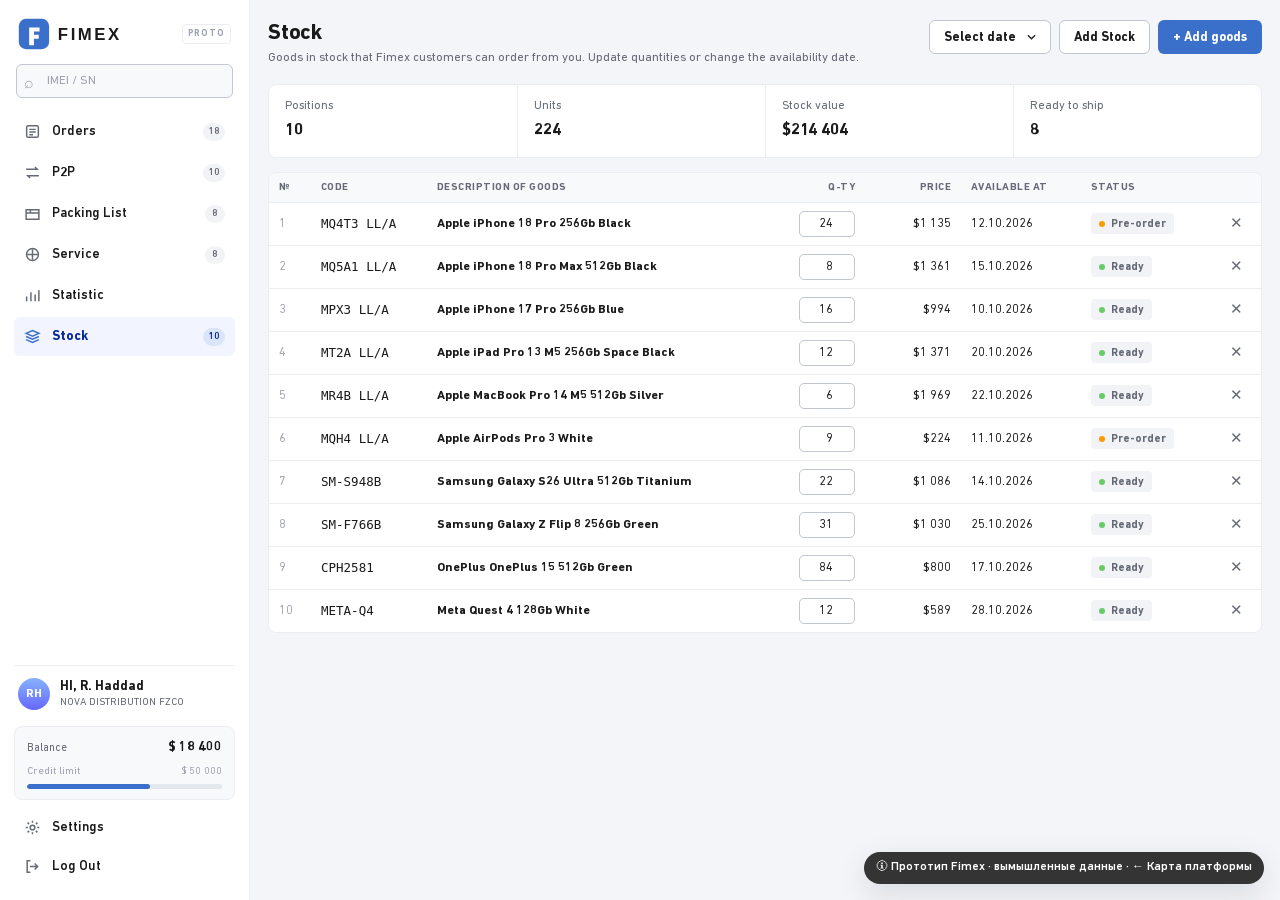
<file: supplier.html>
<!DOCTYPE html>
<html lang="en">
<head>
<meta charset="utf-8">
<meta name="viewport" content="width=device-width, initial-scale=1">
<title>Fimex — Supplier Portal (prototype)</title>
<link rel="icon" href="assets/favicon.svg" type="image/svg+xml">
<link rel="stylesheet" href="assets/base.css">
<style>
/* ==========================================================================
   Fimex supplier portal — page-local styles (prototype reconstruction)
   Background #F3F5F8, DIN-like Barlow, accent #3B70CA, compact tables.
   ========================================================================== */
:root { --sup-w: 270px; }

body.sup { background: #F3F5F8; }
body.sup-locked { overflow: hidden; }

/* ---------- shell ---------- */
.sup-side {
  position: fixed; top: 0; bottom: 0; left: 0; z-index: 80; width: var(--sup-w);
  display: flex; flex-direction: column;
  padding: 16px 14px 14px;
  background: var(--surface); border-right: 1px solid var(--line);
}
.sup-brand { display: flex; align-items: center; justify-content: space-between; padding: 2px 4px 14px; }
.sup-brand img { height: 32px; width: auto; }
.sup-proto-tag {
  font-size: 9px; font-weight: 700; letter-spacing: .1em; color: var(--muted);
  border: 1px solid var(--line); border-radius: 4px; padding: 2px 5px; text-transform: uppercase;
}
.sup-search { padding: 0 2px 10px; }
.sup-search .input { height: 34px; font-size: 12.5px; background: var(--surface-2); }
.sup-search .input:focus { background: var(--surface); }

.sup-menu { display: flex; flex-direction: column; gap: 2px; padding: 4px 0; overflow-y: auto; flex: 1 1 auto; }
.sup-nav-item {
  display: flex; align-items: center; gap: 11px; min-height: 39px; padding: 0 10px;
  border-radius: var(--radius-sm); color: var(--text); font-size: 13.5px; font-weight: 500;
}
.sup-nav-item:hover { background: var(--surface-3); text-decoration: none; }
.sup-nav-item .ico { width: 17px; height: 17px; color: var(--text-2); flex: none; }
.sup-nav-item.active { background: var(--accent-soft); color: var(--accent-dark); font-weight: 600; }
.sup-nav-item.active .ico { color: var(--accent); }
.sup-nav-item .cnt {
  margin-left: auto; min-width: 20px; height: 18px; padding: 0 5px;
  display: inline-flex; align-items: center; justify-content: center;
  border-radius: 999px; background: var(--surface-3); color: var(--text-2);
  font-size: 10.5px; font-weight: 600;
}
.sup-nav-item.active .cnt { background: #dbe5f8; color: var(--accent-dark); }

.sup-foot { border-top: 1px solid var(--line); padding-top: 12px; margin-top: 8px; flex: none; }
.sup-user { display: flex; align-items: center; gap: 10px; padding: 0 4px 10px; }
.sup-user .who { min-width: 0; display: flex; flex-direction: column; }
.sup-user .who b { font-size: 13px; font-weight: 600; line-height: 1.25; }
.sup-user .who span { font-size: 10.5px; color: var(--text-2); white-space: nowrap; overflow: hidden; text-overflow: ellipsis; }
.sup-menu-min { flex: none; gap: 0; padding: 0; }

.sup-balance { background: var(--surface-2); border: 1px solid var(--line); border-radius: var(--radius); padding: 10px 12px; margin: 6px 0 8px; }
.sup-balance .row b { font-size: 14px; }
.sup-balance .lbl { font-size: 11px; color: var(--text-2); }
.sup-limit { display: flex; justify-content: space-between; font-size: 10.5px; color: var(--muted); margin: 6px 0 5px; }
.sup-progress { height: 5px; background: #e3e7ee; border-radius: 999px; overflow: hidden; }
.sup-progress i { display: block; height: 100%; background: var(--accent); border-radius: 999px; }

.sup-main { margin-left: var(--sup-w); padding: 24px 22px 72px; min-height: 100vh; }
.sup-head { display: flex; align-items: flex-start; justify-content: space-between; gap: 16px; margin-bottom: 16px; }
.sup-head h1 { font-size: 22px; letter-spacing: -.01em; }
.sup-head .sub { margin-top: 3px; font-size: 12.5px; color: var(--text-2); max-width: 720px; }
.sup-actions { display: flex; align-items: center; gap: 8px; flex-wrap: wrap; }

/* ---------- tables ---------- */
.sup-table thead th {
  padding: 8px 10px; text-transform: uppercase; font-size: 10.5px; font-weight: 600;
  letter-spacing: .045em; color: var(--text-2); background: var(--surface-2);
}
.sup-table tbody td { padding: 7px 8px; font-size: 12.5px; white-space: nowrap; }
.sup-table thead th { padding: 8px; }
.sup-table td.num, .sup-table th.num { white-space: nowrap; }
.sup-table .wrap { white-space: normal; }
.sup-stat { margin-bottom: 14px; }
.sup-grid-side .card { overflow: hidden; }
.sup-table .qty { width: 58px; height: 27px; }
#orders-table { min-width: 790px; }
#orders-table tbody td { padding: 8px; }
.sup-empty-status { color: var(--muted); }
.sup-caret { display: inline-block; width: 12px; margin-right: 2px; font-size: 9px; color: var(--muted); transition: transform .15s ease; }
tr.open .sup-caret { transform: rotate(90deg); color: var(--accent); }
.sup-table .row-detail .inner { padding: 12px 14px; }
.sup-inner-table { background: var(--surface); border: 1px solid var(--line); }
.sup-inner-table thead th { background: var(--surface); }
.sup-red { color: var(--red); }
.sup-status {
  display: inline-flex; align-items: center; gap: 6px; height: 21px; padding: 0 8px;
  border-radius: 4px; background: var(--surface-3); color: var(--text-2);
  font-size: 11px; font-weight: 600; white-space: nowrap;
}
.sup-status .dot { width: 6px; height: 6px; }
.sup-kpis { margin-bottom: 14px; }
.sup-kpis .kpi .value { font-size: 17px; }
.sup-toolbar { display: flex; align-items: center; gap: 8px; flex-wrap: wrap; margin-bottom: 12px; }
.sup-toolbar .spacer { flex: 1 1 auto; }
.sup-hint { font-size: 11.5px; color: var(--muted); }

/* ---------- stock ---------- */
.sup-dd { position: relative; }
.sup-dd-panel {
  position: absolute; top: calc(100% + 6px); right: 0; z-index: 60; min-width: 186px;
  background: var(--surface); border: 1px solid var(--line); border-radius: var(--radius);
  box-shadow: var(--shadow); padding: 5px;
}
.sup-dd-item {
  display: flex; align-items: center; gap: 8px; width: 100%; height: 30px; padding: 0 9px;
  border: 0; border-radius: 5px; background: none; text-align: left;
  font-size: 12.5px; color: var(--text-2);
}
.sup-dd-item:hover { background: var(--surface-3); color: var(--text); }
.sup-dd-item.active { background: var(--accent-soft); color: var(--accent-dark); font-weight: 600; }

/* ---------- orders ---------- */
.sup-grid-side { display: grid; grid-template-columns: minmax(0, 1fr) 300px; gap: 14px; align-items: start; }
.sup-grid-side > * { min-width: 0; }
.sup-summary { position: sticky; top: 18px; }
.sup-sum-row {
  display: flex; align-items: center; justify-content: space-between; gap: 12px;
  padding: 7px 0; font-size: 13px; color: var(--text-2); border-bottom: 1px dashed var(--line);
}
.sup-sum-row b { color: var(--text); font-weight: 600; font-variant-numeric: tabular-nums; }
.sup-sum-row.total { border-bottom: 0; padding-top: 12px; margin-top: 4px; border-top: 1px solid var(--line); }
.sup-sum-row.total span { color: var(--text); font-weight: 600; }
.sup-sum-row.total b { font-size: 19px; }
.sup-pay { margin: -14px -16px -16px; }

/* ---------- p2p ---------- */
.sup-offer-input { width: 96px; height: 28px; font-size: 12px; text-align: right; padding: 0 8px; }
.sup-bid-prod b { font-weight: 600; }
.sup-bid-prod span { color: var(--text-2); }
.sup-tabs-row { display: flex; align-items: center; justify-content: space-between; gap: 16px; flex-wrap: wrap; margin-bottom: 12px; }

/* ---------- service ---------- */
.sup-chips-row { display: flex; align-items: center; gap: 8px; flex-wrap: wrap; margin-bottom: 12px; }
.sup-chips-row .spacer { flex: 1 1 auto; }
.sup-comment-cell { max-width: 260px; overflow: hidden; text-overflow: ellipsis; white-space: nowrap; color: var(--text-2); }
.sup-case-grid { display: grid; grid-template-columns: 1fr 1fr; gap: 14px; }
.sup-case-grid .full { grid-column: 1 / -1; }

/* ---------- statistic ---------- */
.sup-chart-card .card-body { padding: 18px 18px 12px; }
.sup-chart { display: flex; align-items: flex-end; gap: 14px; height: 232px; padding: 0 4px; border-bottom: 1px solid var(--line); }
.sup-bar-col { flex: 1 1 0; height: 100%; display: flex; flex-direction: column; justify-content: flex-end; align-items: center; gap: 6px; min-width: 0; }
.sup-bar-val { font-size: 10px; color: var(--text-2); font-variant-numeric: tabular-nums; white-space: nowrap; }
.sup-bar { display: block; width: min(46px, 82%); background: var(--accent); border-radius: 4px 4px 0 0; min-height: 3px; transition: height .25s ease, background .15s ease; }
.sup-bar-col:hover .sup-bar { background: var(--accent-dark); }
.sup-chart-x { display: flex; gap: 14px; padding: 8px 4px 0; }
.sup-chart-x span { flex: 1 1 0; text-align: center; font-size: 11px; color: var(--muted); }
.sup-share { width: 58px; height: 6px; border-radius: 999px; background: var(--surface-3); overflow: hidden; }
.sup-brands-table th, .sup-brands-table td { padding: 7px 8px; }
.sup-brands-table td:first-child { white-space: nowrap; }
.sup-brands-table td.num { font-size: 12px; }
.sup-share i { display: block; height: 100%; background: var(--accent); border-radius: 999px; }
.sup-legend { display: flex; align-items: center; gap: 8px; font-size: 11px; color: var(--text-2); }

/* ---------- settings ---------- */
[data-screen="settings"] .sup-panel { max-width: 880px; }
[data-screen="settings"] .table-wrap { max-width: 1000px; }
[data-screen="settings"] .sup-sec-grid { max-width: 900px; }
[data-screen="settings"] .sup-corp { max-width: 1000px; }
.sup-panel { background: var(--surface); border: 1px solid var(--line); border-radius: var(--radius); padding: 18px 20px; }
.sup-panel + .sup-panel { margin-top: 14px; }
.sup-panel h3 { font-size: 14px; margin-bottom: 14px; }
.sup-panel .sub { font-size: 12px; color: var(--text-2); margin: -8px 0 14px; }
.sup-form-grid { display: grid; grid-template-columns: 1fr 1fr; gap: 14px; }
.sup-form-grid .full { grid-column: 1 / -1; }
.sup-form-actions { display: flex; justify-content: flex-end; gap: 8px; margin-top: 16px; }
.sup-license {
  display: flex; align-items: center; gap: 14px; padding: 13px 14px;
  border: 1px solid var(--line); border-radius: var(--radius); background: var(--surface-2);
}
.sup-license .lic-ic {
  width: 38px; height: 38px; border-radius: 8px; flex: none;
  display: flex; align-items: center; justify-content: center;
  background: var(--accent-soft); color: var(--accent-dark); font-size: 17px;
}
.sup-license .lic-body { min-width: 0; }
.sup-license .lic-body b { display: block; font-size: 13px; }
.sup-license .lic-body span { font-size: 11.5px; color: var(--text-2); }
.sup-avatar-row { display: flex; align-items: center; gap: 14px; margin-bottom: 18px; }
.sup-avatar-row .avatar { width: 56px; height: 56px; font-size: 18px; }
.sup-days { display: flex; gap: 6px; flex-wrap: wrap; }
.sup-day {
  position: relative; display: inline-flex; align-items: center; justify-content: center;
  min-width: 52px; height: 32px; padding: 0 8px; border: 1px solid var(--line-strong);
  border-radius: var(--radius-sm); background: var(--surface); color: var(--text-2);
  font-size: 11px; font-weight: 600; letter-spacing: .02em; cursor: pointer; user-select: none;
}
.sup-day input { position: absolute; opacity: 0; pointer-events: none; }
.sup-day.on { background: var(--accent-soft); border-color: #bcd0f5; color: var(--accent-dark); }
.sup-corp {
  display: flex; align-items: center; gap: 16px; padding: 15px 18px; margin-bottom: 16px;
  border: 1px solid #d7e2f6; border-radius: var(--radius); background: var(--accent-soft);
}
.sup-corp .corp-ic {
  width: 42px; height: 42px; flex: none; border-radius: 9px;
  display: flex; align-items: center; justify-content: center;
  background: #fff; color: var(--accent-dark); font-size: 18px;
}
.sup-corp h3 { font-size: 13.5px; letter-spacing: .02em; }
.sup-corp p { margin-top: 3px; font-size: 12px; color: var(--text-2); max-width: 640px; }
.sup-corp .spacer { flex: 1 1 auto; }
.sup-team-actions { display: flex; gap: 8px; flex-wrap: wrap; margin-bottom: 12px; }
.sup-remove-member { color: var(--red); }
.sup-remove-member:hover { background: var(--red-soft); color: var(--red); }
.sup-sec-grid { display: grid; grid-template-columns: 1fr 1fr; gap: 14px; }
.sup-sec-card .card-body { padding: 16px; }
.sup-sec-card .field { margin-bottom: 10px; }

/* ---------- modal helpers ---------- */
.sup-modal-grid { display: grid; grid-template-columns: 1fr 1fr; gap: 14px; }
.sup-modal-grid .full { grid-column: 1 / -1; }
.sup-nofind { margin-top: 14px; padding-top: 14px; border-top: 1px solid var(--line); font-size: 12px; color: var(--text-2); }
.sup-nofind a { font-weight: 600; }
.sup-ag-list { margin-top: 14px; border: 1px solid var(--line); border-radius: var(--radius); overflow: hidden; }
.sup-ag-row { display: flex; align-items: center; gap: 12px; padding: 9px 12px; border-bottom: 1px solid var(--line); font-size: 12.5px; }
.sup-ag-row:last-child { border-bottom: 0; }
.sup-ag-row:hover { background: var(--surface-2); }
.sup-ag-row .grow { display: flex; flex-direction: column; min-width: 0; }
.sup-ag-row .grow b { font-weight: 600; font-size: 12.5px; }
.sup-ag-row .grow .muted { font-size: 11px; }
.sup-ag-row .num { width: 76px; }
.sup-modal-note { font-size: 11.5px; color: var(--muted); margin-top: 4px; }

/* ---------- drawer order ---------- */
.sup-od-line { display: flex; align-items: center; justify-content: space-between; gap: 12px; padding: 10px 0; border-bottom: 1px dashed var(--line); font-size: 13px; }
.sup-od-line:last-child { border-bottom: 0; }
.sup-od-line .muted { font-size: 11.5px; }
.sup-od-packs { display: flex; flex-direction: column; gap: 0; }

/* ---------- print ---------- */
.print-sheet { background: #fff; color: #111; padding: 4px; font-family: var(--font-ui); }
.ps-head { display: flex; align-items: flex-start; justify-content: space-between; gap: 20px; border-bottom: 2px solid #16181d; padding-bottom: 12px; }
.ps-head img { height: 30px; width: auto; }
.ps-co { margin-top: 6px; font-size: 11px; color: #555; line-height: 1.5; max-width: 330px; }
.ps-title { font-size: 19px; font-weight: 700; letter-spacing: .12em; text-align: right; }
.ps-title span { display: block; font-size: 11px; font-weight: 500; letter-spacing: 0; color: #666; margin-top: 4px; }
.ps-meta { display: flex; flex-wrap: wrap; gap: 6px 30px; font-size: 12px; color: #444; margin: 12px 0 14px; }
.ps-meta b { color: #111; }
.ps-total { margin-top: 10px; text-align: right; font-size: 12.5px; }
.ps-sign { display: flex; justify-content: space-between; gap: 24px; margin-top: 52px; }
.ps-sign span { flex: 1; max-width: 240px; border-top: 1px solid #999; padding-top: 6px; font-size: 11px; color: #555; }

/* ---------- auth overlay ---------- */
.sup-auth {
  position: fixed; inset: 0; z-index: 940; display: flex; align-items: center; justify-content: center;
  padding: 22px; overflow: auto;
  background: rgba(243, 245, 248, .84);
  -webkit-backdrop-filter: blur(3px); backdrop-filter: blur(3px);
}
.sup-auth-card {
  position: relative; width: min(460px, 100%); max-height: calc(100vh - 44px); overflow: auto;
  background: var(--surface); border: 1px solid var(--line); border-radius: 10px;
  box-shadow: var(--shadow-lg); padding: 26px 28px 24px;
}
.sup-auth-card.wide { width: min(600px, 100%); }
.sup-auth-logo { display: flex; justify-content: center; margin-bottom: 14px; }
.sup-auth-logo img { height: 30px; width: auto; }
.sup-auth h2 { font-size: 20px; text-align: center; }
.sup-auth .auth-sub { font-size: 12.5px; color: var(--text-2); text-align: center; margin: 4px 0 18px; line-height: 1.5; }
.sup-auth .modal-close { position: absolute; top: 9px; right: 12px; }
.sup-auth .field { margin-bottom: 12px; }
.sup-auth .err { display: none; font-size: 11.5px; color: var(--red); }
.sup-auth .field.has-err .err { display: block; }
.sup-auth .input.has-err, .sup-auth .select.has-err, .sup-auth .textarea.has-err { border-color: var(--red); }
.sup-auth .input, .sup-auth .select { height: 37px; }
.sup-auth .btn-primary { width: 100%; height: 38px; }
.sup-auth-form-grid { display: grid; grid-template-columns: 1fr 1fr; gap: 0 14px; }
.sup-auth-form-grid .full { grid-column: 1 / -1; }
.sup-divider { display: flex; align-items: center; gap: 10px; margin: 16px 0; color: var(--muted); font-size: 10.5px; letter-spacing: .08em; text-transform: uppercase; }
.sup-divider::before, .sup-divider::after { content: ''; flex: 1; height: 1px; background: var(--line); }
.auth-link { font-size: 12.5px; color: var(--text-2); text-align: center; margin-top: 12px; }
.auth-link a { font-weight: 600; }
.sup-auth .row-link { display: flex; justify-content: flex-end; margin: -3px 0 12px; font-size: 12px; }
.sup-rules { display: flex; flex-wrap: wrap; gap: 4px 14px; font-size: 10.5px; color: var(--text-2); margin: 2px 0 12px; line-height: 1.5; }
.sup-rules span { display: inline-flex; align-items: center; gap: 4px; }
.sup-rules i { font-style: normal; color: var(--muted); }
.sup-rules .ok { color: var(--green); }
.sup-rules .ok i { color: var(--green); }
.code4 { display: flex; gap: 10px; justify-content: center; margin: 4px 0 18px; }
.code4 input {
  width: 52px; height: 58px; text-align: center; font-size: 22px; font-weight: 600;
  border: 1px solid var(--line-strong); border-radius: 8px; outline: none; background: var(--surface);
}
.code4 input:focus { border-color: var(--accent); box-shadow: 0 0 0 3px rgba(59, 112, 202, .12); }
.success-ic {
  width: 54px; height: 54px; margin: 6px auto 14px; border-radius: 50%;
  display: flex; align-items: center; justify-content: center;
  background: var(--green-soft); color: #3d7c22; font-size: 26px;
}
.sup-auth .done-actions { display: flex; flex-direction: column; gap: 8px; margin-top: 20px; }
.sup-auth .done-actions .btn { width: 100%; height: 38px; }
.sup-auth-note { font-size: 11px; color: var(--muted); text-align: center; margin-top: 14px; line-height: 1.5; }
.auth-step[hidden] { display: none; }

/* ---------- responsive ---------- */
@media (max-width: 1200px) {
  :root { --sup-w: 244px; }
  .sup-main { padding: 20px 20px 70px; }
}
@media (max-width: 1040px) {
  .sup-grid-side { grid-template-columns: minmax(0, 1fr) 282px; }
  .sup-form-grid, .sup-sec-grid, .sup-case-grid { grid-template-columns: 1fr; }
}
@media (max-width: 920px) {
  .sup-side { position: static; width: auto; height: auto; border-right: 0; border-bottom: 1px solid var(--line); padding: 12px 14px; }
  .sup-brand { padding-bottom: 10px; }
  .sup-menu { flex-direction: row; flex-wrap: wrap; overflow: visible; }
  .sup-menu-min { flex-direction: row; }
  .sup-foot { display: flex; flex-wrap: wrap; align-items: center; gap: 10px; }
  .sup-foot .sup-menu { flex: 1 1 auto; }
  .sup-balance { order: 3; flex: 1 1 100%; margin: 0; }
  .sup-main { margin-left: 0; padding: 18px 16px 70px; }
  .sup-grid-side { grid-template-columns: 1fr; }
  .sup-summary { position: static; }
  .sup-head { flex-direction: column; }
  .sup-auth-form-grid { grid-template-columns: 1fr; }
  .sup-modal-grid { grid-template-columns: 1fr; }
}
@media (max-height: 760px) {
  .sup-balance { display: none; }
}
/* narrower desktops: keep the wide order table readable, move summary below it */
@media (max-width: 1400px) {
  :root { --sup-w: 250px; }
  .sup-main { padding: 20px 18px 70px; }
  .sup-grid-side { grid-template-columns: 1fr; }
  .sup-grid-side > .sup-summary { position: static; display: grid; grid-template-columns: 1fr 1fr; gap: 14px; margin-top: 14px; }
  .sup-grid-side > .sup-summary .card { margin-top: 0 !important; }
}

/* print: only the packing-list sheet */
@media print {
  body, body.sup { background: #fff !important; }
  body > * { display: none !important; }
  body > #modal-print { display: block !important; position: static; padding: 0; background: none; }
  #modal-print .modal { width: 100%; max-height: none; border-radius: 0; box-shadow: none; }
  #modal-print .modal-head, #modal-print .modal-foot { display: none !important; }
  #modal-print .modal-body { padding: 0; overflow: visible; }
  #print-sheet { width: 100%; padding: 0; }
  @page { size: A4; margin: 12mm; }
}
</style>
</head>
<body class="sup">

<div class="sup-app">
  <aside class="sup-side">
    <div class="sup-brand">
      <img src="assets/logo.svg" alt="FIMEX" width="132" height="32">
      <span class="sup-proto-tag" title="Prototype — fictional data">Proto</span>
    </div>

    <div class="search sup-search">
      <input class="input" id="sup-search" type="search" placeholder="IMEI / SN" autocomplete="off" aria-label="Search by IMEI or serial number">
    </div>

    <nav class="sup-menu" aria-label="Portal menu">
      <a class="sup-nav-item" data-nav="orders" href="#orders">
        <svg class="ico" viewBox="0 0 16 16" fill="none" stroke="currentColor" stroke-width="1.4"><rect x="2.5" y="2.5" width="11" height="11" rx="1.5"/><path d="M5 6h6M5 8.5h6M5 11h3.5"/></svg>
        Orders<span class="cnt">18</span>
      </a>
      <a class="sup-nav-item" data-nav="p2p" href="#p2p">
        <svg class="ico" viewBox="0 0 16 16" fill="none" stroke="currentColor" stroke-width="1.4"><path d="M2 5h10.5l-2.2-2.2M14 11H3.5l2.2 2.2"/></svg>
        P2P<span class="cnt">10</span>
      </a>
      <a class="sup-nav-item" data-nav="packing" href="#packing">
        <svg class="ico" viewBox="0 0 16 16" fill="none" stroke="currentColor" stroke-width="1.4"><path d="M2 4.5h12v9H2zM2 7.5h12M6 4.5v3"/></svg>
        Packing List<span class="cnt">8</span>
      </a>
      <a class="sup-nav-item" data-nav="service" href="#service">
        <svg class="ico" viewBox="0 0 16 16" fill="none" stroke="currentColor" stroke-width="1.4"><path d="M8 3v10M3 8h10"/><circle cx="8" cy="8" r="5.6"/></svg>
        Service<span class="cnt">8</span>
      </a>
      <a class="sup-nav-item" data-nav="statistic" href="#statistic">
        <svg class="ico" viewBox="0 0 16 16" fill="none" stroke="currentColor" stroke-width="1.4"><path d="M2.5 13.5V9M6.5 13.5V5M10.5 13.5V7M14 13.5V3"/></svg>
        Statistic
      </a>
      <a class="sup-nav-item" data-nav="stock" href="#stock">
        <svg class="ico" viewBox="0 0 16 16" fill="none" stroke="currentColor" stroke-width="1.4"><path d="M2 5l6-2.6L14 5l-6 2.6L2 5zM2 8l6 2.6L14 8M2 11l6 2.6L14 11"/></svg>
        Stock<span class="cnt">10</span>
      </a>
    </nav>

    <div class="sup-foot">
      <div class="sup-user">
        <span class="avatar">RH</span>
        <div class="who">
          <b>HI, R. Haddad</b>
          <span>NOVA DISTRIBUTION FZCO</span>
        </div>
      </div>
      <div class="sup-balance">
        <div class="row between"><span class="lbl">Balance</span><b>$ 18 400</b></div>
        <div class="sup-limit"><span>Credit limit</span><span>$ 50 000</span></div>
        <div class="sup-progress"><i style="width: 63%"></i></div>
      </div>
      <nav class="sup-menu sup-menu-min" aria-label="Account menu">
        <a class="sup-nav-item" data-nav="settings" href="#settings">
          <svg class="ico" viewBox="0 0 16 16" fill="none" stroke="currentColor" stroke-width="1.4"><circle cx="8" cy="8" r="2.2"/><path d="M8 1.6v2M8 12.4v2M1.6 8h2M12.4 8h2M3.4 3.4l1.4 1.4M11.2 11.2l1.4 1.4M12.6 3.4l-1.4 1.4M4.8 11.2l-1.4 1.4"/></svg>
          Settings
        </a>
        <a class="sup-nav-item" id="sup-logout" href="#login">
          <svg class="ico" viewBox="0 0 16 16" fill="none" stroke="currentColor" stroke-width="1.4"><path d="M6 2.5H3v11h3M10 5.2l2.8 2.8L10 10.8M5.6 8h7"/></svg>
          Log Out
        </a>
      </nav>
    </div>
  </aside>

  <main class="sup-main">

    <!-- ===================== STOCK ===================== -->
    <section class="screen active" data-screen="stock">
      <div class="sup-head">
        <div>
          <h1>Stock</h1>
          <div class="sub">Goods in stock that Fimex customers can order from you. Update quantities or change the availability date.</div>
        </div>
        <div class="sup-actions">
          <div class="sup-dd" id="stock-dd">
            <button class="btn btn-default" id="stock-date-btn" type="button"><span id="stock-date-label">Select date</span><svg width="9" height="6" viewBox="0 0 10 6" fill="none" style="margin-left: 4px"><path d="M1 1l4 4 4-4" stroke="currentColor" stroke-width="1.4"/></svg></button>
            <div class="sup-dd-panel" id="stock-date-panel" hidden></div>
          </div>
          <button class="btn btn-default" id="btn-add-stock" type="button">Add Stock</button>
          <button class="btn btn-primary" id="btn-add-goods" type="button">+ Add goods</button>
        </div>
      </div>

      <div class="kpi-row sup-kpis">
        <div class="kpi"><div class="label">Positions</div><div class="value" id="stk-pos">—</div></div>
        <div class="kpi"><div class="label">Units</div><div class="value" id="stk-units">—</div></div>
        <div class="kpi"><div class="label">Stock value</div><div class="value" id="stk-value">—</div></div>
        <div class="kpi"><div class="label">Ready to ship</div><div class="value" id="stk-ready">—</div></div>
      </div>

      <div class="table-wrap" id="stock-wrap">
        <table class="table compact sup-table" id="stock-table">
          <thead>
            <tr>
              <th style="width: 42px">№</th>
              <th style="width: 116px">Code</th>
              <th>Description of Goods</th>
              <th class="num" style="width: 82px">Q-ty</th>
              <th class="num" style="width: 96px">Price</th>
              <th style="width: 120px">Available at</th>
              <th style="width: 130px">Status</th>
              <th style="width: 46px"></th>
            </tr>
          </thead>
          <tbody id="stock-body"></tbody>
        </table>
      </div>

      <div class="empty" id="stock-empty" hidden>
        <div class="icon">▣</div>
        <h4>Your Stock is empty</h4>
        <p>Add goods that are in stock to receive orders from customers</p>
        <button class="btn btn-primary" type="button" data-open-add-goods>+ Add goods</button>
      </div>

      <div class="empty" id="stock-none" hidden>
        <div class="icon">⌕</div>
        <h4>No results</h4>
        <p>There is no stock for the selected date.</p>
        <button class="btn btn-default" type="button" id="stock-clear-date">Show all dates</button>
      </div>
    </section>

    <!-- ===================== ORDERS ===================== -->
    <section class="screen" data-screen="orders">
      <div class="sup-head">
        <div>
          <h1>Orders</h1>
          <div class="sub">Purchase orders placed by Fimex. Open an order to see its packing list and IMEI/SN.</div>
        </div>
      </div>
      <div class="sup-toolbar">
        <div class="chips" id="orders-periods">
          <button class="chip" type="button" data-op="1M">1M</button>
          <button class="chip active" type="button" data-op="3M">3M</button>
          <button class="chip" type="button" data-op="6M">6M</button>
          <button class="chip" type="button" data-op="12M">12M</button>
        </div>
        <div class="spacer"></div>
        <span class="sup-hint" id="orders-range">—</span>
      </div>

      <div class="sup-grid-side">
        <div class="table-wrap">
          <table class="table compact sup-table" id="orders-table">
            <thead>
              <tr>
                <th style="width: 64px">Order №</th>
                <th style="width: 76px">Date</th>
                <th style="width: 56px">Brand</th>
                <th style="width: 108px">Model</th>
                <th style="width: 42px">IMEI</th>
                <th class="num" style="width: 42px">Q-ty</th>
                <th class="num" style="width: 62px">Price</th>
                <th class="num" style="width: 56px">Tax</th>
                <th class="num" style="width: 60px">Penalty</th>
                <th style="width: 168px">Status</th>
                <th class="num" style="width: 76px">Total</th>
              </tr>
            </thead>
            <tbody id="orders-body"></tbody>
          </table>
        </div>

        <aside class="sup-summary">
          <div class="card">
            <div class="card-head"><h3>Summary</h3><span class="tag blue" id="orders-period-tag">3M</span></div>
            <div class="card-body">
              <div class="sup-sum-row"><span>Amount</span><b id="sum-amount">—</b></div>
              <div class="sup-sum-row"><span>Debit</span><b id="sum-debit">—</b></div>
              <div class="sup-sum-row"><span>Credit</span><b id="sum-credit">—</b></div>
              <div class="sup-sum-row total"><span>Balance</span><b id="sum-balance">—</b></div>
              <div class="muted small" style="margin-top: 8px">USD · invoices issued to Fimex</div>
            </div>
          </div>
          <div class="card" style="margin-top: 14px">
            <div class="card-head"><h3>Payment info</h3></div>
            <div class="card-body" id="pay-info"></div>
          </div>
        </aside>
      </div>
    </section>

    <!-- ===================== PACKING LIST ===================== -->
    <section class="screen" data-screen="packing">
      <div class="sup-head">
        <div>
          <h1>Packing List</h1>
          <div class="sub">Boxes ready for assembly and shipment. Click a row to expand its items, edit quantity and print the document.</div>
        </div>
        <div class="sup-actions">
          <button class="btn btn-default" type="button" id="print-all-btn">Print all</button>
        </div>
      </div>

      <div class="table-wrap">
        <table class="table compact sup-table" id="packing-table">
          <thead>
            <tr>
              <th style="width: 44px">Box</th>
              <th style="width: 132px">Packing list</th>
              <th style="width: 92px">Order №</th>
              <th style="width: 94px">Date</th>
              <th class="num" style="width: 70px">Q-ty</th>
              <th style="width: 70px">Items</th>
              <th style="width: 120px">Status</th>
              <th style="width: 86px"></th>
            </tr>
          </thead>
          <tbody id="packing-body"></tbody>
        </table>
      </div>
      <div class="sup-hint" style="margin-top: 10px">Q-ty can be corrected while assembling a box — the change is saved automatically.</div>
    </section>

    <!-- ===================== P2P ===================== -->
    <section class="screen" data-screen="p2p">
      <div class="sup-head">
        <div>
          <h1>P2P</h1>
          <div class="sub">Requests for bids from Fimex. Offer your price — the best offer is approved by the Fimex team.</div>
        </div>
      </div>

      <div class="sup-tabs-row">
        <div class="tabs" id="p2p-tabs">
          <button class="tab active" type="button" data-ptab="current">Current bids</button>
          <button class="tab" type="button" data-ptab="approved">Approved bids</button>
        </div>
        <div class="chips" id="p2p-periods">
          <button class="chip" type="button" data-pp="1M">1M</button>
          <button class="chip active" type="button" data-pp="3M">3M</button>
          <button class="chip" type="button" data-pp="6M">6M</button>
          <button class="chip" type="button" data-pp="12M">12M</button>
        </div>
      </div>

      <div class="table-wrap">
        <table class="table compact sup-table" id="p2p-table">
          <thead id="p2p-head"></thead>
          <tbody id="p2p-body"></tbody>
        </table>
      </div>
      <div class="sup-hint" style="margin-top: 10px">Offers are sent to Fimex instantly. Approved bids show the final agreed price.</div>
    </section>

    <!-- ===================== SERVICE ===================== -->
    <section class="screen" data-screen="service">
      <div class="sup-head">
        <div>
          <h1>Service</h1>
          <div class="sub">Service cases opened for your goods. Add diagnostics and comments, then save the case.</div>
        </div>
      </div>

      <div class="sup-chips-row" id="service-filters"></div>

      <div class="table-wrap">
        <table class="table compact sup-table" id="service-table">
          <thead>
            <tr>
              <th style="width: 92px">Order №</th>
              <th style="width: 94px">Date</th>
              <th style="width: 180px">Model</th>
              <th style="width: 150px">IMEI</th>
              <th>Reason</th>
              <th style="width: 130px">Status</th>
              <th style="width: 240px">Comment</th>
            </tr>
          </thead>
          <tbody id="service-body"></tbody>
        </table>
      </div>
    </section>

    <!-- ===================== STATISTIC ===================== -->
    <section class="screen" data-screen="statistic">
      <div class="sup-head">
        <div>
          <h1>Statistic</h1>
          <div class="sub">Sales of your goods through Fimex. Revenue is shown in thousands of USD.</div>
        </div>
        <div class="sup-actions">
          <div class="chips" id="stat-periods">
            <button class="chip" type="button" data-sp="1M">1M</button>
            <button class="chip" type="button" data-sp="3M">3M</button>
            <button class="chip active" type="button" data-sp="6M">6M</button>
            <button class="chip" type="button" data-sp="12M">12M</button>
          </div>
        </div>
      </div>

      <div class="kpi-row sup-kpis">
        <div class="kpi"><div class="label">Units sold</div><div class="value" id="stat-units">—</div></div>
        <div class="kpi"><div class="label">Revenue</div><div class="value" id="stat-revenue">—</div></div>
        <div class="kpi"><div class="label">Average price</div><div class="value" id="stat-avg">—</div></div>
        <div class="kpi"><div class="label">Orders</div><div class="value" id="stat-orders">—</div></div>
      </div>

      <div class="sup-grid-side">
        <div class="card sup-chart-card">
          <div class="card-head">
            <h3>Revenue by period</h3>
            <span class="sup-legend"><i class="dot blue"></i> USD, thousands</span>
          </div>
          <div class="card-body">
            <div class="sup-chart" id="stat-chart"></div>
            <div class="sup-chart-x" id="stat-x"></div>
          </div>
        </div>

        <div class="card">
          <div class="card-head"><h3>Top brands</h3><span class="tag">Share</span></div>
          <div class="card-body" style="padding: 0">
            <table class="table compact sup-table sup-brands-table">
              <thead>
                <tr><th>Brand</th><th>Share</th><th class="num">Units</th><th class="num">Revenue</th></tr>
              </thead>
              <tbody id="brands-body"></tbody>
            </table>
          </div>
        </div>
      </div>
    </section>

    <!-- ===================== SETTINGS ===================== -->
    <section class="screen" data-screen="settings">
      <div class="sup-head">
        <div>
          <h1>Settings</h1>
          <div class="sub">Company details, personal settings, team access and security.</div>
        </div>
      </div>

      <div class="tabs" id="settings-tabs" style="margin-bottom: 14px">
        <button class="tab active" type="button" data-stab="company">Company</button>
        <button class="tab" type="button" data-stab="profile">Profile</button>
        <button class="tab" type="button" data-stab="team">Team</button>
        <button class="tab" type="button" data-stab="security">Security</button>
      </div>

      <!-- Company -->
      <div data-stab-panel="company">
        <div class="sup-panel">
          <h3>Company</h3>
          <div class="sup-form-grid">
            <div class="field"><label for="co-name">Company Name</label><input class="input" id="co-name" value="NOVA DISTRIBUTION FZCO"></div>
            <div class="field"><label for="co-phone">Phone</label><input class="input" id="co-phone" value="+971 4 555 10 10"></div>
            <div class="field full"><label for="co-address">Company Address</label><input class="input" id="co-address" value="Office 14, Building 4B, DAFZA, Dubai, UAE"></div>
            <div class="field"><label for="co-trn">TRN Number</label><input class="input" id="co-trn" value="100112233400003"></div>
            <div class="field"><label for="co-email">Email</label><input class="input" id="co-email" value="sales@novadist.example"></div>
          </div>

          <div style="margin-top: 18px">
            <label class="small muted" style="display: block; margin-bottom: 7px">License</label>
            <div class="sup-license">
              <span class="lic-ic">▤</span>
              <div class="lic-body grow">
                <b>License DM-2025-40118</b>
                <span>Active till 12.03.2027 · trade license, Dubai Economy</span>
              </div>
              <button class="btn btn-default btn-sm" type="button" id="open-license">Open</button>
            </div>
          </div>

          <div class="sup-form-actions">
            <button class="btn btn-ghost" type="button" id="company-reset">Cancel</button>
            <button class="btn btn-primary" type="button" id="company-save">Save</button>
          </div>
        </div>
      </div>

      <!-- Profile -->
      <div data-stab-panel="profile" hidden>
        <div class="sup-panel">
          <h3>Profile</h3>
          <div class="sup-avatar-row">
            <span class="avatar">RH</span>
            <div>
              <div class="row" style="gap: 8px">
                <button class="btn btn-default btn-sm" type="button" id="avatar-upload">Upload photo</button>
                <button class="btn btn-ghost btn-sm" type="button" id="avatar-replace">Replace</button>
              </div>
              <div class="sup-modal-note">JPG or PNG, up to 2 MB. Avatar is a placeholder in the prototype.</div>
            </div>
          </div>
          <div class="sup-form-grid">
            <div class="field"><label for="pr-name">Name</label><input class="input" id="pr-name" value="R. Haddad"></div>
            <div class="field"><label for="pr-email">Email</label><input class="input" id="pr-email" value="r.haddad@novadist.example"></div>
            <div class="field"><label for="pr-language">Language</label>
              <select class="select" id="pr-language"><option>English</option><option>Русский</option><option>العربية</option></select>
            </div>
            <div class="field"><label>Role</label><input class="input" value="Manager" disabled></div>
          </div>
          <div style="margin-top: 16px">
            <label class="small muted" style="display: block; margin-bottom: 7px">WORKING DAYS</label>
            <div class="sup-days" id="working-days">
              <label class="sup-day on"><input type="checkbox" checked data-day="MON">MON</label>
              <label class="sup-day on"><input type="checkbox" checked data-day="TUE">TUE</label>
              <label class="sup-day on"><input type="checkbox" checked data-day="WED">WED</label>
              <label class="sup-day on"><input type="checkbox" checked data-day="THU">THU</label>
              <label class="sup-day on"><input type="checkbox" checked data-day="FRI">FRI</label>
              <label class="sup-day"><input type="checkbox" data-day="SAT">SAT</label>
              <label class="sup-day"><input type="checkbox" data-day="SUN">SUN</label>
            </div>
          </div>
          <div class="sup-form-actions">
            <button class="btn btn-ghost" type="button" id="profile-reset">Cancel</button>
            <button class="btn btn-primary" type="button" id="profile-save">Save</button>
          </div>
        </div>
      </div>

      <!-- Team -->
      <div data-stab-panel="team" hidden>
        <div class="sup-corp">
          <span class="corp-ic">👥</span>
          <div class="grow">
            <h3>CORPORATE ACCESS</h3>
            <p>“Corporate Access” allows a team of 4 people to use one account for work. Choose Full Access or Limited access for each member.</p>
          </div>
        </div>
        <div class="sup-team-actions">
          <button class="btn btn-primary" type="button" id="btn-add-member">Add Member</button>
          <button class="btn btn-default" type="button" id="btn-invite-user">Invite User</button>
        </div>
        <div class="table-wrap">
          <table class="table compact sup-table" id="team-table">
            <thead>
              <tr>
                <th>Name</th>
                <th>Email</th>
                <th style="width: 120px">Access</th>
                <th style="width: 150px">Stock Access</th>
                <th style="width: 190px">Status</th>
                <th style="width: 130px"></th>
              </tr>
            </thead>
            <tbody id="team-body"></tbody>
          </table>
        </div>
      </div>

      <!-- Security -->
      <div data-stab-panel="security" hidden>
        <div class="sup-sec-grid">
          <div class="card sup-sec-card">
            <div class="card-head"><h3>Change Email</h3></div>
            <div class="card-body">
              <div class="field"><label>Current email</label><input class="input" id="sec-email-value" value="r.haddad@novadist.example" disabled></div>
              <p class="small muted" style="margin: 2px 0 12px">A 4-digit verification code will be sent to the new email address.</p>
              <button class="btn btn-default" type="button" id="btn-change-email">Change Email</button>
            </div>
          </div>
          <div class="card sup-sec-card">
            <div class="card-head"><h3>Change Password</h3></div>
            <div class="card-body">
              <div class="field"><label>Password</label><input class="input" value="••••••••" disabled></div>
              <p class="small muted" style="margin: 2px 0 12px">At least 8 characters, one uppercase letter, one lowercase letter and one digit.</p>
              <button class="btn btn-default" type="button" id="btn-change-password">Change Password</button>
            </div>
          </div>
        </div>
      </div>
    </section>

  </main>
</div>

<!-- ============================ MODALS ============================ -->

<!-- Add goods -->
<div class="modal-backdrop" id="modal-add-goods" hidden>
  <div class="modal wide">
    <div class="modal-head">
      <div>
        <h3>Add goods</h3>
        <div class="small muted">Search the Fimex catalogue and add goods that are in stock.</div>
      </div>
      <button class="modal-close" type="button" data-close>×</button>
    </div>
    <div class="modal-body">
      <div class="toolbar" style="margin-bottom: 0">
        <div class="search grow"><input class="input" id="ag-search" type="search" placeholder="Search" autocomplete="off"></div>
        <span class="sup-hint" id="ag-count"></span>
      </div>
      <div class="sup-ag-list" id="ag-list"></div>
      <div class="empty" id="ag-norows" hidden style="padding: 34px 16px">
        <div class="icon">⌕</div>
        <h4>No results</h4>
        <p>Did not find product you need? Send detail product info to the Fimex Manager.</p>
        <a class="btn btn-default" href="mailto:info@fimex.ae">Send detail product info to Manager</a>
      </div>
      <div class="sup-nofind">
        Did not find product you need?
        <a href="mailto:info@fimex.ae">Send detail product info to Manager →</a>
      </div>
    </div>
    <div class="modal-foot">
      <span class="sup-hint grow" id="ag-added">—</span>
      <button class="btn btn-primary" type="button" data-close>Done</button>
    </div>
  </div>
</div>

<!-- Add Stock -->
<div class="modal-backdrop" id="modal-add-stock" hidden>
  <div class="modal narrow">
    <div class="modal-head"><h3>Add Stock</h3><button class="modal-close" type="button" data-close>×</button></div>
    <div class="modal-body">
      <div class="stack">
        <div class="field">
          <label for="as-date">Select date</label>
          <select class="select" id="as-date">
            <option>12.10.2026</option>
            <option>18.10.2026</option>
            <option>22.10.2026</option>
            <option>30.10.2026</option>
            <option>03.11.2026</option>
            <option>10.11.2026</option>
            <option>20.11.2026</option>
          </select>
        </div>
        <div class="field">
          <label for="as-note">Comment</label>
          <input class="input" id="as-note" placeholder="e.g. new batch from supplier">
        </div>
        <div class="muted small">The selected date is used as the availability date for the added position.</div>
      </div>
    </div>
    <div class="modal-foot">
      <button class="btn btn-default" type="button" data-close>Cancel</button>
      <button class="btn btn-primary" type="button" id="add-stock-save">Save</button>
    </div>
  </div>
</div>

<!-- Order drawer -->
<div class="drawer-backdrop" id="drawer-order" hidden>
  <div class="drawer">
    <div class="drawer-head"></div>
    <div class="drawer-body"></div>
    <div class="drawer-foot"></div>
  </div>
</div>

<!-- IMEI -->
<div class="modal-backdrop" id="modal-imei" hidden>
  <div class="modal">
    <div class="modal-head"><h3 id="imei-title">IMEI / SN</h3><button class="modal-close" type="button" data-close>×</button></div>
    <div class="modal-body" id="imei-body"></div>
    <div class="modal-foot"><button class="btn btn-default" type="button" data-close>Close</button></div>
  </div>
</div>

<!-- Print packing list -->
<div class="modal-backdrop" id="modal-print" hidden>
  <div class="modal wide">
    <div class="modal-head">
      <h3>Packing list</h3>
      <div class="row" style="gap: 8px">
        <button class="btn btn-default" type="button" onclick="window.print()">Print</button>
        <button class="modal-close" type="button" data-close>×</button>
      </div>
    </div>
    <div class="modal-body"><div id="print-sheet"></div></div>
    <div class="modal-foot"><button class="btn btn-default" type="button" data-close>Close</button></div>
  </div>
</div>

<!-- Service case -->
<div class="modal-backdrop" id="modal-service" hidden>
  <div class="modal">
    <div class="modal-head"><h3 id="sv-title">Service case</h3><button class="modal-close" type="button" data-close>×</button></div>
    <div class="modal-body">
      <div class="sup-case-grid">
        <div class="field"><label>Order №</label><input class="input" id="sv-order" disabled></div>
        <div class="field"><label>Date</label><input class="input" id="sv-date" disabled></div>
        <div class="field"><label>Model</label><input class="input" id="sv-model" disabled></div>
        <div class="field"><label>IMEI</label><input class="input" id="sv-imei" disabled></div>
        <div class="field full"><label for="sv-reason">Reason for return</label><select class="select" id="sv-reason"></select></div>
        <div class="field full"><label for="sv-diag">Diagnostics</label><textarea class="textarea" id="sv-diag" placeholder="Describe the diagnostics…"></textarea></div>
        <div class="field full"><label for="sv-comment">Comment</label><textarea class="textarea" id="sv-comment" placeholder="Comment for the Fimex service team…"></textarea></div>
        <div class="field"><label for="sv-status">Status</label>
          <select class="select" id="sv-status">
            <option>Open</option><option>In progress</option><option>Resolved</option><option>Declined</option>
          </select>
        </div>
      </div>
    </div>
    <div class="modal-foot">
      <button class="btn btn-default" type="button" data-close>Cancel</button>
      <button class="btn btn-primary" type="button" id="service-save">Save</button>
    </div>
  </div>
</div>

<!-- License -->
<div class="modal-backdrop" id="modal-license" hidden>
  <div class="modal narrow">
    <div class="modal-head"><h3>License</h3><button class="modal-close" type="button" data-close>×</button></div>
    <div class="modal-body">
      <div class="stack">
        <div class="row between"><span class="muted">Company</span><b>NOVA DISTRIBUTION FZCO</b></div>
        <div class="row between"><span class="muted">License</span><b class="mono">DM-2025-40118</b></div>
        <div class="row between"><span class="muted">Status</span><span class="badge badge-green">Active</span></div>
        <div class="row between"><span class="muted">Active till</span><b>12.03.2027</b></div>
        <div class="row between"><span class="muted">TRN Number</span><b class="mono">100112233400003</b></div>
        <div class="divider"></div>
        <div class="muted small">Trade license issued by Dubai Economy, DAFZA branch. A scanned copy of the document is available in the Fimex admin panel.</div>
        <button class="btn btn-default" type="button" id="license-download">Download PDF</button>
      </div>
    </div>
    <div class="modal-foot"><button class="btn btn-default" type="button" data-close>Close</button></div>
  </div>
</div>

<!-- Logout -->
<div class="modal-backdrop" id="modal-logout" hidden>
  <div class="modal narrow">
    <div class="modal-head"><h3>Log Out</h3><button class="modal-close" type="button" data-close>×</button></div>
    <div class="modal-body">
      <p class="strong" style="font-size: 15px">Would you like to logout?</p>
      <p class="muted small" style="margin-top: 6px">You will be returned to the sign in screen.</p>
    </div>
    <div class="modal-foot">
      <button class="btn btn-default" type="button" data-close>Cancel</button>
      <button class="btn btn-primary" type="button" id="logout-go">Log Out</button>
    </div>
  </div>
</div>

<!-- Team: add member -->
<div class="modal-backdrop" id="modal-add-member" hidden>
  <div class="modal">
    <div class="modal-head"><h3>Add Member</h3><button class="modal-close" type="button" data-close>×</button></div>
    <div class="modal-body">
      <div class="sup-modal-grid">
        <div class="field full"><label for="am-name">Name</label><input class="input" id="am-name" placeholder="Name"><div class="err" style="display:none;color:var(--red);font-size:11.5px"></div></div>
        <div class="field full"><label for="am-email">Email</label><input class="input" id="am-email" placeholder="name@company.com"></div>
        <div class="field"><label for="am-access">Access</label><select class="select" id="am-access"><option>Full Access</option><option>Limited</option></select></div>
        <div class="field"><label for="am-stock">Stock Access</label><select class="select" id="am-stock"><option>View all stocks</option><option>Only own stocks</option></select></div>
      </div>
    </div>
    <div class="modal-foot">
      <button class="btn btn-default" type="button" data-close>Cancel</button>
      <button class="btn btn-primary" type="button" id="add-member-save">Add Member</button>
    </div>
  </div>
</div>

<!-- Team: invite -->
<div class="modal-backdrop" id="modal-invite" hidden>
  <div class="modal">
    <div class="modal-head"><h3>Invite User</h3><button class="modal-close" type="button" data-close>×</button></div>
    <div class="modal-body">
      <div class="stack">
        <div class="field"><label for="iv-email">Email</label><input class="input" id="iv-email" placeholder="name@company.com"></div>
        <div class="sup-modal-grid">
          <div class="field"><label for="iv-access">Access</label><select class="select" id="iv-access"><option>Full Access</option><option>Limited</option></select></div>
          <div class="field"><label for="iv-stock">Stock Access</label><select class="select" id="iv-stock"><option>View all stocks</option><option>Only own stocks</option></select></div>
        </div>
        <div class="muted small">The member will receive an invitation email and get access after confirmation.</div>
      </div>
    </div>
    <div class="modal-foot">
      <button class="btn btn-default" type="button" data-close>Cancel</button>
      <button class="btn btn-primary" type="button" id="invite-save">Send</button>
    </div>
  </div>
</div>

<!-- Team: remove -->
<div class="modal-backdrop" id="modal-remove" hidden>
  <div class="modal narrow">
    <div class="modal-head"><h3>Remove member</h3><button class="modal-close" type="button" data-close>×</button></div>
    <div class="modal-body">
      <p id="rm-text">Remove this member from the team?</p>
      <p class="muted small" style="margin-top: 6px">The member will lose access to the supplier portal.</p>
    </div>
    <div class="modal-foot">
      <button class="btn btn-default" type="button" data-close>Cancel</button>
      <button class="btn btn-danger" type="button" id="remove-go">Remove member</button>
    </div>
  </div>
</div>

<!-- Security: change email -->
<div class="modal-backdrop" id="modal-email" hidden>
  <div class="modal narrow">
    <div class="modal-head"><h3>Change Email</h3><button class="modal-close" type="button" data-close>×</button></div>
    <div class="modal-body">
      <div class="field"><label for="ce-email">New Email</label><input class="input" id="ce-email" type="email" placeholder="new@company.com"><div class="err" id="ce-err" style="display:none;color:var(--red);font-size:11.5px"></div></div>
      <p class="muted small" style="margin-top: 8px">We will send a 4-digit verification code to the new address.</p>
    </div>
    <div class="modal-foot">
      <button class="btn btn-default" type="button" data-close>Cancel</button>
      <button class="btn btn-primary" type="button" id="email-next">Next</button>
    </div>
  </div>
</div>

<!-- Security: verify code -->
<div class="modal-backdrop" id="modal-code" hidden>
  <div class="modal narrow">
    <div class="modal-head"><h3>Verify your email</h3><button class="modal-close" type="button" data-close>×</button></div>
    <div class="modal-body">
      <p class="muted small" style="margin-bottom: 4px">Enter your 4-digit email verification code sent to <b id="code-email">your email</b></p>
      <div class="code4" id="code-inputs">
        <input type="text" inputmode="numeric" maxlength="1" aria-label="Digit 1">
        <input type="text" inputmode="numeric" maxlength="1" aria-label="Digit 2">
        <input type="text" inputmode="numeric" maxlength="1" aria-label="Digit 3">
        <input type="text" inputmode="numeric" maxlength="1" aria-label="Digit 4">
      </div>
      <p class="muted small" id="code-hint">Prototype: any 4 digits are accepted.</p>
    </div>
    <div class="modal-foot">
      <button class="btn btn-default" type="button" data-close>Cancel</button>
      <button class="btn btn-primary" type="button" id="code-enter">Enter</button>
    </div>
  </div>
</div>

<!-- Security: change password -->
<div class="modal-backdrop" id="modal-password" hidden>
  <div class="modal">
    <div class="modal-head"><h3>Change Password</h3><button class="modal-close" type="button" data-close>×</button></div>
    <div class="modal-body">
      <div class="stack">
        <div class="field"><label for="pw-current">Current password</label><input class="input" id="pw-current" type="password" autocomplete="current-password"><div class="err" id="pw-current-err" style="display:none;color:var(--red);font-size:11.5px"></div></div>
        <div class="field"><label for="pw-new">New password</label><input class="input" id="pw-new" type="password" autocomplete="new-password"></div>
        <div class="field"><label for="pw-repeat">Repeat Password</label><input class="input" id="pw-repeat" type="password" autocomplete="new-password"><div class="err" id="pw-repeat-err" style="display:none;color:var(--red);font-size:11.5px"></div></div>
        <div class="sup-rules" data-pw-rules="pw-new"></div>
      </div>
    </div>
    <div class="modal-foot">
      <button class="btn btn-default" type="button" data-close>Cancel</button>
      <button class="btn btn-primary" type="button" id="password-change">Change</button>
    </div>
  </div>
</div>

<!-- ============================ AUTH OVERLAYS ============================ -->
<div class="sup-auth" id="auth-overlay" hidden>
  <div class="sup-auth-card" id="auth-card">
    <button class="modal-close" type="button" id="auth-close" title="Close">×</button>
    <div class="sup-auth-logo"><img src="assets/logo.svg" alt="FIMEX" width="124" height="30"></div>

    <!-- Sign in -->
    <div class="auth-panel" data-auth="login">
      <h2>Sign in</h2>
      <div class="auth-sub">Supplier portal for NOVA DISTRIBUTION FZCO</div>
      <form id="form-login" novalidate>
        <div class="field">
          <label for="login-email">Email</label>
          <input class="input" id="login-email" type="email" autocomplete="username" placeholder="you@company.com">
          <div class="err"></div>
        </div>
        <div class="field">
          <label for="login-password">Password</label>
          <input class="input" id="login-password" type="password" autocomplete="current-password" placeholder="••••••••">
          <div class="err"></div>
        </div>
        <div class="row-link"><a href="#forgot">Forgot password?</a></div>
        <button class="btn btn-primary" type="submit">Sign in</button>
      </form>
      <div class="sup-divider">or</div>
      <div class="auth-link">Want to join as a supplier? <a href="#register">Sign Up</a></div>
      <div class="sup-auth-note">Prototype: any valid email and a password of 6+ characters will sign you in.</div>
    </div>

    <!-- Register -->
    <div class="auth-panel" data-auth="register" hidden>
      <h2>Join Fimex</h2>
      <div class="auth-sub">Send a request to become a Fimex supplier. Our team will review your company details.</div>
      <form id="form-register" novalidate>
        <div class="sup-auth-form-grid">
          <div class="field full">
            <label for="rg-company">Company Name</label>
            <input class="input" id="rg-company" placeholder="Company Name">
            <div class="err"></div>
          </div>
          <div class="field full">
            <label for="rg-address">Address</label>
            <input class="input" id="rg-address" placeholder="Company address">
            <div class="err"></div>
          </div>
          <div class="field">
            <label for="rg-email">Email Address</label>
            <input class="input" id="rg-email" type="email" placeholder="you@company.com">
            <div class="err"></div>
          </div>
          <div class="field">
            <label for="rg-phone">Phone</label>
            <input class="input" id="rg-phone" type="tel" placeholder="+971 50 000 00 00">
            <div class="err"></div>
          </div>
          <div class="field full">
            <label for="rg-brands">Brands</label>
            <input class="input" id="rg-brands" placeholder="Which brands do you sell?">
            <div class="err"></div>
          </div>
          <div class="field">
            <label for="rg-period">How long on the market?</label>
            <select class="select" id="rg-period">
              <option value="">Select period</option>
              <option>Less than 1 year</option>
              <option>1–3 years</option>
              <option>3–5 years</option>
              <option>Over 5 years</option>
            </select>
            <div class="err"></div>
          </div>
          <div class="field">
            <label for="rg-average">Average quarterly turnover</label>
            <select class="select" id="rg-average">
              <option value="">Select average</option>
              <option>$10M — $50M</option>
              <option>$50M — $100M</option>
              <option>Over $100M</option>
            </select>
            <div class="err"></div>
          </div>
          <div class="field">
            <label for="rg-password">Password</label>
            <input class="input" id="rg-password" type="password" autocomplete="new-password">
            <div class="err"></div>
          </div>
          <div class="field">
            <label for="rg-repeat">Confirm password</label>
            <input class="input" id="rg-repeat" type="password" autocomplete="new-password">
            <div class="err"></div>
          </div>
          <div class="full">
            <div class="sup-rules" data-pw-rules="rg-password"></div>
          </div>
        </div>
        <button class="btn btn-primary" type="submit" style="margin-top: 14px">Send a request</button>
      </form>
      <div class="auth-link">Already have an account? <a href="#login">Sign in</a></div>
    </div>

    <!-- Forgot password -->
    <div class="auth-panel" data-auth="forgot" hidden>
      <div class="auth-step" data-step="email">
        <h2>Forgot Password?</h2>
        <div class="auth-sub">Enter email of your account - we will send you a code to reset your password</div>
        <form id="form-forgot" novalidate>
          <div class="field">
            <label for="fg-email">Email</label>
            <input class="input" id="fg-email" type="email" placeholder="you@company.com">
            <div class="err"></div>
          </div>
          <button class="btn btn-primary" type="submit">Send code</button>
        </form>
        <div class="auth-link"><a href="#login">Back to sign in</a></div>
      </div>
      <div class="auth-step" data-step="code" hidden>
        <h2>Forgot Password?</h2>
        <div class="auth-sub">Please enter the 4-digit code sent to <b id="otp-email">your email</b> to reset your password.</div>
        <div class="code4" id="otp-inputs">
          <input type="text" inputmode="numeric" maxlength="1" aria-label="Digit 1">
          <input type="text" inputmode="numeric" maxlength="1" aria-label="Digit 2">
          <input type="text" inputmode="numeric" maxlength="1" aria-label="Digit 3">
          <input type="text" inputmode="numeric" maxlength="1" aria-label="Digit 4">
        </div>
        <button class="btn btn-primary" type="button" id="otp-enter" disabled>Enter</button>
        <div class="auth-link"><a href="#" id="otp-resend">Resend code</a> · <a href="#" id="otp-back">Back</a></div>
      </div>
      <div class="auth-step" data-step="newpass" hidden>
        <h2>Set a new password</h2>
        <div class="auth-sub">Choose a new password for your account.</div>
        <form id="form-newpass" novalidate>
          <div class="field">
            <label for="np-password">New password</label>
            <input class="input" id="np-password" type="password" autocomplete="new-password">
            <div class="err"></div>
          </div>
          <div class="field">
            <label for="np-repeat">Repeat password</label>
            <input class="input" id="np-repeat" type="password" autocomplete="new-password">
            <div class="err"></div>
          </div>
          <div class="sup-rules" data-pw-rules="np-password"></div>
          <button class="btn btn-primary" type="submit" style="margin-top: 14px">Confirm</button>
        </form>
        <div class="auth-link"><a href="#login">Back to sign in</a></div>
      </div>
    </div>

    <!-- Registration success -->
    <div class="auth-panel" data-auth="done" hidden>
      <div class="success-ic">✓</div>
      <h2 style="text-align: center">Your request has been sent.</h2>
      <div class="auth-sub">Our team will contact you shortly.</div>
      <div class="done-actions">
        <a class="btn btn-primary" href="landing.html">Back to home</a>
        <a class="btn btn-default" href="#login">Sign in</a>
      </div>
    </div>
  </div>
</div>

<a class="proto-pill" href="index.html">🛈 Прототип Fimex · вымышленные данные · ← Карта платформы</a>

<script src="assets/demo-data.js"></script>
<script src="assets/app.js"></script>
<script>
(function () {
  'use strict';

  /* ======================================================================
     Fictional demo data for the portal (built on top of Demo.*)
     ====================================================================== */
  var S = Demo.suppliers[0];
  var TODAY = new Date(2026, 10, 20);
  var DAY = 86400000;
  var PERIOD_DAYS = { '1M': 30, '3M': 90, '6M': 180, '12M': 365 };
  var MONTHS = ['Dec', 'Jan', 'Feb', 'Mar', 'Apr', 'May', 'Jun', 'Jul', 'Aug', 'Sep', 'Oct', 'Nov'];

  function $(id) { return document.getElementById(id); }
  function qa(sel, root) { return Array.prototype.slice.call((root || document).querySelectorAll(sel)); }
  function esc(s) { return FX.esc(s); }
  function money(n) { return '$' + FX.money(Math.round(Number(n) || 0)); }
  function fmtK(k) {
    if (k >= 1000) return '$' + (Math.round(k / 100) / 10).toFixed(1) + 'M';
    return '$' + FX.money(Math.round(k)) + 'K';
  }
  function prodAt(i) { return Demo.products[i % Demo.products.length]; }
  function dstr(y, m, d) { return Demo.date(y, m, d); }
  function dts(y, m, d) { return new Date(y, m - 1, d).getTime(); }
  function fmtDate(ts) {
    var d = new Date(ts);
    var dd = d.getDate(), mm = d.getMonth() + 1;
    return (dd < 10 ? '0' : '') + dd + '.' + (mm < 10 ? '0' : '') + mm + '.' + d.getFullYear();
  }
  function closeModal(id) { FX.closeModal(id); }
  function openModal(id) { FX.modal(id); }
  function statusBadge(text, color) {
    return '<span class="sup-status"><i class="dot" style="background:' + color + '"></i>' + esc(text) + '</span>';
  }
  function isEmail(v) { return /^[^@\s]+@[^@\s]+\.[^@\s]+$/.test(v); }

  /* ---------- orders ---------- */
  var ORDER_DEFS = [
    { d: [2026, 11, 18], p: 0,  q: 8,  s: 0 },
    { d: [2026, 11, 14], p: 18, q: 12, s: 2 },
    { d: [2026, 11, 9],  p: 8,  q: 6,  s: 4 },
    { d: [2026, 11, 3],  p: 22, q: 20, s: 1 },
    { d: [2026, 10, 27], p: 13, q: 10, s: 5 },
    { d: [2026, 10, 21], p: 25, q: 16, s: 3 },
    { d: [2026, 10, 14], p: 3,  q: 5,  s: 0 },
    { d: [2026, 10, 6],  p: 11, q: 24, s: 2 },
    { d: [2026, 9, 29],  p: 19, q: 9,  s: 4 },
    { d: [2026, 9, 17],  p: 27, q: 14, s: 1 },
    { d: [2026, 9, 8],   p: 5,  q: 7,  s: 5 },
    { d: [2026, 8, 26],  p: 14, q: 30, s: 3 },
    { d: [2026, 8, 12],  p: 21, q: 11, s: 0 },
    { d: [2026, 7, 29],  p: 9,  q: 18, s: 2 },
    { d: [2026, 6, 18],  p: 1,  q: 6,  s: 4 },
    { d: [2026, 4, 24],  p: 16, q: 22, s: 5 },
    { d: [2026, 2, 11],  p: 26, q: 8,  s: 1 },
    { d: [2025, 12, 19], p: 6,  q: 4,  s: 3 }
  ];
  var ORDERS = ORDER_DEFS.map(function (o, i) {
    var p = prodAt(o.p);
    var price = Math.max(120, p.stockPrice + (i * 29) % 60);
    var tax = Math.round(price * o.q * 0.05);
    var penalty = (i % 6 === 0) ? 120 * (i % 3 + 1) : 0;
    var st = Demo.statuses[o.s];
    return {
      id: String(10421 + i), code: p.code, brand: p.brand, model: p.subcategory,
      desc: p.brand + ' ' + p.name, date: dstr(o.d[0], o.d[1], o.d[2]),
      ts: dts(o.d[0], o.d[1], o.d[2]), imei: o.q, qty: o.q,
      price: price, tax: tax, penalty: penalty, total: price * o.q + tax - penalty,
      status: st.ru, statusEn: st.en, color: st.color, paid: o.s >= 4
    };
  });

  /* ---------- stock ---------- */
  var STOCK_DEFS = [0, 8, 11, 13, 15, 17, 18, 22, 26, 28];
  var STOCK_QTY = [24, 8, 16, 12, 6, 9, 22, 31, 84, 12];
  var stock = STOCK_DEFS.map(function (pi, i) {
    var p = prodAt(pi);
    return {
      id: 'stk-' + i, code: p.code, desc: p.brand + ' ' + p.name,
      chars: p.chars, qty: STOCK_QTY[i], price: p.stockPrice,
      availableAt: p.availableAt, status: i % 5 === 0 ? 'Pre-order' : 'Ready'
    };
  });

  /* ---------- packing ---------- */
  var PACKING = ORDERS.slice(0, 8).map(function (o, i) {
    var items = [{ code: o.code, desc: o.desc, qty: i % 3 === 1 ? Math.max(1, Math.floor(o.qty / 2)) : o.qty }];
    if (i % 3 === 2) items.push({ code: 'MQH4 LL/A', desc: 'Apple AirPods Pro 3 White', qty: 2 });
    var qty = items.reduce(function (a, it) { return a + it.qty; }, 0);
    return {
      id: 'PL-' + (55210 + i), box: i + 1, order: o.id, date: o.date, qty: qty,
      items: items, status: i < 4 ? 'Ready' : 'In transit'
    };
  });

  /* ---------- p2p bids ---------- */
  var BID_DEFS = [
    { p: 0,  q: 20, best: 1198, created: [2026, 11, 18], ends: [2026, 11, 24], approved: [2026, 11, 12] },
    { p: 18, q: 10, best: 1120, created: [2026, 11, 5],  ends: [2026, 11, 28], approved: [2026, 11, 1] },
    { p: 11, q: 12, best: 1062, created: [2026, 10, 24], ends: [2026, 12, 2],  approved: [2026, 10, 2] },
    { p: 25, q: 15, best: 238,  created: [2026, 9, 30],  ends: [2026, 12, 6],  approved: [2026, 9, 18] },
    { p: 14, q: 30, best: 268,  created: [2026, 8, 2],   ends: [2026, 12, 11], approved: [2026, 7, 21] },
    { p: 8,  q: 6,  best: 1462, created: [2026, 6, 10],  ends: [2026, 12, 16], approved: [2025, 12, 5] },
    { p: 22, q: 18, best: 688,  created: [2026, 11, 12], ends: [2026, 11, 26], approved: [2026, 11, 18] },
    { p: 19, q: 25, best: 1088, created: [2026, 10, 8],  ends: [2026, 12, 9],  approved: [2026, 10, 16] },
    { p: 4,  q: 14, best: 1240, created: [2026, 9, 2],   ends: [2026, 12, 4],  approved: [2026, 9, 12] },
    { p: 27, q: 40, best: 232,  created: [2026, 6, 22],  ends: [2026, 12, 18], approved: [2026, 7, 2] }
  ];
  var BIDS = BID_DEFS.map(function (b, i) {
    var p = prodAt(b.p);
    var approved = i >= 6;
    return {
      id: 'bid-' + i, brand: p.brand, model: p.subcategory,
      product: p.brand + ' ' + p.name, qty: b.q, best: b.best, offer: null,
      status: approved ? 'Approved' : 'Active',
      createdTs: dts(b.created[0], b.created[1], b.created[2]),
      ends: dstr(b.ends[0], b.ends[1], b.ends[2]),
      endsTs: dts(b.ends[0], b.ends[1], b.ends[2]),
      approvedTs: dts(b.approved[0], b.approved[1], b.approved[2]),
      approvedAt: dstr(b.approved[0], b.approved[1], b.approved[2]),
      approvedPrice: Math.round(b.best * 1.01)
    };
  });

  /* ---------- service cases ---------- */
  var CASE_DEFS = [
    { o: 0,  p: 0,  s: 'Open',        r: 0, d: [2026, 11, 17] },
    { o: 2,  p: 18, s: 'In progress', r: 1, d: [2026, 11, 12] },
    { o: 4,  p: 8,  s: 'Resolved',    r: 3, d: [2026, 11, 6] },
    { o: 6,  p: 3,  s: 'Open',        r: 2, d: [2026, 10, 30] },
    { o: 8,  p: 19, s: 'Declined',    r: 6, d: [2026, 10, 22] },
    { o: 10, p: 5,  s: 'Resolved',    r: 4, d: [2026, 10, 9] },
    { o: 12, p: 21, s: 'In progress', r: 5, d: [2026, 9, 25] },
    { o: 14, p: 1,  s: 'Resolved',    r: 0, d: [2026, 8, 18] }
  ];
  var CASES = CASE_DEFS.map(function (c, i) {
    var o = ORDERS[c.o];
    return {
      id: 'srv-' + i, order: o.id, date: dstr(c.d[0], c.d[1], c.d[2]),
      model: o.brand + ' ' + o.model, imei: '3571 0182 4461 ' + (903 + i * 7),
      reason: Demo.reasons[c.r].name, status: c.s,
      comment: ['Waiting for the device at the service centre', 'Diagnostics in progress', 'Screen replaced, ready for return', '', 'Return without reason declined', 'Battery replaced under warranty', '', 'Board diagnostics completed'][i] || '',
      diagnostics: i % 2 ? 'Device received, visual inspection passed.' : ''
    };
  });

  /* ---------- team ---------- */
  var MEMBERS = [
    { id: 1, name: 'R. Haddad', email: 'r.haddad@novadist.example', access: 'Full Access', stock: 'View all stocks', status: 'Active' },
    { id: 2, name: 'Layla Nasser', email: 'l.nasser@novadist.example', access: 'Full Access', stock: 'View all stocks', status: 'Active' },
    { id: 3, name: 'Karim Aziz', email: 'k.aziz@novadist.example', access: 'Limited', stock: 'Only own stocks', status: 'Waiting for confirmation' },
    { id: 4, name: 'Dina Fares', email: 'd.fares@novadist.example', access: 'Limited', stock: 'Only own stocks', status: 'Not active' }
  ];
  var memberSeq = 10;

  /* ---------- stats ---------- */
  var MONTHLY = MONTHS.map(function (m, i) {
    return {
      label: m,
      revenue: Math.round(Demo.stats.revenue[i] * 0.42),
      units: Math.round(Demo.stats.orders[i] * 2.6),
      orders: Math.max(3, Math.round(Demo.stats.orders[i] * 0.42))
    };
  });

  /* ======================================================================
     State + helpers
     ====================================================================== */
  var state = {
    stockDate: 'all',
    ordersPeriod: '3M',
    p2pTab: 'current',
    p2pPeriod: '3M',
    serviceFilter: 'all',
    statPeriod: '6M',
    settingsTab: 'company',
    forgotEmail: '',
    pendingEmail: '',
    pendingCase: null,
    removeMemberId: null
  };

  function sum(arr, fn) { return arr.reduce(function (a, x) { return a + (fn ? fn(x) : x); }, 0); }

  /* ---------- sidebar search ---------- */
  function applySearch() {
    var input = $('sup-search');
    var q = (input.value || '').trim().toLowerCase();
    var screen = document.querySelector('.screen.active');
    if (!screen) return;
    qa('table.table', screen).forEach(function (table) {
      qa('tbody tr', table).forEach(function (tr) {
        if (tr.classList.contains('row-detail')) return;
        var hit = !q || tr.textContent.toLowerCase().indexOf(q) !== -1;
        tr.hidden = !hit;
        var next = tr.nextElementSibling;
        if (next && next.classList.contains('row-detail')) next.hidden = true;
      });
    });
  }
  $('sup-search').addEventListener('input', applySearch);
  $('sup-search').addEventListener('keydown', function (e) {
    if (e.key === 'Enter') {
      var screen = document.querySelector('.screen.active');
      var n = screen ? qa('table.table tbody tr:not(.row-detail)', screen).filter(function (tr) { return !tr.hidden; }).length : 0;
      FX.toast(n + ' result' + (n === 1 ? '' : 's') + ' for “' + this.value + '”', n ? 'ok' : 'error');
    }
  });

  /* ======================================================================
     STOCK
     ====================================================================== */
  function stockDates() {
    var dates = [];
    stock.forEach(function (r) { if (dates.indexOf(r.availableAt) === -1) dates.push(r.availableAt); });
    return dates.sort(function (a, b) {
      var pa = a.split('.').reverse().join(''), pb = b.split('.').reverse().join('');
      return pa.localeCompare(pb);
    });
  }
  function renderStock() {
    var rows = stock.filter(function (r) { return state.stockDate === 'all' || r.availableAt === state.stockDate; });
    $('stock-body').innerHTML = rows.map(function (r, i) {
      return '<tr data-stock="' + r.id + '">' +
        '<td class="faint">' + (i + 1) + '</td>' +
        '<td class="mono">' + esc(r.code) + '</td>' +
        '<td><b style="font-weight:600">' + esc(r.desc) + '</b></td>' +
        '<td class="num"><input class="qty" type="number" min="0" value="' + r.qty + '" data-qty="' + r.id + '" aria-label="Q-ty"></td>' +
        '<td class="num">' + money(r.price) + '</td>' +
        '<td>' + esc(r.availableAt) + '</td>' +
        '<td>' + statusBadge(r.status, r.status === 'Ready' ? '#68CC66' : '#FF9901') + '</td>' +
        '<td class="num"><button class="btn-icon" type="button" data-remove-stock="' + r.id + '" title="Remove from stock">✕</button></td>' +
        '</tr>';
    }).join('');
    $('stock-wrap').hidden = rows.length === 0;
    $('stock-empty').hidden = stock.length !== 0;
    $('stock-none').hidden = !(stock.length > 0 && rows.length === 0);
    renderStockKpis(rows);
    $('stock-date-label').textContent = state.stockDate === 'all' ? 'Select date' : state.stockDate;
    renderDatePanel();
    applySearch();
  }
  function renderStockKpis(rows) {
    $('stk-pos').textContent = FX.num(rows.length);
    $('stk-units').textContent = FX.num(sum(rows, function (r) { return r.qty; }));
    $('stk-value').textContent = money(sum(rows, function (r) { return r.qty * r.price; }));
    $('stk-ready').textContent = FX.num(rows.filter(function (r) { return r.status === 'Ready'; }).length);
  }
  function renderDatePanel() {
    var dates = ['all'].concat(stockDates());
    $('stock-date-panel').innerHTML = dates.map(function (d) {
      return '<button class="sup-dd-item' + (state.stockDate === d ? ' active' : '') + '" type="button" data-stock-date="' + d + '">' +
        (d === 'all' ? 'All dates' : d) + '</button>';
    }).join('');
  }
  $('stock-date-btn').addEventListener('click', function (e) {
    e.stopPropagation();
    var panel = $('stock-date-panel');
    panel.hidden = !panel.hidden;
  });
  $('stock-date-panel').addEventListener('click', function (e) {
    var b = e.target.closest('[data-stock-date]');
    if (!b) return;
    state.stockDate = b.getAttribute('data-stock-date');
    $('stock-date-panel').hidden = true;
    renderStock();
  });
  document.addEventListener('click', function (e) {
    if (!e.target.closest('#stock-dd')) $('stock-date-panel').hidden = true;
  });
  $('stock-clear-date').addEventListener('click', function () { state.stockDate = 'all'; renderStock(); });

  $('stock-body').addEventListener('change', function (e) {
    var inp = e.target.closest('[data-qty]');
    if (!inp) return;
    var row = FX.by(stock, 'id', inp.getAttribute('data-qty'));
    if (!row) return;
    inp.value = Math.max(0, Math.round(Number(inp.value) || 0));
    row.qty = Number(inp.value);
    renderStockKpis(stock.filter(function (r) { return state.stockDate === 'all' || r.availableAt === state.stockDate; }));
    FX.toast('Saved', 'ok', 1500);
  });
  $('stock-body').addEventListener('click', function (e) {
    var btn = e.target.closest('[data-remove-stock]');
    if (!btn) return;
    stock = stock.filter(function (r) { return r.id !== btn.getAttribute('data-remove-stock'); });
    renderStock();
    FX.toast('Removed from stock', 'ok', 1600);
  });

  /* add stock modal */
  $('btn-add-stock').addEventListener('click', function () { openModal('modal-add-stock'); });
  $('add-stock-save').addEventListener('click', function () {
    closeModal('modal-add-stock');
    FX.toast('Stock updated', 'ok');
  });

  /* add goods modal */
  function catalogue() {
    var seen = {}, out = [];
    Demo.products.forEach(function (p) {
      var key = p.code + '|' + p.brand + ' ' + p.name;
      if (seen[key]) return;
      seen[key] = 1;
      out.push(p);
    });
    return out;
  }
  function renderAddGoods() {
    var q = ($('ag-search').value || '').trim().toLowerCase();
    var all = catalogue();
    var list = all.filter(function (p) {
      return !q || (p.code + ' ' + p.brand + ' ' + p.name + ' ' + p.chars).toLowerCase().indexOf(q) !== -1;
    });
    $('ag-count').textContent = list.length + ' of ' + all.length + ' products';
    $('ag-list').innerHTML = list.map(function (p) {
      var inStock = stock.filter(function (s) { return s.code === p.code && s.desc === p.brand + ' ' + p.name; })[0];
      return '<div class="sup-ag-row">' +
        '<span class="mono" style="width:96px">' + esc(p.code) + '</span>' +
        '<span class="grow"><b>' + esc(p.brand + ' ' + p.name) + '</b><span class="muted">' + esc(p.chars) + ' · ' + esc(p.category) + '</span></span>' +
        '<span class="num">' + money(p.stockPrice) + '</span>' +
        (inStock
          ? '<span class="tag ok">In stock · ' + inStock.qty + '</span>'
          : '<button class="btn btn-sm btn-default" type="button" data-ag-add="' + p.id + '">+ Add</button>') +
        '</div>';
    }).join('');
    $('ag-norows').hidden = list.length !== 0;
    $('ag-added').textContent = stock.length + ' positions in stock';
  }
  function openAddGoods() {
    $('ag-search').value = '';
    renderAddGoods();
    openModal('modal-add-goods');
    setTimeout(function () { $('ag-search').focus(); }, 60);
  }
  $('btn-add-goods').addEventListener('click', openAddGoods);
  qa('[data-open-add-goods]').forEach(function (b) { b.addEventListener('click', openAddGoods); });
  $('ag-search').addEventListener('input', renderAddGoods);
  $('ag-list').addEventListener('click', function (e) {
    var btn = e.target.closest('[data-ag-add]');
    if (!btn) return;
    var p = FX.by(Demo.products, 'id', Number(btn.getAttribute('data-ag-add')));
    if (!p) return;
    var desc = p.brand + ' ' + p.name;
    var existing = stock.filter(function (s) { return s.code === p.code && s.desc === desc; })[0];
    if (existing) {
      existing.qty += 5;
    } else {
      stock.push({
        id: 'stk-' + (stock.length + 1) + '-' + Math.random().toString(36).slice(2, 5),
        code: p.code, desc: desc, chars: p.chars, qty: p.availableAt ? 5 : 5,
        price: p.stockPrice, availableAt: p.availableAt, status: p.status || 'Ready'
      });
    }
    renderStock();
    renderAddGoods();
    FX.toast('Added to stock', 'ok', 1600);
  });

  /* ======================================================================
     ORDERS
     ====================================================================== */
  function renderOrders() {
    var days = PERIOD_DAYS[state.ordersPeriod] || 90;
    var from = TODAY.getTime() - days * DAY;
    var rows = ORDERS.filter(function (o) { return o.ts >= from; });
    $('orders-body').innerHTML = rows.map(function (o) {
      return '<tr data-row-order="' + o.id + '">' +
        '<td><a class="link" href="#" data-order="' + o.id + '">' + o.id + '</a></td>' +
        '<td class="muted">' + o.date + '</td>' +
        '<td>' + esc(o.brand) + '</td>' +
        '<td>' + esc(o.model) + '</td>' +
        '<td><a class="link" href="#" data-imei="' + o.id + '">' + o.imei + '</a></td>' +
        '<td class="num">' + o.qty + '</td>' +
        '<td class="num">' + money(o.price) + '</td>' +
        '<td class="num">' + money(o.tax) + '</td>' +
        '<td class="num' + (o.penalty ? ' sup-red' : '') + '">' + (o.penalty ? money(o.penalty) : '—') + '</td>' +
        '<td>' + statusBadge(o.statusEn, o.color) + '</td>' +
        '<td class="num"><b style="font-weight:600">' + money(o.total) + '</b></td>' +
        '</tr>';
    }).join('');

    var amount = sum(rows, function (o) { return o.total; });
    var credit = sum(rows.filter(function (o) { return o.paid; }), function (o) { return o.total; });
    var debit = amount;
    $('sum-amount').textContent = money(amount);
    $('sum-debit').textContent = money(debit);
    $('sum-credit').textContent = money(credit);
    $('sum-balance').textContent = money(debit - credit);
    $('orders-range').textContent = fmtDate(from) + ' — ' + fmtDate(TODAY.getTime());
    $('orders-period-tag').textContent = state.ordersPeriod;

    var pmt = rows.slice(0, 4);
    $('pay-info').innerHTML = pmt.length
      ? '<div class="sup-pay"><table class="table compact sup-table"><thead><tr><th>Date</th><th>Order №</th><th class="num">Debit</th><th class="num">Credit</th></tr></thead><tbody>' +
        pmt.map(function (o) {
          return '<tr><td class="muted">' + o.date + '</td><td>' + o.id + '</td><td class="num">' + money(o.total) + '</td><td class="num">' + (o.paid ? money(o.total) : '—') + '</td></tr>';
        }).join('') + '</tbody></table></div>'
      : '<div class="empty" style="padding:18px"><p>No info</p></div>';

    qa('#orders-periods .chip').forEach(function (c) { c.classList.toggle('active', c.getAttribute('data-op') === state.ordersPeriod); });
    applySearch();
  }
  qa('#orders-periods .chip').forEach(function (chip) {
    chip.addEventListener('click', function () {
      state.ordersPeriod = chip.getAttribute('data-op');
      renderOrders();
    });
  });
  $('orders-body').addEventListener('click', function (e) {
    var im = e.target.closest('[data-imei]');
    if (im) { e.preventDefault(); openImei(im.getAttribute('data-imei')); return; }
    var od = e.target.closest('[data-order]');
    if (od) { e.preventDefault(); openOrder(od.getAttribute('data-order')); return; }
    var tr = e.target.closest('tr[data-row-order]');
    if (tr) openOrder(tr.getAttribute('data-row-order'));
  });

  function orderPacks(order) {
    var packs = PACKING.filter(function (p) { return p.order === order.id; });
    if (packs.length) return packs;
    return [{ id: 'PL-—', box: 1, order: order.id, date: order.date, qty: order.qty, status: 'Ready', items: [{ code: order.code, desc: order.desc, qty: order.qty }] }];
  }
  function openOrder(id) {
    var o = FX.by(ORDERS, 'id', id);
    if (!o) return;
    var packs = orderPacks(o);
    var drawer = $('drawer-order');
    drawer.querySelector('.drawer-head').innerHTML =
      '<div class="grow"><h2>Order № ' + o.id + '</h2>' +
      '<div class="sub">' + o.date + ' · ' + esc(o.brand) + ' ' + esc(o.model) + ' · ' + o.qty + ' units</div></div>' +
      statusBadge(o.statusEn, o.color) +
      '<button class="btn-icon" type="button" data-close title="Close">✕</button>';
    drawer.querySelector('.drawer-body').innerHTML =
      '<div class="stack">' +
        '<div class="card"><div class="card-head"><h3>Goods</h3><span class="tag blue">Invoice</span></div>' +
          '<div class="table-wrap" style="border:0"><table class="table compact sup-table"><thead><tr>' +
          '<th>Code</th><th>Description of Goods</th><th class="num">Q-ty</th><th class="num">Price</th><th class="num">Total</th>' +
          '</tr></thead><tbody><tr><td class="mono">' + esc(o.code) + '</td><td>' + esc(o.desc) + '</td><td class="num">' + o.qty + '</td><td class="num">' + money(o.price) + '</td><td class="num">' + money(o.qty * o.price) + '</td></tr></tbody></table></div>' +
        '</div>' +
        '<div class="grid2">' +
          '<div class="card"><div class="card-head"><h3>Summary</h3></div><div class="card-body">' +
            '<div class="sup-sum-row"><span>Amount</span><b>' + money(o.qty * o.price) + '</b></div>' +
            '<div class="sup-sum-row"><span>Tax</span><b>' + money(o.tax) + '</b></div>' +
            '<div class="sup-sum-row"><span>Penalty</span><b>' + (o.penalty ? money(o.penalty) : '—') + '</b></div>' +
            '<div class="sup-sum-row total"><span>Total</span><b>' + money(o.total) + '</b></div>' +
          '</div></div>' +
          '<div class="card"><div class="card-head"><h3>IMEI / SN</h3></div><div class="card-body">' +
            '<p class="muted small">Serial numbers registered for this order.</p>' +
            '<p style="margin-top:10px"><a class="btn btn-default" href="#" data-imei="' + o.id + '">Open ' + o.imei + ' IMEI/SN</a></p>' +
          '</div></div>' +
        '</div>' +
        '<div class="card"><div class="card-head"><h3>Packing list</h3><span class="tag">' + packs.length + ' box' + (packs.length === 1 ? '' : 'es') + '</span></div>' +
          '<div class="table-wrap" style="border:0"><table class="table compact sup-table"><thead><tr><th>Box</th><th>Packing list</th><th class="num">Q-ty</th><th>Status</th></tr></thead><tbody>' +
          packs.map(function (p) { return '<tr><td>' + p.box + '</td><td class="mono">' + p.id + '</td><td class="num">' + p.qty + '</td><td>' + esc(p.status) + '</td></tr>'; }).join('') +
          '</tbody></table></div>' +
        '</div>' +
      '</div>';
    drawer.querySelector('.drawer-foot').innerHTML =
      '<button class="btn btn-default" type="button" data-print-order="' + o.id + '">Print packing list</button>' +
      '<button class="btn btn-primary" type="button" data-close>Close</button>';
    FX.drawer('drawer-order');
  }
  document.addEventListener('click', function (e) {
    var im = e.target.closest('.drawer [data-imei], [data-imei]');
    if (im && im.closest('.drawer')) {
      e.preventDefault();
      openImei(im.getAttribute('data-imei'));
      return;
    }
    var po = e.target.closest('[data-print-order]');
    if (po) { printOrder(po.getAttribute('data-print-order')); }
  });

  /* IMEI */
  function openImei(orderId) {
    var o = FX.by(ORDERS, 'id', orderId);
    if (!o) return;
    $('imei-title').textContent = 'IMEI / SN — Order № ' + o.id;
    var rows = [];
    for (var i = 0; i < o.imei; i++) {
      var n = 357100000000000 + Number(o.id) * 7919 + i * 104729;
      rows.push('<tr><td class="faint">' + (i + 1) + '</td><td class="mono">' + String(n).replace(/(\d{2})(\d{6})(\d{4})(\d{3})/, '$1 $2 $3 $4') + '</td><td>' + esc(o.desc) + '</td><td>' + statusBadge(i < o.qty ? 'Registered' : 'Reserved', '#37A0FA') + '</td></tr>');
    }
    $('imei-body').innerHTML =
      '<p class="muted small" style="margin-bottom:12px">All serial numbers attached to Order № ' + o.id + ' (' + o.imei + ' units).</p>' +
      '<div class="table-wrap"><table class="table compact sup-table"><thead><tr><th style="width:44px">№</th><th>IMEI / Serial number</th><th>Goods</th><th style="width:140px">Status</th></tr></thead><tbody>' + rows.join('') + '</tbody></table></div>';
    openModal('modal-imei');
  }

  /* ======================================================================
     PACKING LIST
     ====================================================================== */
  function renderPacking() {
    $('packing-body').innerHTML = PACKING.map(function (p) {
      var main = '<tr data-box="' + p.id + '" class="clickable' + (p.items.length ? '' : '') + '">' +
        '<td><span class="sup-caret">▸</span><b style="font-weight:600">' + p.box + '</b></td>' +
        '<td class="mono">' + p.id + '</td>' +
        '<td><a class="link" href="#" data-order="' + p.order + '">' + p.order + '</a></td>' +
        '<td class="muted">' + p.date + '</td>' +
        '<td class="num">' + p.qty + '</td>' +
        '<td>' + p.items.length + '</td>' +
        '<td>' + statusBadge(p.status, p.status === 'Ready' ? '#68CC66' : '#FF9901') + '</td>' +
        '<td class="num"><button class="btn btn-sm btn-default" type="button" data-print-box="' + p.id + '">Print</button></td>' +
        '</tr>';
      var detail = '<tr class="row-detail" data-detail="' + p.id + '" hidden><td colspan="8"><div class="inner">' +
        '<table class="table compact sup-inner-table"><thead><tr><th>Code</th><th>Description of Goods</th><th class="num" style="width:100px">Q-ty</th><th style="width:140px">IMEI/SN</th></tr></thead><tbody>' +
        p.items.map(function (it) {
          return '<tr><td class="mono">' + esc(it.code) + '</td><td>' + esc(it.desc) + '</td>' +
            '<td class="num"><input class="qty" type="number" min="0" value="' + it.qty + '" data-box-qty="' + p.id + '"></td>' +
            '<td><a class="link" href="#" data-imei-order="' + p.order + '">' + (p.order ? 'Open' : '—') + '</a></td></tr>';
        }).join('') +
        '</tbody></table>' +
        '<div class="row" style="margin-top:10px;justify-content:flex-end"><button class="btn btn-sm btn-default" type="button" data-print-box="' + p.id + '">Print this box</button></div>' +
        '</div></td></tr>';
      return main + detail;
    }).join('');
    applySearch();
  }
  $('packing-body').addEventListener('click', function (e) {
    var im = e.target.closest('[data-imei-order]');
    if (im) { e.preventDefault(); openImei(im.getAttribute('data-imei-order')); return; }
    var pb = e.target.closest('[data-print-box]');
    if (pb) { e.preventDefault(); printBox(pb.getAttribute('data-print-box')); return; }
    var od = e.target.closest('[data-order]');
    if (od) { e.preventDefault(); openOrder(od.getAttribute('data-order')); return; }
    var tr = e.target.closest('tr[data-box]');
    if (!tr) return;
    var detail = $('packing-body').querySelector('tr[data-detail="' + tr.getAttribute('data-box') + '"]');
    if (detail) {
      detail.hidden = !detail.hidden;
      tr.classList.toggle('open', !detail.hidden);
    }
  });
  $('packing-body').addEventListener('change', function (e) {
    var inp = e.target.closest('[data-box-qty]');
    if (!inp) return;
    inp.value = Math.max(0, Math.round(Number(inp.value) || 0));
    FX.toast('Saved', 'ok', 1500);
  });
  $('print-all-btn').addEventListener('click', function () {
    var rows = PACKING.map(function (p, i) {
      return '<tr><td>' + (i + 1) + '</td><td class="mono">' + p.id + '</td><td>' + p.order + '</td><td>' + p.date + '</td><td>' + p.items.length + '</td><td class="num">' + p.qty + '</td></tr>';
    }).join('');
    openPrint('PACKING LIST', [
      ['Boxes', String(PACKING.length)],
      ['Printed at', fmtDate(TODAY.getTime())]
    ], rows, sum(PACKING, function (p) { return p.qty; }), true);
  });

  /* print helpers */
  function sheetHTML(title, meta, rows, totalQty, grouped) {
    var head = grouped
      ? '<tr><th style="width:40px">№</th><th>Packing list</th><th>Order №</th><th>Date</th><th class="num">Items</th><th class="num">Q-ty</th></tr>'
      : '<tr><th style="width:40px">№</th><th>Code</th><th>Description of Goods</th><th class="num">Q-ty</th><th class="num">IMEI/SN</th></tr>';
    return '<div class="print-sheet">' +
      '<div class="ps-head">' +
        '<div><img src="assets/logo.svg" alt="FIMEX"><div class="ps-co">Office 304, Building 3W (West Wing) Po Box 371254, DAFZA, Dubai, UAE<br>info@fimex.ae</div></div>' +
        '<div class="ps-title">' + title + '<span>Supplier: NOVA DISTRIBUTION FZCO</span></div>' +
      '</div>' +
      '<div class="ps-meta">' + meta.map(function (m) { return '<span>' + m[0] + ': <b>' + m[1] + '</b></span>'; }).join('') + '</div>' +
      '<table class="table compact sup-table"><thead>' + head + '</thead><tbody>' + rows + '</tbody></table>' +
      '<div class="ps-total">Total Q-ty: <b>' + totalQty + '</b></div>' +
      '<div class="ps-sign"><span>Prepared by</span><span>Received by</span></div>' +
    '</div>';
  }
  function openPrint(title, meta, rows, totalQty, grouped) {
    $('print-sheet').innerHTML = sheetHTML(title, meta, rows, totalQty, grouped);
    openModal('modal-print');
  }
  function printBox(plId) {
    var p = FX.by(PACKING, 'id', plId);
    if (!p) return;
    var rows = p.items.map(function (it, i) {
      return '<tr><td>' + (i + 1) + '</td><td class="mono">' + esc(it.code) + '</td><td>' + esc(it.desc) + '</td><td class="num">' + it.qty + '</td><td class="num">' + it.qty + '</td></tr>';
    }).join('');
    openPrint('PACKING LIST', [
      ['Packing list', p.id],
      ['Order №', p.order],
      ['Date', p.date],
      ['Box', String(p.box)]
    ], rows, p.qty, false);
  }
  function printOrder(orderId) {
    var o = FX.by(ORDERS, 'id', orderId);
    if (!o) return;
    var packs = orderPacks(o);
    var rows = packs.map(function (p, i) {
      return p.items.map(function (it, j) {
        return '<tr><td>' + (i + j + 1) + '</td><td class="mono">' + esc(it.code) + '</td><td>' + esc(it.desc) + '</td><td class="num">' + it.qty + '</td><td class="num">' + it.qty + '</td></tr>';
      }).join('');
    }).join('');
    openPrint('PACKING LIST', [
      ['Order №', o.id],
      ['Date', o.date],
      ['Boxes', String(packs.length)],
      ['Total', money(o.total)]
    ], rows, o.qty, false);
  }

  /* ======================================================================
     P2P
     ====================================================================== */
  function renderP2P() {
    var days = PERIOD_DAYS[state.p2pPeriod] || 90;
    var from = TODAY.getTime() - days * DAY;
    var current = state.p2pTab === 'current';
    var rows = BIDS.filter(function (b) {
      return current ? (b.status !== 'Approved' && b.createdTs >= from) : (b.status === 'Approved' && b.approvedTs >= from);
    });
    $('p2p-head').innerHTML = current
      ? '<tr><th>Product</th><th class="num" style="width:74px">Q-ty</th><th class="num" style="width:120px">Best price</th><th style="width:230px">Offer price</th><th style="width:110px">Ends</th><th style="width:130px">Status</th></tr>'
      : '<tr><th>Product</th><th class="num" style="width:74px">Q-ty</th><th class="num" style="width:150px">Approved price</th><th style="width:130px">Approved at</th><th style="width:130px">Status</th></tr>';
    $('p2p-body').innerHTML = rows.map(function (b) {
      var prod = '<td><div class="sup-bid-prod"><b>' + esc(b.brand) + '</b> <span style="font-size:12.5px;color:var(--text)">' + esc(b.product.slice(b.brand.length + 1)) + '</span></div></td>';
      if (current) {
        var offer = b.offer
          ? '<span style="font-weight:600">' + money(b.offer) + '</span>'
          : '<div class="row" style="gap:6px"><input class="input sup-offer-input" type="number" min="0" step="1" placeholder="' + b.best + '" data-offer-input="' + b.id + '"><button class="btn btn-sm btn-primary" type="button" data-offer="' + b.id + '">Offer</button></div>';
        return '<tr>' + prod +
          '<td class="num">' + b.qty + '</td>' +
          '<td class="num">' + money(b.best) + '</td>' +
          '<td>' + offer + '</td>' +
          '<td class="muted">' + b.ends + '</td>' +
          '<td>' + statusBadge(b.status === 'Pending' ? 'Pending' : 'Active', b.status === 'Pending' ? '#FF9901' : '#3B70CA') + '</td></tr>';
      }
      return '<tr>' + prod +
        '<td class="num">' + b.qty + '</td>' +
        '<td class="num"><b style="font-weight:600">' + money(b.approvedPrice) + '</b></td>' +
        '<td class="muted">' + b.approvedAt + '</td>' +
        '<td>' + statusBadge('Approved', '#68CC66') + '</td></tr>';
    }).join('');
    qa('#p2p-tabs .tab').forEach(function (t) { t.classList.toggle('active', t.getAttribute('data-ptab') === state.p2pTab); });
    qa('#p2p-periods .chip').forEach(function (c) { c.classList.toggle('active', c.getAttribute('data-pp') === state.p2pPeriod); });
    applySearch();
  }
  qa('#p2p-tabs .tab').forEach(function (t) {
    t.addEventListener('click', function () { state.p2pTab = t.getAttribute('data-ptab'); renderP2P(); });
  });
  qa('#p2p-periods .chip').forEach(function (c) {
    c.addEventListener('click', function () { state.p2pPeriod = c.getAttribute('data-pp'); renderP2P(); });
  });
  $('p2p-body').addEventListener('click', function (e) {
    var btn = e.target.closest('[data-offer]');
    if (!btn) return;
    var id = btn.getAttribute('data-offer');
    var bid = FX.by(BIDS, 'id', id);
    var inp = $('p2p-body').querySelector('[data-offer-input="' + id + '"]');
    var v = Math.round(Number(inp.value));
    if (!v || v <= 0) { FX.toast('Enter a valid offer price', 'error'); inp.focus(); return; }
    bid.offer = v;
    bid.status = 'Pending';
    renderP2P();
    FX.toast('Offer sent to Fimex', 'ok');
  });

  /* ======================================================================
     SERVICE
     ====================================================================== */
  var SERVICE_STATUSES = ['Open', 'In progress', 'Resolved', 'Declined'];
  function serviceColor(s) {
    return s === 'Open' ? '#F02727' : s === 'In progress' ? '#FF9901' : s === 'Resolved' ? '#68CC66' : '#9EA2B2';
  }
  function renderService() {
    var counts = { all: CASES.length };
    SERVICE_STATUSES.forEach(function (s) { counts[s] = CASES.filter(function (c) { return c.status === s; }).length; });
    var chips = [{ key: 'all', label: 'All' }].concat(SERVICE_STATUSES.map(function (s) { return { key: s, label: s }; }));
    $('service-filters').innerHTML = chips.map(function (c) {
      return '<button class="chip' + (state.serviceFilter === c.key ? ' active' : '') + '" type="button" data-scat="' + c.key + '">' +
        esc(c.label) + ' <span class="muted" style="font-size:11px">' + (counts[c.key] || 0) + '</span></button>';
    }).join('') + '<span class="spacer"></span><span class="sup-hint">Click a row to open the case</span>';
    var rows = CASES.filter(function (c) { return state.serviceFilter === 'all' || c.status === state.serviceFilter; });
    $('service-body').innerHTML = rows.map(function (c) {
      return '<tr class="clickable" data-case="' + c.id + '">' +
        '<td><b style="font-weight:600">' + c.order + '</b></td>' +
        '<td class="muted">' + c.date + '</td>' +
        '<td>' + esc(c.model) + '</td>' +
        '<td class="mono" style="white-space:nowrap">' + esc(c.imei) + '</td>' +
        '<td>' + esc(c.reason) + '</td>' +
        '<td>' + statusBadge(c.status, serviceColor(c.status)) + '</td>' +
        '<td class="sup-comment-cell">' + (c.comment ? esc(c.comment) : '—') + '</td>' +
        '</tr>';
    }).join('');
    applySearch();
  }
  $('service-filters').addEventListener('click', function (e) {
    var chip = e.target.closest('[data-scat]');
    if (!chip) return;
    state.serviceFilter = chip.getAttribute('data-scat');
    renderService();
  });
  $('service-body').addEventListener('click', function (e) {
    var tr = e.target.closest('[data-case]');
    if (!tr) return;
    openCase(tr.getAttribute('data-case'));
  });
  function fillReasonSelect(value) {
    var sel = $('sv-reason');
    sel.innerHTML = Demo.reasons.map(function (r) {
      return '<option' + (r.name === value ? ' selected' : '') + '>' + esc(r.name) + '</option>';
    }).join('');
    if (value && Demo.reasons.every(function (r) { return r.name !== value; })) {
      sel.innerHTML += '<option selected>' + esc(value) + '</option>';
    }
  }
  function openCase(id) {
    var c = FX.by(CASES, 'id', id);
    if (!c) return;
    state.pendingCase = c;
    $('sv-title').textContent = 'Service case SRV-' + (4411 + Number(c.id.split('-')[1]));
    $('sv-order').value = c.order;
    $('sv-date').value = c.date;
    $('sv-model').value = c.model;
    $('sv-imei').value = c.imei;
    fillReasonSelect(c.reason);
    $('sv-diag').value = c.diagnostics || '';
    $('sv-comment').value = c.comment || '';
    $('sv-status').value = c.status;
    openModal('modal-service');
  }
  $('service-save').addEventListener('click', function () {
    var c = state.pendingCase;
    if (!c) return;
    c.reason = $('sv-reason').value;
    c.diagnostics = $('sv-diag').value;
    c.comment = $('sv-comment').value;
    c.status = $('sv-status').value;
    closeModal('modal-service');
    renderService();
    FX.toast('Comment saved', 'ok');
  });

  /* ======================================================================
     STATISTIC
     ====================================================================== */
  function statSeries(period) {
    if (period === '1M') {
      var last = MONTHLY[MONTHLY.length - 1];
      var parts = [0.19, 0.23, 0.26, 0.32];
      return parts.map(function (f, i) {
        return { label: 'W' + (i + 1), revenue: Math.round(last.revenue * f), units: Math.round(last.units * f), orders: Math.max(1, Math.round(last.orders * f)) };
      });
    }
    var n = period === '3M' ? 3 : period === '6M' ? 6 : 12;
    return MONTHLY.slice(MONTHLY.length - n);
  }
  function renderStatistic() {
    var series = statSeries(state.statPeriod);
    var rev = sum(series, function (s) { return s.revenue; });
    var units = sum(series, function (s) { return s.units; });
    var orders = sum(series, function (s) { return s.orders; });
    $('stat-units').textContent = FX.num(units);
    $('stat-revenue').textContent = fmtK(rev);
    $('stat-avg').textContent = money(rev * 1000 / Math.max(1, units));
    $('stat-orders').textContent = FX.num(orders);

    var max = Math.max.apply(null, series.map(function (s) { return s.revenue; }));
    $('stat-chart').innerHTML = series.map(function (s) {
      var h = Math.max(3, Math.round(s.revenue / max * 100));
      return '<div class="sup-bar-col" title="' + esc(s.label) + ': $ ' + FX.money(s.revenue) + 'K · ' + s.units + ' units">' +
        '<span class="sup-bar-val">' + s.revenue + '</span>' +
        '<i class="sup-bar" style="height:' + h + '%"></i>' +
        '</div>';
    }).join('');
    $('stat-x').innerHTML = series.map(function (s) { return '<span>' + esc(s.label) + '</span>'; }).join('');

    $('brands-body').innerHTML = Demo.stats.byBrand.map(function (b) {
      var share = b.value;
      return '<tr>' +
        '<td><span class="dot" style="background:' + b.color + '"></span> <span style="margin-left:4px">' + esc(b.name) + '</span></td>' +
        '<td><div class="sup-share"><i style="width:' + share + '%"></i></div></td>' +
        '<td class="num">' + FX.num(Math.round(units * share / 100)) + '</td>' +
        '<td class="num">' + fmtK(Math.round(rev * share / 100)) + '</td>' +
        '</tr>';
    }).join('');
    qa('#stat-periods .chip').forEach(function (c) { c.classList.toggle('active', c.getAttribute('data-sp') === state.statPeriod); });
  }
  qa('#stat-periods .chip').forEach(function (chip) {
    chip.addEventListener('click', function () { state.statPeriod = chip.getAttribute('data-sp'); renderStatistic(); });
  });

  /* ======================================================================
     SETTINGS
     ====================================================================== */
  function setSettingsTab(tab) {
    state.settingsTab = tab;
    qa('#settings-tabs .tab').forEach(function (t) { t.classList.toggle('active', t.getAttribute('data-stab') === tab); });
    qa('[data-stab-panel]').forEach(function (p) { p.hidden = p.getAttribute('data-stab-panel') !== tab; });
  }
  qa('#settings-tabs .tab').forEach(function (t) {
    t.addEventListener('click', function () { setSettingsTab(t.getAttribute('data-stab')); });
  });

  /* company */
  $('company-save').addEventListener('click', function () { FX.toast('Saved', 'ok'); });
  $('company-reset').addEventListener('click', function () { FX.toast('Changes discarded'); });
  $('open-license').addEventListener('click', function () { openModal('modal-license'); });
  $('license-download').addEventListener('click', function () { FX.toast('License PDF is not included in the prototype'); });

  /* profile */
  function syncDays() {
    qa('#working-days .sup-day').forEach(function (label) {
      var cb = label.querySelector('input');
      label.classList.toggle('on', cb.checked);
    });
  }
  qa('#working-days input').forEach(function (cb) {
    cb.addEventListener('change', syncDays);
  });
  $('avatar-upload').addEventListener('click', function () { FX.toast('Photo upload is a stub in the prototype'); });
  $('avatar-replace').addEventListener('click', function () { FX.toast('Photo upload is a stub in the prototype'); });
  $('profile-save').addEventListener('click', function () { FX.toast('Saved', 'ok'); });
  $('profile-reset').addEventListener('click', function () { FX.toast('Changes discarded'); });

  /* team */
  function memberBadge(status) {
    if (status === 'Active') return '<span class="badge badge-green">Active</span>';
    if (status === 'Waiting for confirmation') return '<span class="badge badge-orange">Waiting for confirmation</span>';
    return '<span class="badge badge-gray">Not active</span>';
  }
  function renderTeam() {
    $('team-body').innerHTML = MEMBERS.map(function (m) {
      return '<tr>' +
        '<td><div class="row" style="gap:9px"><span class="avatar sm">' + FX.initials(m.name) + '</span><b style="font-weight:600">' + esc(m.name) + '</b></div></td>' +
        '<td class="muted">' + esc(m.email) + '</td>' +
        '<td>' + esc(m.access) + '</td>' +
        '<td>' + esc(m.stock) + '</td>' +
        '<td>' + memberBadge(m.status) + '</td>' +
        '<td class="num"><button class="btn btn-sm btn-ghost sup-remove-member" type="button" data-member="' + m.id + '">Remove member</button></td>' +
        '</tr>';
    }).join('');
  }
  function setFieldErr(input, msg) {
    var field = input.closest('.field');
    if (!field) return;
    var err = field.querySelector('.err');
    if (err) { err.textContent = msg || ''; err.style.display = msg ? 'block' : 'none'; }
    input.classList.toggle('has-err', !!msg);
  }
  $('btn-add-member').addEventListener('click', function () {
    $('am-name').value = '';
    $('am-email').value = '';
    setFieldErr($('am-name'), '');
    setFieldErr($('am-email'), '');
    openModal('modal-add-member');
  });
  $('add-member-save').addEventListener('click', function () {
    var name = $('am-name').value.trim(), email = $('am-email').value.trim();
    var ok = true;
    if (!name) { setFieldErr($('am-name'), 'Name is required'); ok = false; }
    if (!email || !isEmail(email)) { setFieldErr($('am-email'), 'Email is required'); ok = false; }
    if (!ok) return;
    MEMBERS.push({ id: ++memberSeq, name: name, email: email, access: $('am-access').value, stock: $('am-stock').value, status: 'Active' });
    closeModal('modal-add-member');
    renderTeam();
    FX.toast('Member added', 'ok');
  });
  $('btn-invite-user').addEventListener('click', function () {
    $('iv-email').value = '';
    openModal('modal-invite');
  });
  $('invite-save').addEventListener('click', function () {
    var email = $('iv-email').value.trim();
    if (!email || !isEmail(email)) { FX.toast('Enter a valid email', 'error'); $('iv-email').focus(); return; }
    MEMBERS.push({
      id: ++memberSeq, name: email.split('@')[0], email: email,
      access: $('iv-access').value, stock: $('iv-stock').value, status: 'Waiting for confirmation'
    });
    closeModal('modal-invite');
    renderTeam();
    FX.toast('Invitation sent', 'ok');
  });
  $('team-body').addEventListener('click', function (e) {
    var btn = e.target.closest('[data-member]');
    if (!btn) return;
    var m = FX.by(MEMBERS, 'id', Number(btn.getAttribute('data-member')));
    if (!m) return;
    state.removeMemberId = m.id;
    $('rm-text').textContent = 'Remove ' + m.name + ' from the team?';
    openModal('modal-remove');
  });
  $('remove-go').addEventListener('click', function () {
    MEMBERS = MEMBERS.filter(function (m) { return m.id !== state.removeMemberId; });
    closeModal('modal-remove');
    renderTeam();
    FX.toast('Member removed', 'ok');
  });

  /* security */
  $('btn-change-email').addEventListener('click', function () {
    $('ce-email').value = '';
    $('ce-err').style.display = 'none';
    openModal('modal-email');
  });
  $('email-next').addEventListener('click', function () {
    var email = $('ce-email').value.trim();
    if (!isEmail(email)) {
      $('ce-err').textContent = 'Wrong email';
      $('ce-err').style.display = 'block';
      return;
    }
    state.pendingEmail = email;
    $('code-email').textContent = email;
    qa('#code-inputs input').forEach(function (i) { i.value = ''; });
    closeModal('modal-email');
    openModal('modal-code');
    setTimeout(function () { qa('#code-inputs input')[0].focus(); }, 60);
  });
  $('code-enter').addEventListener('click', function () {
    var vals = qa('#code-inputs input').map(function (i) { return i.value; }).join('');
    if (vals.length !== 4) { FX.toast('Enter the 4-digit code', 'error'); return; }
    $('sec-email-value').value = state.pendingEmail;
    $('pr-email').value = state.pendingEmail;
    closeModal('modal-code');
    FX.toast('Email has been updated successfully', 'ok');
  });
  $('btn-change-password').addEventListener('click', function () {
    $('pw-current').value = '';
    $('pw-new').value = '';
    $('pw-repeat').value = '';
    $('pw-current-err').style.display = 'none';
    $('pw-repeat-err').style.display = 'none';
    updateRules($('pw-new'), document.querySelector('[data-pw-rules="pw-new"]'));
    openModal('modal-password');
  });
  $('password-change').addEventListener('click', function () {
    var cur = $('pw-current'), nw = $('pw-new'), rep = $('pw-repeat');
    var ok = true;
    if (!cur.value) { $('pw-current-err').textContent = 'Password is required'; $('pw-current-err').style.display = 'block'; ok = false; }
    else $('pw-current-err').style.display = 'none';
    var c = pwChecks(nw.value);
    if (!c.len || !c.upper || !c.lower || !c.digit) {
      FX.toast('The password does not meet the requirements', 'error');
      ok = false;
    }
    if (nw.value !== rep.value || !rep.value) {
      $('pw-repeat-err').textContent = 'Password and confirmation do not match';
      $('pw-repeat-err').style.display = 'block';
      ok = false;
    } else $('pw-repeat-err').style.display = 'none';
    if (!ok) return;
    closeModal('modal-password');
    FX.toast('Password has been changed successfully', 'ok');
  });

  /* ======================================================================
     LOG OUT
     ====================================================================== */
  $('sup-logout').addEventListener('click', function (e) {
    e.preventDefault();
    openModal('modal-logout');
  });
  $('logout-go').addEventListener('click', function () {
    closeModal('modal-logout');
    location.hash = '#login';
  });

  /* ======================================================================
     AUTH
     ====================================================================== */
  var AUTH_PANELS = ['login', 'register', 'forgot', 'done'];
  var AUTH_STEPS = ['email', 'code', 'newpass'];

  function pwChecks(v) {
    return { len: v.length >= 8, upper: /[A-Z]/.test(v), lower: /[a-z]/.test(v), digit: /[0-9]/.test(v) };
  }
  function rulesHTML() {
    return '<span data-rule="len"><i>○</i>At least 8 characters</span>' +
      '<span data-rule="upper"><i>○</i>At least one uppercase letter</span>' +
      '<span data-rule="lower"><i>○</i>At least one lowercase letter</span>' +
      '<span data-rule="digit"><i>○</i>At least one digit</span>';
  }
  function updateRules(input, rules) {
    if (!rules) return;
    var c = pwChecks(input.value || '');
    qa('[data-rule]', rules).forEach(function (el) {
      var ok = c[el.getAttribute('data-rule')];
      el.classList.toggle('ok', !!ok);
      el.querySelector('i').textContent = ok ? '✓' : '○';
    });
  }
  function bindRules(inputId) {
    var input = $(inputId);
    var rules = document.querySelector('[data-pw-rules="' + inputId + '"]');
    if (!input || !rules) return;
    rules.innerHTML = rulesHTML();
    input.addEventListener('input', function () { updateRules(input, rules); });
    updateRules(input, rules);
  }
  bindRules('rg-password');
  bindRules('np-password');
  bindRules('pw-new');

  function setAuthPanel(name) {
    var card = $('auth-card');
    qa('.auth-panel', card).forEach(function (p) { p.hidden = p.getAttribute('data-auth') !== name; });
    card.classList.toggle('wide', name === 'register');
    $('auth-overlay').hidden = false;
    document.body.classList.add('sup-locked');
    if (name === 'forgot') setForgotStep('email');
    setTimeout(function () {
      var first = card.querySelector('.auth-panel:not([hidden]) input:not([disabled]), .auth-panel:not([hidden]) select');
      if (first) first.focus();
    }, 80);
  }
  function hideAuth() {
    $('auth-overlay').hidden = true;
    document.body.classList.remove('sup-locked');
  }
  function setForgotStep(step) {
    qa('#auth-overlay .auth-step').forEach(function (el) { el.hidden = el.getAttribute('data-step') !== step; });
    if (step === 'code') {
      qa('#otp-inputs input').forEach(function (i) { i.value = ''; });
      $('otp-enter').disabled = true;
      setTimeout(function () { qa('#otp-inputs input')[0].focus(); }, 80);
    }
  }
  function authErr(input, msg) {
    var field = input.closest('.field');
    if (!field) return;
    var err = field.querySelector('.err');
    if (err) err.textContent = msg || '';
    field.classList.toggle('has-err', !!msg);
    input.classList.toggle('has-err', !!msg);
  }
  function clearAuthErrs(form) {
    qa('.field', form).forEach(function (f) {
      var err = f.querySelector('.err');
      if (err) err.textContent = '';
      f.classList.remove('has-err');
    });
    qa('.input.has-err, .select.has-err', form).forEach(function (i) { i.classList.remove('has-err'); });
  }

  $('form-login').addEventListener('submit', function (e) {
    e.preventDefault();
    clearAuthErrs(this);
    var email = $('login-email'), pass = $('login-password');
    var ok = true;
    if (!email.value.trim()) { authErr(email, 'Email is required'); ok = false; }
    else if (!isEmail(email.value.trim())) { authErr(email, 'Wrong email'); ok = false; }
    if (!pass.value) { authErr(pass, 'Password is required'); ok = false; }
    else if (pass.value.length < 6) { authErr(pass, 'Wrong password'); ok = false; }
    if (!ok) return;
    hideAuth();
    location.hash = '#orders';
    FX.toast('Welcome back, ' + S.manager, 'ok');
  });

  $('form-register').addEventListener('submit', function (e) {
    e.preventDefault();
    clearAuthErrs(this);
    var name = $('rg-company'), addr = $('rg-address'), email = $('rg-email'),
      phone = $('rg-phone'), brands = $('rg-brands'), period = $('rg-period'),
      average = $('rg-average'), pass = $('rg-password'), repeat = $('rg-repeat');
    var ok = true;
    if (!name.value.trim()) { authErr(name, 'Company name is required'); ok = false; }
    if (!addr.value.trim()) { authErr(addr, 'Company address is required'); ok = false; }
    if (!email.value.trim()) { authErr(email, 'Email is required'); ok = false; }
    else if (!isEmail(email.value.trim())) { authErr(email, 'Wrong email'); ok = false; }
    if (!phone.value.trim()) { authErr(phone, 'Phone is required'); ok = false; }
    else if (!/^\+?[0-9()\s-]{6,20}$/.test(phone.value.trim())) { authErr(phone, 'Invalid phone number'); ok = false; }
    if (!brands.value.trim()) { authErr(brands, 'Brands are required'); ok = false; }
    if (!period.value) { authErr(period, 'Please select period'); ok = false; }
    if (!average.value) { authErr(average, 'Please select average'); ok = false; }
    var c = pwChecks(pass.value);
    if (!pass.value) { authErr(pass, 'Password is required'); ok = false; }
    else if (!c.len) { authErr(pass, 'At least 8 characters'); ok = false; }
    else if (!c.upper) { authErr(pass, 'At least one uppercase letter'); ok = false; }
    else if (!c.lower) { authErr(pass, 'At least one lowercase letter'); ok = false; }
    else if (!c.digit) { authErr(pass, 'At least one digit'); ok = false; }
    if (!repeat.value) { authErr(repeat, 'Confirm password'); ok = false; }
    else if (repeat.value !== pass.value) { authErr(repeat, 'Passwords must match'); ok = false; }
    if (!ok) return;
    setAuthPanel('done');
  });

  $('form-forgot').addEventListener('submit', function (e) {
    e.preventDefault();
    clearAuthErrs(this);
    var email = $('fg-email');
    if (!email.value.trim()) { authErr(email, 'Email is required'); return; }
    if (!isEmail(email.value.trim())) { authErr(email, 'Wrong email'); return; }
    state.forgotEmail = email.value.trim();
    $('otp-email').textContent = state.forgotEmail;
    setForgotStep('code');
    FX.toast('Code was sent. Try after 1 min', 'ok', 3000);
  });
  $('otp-back').addEventListener('click', function (e) { e.preventDefault(); setForgotStep('email'); });
  $('otp-resend').addEventListener('click', function (e) {
    e.preventDefault();
    setForgotStep('code');
    FX.toast('Code was sent. Try after 1 min', 'ok', 3000);
  });
  function syncOtp() {
    var vals = qa('#otp-inputs input');
    $('otp-enter').disabled = vals.some(function (i) { return !i.value; });
  }
  qa('#otp-inputs input').forEach(function (input, idx, all) {
    input.addEventListener('input', function () {
      input.value = input.value.replace(/\D/g, '').slice(0, 1);
      if (input.value && idx < all.length - 1) all[idx + 1].focus();
      syncOtp();
    });
    input.addEventListener('keydown', function (e) {
      if (e.key === 'Backspace' && !input.value && idx > 0) all[idx - 1].focus();
    });
    input.addEventListener('paste', function (e) {
      var text = (e.clipboardData || window.clipboardData).getData('text').replace(/\D/g, '');
      if (!text) return;
      e.preventDefault();
      text.split('').slice(0, all.length).forEach(function (ch, k) { all[k].value = ch; });
      syncOtp();
      all[Math.min(text.length, all.length - 1)].focus();
    });
  });
  $('otp-enter').addEventListener('click', function () {
    setForgotStep('newpass');
    $('np-password').focus();
  });
  $('form-newpass').addEventListener('submit', function (e) {
    e.preventDefault();
    clearAuthErrs(this);
    var pass = $('np-password'), repeat = $('np-repeat');
    var c = pwChecks(pass.value);
    var ok = true;
    if (!pass.value) { authErr(pass, 'Password is required'); ok = false; }
    else if (!c.len) { authErr(pass, 'At least 8 characters'); ok = false; }
    else if (!c.upper) { authErr(pass, 'At least one uppercase letter'); ok = false; }
    else if (!c.lower) { authErr(pass, 'At least one lowercase letter'); ok = false; }
    else if (!c.digit) { authErr(pass, 'At least one digit'); ok = false; }
    if (!repeat.value) { authErr(repeat, 'Confirm password'); ok = false; }
    else if (repeat.value !== pass.value) { authErr(repeat, 'Password and confirmation do not match'); ok = false; }
    if (!ok) return;
    var loginEmail = $('login-email');
    if (state.forgotEmail) loginEmail.value = state.forgotEmail;
    hideAuth();
    location.hash = '#login';
    FX.toast('Password has been changed successfully', 'ok', 3000);
    setForgotStep('email');
  });
  $('auth-close').addEventListener('click', function () {
    hideAuth();
    if (location.hash === '#login' || location.hash === '#register' || location.hash === '#forgot') {
      location.hash = '#stock';
    }
  });
  qa('.sup-auth .btn-primary, .sup-auth .btn-default').forEach(function (b) {
    /* keep forms working; no extra behaviour */
  });
  /* code inputs for the change-email flow */
  var codeInputs = qa('#code-inputs input');
  codeInputs.forEach(function (input, idx, all) {
    input.addEventListener('input', function () {
      input.value = input.value.replace(/\D/g, '').slice(0, 1);
      if (input.value && idx < all.length - 1) all[idx + 1].focus();
    });
    input.addEventListener('keydown', function (e) {
      if (e.key === 'Backspace' && !input.value && idx > 0) all[idx - 1].focus();
    });
    input.addEventListener('paste', function (e) {
      var text = (e.clipboardData || window.clipboardData).getData('text').replace(/\D/g, '');
      if (!text) return;
      e.preventDefault();
      text.split('').slice(0, all.length).forEach(function (ch, k) { all[k].value = ch; });
      all[Math.min(text.length, all.length - 1)].focus();
    });
  });

  /* ======================================================================
     ROUTER
     ====================================================================== */
  var SCREENS = ['stock', 'orders', 'packing', 'p2p', 'service', 'statistic', 'settings'];
  var AUTH_HASHES = ['login', 'register', 'forgot'];

  function setActiveScreen(name) {
    qa('.screen').forEach(function (s) { s.classList.toggle('active', s.getAttribute('data-screen') === name); });
    qa('[data-nav]').forEach(function (a) { a.classList.toggle('active', a.getAttribute('data-nav') === name); });
  }
  function route() {
    var hash = (location.hash || '').replace('#', '').trim();
    if (AUTH_HASHES.indexOf(hash) !== -1) {
      if (!document.querySelector('.screen.active')) setActiveScreen('stock');
      setAuthPanel(hash);
      return;
    }
    hideAuth();
    if (SCREENS.indexOf(hash) === -1) hash = 'stock';
    setActiveScreen(hash);
    $('sup-search').value = '';
    applySearch();
    window.scrollTo(0, 0);
    if (hash === 'settings') setSettingsTab(state.settingsTab);
  }
  window.addEventListener('hashchange', route);

  /* ======================================================================
     INIT
     ====================================================================== */
  renderStock();
  renderOrders();
  renderPacking();
  renderP2P();
  renderService();
  renderStatistic();
  renderTeam();
  syncDays();
  setSettingsTab('company');
  route();
})();
</script>
</body>
</html>
</file>
<file: assets/base.css>
/* ==========================================================================
   Fimex prototype — shared design system (reconstruction, not the real UI)
   Fonts: DIN Next W1G + Bebas Neue (local, from the production bundle)
   with Inter / Barlow as Google-Fonts fallbacks
   ========================================================================== */
@import url('https://fonts.googleapis.com/css2?family=Barlow:wght@400;500;600;700&family=Inter:wght@400;500;600;700;800&family=Bebas+Neue&display=swap');

/* Local brand fonts (taken from the production Next.js bundle; present in the repo) */
@font-face { font-family: 'DIN Next W1G'; src: url('fonts/dinnextw1g-s.p.09a4ca7e.woff2') format('woff2'); font-weight: 400; font-display: swap; }
@font-face { font-family: 'DIN Next W1G'; src: url('fonts/dinnextw1g_medium-s.p.cd040f6c.woff2') format('woff2'); font-weight: 500; font-display: swap; }
@font-face { font-family: 'DIN Next W1G'; src: url('fonts/dinnextw1g_bold-s.p.26af13c1.woff2') format('woff2'); font-weight: 700; font-display: swap; }
@font-face { font-family: 'Bebas Neue Local'; src: url('fonts/BebasNeueRegular-s.p.6dc224e2.woff') format('woff'); font-weight: 400; font-display: swap; }


:root {
  --font-ui: 'DIN Next W1G', 'Barlow', -apple-system, BlinkMacSystemFont, 'Segoe UI', Arial, sans-serif;
  --font-landing: 'Inter', -apple-system, BlinkMacSystemFont, 'Segoe UI', Arial, sans-serif;
  --font-display: 'Bebas Neue Local', 'Bebas Neue', 'Barlow', 'Arial Narrow', Arial, sans-serif;
  --font-ios: -apple-system, BlinkMacSystemFont, 'SF Pro Text', 'Helvetica Neue', Arial, sans-serif;

  --bg: #f4f5f8;
  --surface: #ffffff;
  --surface-2: #f8f9fb;
  --surface-3: #f2f3f6;
  --text: #1a1a1a;
  --text-2: #656a76;
  --muted: #9ea2b2;
  --line: #ebedf1;
  --line-strong: #c1c6d0;

  --accent: #3b70ca;
  --accent-dark: #0a2a99;
  --accent-soft: #f2f5ff;
  --green: #5bb034;
  --green-soft: #f0f8f2;
  --red: #c20c0d;
  --red-soft: #fdf1f1;
  --orange: #ed6c02;
  --orange-soft: #fff6ec;
  --yellow: #ffc83c;

  --radius: 8px;
  --radius-sm: 6px;
  --shadow-sm: 0 1px 2px rgba(23, 30, 49, 0.06);
  --shadow: 0 10px 30px rgba(23, 30, 49, 0.12);
  --shadow-lg: 0 24px 60px rgba(23, 30, 49, 0.18);

  --topbar-h: 70px;
  --sidebar-w: 250px;
}

* { box-sizing: border-box; }
html, body { margin: 0; padding: 0; }
body {
  font-family: var(--font-ui);
  font-size: 14px;
  line-height: 1.45;
  color: var(--text);
  background: var(--bg);
  -webkit-font-smoothing: antialiased;
}
h1, h2, h3, h4, h5 { margin: 0; font-weight: 600; line-height: 1.2; }
p { margin: 0; }
a { color: var(--accent); text-decoration: none; }
a:hover { text-decoration: underline; }
img, svg { display: block; }
button, input, select, textarea { font: inherit; color: inherit; }
button { cursor: pointer; }
[hidden] { display: none !important; }

/* ---------- layout helpers ---------- */
.row { display: flex; align-items: center; gap: 10px; }
.row.between { justify-content: space-between; }
.row.wrap { flex-wrap: wrap; }
.row.top { align-items: flex-start; }
.stack { display: flex; flex-direction: column; gap: 14px; }
.stack.tight { gap: 8px; }
.grow { flex: 1 1 auto; min-width: 0; }
.spacer { flex: 1 1 auto; }
.muted { color: var(--text-2); }
.faint { color: var(--muted); }
.small { font-size: 12px; }
.xs { font-size: 11px; }
.mono { font-family: ui-monospace, SFMono-Regular, Menlo, Consolas, monospace; font-size: 12px; }
.strong { font-weight: 600; }
.num { text-align: right; font-variant-numeric: tabular-nums; font-feature-settings: 'tnum'; }
.nowrap { white-space: nowrap; }
.divider { height: 1px; background: var(--line); margin: 4px 0; }
.scroll { overflow: auto; }

.page { padding: 26px 30px 60px; }
.page-head {
  display: flex; align-items: flex-start; justify-content: space-between;
  gap: 16px; margin-bottom: 20px;
}
.page-head h1 { font-size: 24px; letter-spacing: -0.01em; }
.page-head .sub { margin-top: 4px; font-size: 13px; color: var(--text-2); max-width: 760px; }
.page-actions { display: flex; align-items: center; gap: 8px; flex-wrap: wrap; }

.grid2 { display: grid; grid-template-columns: 1fr 1fr; gap: 16px; }
.grid3 { display: grid; grid-template-columns: repeat(3, 1fr); gap: 16px; }
.grid-side { display: grid; grid-template-columns: minmax(0, 1fr) 360px; gap: 16px; align-items: start; }

/* ---------- buttons ---------- */
.btn {
  display: inline-flex; align-items: center; justify-content: center; gap: 7px;
  height: 34px; padding: 0 14px;
  border: 1px solid transparent; border-radius: var(--radius-sm);
  background: var(--surface); color: var(--text);
  font-size: 13px; font-weight: 600; line-height: 1;
  white-space: nowrap; user-select: none;
  transition: background .15s ease, color .15s ease, border-color .15s ease;
}
.btn:hover { text-decoration: none; }
.btn-primary { background: var(--accent); color: #fff; }
.btn-primary:hover { background: var(--accent-dark); }
.btn-default { background: var(--surface); border-color: var(--line-strong); }
.btn-default:hover { background: var(--surface-2); }
.btn-ghost { background: transparent; color: var(--text-2); }
.btn-ghost:hover { background: var(--surface-3); color: var(--text); }
.btn-danger { background: var(--surface); border-color: #e6b8b8; color: var(--red); }
.btn-danger:hover { background: var(--red-soft); }
.btn-sm { height: 28px; padding: 0 10px; font-size: 12px; }
.btn-lg { height: 42px; padding: 0 20px; font-size: 14px; }
.btn-icon {
  width: 30px; height: 30px; padding: 0; border: 0; background: transparent;
  color: var(--text-2); border-radius: var(--radius-sm); font-size: 15px;
}
.btn-icon:hover { background: var(--surface-3); color: var(--text); }
.btn:disabled { opacity: .45; cursor: not-allowed; }

/* ---------- fields ---------- */
.field { display: flex; flex-direction: column; gap: 6px; min-width: 0; }
.field > label { font-size: 12px; font-weight: 500; color: var(--text-2); }
.field > label .req { color: var(--red); }
.input, .select, .textarea {
  width: 100%; height: 34px; padding: 0 10px;
  border: 1px solid var(--line-strong); border-radius: var(--radius-sm);
  background: var(--surface); color: var(--text); font-size: 13px;
  outline: none; transition: border-color .15s ease, box-shadow .15s ease;
}
.input::placeholder, .textarea::placeholder { color: var(--muted); }
.input:focus, .select:focus, .textarea:focus {
  border-color: var(--accent); box-shadow: 0 0 0 3px rgba(59, 112, 202, .12);
}
.textarea { height: auto; min-height: 76px; padding: 8px 10px; resize: vertical; }
.select { appearance: none; padding-right: 28px;
  background-image: url("data:image/svg+xml;charset=utf-8,%3Csvg xmlns='http://www.w3.org/2000/svg' width='10' height='6'%3E%3Cpath d='M1 1l4 4 4-4' fill='none' stroke='%239EA2B2' stroke-width='1.5'/%3E%3C/svg%3E");
  background-repeat: no-repeat; background-position: right 10px center;
}
.search { position: relative; }
.search > .input { padding-left: 30px; }
.search::before {
  content: '⌕'; position: absolute; left: 10px; top: 50%; transform: translateY(-54%);
  font-size: 16px; color: var(--muted); pointer-events: none;
}
.checkbox, .radio { display: inline-flex; align-items: center; gap: 8px; font-size: 13px; cursor: pointer; }
.checkbox input, .radio input { width: 15px; height: 15px; accent-color: var(--accent); margin: 0; }
.switch { position: relative; display: inline-flex; width: 34px; height: 20px; flex: none; }
.switch input { position: absolute; opacity: 0; width: 100%; height: 100%; margin: 0; cursor: pointer; z-index: 1; }
.switch i { position: absolute; inset: 0; border-radius: 999px; background: #d5d8e0; transition: background .15s ease; }
.switch i::after {
  content: ''; position: absolute; left: 2px; top: 2px; width: 16px; height: 16px;
  border-radius: 50%; background: #fff; box-shadow: 0 1px 2px rgba(0,0,0,.2); transition: transform .15s ease;
}
.switch input:checked + i { background: var(--accent); }
.switch input:checked + i::after { transform: translateX(14px); }
.form-grid { display: grid; grid-template-columns: 1fr 1fr; gap: 14px; }
.form-grid .full { grid-column: 1 / -1; }

/* ---------- chips / tabs / segmented ---------- */
.chips { display: flex; flex-wrap: wrap; gap: 6px; align-items: center; }
.chip {
  display: inline-flex; align-items: center; gap: 6px;
  height: 26px; padding: 0 10px; border-radius: 999px;
  background: var(--surface); border: 1px solid var(--line); color: var(--text-2);
  font-size: 12px; font-weight: 500; cursor: pointer; user-select: none;
}
.chip:hover { border-color: var(--line-strong); color: var(--text); }
.chip.active { background: var(--accent-soft); border-color: #bcd0f5; color: var(--accent-dark); }
.chip .x { color: var(--muted); font-size: 13px; }

.tabs { display: flex; gap: 2px; border-bottom: 1px solid var(--line); flex-wrap: wrap; }
.tab {
  position: relative; padding: 9px 14px 11px; border: 0; background: none;
  font-size: 13px; font-weight: 500; color: var(--text-2); white-space: nowrap;
}
.tab:hover { color: var(--text); }
.tab.active { color: var(--text); font-weight: 600; }
.tab.active::after {
  content: ''; position: absolute; left: 10px; right: 10px; bottom: -1px;
  height: 2px; background: var(--accent); border-radius: 2px 2px 0 0;
}
.tab .count { margin-left: 6px; font-size: 11px; color: var(--muted); }

.segmented { display: inline-flex; padding: 2px; border-radius: var(--radius-sm); background: var(--surface-3); }
.segmented > button {
  height: 26px; padding: 0 12px; border: 0; border-radius: 5px; background: transparent;
  font-size: 12px; font-weight: 500; color: var(--text-2);
}
.segmented > button.active { background: var(--surface); color: var(--text); box-shadow: var(--shadow-sm); }

/* ---------- cards / kpi ---------- */
.card { background: var(--surface); border: 1px solid var(--line); border-radius: var(--radius); }
.card-head {
  display: flex; align-items: center; justify-content: space-between; gap: 12px;
  padding: 13px 16px; border-bottom: 1px solid var(--line);
}
.card-head h3 { font-size: 14px; }
.card-body { padding: 16px; }
.card-body.flush { padding: 0; }

.kpi-row {
  display: grid; grid-auto-flow: column; grid-auto-columns: minmax(0, 1fr);
  border: 1px solid var(--line); border-radius: var(--radius); background: var(--surface);
  overflow: hidden;
}
.kpi { padding: 13px 16px; border-left: 1px solid var(--line); }
.kpi:first-child { border-left: 0; }
.kpi .label { font-size: 12px; color: var(--text-2); margin-bottom: 4px; }
.kpi .value { font-size: 18px; font-weight: 600; font-variant-numeric: tabular-nums; letter-spacing: -.01em; }
.kpi .hint { margin-top: 3px; font-size: 11px; color: var(--muted); }
.kpi .hint.up { color: var(--green); }
.kpi .hint.down { color: var(--red); }

/* ---------- tables ---------- */
.table-wrap { width: 100%; overflow: auto; background: var(--surface); border: 1px solid var(--line); border-radius: var(--radius); }
.table { width: 100%; border-collapse: collapse; font-size: 13px; }
.table thead th {
  position: sticky; top: 0; z-index: 1;
  padding: 9px 12px; text-align: left; white-space: nowrap;
  background: var(--surface-2); color: var(--text-2); font-size: 12px; font-weight: 500;
  border-bottom: 1px solid var(--line);
}
.table tbody td { padding: 9px 12px; border-bottom: 1px solid var(--line); vertical-align: middle; }
.table tbody tr:last-child td { border-bottom: 0; }
.table tbody tr:hover { background: #fafbfd; }
.table tbody tr.selected { background: var(--accent-soft); }
.table tbody tr.clickable { cursor: pointer; }
.table.compact { font-size: 12px; }
.table.compact thead th { padding: 7px 10px; }
.table.compact tbody td { padding: 6px 10px; }
.table th.num, .table td.num { text-align: right; }
.table .link { color: var(--text); font-weight: 500; text-decoration: underline; text-underline-offset: 2px; }
.table .link:hover { text-decoration: none; }
.table .actions { display: flex; gap: 2px; justify-content: flex-end; }
.table .group-row td { background: var(--surface-3); font-weight: 600; font-size: 12px; }
.table input.qty {
  width: 56px; height: 26px; padding: 0 6px; text-align: right;
  border: 1px solid var(--line-strong); border-radius: 5px; background: var(--surface);
}

/* expandable row */
.row-detail > td { background: #fbfcfe !important; padding: 0 !important; }
.row-detail .inner { padding: 14px 16px 16px 40px; }

/* ---------- badges ---------- */
.badge {
  display: inline-flex; align-items: center; gap: 5px;
  height: 21px; padding: 0 8px; border-radius: 5px;
  background: var(--surface-3); color: var(--text-2);
  font-size: 11px; font-weight: 600; white-space: nowrap;
}
.badge-blue { background: var(--accent-soft); color: var(--accent-dark); }
.badge-green { background: var(--green-soft); color: #3d7c22; }
.badge-red { background: var(--red-soft); color: var(--red); }
.badge-orange { background: var(--orange-soft); color: var(--orange); }
.badge-gray { background: var(--surface-3); color: var(--text-2); }
.badge .dot { width: 6px; height: 6px; border-radius: 50%; background: currentColor; }
.dot { display: inline-block; width: 7px; height: 7px; border-radius: 50%; background: var(--muted); flex: none; }
.dot.green { background: var(--green); } .dot.red { background: var(--red); }
.dot.orange { background: var(--orange); } .dot.blue { background: var(--accent); }

/* ---------- modal / drawer ---------- */
.modal-backdrop, .drawer-backdrop {
  position: fixed; inset: 0; z-index: 900;
  display: flex; align-items: center; justify-content: center;
  background: rgba(20, 26, 40, .38); padding: 24px;
  animation: fx-fade .14s ease;
}
.drawer-backdrop { justify-content: flex-end; align-items: stretch; padding: 0; }
.modal {
  width: min(560px, 100%); max-height: min(84vh, 860px);
  display: flex; flex-direction: column;
  background: var(--surface); border-radius: var(--radius); box-shadow: var(--shadow-lg);
  animation: fx-pop .16s ease;
}
.modal.wide { width: min(880px, 100%); }
.modal.narrow { width: min(420px, 100%); }
.modal-head {
  display: flex; align-items: center; justify-content: space-between; gap: 16px;
  padding: 16px 20px; border-bottom: 1px solid var(--line);
}
.modal-head h3 { font-size: 16px; }
.modal-body { padding: 18px 20px; overflow: auto; }
.modal-foot {
  display: flex; align-items: center; justify-content: flex-end; gap: 8px;
  padding: 14px 20px; border-top: 1px solid var(--line); background: var(--surface-2);
  border-radius: 0 0 var(--radius) var(--radius);
}
.modal-close { border: 0; background: none; font-size: 20px; line-height: 1; color: var(--muted); padding: 2px 4px; }
.modal-close:hover { color: var(--text); }
.drawer {
  width: min(760px, 100%); height: 100%;
  display: flex; flex-direction: column;
  background: var(--surface); box-shadow: var(--shadow-lg);
  animation: fx-slide .18s ease;
}
.drawer.narrow { width: min(520px, 100%); }
.drawer-head {
  display: flex; align-items: flex-start; justify-content: space-between; gap: 16px;
  padding: 18px 22px; border-bottom: 1px solid var(--line);
}
.drawer-head h2 { font-size: 19px; }
.drawer-head .sub { margin-top: 3px; color: var(--text-2); font-size: 12px; }
.drawer-body { padding: 20px 22px 40px; overflow: auto; flex: 1 1 auto; }
.drawer-foot {
  display: flex; align-items: center; justify-content: flex-end; gap: 8px;
  padding: 14px 22px; border-top: 1px solid var(--line); background: var(--surface-2);
}
@keyframes fx-fade { from { opacity: 0; } to { opacity: 1; } }
@keyframes fx-pop { from { opacity: 0; transform: translateY(8px) scale(.99); } to { opacity: 1; transform: none; } }
@keyframes fx-slide { from { transform: translateX(24px); opacity: .6; } to { transform: none; opacity: 1; } }

/* ---------- misc ---------- */
.avatar {
  display: inline-flex; align-items: center; justify-content: center; flex: none;
  width: 32px; height: 32px; border-radius: 50%;
  background: linear-gradient(180deg, #87b3fe 0%, #6666ff 100%);
  color: #fff; font-size: 12px; font-weight: 600; letter-spacing: .02em;
}
.avatar.sm { width: 26px; height: 26px; font-size: 10px; }
.avatar.lg { width: 44px; height: 44px; font-size: 15px; }
.empty {
  display: flex; flex-direction: column; align-items: center; justify-content: center;
  gap: 8px; padding: 56px 24px; text-align: center; color: var(--text-2);
}
.empty .icon { font-size: 34px; line-height: 1; opacity: .55; }
.empty h4 { font-size: 15px; color: var(--text); }
.empty p { font-size: 13px; max-width: 380px; }
.toast-host { position: fixed; right: 18px; bottom: 18px; z-index: 1200; display: flex; flex-direction: column; gap: 8px; }
.toast {
  min-width: 220px; max-width: 360px; padding: 11px 14px;
  background: #202534; color: #fff; border-radius: var(--radius-sm);
  font-size: 13px; box-shadow: var(--shadow); animation: fx-pop .16s ease;
}
.toast.ok { background: #2f6b1f; }
.toast.error { background: #8d1f20; }
.proto-pill {
  position: fixed; right: 16px; bottom: 16px; z-index: 500;
  display: inline-flex; align-items: center; gap: 8px;
  height: 32px; padding: 0 12px; border-radius: 999px;
  background: rgba(26, 26, 26, .88); color: #fff; font-size: 12px; font-weight: 500;
  box-shadow: var(--shadow); backdrop-filter: blur(6px);
}
.proto-pill a { color: #cfe0ff; }
.proto-pill .sep { opacity: .45; }
.legend { display: flex; flex-wrap: wrap; gap: 14px; align-items: center; font-size: 12px; color: var(--text-2); }
.legend span { display: inline-flex; align-items: center; gap: 6px; }
.tag {
  display: inline-flex; align-items: center; height: 20px; padding: 0 7px;
  border: 1px solid var(--line-strong); border-radius: 4px;
  font-size: 10.5px; font-weight: 600; color: var(--text-2); letter-spacing: .02em;
}
.tag.warn { border-color: #e7c2a2; background: var(--orange-soft); color: var(--orange); }
.tag.ok { border-color: #c9e2bc; background: var(--green-soft); color: #3d7c22; }
.tag.blue { border-color: #bcd0f5; background: var(--accent-soft); color: var(--accent-dark); }

/* ---------- print ---------- */
@media print {
  body { background: #fff; }
  .no-print, .proto-pill, .admin-topbar, .admin-sidebar, .page-head .page-actions { display: none !important; }
  .print-area { box-shadow: none !important; border: 0 !important; margin: 0 !important; }
  @page { size: A4; margin: 14mm; }
}

/* ==========================================================================
   Admin shell (used by admin*.html together with admin.css)
   ========================================================================== */
.admin { background: var(--bg); }
.admin * { scrollbar-width: thin; scrollbar-color: #d6d9e2 transparent; }
.admin ::-webkit-scrollbar { width: 8px; height: 8px; }
.admin ::-webkit-scrollbar-thumb { background: #d6d9e2; border-radius: 4px; }
.admin-topbar {
  position: fixed; top: 0; left: 0; right: 0; z-index: 100; height: var(--topbar-h);
  display: flex; align-items: center; gap: 20px; padding: 0 20px 0 18px;
  background: var(--surface); border-bottom: 1px solid var(--line);
}
.admin-brand { display: flex; align-items: center; gap: 10px; width: calc(var(--sidebar-w) - 18px); flex: none; }
.admin-brand .wordmark { font-size: 22px; font-weight: 700; letter-spacing: .14em; }
.admin-brand .wordmark span { color: var(--accent); }
.admin-topbar .search { width: min(380px, 32vw); }
.admin-global { margin-left: auto; display: flex; align-items: center; gap: 8px; }
.admin-global .country-chip {
  display: inline-flex; align-items: center; gap: 7px; height: 32px; padding: 0 10px;
  border: 1px solid var(--line); border-radius: var(--radius-sm); font-size: 12px; color: var(--text-2);
  background: var(--surface);
}
.admin-sidebar {
  position: fixed; top: var(--topbar-h); bottom: 0; left: 0; z-index: 90; width: var(--sidebar-w);
  overflow-y: auto; padding: 14px 12px 30px;
  background: var(--surface); border-right: 1px solid var(--line);
}
.admin-main { margin-left: var(--sidebar-w); padding-top: var(--topbar-h); min-height: 100vh; }
.admin-main .page { padding: 24px 28px 70px; }
.side-group { padding: 16px 10px 6px; font-size: 11px; font-weight: 600; color: var(--muted); text-transform: uppercase; letter-spacing: .06em; }
.side-item {
  display: flex; align-items: center; gap: 10px;
  min-height: 36px; padding: 7px 10px; margin: 1px 0;
  border-radius: var(--radius-sm); color: var(--text); font-size: 13.5px; font-weight: 500;
}
.side-item:hover { background: var(--surface-3); text-decoration: none; }
.side-item .ico { width: 18px; text-align: center; color: var(--text-2); font-size: 14px; }
.side-item.active { background: var(--accent-soft); color: var(--accent-dark); font-weight: 600; }
.side-item.active .ico { color: var(--accent); }
.side-item .side-badge { margin-left: auto; font-size: 10.5px; font-weight: 600; color: #fff; background: var(--red); border-radius: 999px; padding: 1px 6px; }
.side-item.sub { padding-left: 38px; font-size: 13px; min-height: 32px; }
.side-item.sub::before { content: ''; width: 4px; height: 4px; border-radius: 50%; background: var(--line-strong); margin-left: -10px; flex: none; }
.side-item.sub.active::before { background: var(--accent); }
.side-caret { margin-left: auto; color: var(--muted); font-size: 10px; }
.side-collapsed .side-group:not(:first-child) { display: none; }

/* screens */
.screen { display: none; }
.screen.active { display: block; }
@media (max-width: 1280px) {
  :root { --sidebar-w: 224px; }
  .admin-main .page { padding: 20px 20px 60px; }
  .page { padding: 20px; }
  .grid-side { grid-template-columns: minmax(0, 1fr) 320px; }
}
@media (max-width: 1000px) {
  .admin-sidebar { display: none; }
  .admin-main { margin-left: 0; }
  .admin-brand { width: auto; }
  .grid2, .grid3, .grid-side { grid-template-columns: 1fr; }
  .kpi-row { grid-auto-flow: row; }
  .kpi { border-left: 0; border-top: 1px solid var(--line); }
  .kpi:first-child { border-top: 0; }
}
</file>
<file: assets/admin.css>
/* Fimex prototype — admin SPA additions (shared by admin.html, admin-catalog.html, admin-company.html) */

/* ---------- shell ---------- */
.admin-topbar .global-search {
  display: flex; align-items: center; gap: 8px; width: min(400px, 34vw); height: 34px;
  padding: 0 10px; border: 1px solid var(--line); border-radius: var(--radius-sm);
  background: var(--surface-2); color: var(--muted); font-size: 12.5px; cursor: text;
}
.admin-topbar .global-search:hover { border-color: var(--line-strong); background: var(--surface); }
.admin-topbar .global-search .kbd {
  margin-left: auto; padding: 1px 5px; border: 1px solid var(--line-strong); border-radius: 4px;
  font-size: 10px; color: var(--text-2); background: var(--surface);
}
.admin-topbar .country-chip .flag { font-size: 13px; }
.admin-topbar .icon-btn {
  position: relative; display: inline-flex; align-items: center; justify-content: center;
  width: 34px; height: 34px; border: 1px solid var(--line); border-radius: var(--radius-sm);
  background: var(--surface); color: var(--text-2);
}
.admin-topbar .icon-btn:hover { background: var(--surface-2); color: var(--text); }
.admin-topbar .icon-btn .unread {
  position: absolute; top: -4px; right: -4px; min-width: 15px; height: 15px; padding: 0 3px;
  border-radius: 999px; background: var(--red); color: #fff; font-size: 9px; font-weight: 700;
  display: flex; align-items: center; justify-content: center;
}
.admin-topbar .me {
  display: flex; align-items: center; gap: 9px; padding: 3px 8px 3px 4px;
  border-radius: var(--radius-sm); cursor: pointer;
}
.admin-topbar .me:hover { background: var(--surface-3); }
.admin-topbar .me .who { line-height: 1.15; }
.admin-topbar .me .who b { display: block; font-size: 12.5px; font-weight: 600; }
.admin-topbar .me .who span { font-size: 10.5px; color: var(--muted); text-transform: capitalize; }

/* command palette */
.cmdk { width: min(620px, 92vw); background: var(--surface); border-radius: 10px; box-shadow: var(--shadow-lg); overflow: hidden; align-self: flex-start; margin-top: 12vh; }
.cmdk .input { border: 0; border-bottom: 1px solid var(--line); border-radius: 0; height: 50px; font-size: 15px; padding: 0 18px; }
.cmdk .input:focus { box-shadow: none; }
.cmdk-list { max-height: 52vh; overflow: auto; padding: 6px; }
.cmdk-item { display: flex; align-items: center; gap: 10px; padding: 9px 12px; border-radius: 6px; font-size: 13.5px; cursor: pointer; }
.cmdk-item:hover, .cmdk-item.sel { background: var(--accent-soft); }
.cmdk-item .where { margin-left: auto; font-size: 11px; color: var(--muted); }
.cmdk-empty { padding: 24px; text-align: center; color: var(--muted); font-size: 13px; }

/* ---------- toolbar / filters ---------- */
.filters {
  display: flex; flex-wrap: wrap; align-items: flex-end; gap: 10px;
  padding: 12px 14px; background: var(--surface); border: 1px solid var(--line);
  border-radius: var(--radius); margin-bottom: 14px;
}
.filters .field { width: 160px; }
.filters .field.wide { width: 220px; }
.filters .field.narrow { width: 120px; }
.filters .f-actions { display: flex; gap: 8px; margin-left: auto; }
.filter-rail {
  display: flex; align-items: center; gap: 8px; flex-wrap: wrap;
  padding: 10px 14px; background: var(--surface); border: 1px solid var(--line);
  border-radius: var(--radius); margin-bottom: 12px;
}
.filter-rail .label { font-size: 12px; color: var(--text-2); margin-right: 2px; }

.table-tools {
  display: flex; align-items: center; gap: 10px; padding: 10px 14px;
  border-bottom: 1px solid var(--line);
}
.table-tools .search { width: 240px; }
.table-tools .row-info { margin-left: auto; font-size: 12px; color: var(--text-2); }

/* ---------- preorder / folders ---------- */
.preorder-layout { display: grid; grid-template-columns: 230px minmax(0, 1fr); gap: 14px; align-items: start; }
.folder-rail { background: var(--surface); border: 1px solid var(--line); border-radius: var(--radius); padding: 8px; }
.folder-rail .rail-title {
  padding: 6px 10px 8px; font-size: 10.5px; font-weight: 600; letter-spacing: .07em;
  text-transform: uppercase; color: var(--muted);
}
.folder { display: flex; align-items: center; gap: 9px; padding: 7px 10px; border-radius: 6px; font-size: 13px; cursor: pointer; }
.folder:hover { background: var(--surface-3); }
.folder.active { background: var(--accent-soft); color: var(--accent-dark); font-weight: 600; }
.folder .count { margin-left: auto; font-size: 11px; color: var(--muted); font-variant-numeric: tabular-nums; }
.folder .ico { width: 16px; text-align: center; color: var(--muted); font-size: 12px; }
.folder.active .ico { color: var(--accent); }
.preorder .tabs { background: var(--surface); border: 1px solid var(--line); border-bottom: 0; border-radius: var(--radius) var(--radius) 0 0; padding: 0 8px; }
.preorder .table-wrap { border-radius: 0 0 var(--radius) var(--radius); }
.preorder .filter-rail { border-radius: 0; border-top: 0; margin-bottom: 0; }
.preorder .table-tools { border-top: 1px solid var(--line); }

/* ---------- charts ---------- */
.chart { padding: 4px 0; }
.bars { display: flex; flex-direction: column; gap: 9px; }
.bar-row { display: grid; grid-template-columns: 130px minmax(0, 1fr) 74px; align-items: center; gap: 12px; font-size: 12.5px; }
.bar-track { height: 9px; border-radius: 5px; background: var(--surface-3); overflow: hidden; }
.bar-fill { height: 100%; border-radius: 5px; background: var(--accent); }
.bar-row .val { text-align: right; color: var(--text-2); font-variant-numeric: tabular-nums; }
.chart-bars { display: flex; align-items: flex-end; gap: 10px; height: 180px; padding-top: 10px; }
.chart-bars .col { flex: 1; display: flex; flex-direction: column; align-items: center; justify-content: flex-end; gap: 6px; height: 100%; }
.chart-bars .col .b { width: 100%; max-width: 34px; background: var(--accent); border-radius: 4px 4px 0 0; min-height: 2px; }
.chart-bars .col .b.alt { background: #b9c9e8; }
.chart-bars .col .x { font-size: 10.5px; color: var(--muted); }
.chart-legend { display: flex; gap: 14px; flex-wrap: wrap; font-size: 12px; color: var(--text-2); }
.chart-legend .sw { width: 9px; height: 9px; border-radius: 2px; display: inline-block; margin-right: 5px; }
.spark { display: flex; align-items: flex-end; gap: 3px; height: 28px; }
.spark i { width: 5px; background: #cfdcf3; border-radius: 2px; display: block; }

/* ---------- chat ---------- */
.chat-layout {
  display: grid; grid-template-columns: 330px minmax(0, 1fr); height: calc(100vh - var(--topbar-h) - 118px);
  min-height: 520px; background: var(--surface); border: 1px solid var(--line); border-radius: var(--radius);
  overflow: hidden;
}
.chat-list { border-right: 1px solid var(--line); display: flex; flex-direction: column; min-height: 0; }
.chat-list-head { padding: 12px 12px 8px; border-bottom: 1px solid var(--line); display: flex; flex-direction: column; gap: 8px; }
.chat-items { overflow: auto; flex: 1; }
.chat-item { display: flex; gap: 10px; padding: 11px 12px; border-bottom: 1px solid var(--line); cursor: pointer; }
.chat-item:hover { background: var(--surface-2); }
.chat-item.active { background: var(--accent-soft); }
.chat-item .ava { width: 34px; height: 34px; }
.chat-item .body { min-width: 0; flex: 1; }
.chat-item .top { display: flex; gap: 8px; align-items: baseline; }
.chat-item .top b { font-size: 12.5px; font-weight: 600; overflow: hidden; text-overflow: ellipsis; white-space: nowrap; }
.chat-item .top .time { margin-left: auto; font-size: 10px; color: var(--muted); flex: none; }
.chat-item .company { font-size: 10.5px; color: var(--muted); margin-top: 1px; }
.chat-item .last { font-size: 11.5px; color: var(--text-2); overflow: hidden; text-overflow: ellipsis; white-space: nowrap; margin-top: 2px; }
.chat-item .unread { margin-left: auto; align-self: center; min-width: 17px; height: 17px; padding: 0 4px; border-radius: 999px; background: var(--accent); color: #fff; font-size: 10px; font-weight: 700; display: flex; align-items: center; justify-content: center; }
.chat-main { display: flex; flex-direction: column; min-width: 0; min-height: 0; }
.chat-head { display: flex; align-items: center; gap: 10px; padding: 11px 16px; border-bottom: 1px solid var(--line); }
.chat-head .who b { display: block; font-size: 13.5px; }
.chat-head .who span { font-size: 11px; color: var(--muted); }
.chat-msgs { flex: 1; overflow: auto; padding: 18px; display: flex; flex-direction: column; gap: 10px; background: #fbfcfe; }
.bubble { max-width: 72%; padding: 9px 12px; border-radius: 10px; font-size: 13px; line-height: 1.4; }
.bubble.them { align-self: flex-start; background: var(--surface); border: 1px solid var(--line); border-bottom-left-radius: 3px; }
.bubble.me { align-self: flex-end; background: var(--accent); color: #fff; border-bottom-right-radius: 3px; }
.bubble .at { display: block; margin-top: 3px; font-size: 9.5px; opacity: .65; }
.chat-compose { display: flex; gap: 8px; padding: 12px 14px; border-top: 1px solid var(--line); }
.chat-compose .input { height: 38px; }

/* ---------- detail drawer ---------- */
.detail-grid { display: grid; grid-template-columns: 1fr 1fr; gap: 12px 18px; }
.detail-grid .full { grid-column: 1 / -1; }
.detail-grid .lbl { font-size: 10.5px; text-transform: uppercase; letter-spacing: .05em; color: var(--muted); margin-bottom: 2px; }
.detail-grid .val { font-size: 13px; font-weight: 500; }
.section-title { display: flex; align-items: center; gap: 8px; margin: 20px 0 10px; font-size: 12px; font-weight: 600; letter-spacing: .05em; text-transform: uppercase; color: var(--text-2); }
.section-title::after { content: ''; height: 1px; background: var(--line); flex: 1; }
.status-line { display: flex; align-items: center; gap: 8px; padding: 10px 12px; background: var(--surface-2); border: 1px solid var(--line); border-radius: var(--radius-sm); font-size: 12.5px; }
.status-line .badge { margin-left: auto; }
.timeline { display: flex; flex-direction: column; gap: 0; margin: 6px 0 4px; }
.timeline .step { display: flex; gap: 12px; position: relative; padding-bottom: 16px; }
.timeline .step:last-child { padding-bottom: 0; }
.timeline .step::before { content: ''; position: absolute; left: 6px; top: 14px; bottom: 0; width: 1px; background: var(--line); }
.timeline .step:last-child::before { display: none; }
.timeline .dotmark { width: 13px; height: 13px; border-radius: 50%; border: 2px solid var(--line-strong); background: var(--surface); flex: none; margin-top: 2px; z-index: 1; }
.timeline .step.done .dotmark { background: var(--green); border-color: var(--green); }
.timeline .step.current .dotmark { border-color: var(--accent); background: var(--accent-soft); }
.timeline .st { font-size: 12.5px; }
.timeline .sd { font-size: 11px; color: var(--muted); }

/* ---------- matrix (cargo / percents / penalty) ---------- */
.matrix-wrap { overflow: auto; border: 1px solid var(--line); border-radius: var(--radius); background: var(--surface); }
table.matrix { border-collapse: collapse; font-size: 12.5px; white-space: nowrap; }
table.matrix th, table.matrix td { border-bottom: 1px solid var(--line); border-right: 1px solid var(--line); padding: 7px 10px; }
table.matrix thead th { background: var(--surface-2); color: var(--text-2); font-weight: 500; position: sticky; top: 0; }
table.matrix tbody th { text-align: left; font-weight: 500; background: var(--surface); position: sticky; left: 0; }
table.matrix td.cell { padding: 4px 6px; }
table.matrix td.cell input {
  width: 78px; height: 26px; border: 1px solid transparent; border-radius: 4px; background: transparent;
  text-align: right; font-variant-numeric: tabular-nums; font-size: 12.5px; padding: 0 6px;
}
table.matrix td.cell input:hover { border-color: var(--line); }
table.matrix td.cell input:focus { border-color: var(--accent); outline: none; background: var(--surface); }
table.matrix td.off { color: var(--muted); text-align: center; }

/* ---------- trees ---------- */
.split-pane { display: grid; grid-template-columns: 300px minmax(0, 1fr); gap: 16px; align-items: start; }
.split-pane.wide-left { grid-template-columns: 340px minmax(0, 1fr); }
.panel { background: var(--surface); border: 1px solid var(--line); border-radius: var(--radius); }
.panel-head { display: flex; align-items: center; justify-content: space-between; gap: 10px; padding: 11px 14px; border-bottom: 1px solid var(--line); }
.panel-head h3 { font-size: 13.5px; }
.panel-body { padding: 14px; }
.panel-body.flush { padding: 0; }
.tree { padding: 6px; user-select: none; }
.tree-item {
  display: flex; align-items: center; gap: 8px; padding: 6px 8px; border-radius: 6px;
  font-size: 13px; cursor: pointer; color: var(--text);
}
.tree-item:hover { background: var(--surface-3); }
.tree-item.active { background: var(--accent-soft); color: var(--accent-dark); font-weight: 600; }
.tree-item .tw { width: 12px; color: var(--muted); font-size: 9px; transition: transform .12s ease; }
.tree-item.open .tw { transform: rotate(90deg); }
.tree-item .ico { width: 16px; text-align: center; font-size: 12px; }
.tree-item .cnt { margin-left: auto; font-size: 10.5px; color: var(--muted); }
.tree-children { margin-left: 18px; border-left: 1px solid var(--line); padding-left: 4px; }
.tree-children[hidden] { display: none; }

/* ---------- forms / tabs content ---------- */
.form-section { border-top: 1px solid var(--line); padding-top: 16px; margin-top: 16px; }
.form-section:first-child { border-top: 0; padding-top: 0; margin-top: 0; }
.form-section > h4 { margin-bottom: 12px; font-size: 13px; }
.hint { font-size: 11.5px; color: var(--muted); }
.form-actions { display: flex; justify-content: flex-end; gap: 8px; margin-top: 18px; }
.input-group { display: flex; }
.input-group .input { border-radius: var(--radius-sm) 0 0 var(--radius-sm); }
.input-group .btn { border-radius: 0 var(--radius-sm) var(--radius-sm) 0; border-left: 0; }
.color-swatch { width: 26px; height: 26px; border-radius: 5px; border: 1px solid var(--line-strong); display: inline-block; vertical-align: middle; }
.icon-pick { display: inline-flex; align-items: center; justify-content: center; width: 34px; height: 34px; border: 1px solid var(--line-strong); border-radius: 6px; background: var(--surface); font-size: 16px; }

/* ---------- payment documents ---------- */
.doc-stage { background: var(--surface-3); border: 1px solid var(--line); border-radius: var(--radius); padding: 22px; display: flex; justify-content: center; }
.doc-sheet {
  width: 210mm; min-height: 148mm; padding: 12mm 14mm; background: #fff;
  border: 1px solid #d8dce5; box-shadow: var(--shadow-sm); color: #111;
  font-family: var(--font-ui); font-size: 12px;
}
.doc-top { display: flex; justify-content: space-between; gap: 20px; border-bottom: 1px solid #222; padding-bottom: 10px; }
.doc-top h2 { font-size: 17px; letter-spacing: .02em; }
.doc-top .muted { color: #555; }
.doc-meta { display: flex; justify-content: space-between; gap: 20px; margin: 14px 0 6px; }
.doc-meta .box { border: 1px solid #bbb; border-radius: 4px; padding: 8px 10px; min-width: 200px; }
.doc-meta .box .lbl { font-size: 9.5px; text-transform: uppercase; letter-spacing: .06em; color: #666; margin-bottom: 3px; }
.doc-line { display: flex; justify-content: space-between; gap: 12px; padding: 10px 0; border-bottom: 1px solid #ddd; font-size: 12.5px; }
.doc-line .lbl { color: #555; }
.doc-total { display: flex; justify-content: space-between; align-items: baseline; margin-top: 10px; padding-top: 8px; border-top: 2px solid #222; }
.doc-total b { font-size: 16px; }
.doc-sign { display: flex; justify-content: space-between; gap: 30px; margin-top: 34px; }
.doc-sign .line { flex: 1; border-top: 1px solid #777; padding-top: 5px; font-size: 10px; color: #666; }
.doc-printbar { display: flex; align-items: center; gap: 10px; margin-bottom: 12px; }
@media print { .doc-stage { padding: 0; background: #fff; border: 0; } .doc-sheet { box-shadow: none; border: 0; width: auto; padding: 0; } }

/* ---------- service ---------- */
.service-layout { display: grid; grid-template-columns: minmax(0, 1fr) 380px; gap: 14px; align-items: start; }
.photo-drop {
  display: flex; flex-direction: column; align-items: center; justify-content: center; gap: 4px;
  height: 84px; border: 1px dashed var(--line-strong); border-radius: var(--radius-sm);
  color: var(--muted); font-size: 12px; cursor: pointer; background: var(--surface-2);
}
.photo-drop:hover { border-color: var(--accent); color: var(--accent); }
.photo-mini { display: inline-flex; align-items: center; justify-content: center; width: 34px; height: 30px; border-radius: 4px; background: var(--surface-3); color: var(--muted); font-size: 13px; }

/* ---------- misc ---------- */
.row-flag { font-size: 14px; line-height: 1; }
.country-cell { display: flex; align-items: center; gap: 6px; }
.money { font-variant-numeric: tabular-nums; }
.linkish { color: var(--text); text-decoration: underline; text-underline-offset: 2px; cursor: pointer; }
.linkish:hover { text-decoration: none; color: var(--accent-dark); }
.status-cell { display: inline-flex; align-items: center; gap: 7px; font-size: 12.5px; white-space: nowrap; }
.status-cell .dot { width: 8px; height: 8px; }
.kbd-hint { font-size: 11px; color: var(--muted); }
.screen-intro { display: flex; gap: 14px; align-items: flex-start; margin-bottom: 16px; }
.screen-intro .note {
  display: flex; gap: 8px; padding: 9px 12px; border: 1px solid #e6d5b8; border-radius: var(--radius-sm);
  background: #fffaf0; color: #7a5b20; font-size: 12px;
}
</file>
